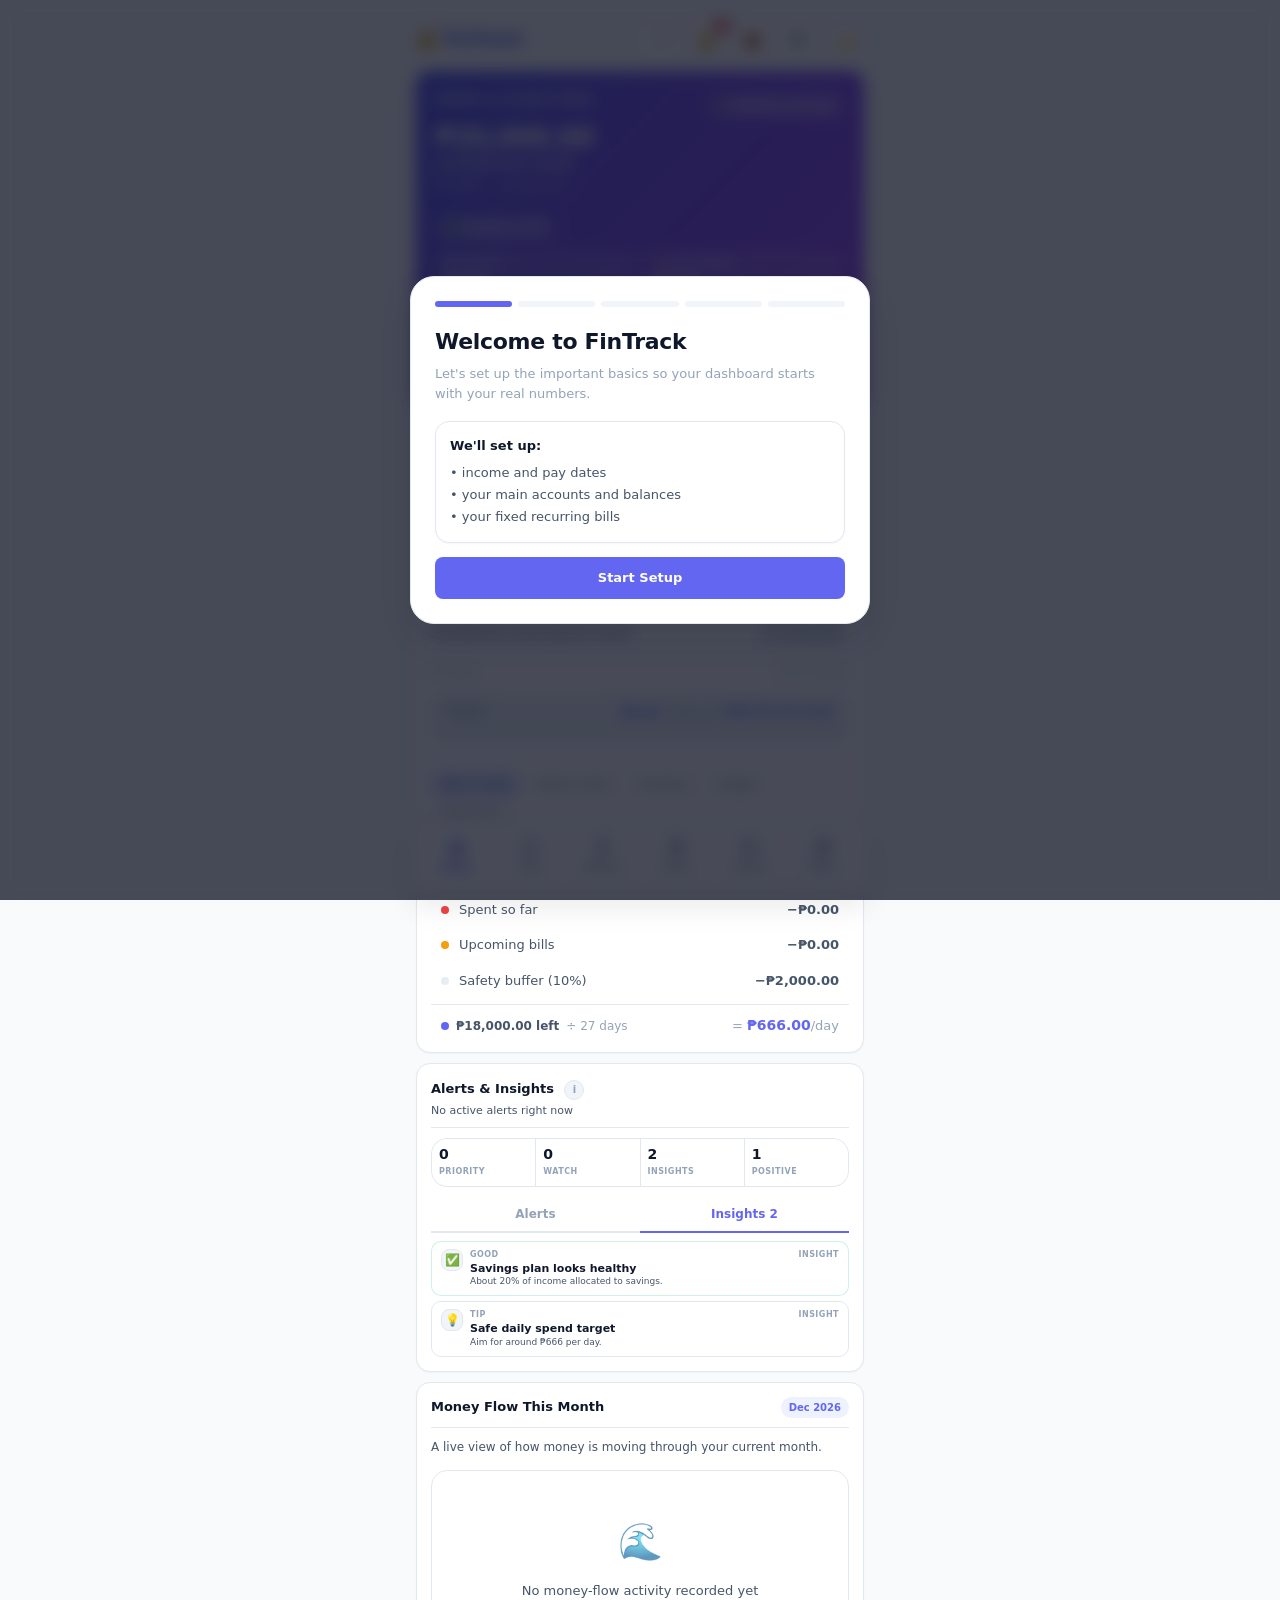
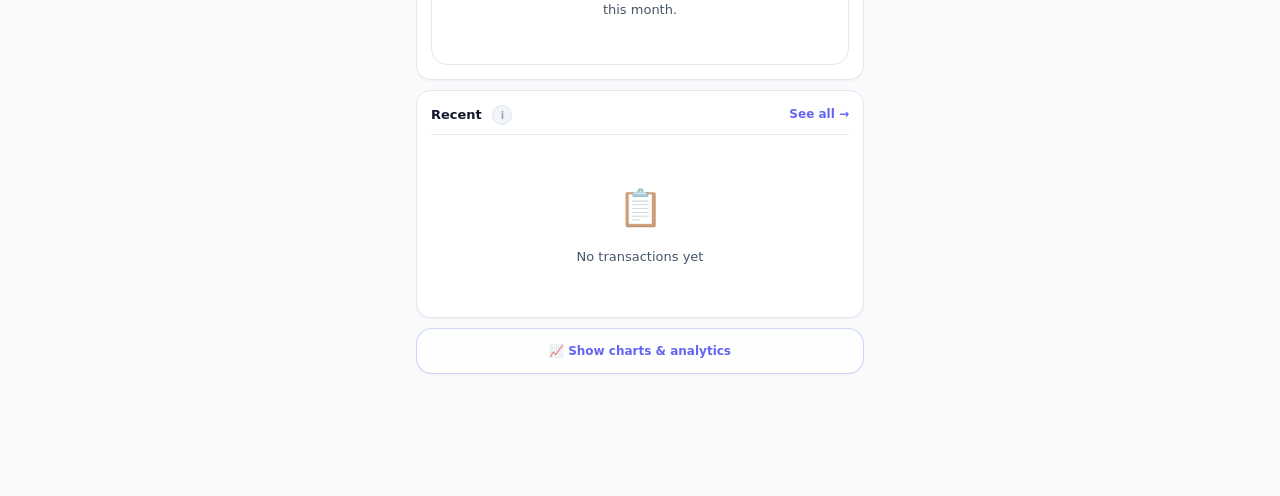
<file: index.html>
<!DOCTYPE html>
<html lang="en">
<head>
<meta charset="UTF-8">
<meta name="viewport" content="width=device-width, initial-scale=1.0">
<title>Finance Tracker</title>
<link rel="icon" href="data:,">

<link rel="stylesheet" href="css/base.css">
<link rel="stylesheet" href="css/layout.css">
<link rel="stylesheet" href="css/components.css">
<link rel="stylesheet" href="css/features.css">
<link rel="stylesheet" href="css/responsive.css">

</head>
<body>

<div class="app">
<div class="topbar">
  <h1>💰 FinTrack</h1>
  <div class="topbar-actions">
    <button class="icon-btn" id="help-toggle-btn" onclick="toggleHelpMode()" title="Help mode" aria-label="Help mode">❔</button>
    <div class="notif-wrap">
      <button class="icon-btn" id="tour-target-bell" onclick="toggleNotifications()" title="Notifications" aria-label="Notifications">🔔</button>
      <div class="notif-badge" id="notif-badge" style="display:none"></div>
      <div class="notif-panel" id="notif-panel">
        <div class="notif-head">
          <div class="notif-head-left">
            <span class="notif-head-icon">🔔</span>
            <span class="notif-head-title">Notifications</span>
            <span class="notif-head-count" id="notif-head-count"></span>
          </div>
          <button class="notif-close-btn" onclick="toggleNotifications()" aria-label="Close">✕</button>
        </div>
        <div id="notif-list"></div>
        <div class="notif-section" id="notif-due-section">
          <div class="notif-section-title">Due Soon</div>
          <div id="notif-due-soon"></div>
        </div>
        <div class="notif-section">
          <div class="notif-section-title">Cashflow Forecast</div>
          <div id="notif-cashflow"></div>
        </div>
      </div>
    </div>
    <button class="icon-btn" onclick="exportCSV()" title="Export CSV" aria-label="Export CSV">📥</button>
    <button class="icon-btn" id="layout-toggle-btn" onclick="openWidgetSettings()" title="Customize dashboard layout" aria-label="Customize dashboard layout">⚙</button>
    <button class="icon-btn" id="dark-toggle" onclick="toggleDark()" title="Toggle theme" aria-label="Toggle dark mode">🌙</button>
  </div>
</div>

<!-- Widget settings floating popup -->
<div id="widget-settings-panel" style="display:none"></div>

<!-- DASHBOARD -->
<div class="section active" id="sec-dashboard">
  <div class="card greeting" id="greeting-card"></div>

  <!-- Getting started prompt (shown once after skipping onboarding) -->
  <div id="gs-card"></div>

  <!-- Cashflow timeline -->

  <div class="card safe-spend-card" id="safe-spend-card">
    <div class="card-header">
    </div>
    <div id="safe-spend-content"></div>
  </div>

  <!-- Compact forecast + payday row -->
  <div id="compact-forecast" style="display:none"></div>

  <!-- Salary receive prompt -->
  <div id="salary-prompt-card"></div>

  <!-- Upcoming bills (only if any unpaid) -->
  <div id="upcoming-bills-card"></div>

  <!-- Combined Alerts & Insights (tabbed, hidden if empty) -->
  <div id="alerts-insights-card"></div>

  <!-- Money flow -->
  <div id="money-flow-card"></div>

  <!-- Debt focus -->
  <div id="debt-focus-card"></div>

  <!-- Installments mini (dashboard) -->
  <div id="installments-card-mini"></div>

  <!-- Budget: only problem categories -->
  <div id="budget-attention-card"></div>

  <!-- Recent transactions -->
  <div class="card" id="recent-tx-card"><div class="card-header"><span class="card-title">Recent <span class="tooltip-anchor"><button class="tooltip-dot" onclick="toggleTooltip(event,'tip-recent')">i</button><span class="tooltip-pop" id="tip-recent"><div class="tooltip-title"></div><div class="tooltip-body"></div></span></span></span><span style="font-size:12px;color:var(--accent);cursor:pointer;font-weight:600" onclick="showTab('history')">See all →</span></div><div id="recent-tx"></div></div>

  <!-- Show More analytics -->
  <button class="show-more-btn" id="show-more-toggle" onclick="toggleShowMore()">📈 Show charts & analytics</button>
  <div id="analytics-expanded" style="display:none">
    <div class="card">
      <div class="card-header">
        <span class="card-title">This Month Summary</span>
        <span class="card-badge">Review</span>
      </div>
      <div id="analytics-summary"></div>
    </div>

    <div class="card">
      <div class="card-header">
        <span class="card-title">Spending Calendar</span>
        <span class="card-badge">This month</span>
      </div>
      <div id="spending-calendar"></div>
    </div>

    <div class="card">
      <div class="card-header">
        <span class="card-title">Top Insights</span>
        <span class="card-badge">What to know</span>
      </div>
      <div id="analytics-insights"></div>
    </div>

    <div class="card">
      <div class="card-header">
        <span class="card-title">Spending Breakdown</span>
        <span class="card-badge" id="donut-month"></span>
      </div>
      <div id="donut-area"></div>
    </div>

    <div class="card">
      <div class="card-header">
        <span class="card-title">Budget Focus</span>
        <span class="card-badge">Attention areas</span>
      </div>
      <div id="budget-focus"></div>
    </div>

    <div class="card" id="budget-bars-card">
      <div class="card-header">
        <span class="card-title">All Budgets</span>
        <span class="card-badge">Full list</span>
      </div>
      <div id="budget-bars"></div>
    </div>

    <div class="card">
      <div class="card-header">
        <span class="card-title">6-Month Trend</span>
        <span class="card-badge">Pattern</span>
      </div>
      <div id="trend-summary" style="margin-bottom:12px"></div>
      <div id="month-chart"></div>
    </div>

    <!-- Hidden legacy hooks so existing render logic keeps working -->
    <div style="display:none">
      <div id="stats-grid"></div>
      <div id="health-mini"></div>
    </div>
  </div>
</div>

<!-- ADD -->
<div class="section" id="sec-add">
  <div class="add-page-hero">
    <div>
      <div class="add-page-eyebrow">Log money movement</div>
      <h2>Add Transaction</h2>
      <p>Capture expenses and income while keeping balances accurate.</p>
    </div>
    <button class="btn btn-ghost btn-sm add-sms-hero-btn" onclick="openSmsModal()">📱 SMS</button>
  </div>

  <div class="card add-form-card add-expense-card">
    <div class="card-header add-form-head">
      <div>
        <span class="card-title">New Expense <span class="tooltip-anchor"><button class="tooltip-dot" onclick="toggleTooltip(event,'tip-add-expense')">i</button><span class="tooltip-pop" id="tip-add-expense"><div class="tooltip-title"></div><div class="tooltip-body"></div></span></span></span>
        <div class="add-form-sub">Record spending from a wallet or bank account.</div>
      </div>
      <span class="add-form-badge expense">Spend</span>
    </div>
    <div class="input-row">
      <div class="input-group" id="tour-target-amount"><label class="input-label">Amount (₱)</label><input type="number" class="input" id="f-amount" placeholder="0.00" oninput="updateAddPreviews()"></div>
      <div class="input-group" id="tour-target-date"><label class="input-label">Date</label><input type="date" class="input" id="f-date"></div>
    </div>
    <div class="input-row">
      <div class="input-group" id="tour-target-category"><label class="input-label">Category</label><select class="input" id="f-cat" onchange="toggleCustom();updateAddPreviews();renderExpenseSuggestions()"></select></div>
      <div class="input-group" id="tour-target-account"><label class="input-label">Account</label><select class="input" id="f-account" onchange="updateAddPreviews()"></select></div>
    </div>
    <div class="input-group" id="custom-cat-wrap" style="display:none"><label class="input-label">Custom Category Name</label><input type="text" class="input" id="f-custom-cat" placeholder="e.g. Birthday Gift" oninput="onCustomCatInput()"></div>
    <div class="input-group" id="custom-cat-group-wrap" style="display:none"><label class="input-label">Tag as</label>
      <div class="cat-group-picker">
        <button type="button" class="cat-group-btn" id="cgb-needs" onclick="selectCatGroup('needs')">🟢 Need</button>
        <button type="button" class="cat-group-btn active-wants" id="cgb-wants" onclick="selectCatGroup('wants')">🔵 Want</button>
        <button type="button" class="cat-group-btn" id="cgb-savings" onclick="selectCatGroup('savings')">🟣 Savings</button>
      </div>
      <div id="cat-group-suggestion" style="font-size:11px;color:var(--text3);margin-top:5px;display:none"></div>
    </div>
    <div id="expense-balance-preview" class="add-balance-preview" style="display:none;margin-bottom:8px"></div>
    <div class="input-row add-last-row">
      <div class="input-group" id="tour-target-note"><label class="input-label">Note (optional)</label><input type="text" class="input" id="f-note" placeholder="e.g. SM Supermarket"></div>
      <button class="btn btn-primary" id="tour-target-submit-expense" onclick="addEntry()">Add Expense</button>
    </div>
    <div class="input-group" style="margin-top:4px">
      <label class="input-label">Tags <span style="color:var(--text3);font-weight:400">(optional, comma-separated)</span></label>
      <input type="text" class="input" id="f-tags" placeholder="e.g. work, reimbursable, travel" oninput="renderTagSuggestions()">
      <div id="tag-suggestions" class="quick-actions" style="margin-top:6px;flex-wrap:wrap"></div>
    </div>
  </div>
  <div class="card add-quick-card">
    <div class="card-header"><span class="card-title">Quick Add</span><span class="card-badge">Common</span></div>
    <div class="quick-actions" id="quick-buttons"></div>
  </div>
  <div class="card add-form-card add-income-card">
    <div class="card-header add-form-head">
      <div>
        <span class="card-title">Extra Income <span class="tooltip-anchor"><button class="tooltip-dot" onclick="toggleTooltip(event,'tip-add-income')">i</button><span class="tooltip-pop" id="tip-add-income"><div class="tooltip-title"></div><div class="tooltip-body"></div></span></span></span>
        <div class="add-form-sub">Add money received outside regular tracking.</div>
      </div>
      <span class="add-form-badge income">Income</span>
    </div>
    <div class="input-row">
      <div class="input-group"><label class="input-label">Amount (₱)</label><input type="number" class="input" id="inc-amount" placeholder="0.00" oninput="updateAddPreviews()"></div>
      <div class="input-group"><label class="input-label">Date</label><input type="date" class="input" id="inc-date"></div>
    </div>
    <div class="input-row">
      <div class="input-group"><label class="input-label">Source</label><select class="input" id="inc-source" onchange="renderIncomeSuggestions()"><option>Freelance</option><option>Bonus</option><option>13th Month Pay</option><option>Side Hustle</option><option>Gift/Reward</option><option>Salary</option><option>Refund</option><option>Borrowed Money</option><option>Loan Release</option><option>Cash Advance / Debt Proceeds</option><option>Other</option></select></div>
      <div class="input-group"><label class="input-label">Account</label><select class="input" id="inc-account" onchange="updateAddPreviews()"></select></div>
    </div>
    <div id="income-balance-preview" class="add-balance-preview" style="display:none;margin-bottom:8px"></div>
    <div class="input-row add-last-row">
      <div class="input-group"><label class="input-label">Note</label><input type="text" class="input" id="inc-note" placeholder="e.g. Logo design"></div>
      <button class="btn btn-success" onclick="addIncome()">Add Income</button>
    </div>
  </div>
  <div class="card">
    <div class="card-header">
      <span class="card-title">XM Trading</span>
      <span class="card-badge" style="background:var(--amber-soft,#fef9c3);color:var(--amber,#b45309)">📊 Risk</span>
    </div>
    <div style="font-size:13px;color:var(--text2);line-height:1.6;margin-bottom:10px">
      Deposit to XM via <strong>Transfer</strong>. When you're done trading, close the cycle here to record your profit or loss.
    </div>
    <div style="font-size:13px;color:var(--text3);margin-bottom:14px">
      XM Wallet capital at risk: <strong id="xm-balance-display">₱0.00</strong>
    </div>
    <button class="btn btn-primary" onclick="openTradeCycle()">Close Trade Cycle</button>
  </div>
</div>

<!-- HISTORY -->
<div class="section" id="sec-history">
  <div class="history-topbar">
    <div class="history-topbar-copy">
      <div class="card-title">History <span class="tooltip-anchor"><button class="tooltip-dot" onclick="toggleTooltip(event,'tip-history')">i</button><span class="tooltip-pop" id="tip-history"><div class="tooltip-title"></div><div class="tooltip-body"></div></span></span></div>
      <div class="history-topbar-sub" id="history-topbar-sub">Showing this month's activity. Open Search & Filters to refine the list.</div>
    </div>
    <div class="history-topbar-actions">
      <div class="history-view-toggle" role="tablist">
        <button class="hvt-btn hvt-active" id="hist-view-list" onclick="setHistoryViewMode('list')" title="List view">List</button>
        <button class="hvt-btn" id="hist-view-analytics" onclick="setHistoryViewMode('analytics')" title="Analytics view">Analytics</button>
      </div>
      <button class="btn btn-ghost btn-sm history-filter-toggle" id="history-filter-toggle" onclick="openHistoryDrawer()"><span>Filters</span><span class="history-filter-toggle-count" id="history-filter-count" style="display:none">0</span></button>
    </div>
  </div>
  <div id="history-active-filters"></div>
  <div class="history-drawer-scrim" id="history-drawer-scrim" onclick="if(event.target===this)closeHistoryDrawer()"></div>
  <div class="card history-drawer" id="history-drawer" aria-hidden="true">
    <div class="card-header history-drawer-head"><div><span class="card-title">Search & Filters</span><div class="history-drawer-sub">Refine History without pushing the stats off screen.</div></div><button class="btn-icon" type="button" onclick="closeHistoryDrawer()" aria-label="Close history filters">x</button></div>
    <div class="input-group" style="margin-bottom:12px"><label class="input-label">Search</label><input type="text" class="input" id="hist-search" placeholder="Search note, category, source, amount..." oninput="scheduleRender()"></div>
    <div class="input-row history-filter-top-row" style="margin-bottom:12px">
      <div class="input-group history-category-group" style="margin:0"><label class="input-label">Category</label><div id="hist-filter-wrap"></div></div>
      <div class="input-group" style="margin:0"><label class="input-label">Month</label><input type="month" class="input history-picker-input" id="hist-month" onchange="handleHistoryMonthChange()" onclick="openHistoryPicker(this)"></div>
    </div>
    <div class="input-row" style="margin-bottom:12px">
      <div class="input-group" style="margin:0"><label class="input-label">Specific Day</label><input type="date" class="input history-picker-input" id="hist-day" onchange="handleHistoryDayChange()" onclick="openHistoryPicker(this)"></div>
      <div class="input-group" style="margin:0"><label class="input-label">Week</label><input type="week" class="input history-picker-input" id="hist-week" onchange="handleHistoryWeekChange()" onclick="openHistoryPicker(this)"></div>
    </div>
    <div class="input-group" style="margin-bottom:12px">
      <label class="input-label">Quick Range</label>
      <div class="quick-actions history-quick-ranges" id="hist-quick-ranges"></div>
      <input type="hidden" id="hist-quick-preset">
    </div>
    <div class="input-row" style="margin-bottom:12px">
      <div class="input-group" style="margin:0"><label class="input-label">From</label><input type="date" class="input history-picker-input" id="hist-from" onchange="handleHistoryRangeChange()" onclick="openHistoryPicker(this)"></div>
      <div class="input-group" style="margin:0"><label class="input-label">To</label><input type="date" class="input history-picker-input" id="hist-to" onchange="handleHistoryRangeChange()" onclick="openHistoryPicker(this)"></div>
    </div>
    <div class="input-row" style="margin-bottom:12px">
      <div class="input-group" style="margin:0"><label class="input-label">Type</label><select class="input" id="hist-type" onchange="render()"><option value="all">All</option><option value="expense">Expenses</option><option value="income">Income</option></select></div>
      <div class="input-group" style="margin:0"><label class="input-label">Sort</label><select class="input" id="hist-sort" onchange="render()"><option value="newest">Newest</option><option value="oldest">Oldest</option><option value="highest">Highest Amount</option><option value="lowest">Lowest Amount</option></select></div>
    </div>
    <div class="input-row" style="margin-bottom:12px">
      <div class="input-group" style="margin:0"><label class="input-label">Group By</label><select class="input" id="hist-group" onchange="render()"><option value="none">Transactions</option><option value="day">Day</option><option value="category">Category</option><option value="account">Account</option></select></div>
      <div class="input-group" style="margin:0"><label class="input-label">Preset Name</label><input type="text" class="input" id="hist-preset-name" placeholder="Bills this month"></div>
    </div>
    <div class="input-group" style="margin-bottom:12px"><label class="input-label">Account</label><select class="input" id="hist-account" onchange="render()"></select></div>
    <div class="input-row" style="margin-bottom:12px">
      <div class="input-group" style="margin:0"><label class="input-label">Min Amount (₱)</label><input type="number" class="input" id="hist-min" placeholder="0" oninput="scheduleRender()"></div>
      <div class="input-group" style="margin:0"><label class="input-label">Max Amount (₱)</label><input type="number" class="input" id="hist-max" placeholder="Any" oninput="scheduleRender()"></div>
    </div>
    <div class="input-group" style="margin-bottom:12px" id="hist-tag-group">
      <label class="input-label">Filter by Tag <span id="hist-tag-active-label" style="color:var(--accent);font-weight:700"></span></label>
      <input type="hidden" id="hist-tag">
      <div id="hist-tag-chips" class="quick-actions" style="flex-wrap:wrap"></div>
    </div>
    <div style="display:flex;gap:8px;flex-wrap:wrap">
      <button class="btn btn-ghost btn-sm" onclick="saveHistoryPreset()">Save Preset</button>
      <button class="btn btn-ghost btn-sm" onclick="resetHistoryFilters()">Reset Filters</button>
      <button class="btn btn-ghost btn-sm" onclick="openCsvImportModal()">📤 Import</button>
      <button class="btn btn-ghost btn-sm" onclick="exportCSV()">📥 CSV</button>
    </div>
    <div id="hist-presets" class="history-drawer-presets"></div>
  </div>
  <div id="history-summary"></div>
  <div id="history-bulk"></div>
  <div id="history-content"></div>
  <div id="history-analytics" style="display:none"></div>
  <div class="card" style="margin-top:12px"><div class="card-header"><span class="card-title">Income History</span></div><div id="income-history"></div></div>
</div>

<!-- GOALS -->
<div class="section" id="sec-goals">
  <div class="card"><div class="card-header"><span class="card-title">Financial Health <span class="tooltip-anchor"><button class="tooltip-dot" onclick="toggleTooltip(event,'tip-goals')">i</button><span class="tooltip-pop" id="tip-goals"><div class="tooltip-title"></div><div class="tooltip-body"></div></span></span></span></div><div id="health-score"></div></div>
  <div id="goals-timeline-card"></div>
  <div class="card">
    <div class="card-header"><span class="card-title">Savings Goals</span><button class="btn btn-sm btn-ghost" onclick="openModal('modal-add-goal')">+ Add</button></div>
    <div id="goals-list"></div>
  </div>
  <div class="card">
    <div class="card-header"><span class="card-title">Wishlist</span><button class="btn btn-sm btn-ghost" onclick="openModal('modal-add-wish')">+ Add</button></div>
    <div id="wishlist"></div>
  </div>
  <div class="card"><div class="card-header"><span class="card-title">Emergency Fund Calculator</span></div><div id="ef-calc"></div></div>
  <div class="card">
    <div class="card-header"><span class="card-title">🤝 People Owe Me</span><button class="btn btn-sm btn-ghost" onclick="openAddSplitModal()">+ Add Split</button></div>
    <div id="splits-card"></div>
  </div>
</div>

<!-- DEBTS -->
<div class="section" id="sec-debts">
  <div id="installments-card"></div>
  <div class="card">
    <div class="card-header"><span class="card-title">Debt Tracker</span><button class="btn btn-sm btn-ghost" onclick="openModal('modal-add-debt')">+ Add</button></div>
    <div id="debt-summary"></div>
    <div id="debt-list"></div>
  </div>
</div>

<!-- MORE -->
<div class="section" id="sec-more"><div id="tour-target-more-root"></div>
  <div class="card" id="tour-target-networth-card"><div class="card-header"><span class="card-title">Net Worth <span class="tooltip-anchor"><button class="tooltip-dot" onclick="toggleTooltip(event,'tip-more')">i</button><span class="tooltip-pop" id="tip-more"><div class="tooltip-title"></div><div class="tooltip-body"></div></span></span></span><div style="display:flex;gap:6px;align-items:center"><button class="btn btn-sm btn-ghost nw-view-toggle" id="nw-view-toggle-btn" onclick="toggleNwView()" title="Toggle view"></button><button class="btn btn-sm btn-ghost" onclick="openTransferModal()">Transfer</button><button class="btn btn-sm btn-ghost" id="tour-target-networth-add" onclick="openNetWorthAdd()">+ Add</button></div></div>
    <div id="nw-overview"></div>
    <div id="nw-inputs"></div>
    <button class="btn btn-primary btn-sm nw-save-btn" id="tour-target-networth-save" onclick="saveNetWorth()">Save Balances</button>
    <div id="nw-total"></div>
  </div>
  <div class="card"><div class="card-header"><span class="card-title">Net Worth History</span></div><div id="nw-chart"></div></div>
  <div class="card"><div class="card-header"><span class="card-title">Transfer History</span><span class="card-badge">Account moves</span></div><div id="transfer-history"></div></div>
  <div class="card"><div class="card-header"><span class="card-title">Annual Report — <span id="year-label"></span></span><div style="display:flex;gap:4px"><button class="btn-icon" onclick="changeYear(-1)">◀</button><button class="btn-icon" onclick="changeYear(1)">▶</button></div></div>
    <div class="stats-grid" id="year-stats"></div>
    <div id="year-chart" style="margin-top:14px"></div>
    <div id="year-top" style="margin-top:14px"></div>
  </div>
  <div class="card"><div class="card-header"><span class="card-title">Monthly Report</span></div><div id="monthly-report-wrap"></div></div>
  <div class="card"><div class="card-header"><span class="card-title">Financial Journal</span><button class="btn btn-sm btn-ghost" onclick="openModal('modal-add-journal')">+ Add</button></div><div id="journal-list"></div></div>
  <section class="budget-hub" id="budgets-hub" aria-labelledby="budgets-hub-title">
    <header class="budget-hub-header">
      <div class="budget-hub-eyebrow">SECTION</div>
      <h2 class="budget-hub-title" id="budgets-hub-title">Budgets</h2>
      <p class="budget-hub-meta">Plan, review, and adjust your spending allocation in one place.</p>
    </header>
    <div class="card"><div class="card-header"><span class="card-title">50/30/20 Rule</span><span class="card-badge">Framework</span></div><div id="rule-content"></div></div>
    <div class="card">
      <div class="card-header">
        <span class="card-title">Budget Strategy</span>
        <span class="card-badge">Needs / Wants / Savings</span>
      </div>
      <div id="budget-strategy-card"></div>
    </div>
    <div class="card">
      <div class="card-header">
        <span class="card-title">Budget Review</span>
        <span class="card-badge">This month</span>
      </div>
      <div id="budget-review-card"></div>
    </div>
  </section>
  <div class="card">
    <div class="card-header">
      <span class="card-title">Month Close Wizard</span>
      <span class="card-badge">Preview</span>
    </div>
    <div id="month-close-card"></div>
  </div>
  <div class="card"><div class="card-header"><span class="card-title">Settings</span><div style="display:flex;gap:8px"><button class="btn btn-sm btn-ghost" id="tour-target-smart-setup" onclick="openModal('modal-smart-budget')">Smart Setup</button><button class="btn btn-sm btn-ghost" onclick="openSmartRefresh()">Smart Refresh</button><button class="btn btn-sm btn-ghost" id="tour-target-rebalance" onclick="openBudgetRebalance()">Rebalance</button></div></div>
    <div id="settings-content"></div>
  </div>
  <div class="card" id="tour-target-recurring-card"><div class="card-header"><span class="card-title">Recurring Bills & Income</span><div style="display:flex;gap:8px"><button class="btn btn-sm btn-ghost" onclick="openRecurringBatchAssistant()">Batch</button><button class="btn btn-sm btn-ghost" onclick="openModal('modal-add-recurring')">+ Add</button></div></div><div id="recurring-manager"></div></div>
  <div class="card"><div class="card-header"><span class="card-title">Smart Alert Settings</span></div><div id="alert-settings"></div></div>
  <div class="card"><div class="card-header"><span class="card-title">Custom Categories</span></div><div id="custom-cat-list"></div></div>
  <div class="card" id="tour-target-backup-card"><div class="card-header"><span class="card-title">Backup & Restore</span></div>
    <div style="display:flex;gap:8px;flex-wrap:wrap">
      <button class="btn btn-sm btn-ghost" onclick="backupData()">📥 Download Backup</button>
      <button class="btn btn-sm btn-ghost" onclick="document.getElementById('restore-file').click()">📤 Restore</button>
      <input type="file" id="restore-file" accept=".json" style="display:none" onchange="restoreData(event)">
    </div>
    <div id="backup-msg" style="font-size:12px;color:var(--text3);margin-top:8px"></div>
  </div>
</div>

<nav class="bottom-nav">
  <button class="nav-item active" data-tab="dashboard" onclick="showTab('dashboard')" aria-label="Home"><svg class="nav-icon" viewBox="0 0 24 24" fill="none" stroke="currentColor" stroke-width="1.8" stroke-linecap="round" stroke-linejoin="round" aria-hidden="true"><path d="M3 12l9-9 9 9"/><path d="M5 10v9a1 1 0 0 0 1 1h3v-7h6v7h3a1 1 0 0 0 1-1v-9"/></svg>Home</button>
  <button class="nav-item" id="tour-target-nav-add" data-tab="add" onclick="showTab('add')" aria-label="Add"><svg class="nav-icon" viewBox="0 0 24 24" fill="none" stroke="currentColor" stroke-width="1.8" stroke-linecap="round" stroke-linejoin="round" aria-hidden="true"><circle cx="12" cy="12" r="9"/><path d="M12 8v8M8 12h8"/></svg>Add</button>
  <button class="nav-item" data-tab="history" onclick="showTab('history')" aria-label="History"><svg class="nav-icon" viewBox="0 0 24 24" fill="none" stroke="currentColor" stroke-width="1.8" stroke-linecap="round" stroke-linejoin="round" aria-hidden="true"><path d="M9 5H7a2 2 0 0 0-2 2v12a2 2 0 0 0 2 2h10a2 2 0 0 0 2-2V7a2 2 0 0 0-2-2h-2"/><rect x="9" y="3" width="6" height="4" rx="1"/><path d="M9 12h6M9 16h4"/></svg>History</button>
  <button class="nav-item" data-tab="goals" onclick="showTab('goals')" aria-label="Goals"><svg class="nav-icon" viewBox="0 0 24 24" fill="none" stroke="currentColor" stroke-width="1.8" stroke-linecap="round" stroke-linejoin="round" aria-hidden="true"><circle cx="12" cy="12" r="9"/><circle cx="12" cy="12" r="5"/><circle cx="12" cy="12" r="1.4" fill="currentColor"/></svg>Goals</button>
  <button class="nav-item" data-tab="debts" onclick="showTab('debts')" aria-label="Debts"><svg class="nav-icon" viewBox="0 0 24 24" fill="none" stroke="currentColor" stroke-width="1.8" stroke-linecap="round" stroke-linejoin="round" aria-hidden="true"><rect x="2.5" y="5.5" width="19" height="13" rx="2"/><path d="M2.5 10h19M6 15h4"/></svg>Debts</button>
  <button class="nav-item" data-tab="more" onclick="showTab('more')" aria-label="More"><svg class="nav-icon" viewBox="0 0 24 24" fill="none" stroke="currentColor" stroke-width="1.8" stroke-linecap="round" stroke-linejoin="round" aria-hidden="true"><rect x="3.5" y="3.5" width="7" height="7" rx="1.4"/><rect x="13.5" y="3.5" width="7" height="7" rx="1.4"/><rect x="3.5" y="13.5" width="7" height="7" rx="1.4"/><rect x="13.5" y="13.5" width="7" height="7" rx="1.4"/></svg>More</button>
</nav>
</div>

<!-- ALL MODALS (same as before) -->
<div class="modal-overlay" id="modal-add-goal" onclick="if(event.target===this)closeModal(this.id)"><div class="modal"><div class="modal-handle"></div><h3>New Savings Goal</h3>
  <div class="input-group"><label class="input-label">Goal Name</label><input type="text" class="input" id="g-name" placeholder="e.g. Emergency Fund"></div>
  <div class="input-row"><div class="input-group"><label class="input-label">Target (₱)</label><input type="number" class="input" id="g-target" placeholder="270000"></div><div class="input-group"><label class="input-label">Current (₱)</label><input type="number" class="input" id="g-current" placeholder="0"></div></div>
  <div class="input-row"><div class="input-group"><label class="input-label">Monthly Contribution (₱)</label><input type="number" class="input" id="g-monthly" placeholder="15000"></div><div class="input-group"><label class="input-label">Target Date <span style="font-weight:400;color:var(--text3)">(optional)</span></label><input type="date" class="input" id="g-target-date"></div></div>
  <div class="modal-actions"><button class="btn btn-ghost" onclick="closeModal('modal-add-goal')">Cancel</button><button class="btn btn-primary" onclick="addGoal()">Add Goal</button></div>
</div></div>

<div class="modal-overlay" id="modal-edit-goal" onclick="if(event.target===this)closeModal(this.id)"><div class="modal"><div class="modal-handle"></div><h3>Edit Goal</h3>
  <div class="input-group"><label class="input-label">Name</label><input type="text" class="input" id="mg-name"></div>
  <div class="input-row"><div class="input-group"><label class="input-label">Target (₱)</label><input type="number" class="input" id="mg-target"></div><div class="input-group"><label class="input-label">Current (₱)</label><input type="number" class="input" id="mg-current"></div></div>
  <div class="input-row"><div class="input-group"><label class="input-label">Monthly (₱)</label><input type="number" class="input" id="mg-monthly"></div><div class="input-group"><label class="input-label">Target Date <span style="font-weight:400;color:var(--text3)">(optional)</span></label><input type="date" class="input" id="mg-target-date"></div></div>
  <div class="modal-actions"><button class="btn btn-ghost" onclick="closeModal('modal-edit-goal')">Cancel</button><button class="btn btn-danger btn-sm" onclick="deleteGoal()">Delete</button><button class="btn btn-primary" onclick="saveGoalEdit()">Save</button></div>
</div></div>

<div class="modal-overlay" id="modal-goal-contribution" onclick="if(event.target===this)closeModal(this.id)"><div class="modal goal-contribution-modal"><div class="modal-handle"></div><h3>Log Goal Contribution</h3>
  <div id="gc-impact"></div>
  <div class="input-group"><label class="input-label">Amount (₱)</label><input type="number" class="input" id="gc-amount" placeholder="0.00" oninput="updateGoalContributionPreview()"></div>
  <div class="goal-contribution-quick" id="gc-quick-amounts"></div>
  <div class="input-row"><div class="input-group"><label class="input-label">Date</label><input type="date" class="input" id="gc-date"></div><div class="input-group"><label class="input-label">Account</label><select class="input" id="gc-account" onchange="updateGoalContributionPreview()"></select></div></div>
  <div id="gc-balance-preview" class="add-balance-preview" style="margin-bottom:14px"></div>
  <div class="input-group"><label class="input-label">Note</label><input type="text" class="input" id="gc-note" placeholder="Optional note"></div>
  <div class="modal-actions"><button class="btn btn-ghost" onclick="closeModal('modal-goal-contribution')">Cancel</button><button class="btn btn-primary" id="gc-save-btn" onclick="saveGoalContribution()">Save</button></div>
</div></div>

<div class="modal-overlay" id="modal-goal-history" onclick="if(event.target===this)closeModal(this.id)"><div class="modal goal-history-modal"><div class="modal-handle"></div><h3 id="gh-title">Goal Contribution History</h3><div id="gh-list"></div><div class="modal-actions"><button class="btn btn-primary" onclick="closeModal('modal-goal-history')">Close</button></div></div></div>

<div class="modal-overlay" id="modal-add-wish" onclick="if(event.target===this)closeModal(this.id)"><div class="modal"><div class="modal-handle"></div><h3>Add to Wishlist</h3>
  <div class="input-group"><label class="input-label">Item</label><input type="text" class="input" id="w-name" placeholder="e.g. AirPods" oninput="updateWishPlanPreview()"></div>
  <div class="input-row"><div class="input-group"><label class="input-label">Price (₱)</label><input type="number" class="input" id="w-price" placeholder="0" oninput="updateWishPlanPreview()"></div><div class="input-group"><label class="input-label">Priority</label><select class="input" id="w-priority" onchange="updateWishPlanPreview()"><option>Low</option><option>Medium</option><option selected>Want</option><option>Need Soon</option></select></div></div>
  <div id="wish-plan-preview" class="wish-plan-preview" aria-live="polite"></div>
  <div class="modal-actions"><button class="btn btn-ghost" onclick="closeModal('modal-add-wish')">Cancel</button><button class="btn btn-primary" onclick="addWish()">Add</button></div>
</div></div>

<div class="modal-overlay" id="modal-wish-purchase" onclick="if(event.target===this)closeModal(this.id)"><div class="modal wish-purchase-modal"><div class="modal-handle"></div><h3>Buy Wishlist Item</h3>
  <div id="wish-purchase-impact"></div>
  <div class="input-row"><div class="input-group"><label class="input-label">Account</label><select class="input" id="wish-buy-account" onchange="updateWishPurchasePreview()"></select></div><div class="input-group"><label class="input-label">Date</label><input type="date" class="input" id="wish-buy-date"></div></div>
  <div id="wish-buy-balance-preview" class="add-balance-preview" style="margin-bottom:14px"></div>
  <div class="modal-actions"><button class="btn btn-ghost" onclick="closeModal('modal-wish-purchase')">Cancel</button><button class="btn btn-primary" id="wish-buy-save" onclick="confirmWishPurchase()">Buy & Log</button></div>
</div></div>

<div class="modal-overlay" id="modal-add-debt" onclick="if(event.target===this)closeModal(this.id)"><div class="modal"><div class="modal-handle"></div><h3>Add Debt</h3>
  <div class="input-row"><div class="input-group"><label class="input-label">Name</label><input type="text" class="input" id="d-name" placeholder="e.g. Credit Card"></div><div class="input-group"><label class="input-label">Debt Product</label><select class="input" id="d-type" onchange="toggleDebtTypeFields()"><option>Credit Card</option><option>Personal Loan</option><option>Friend/Family</option><option>BNPL</option><option>Other</option></select></div></div>
  <div class="input-row"><div class="input-group"><label class="input-label">Total Owed (₱)</label><input type="number" class="input" id="d-total" placeholder="0"></div><div class="input-group"><label class="input-label">Monthly Payment (₱)</label><input type="number" class="input" id="d-payment" placeholder="0"></div></div>
  <div class="input-row-3"><div class="input-group" id="d-lender-type-group" style="display:none"><label class="input-label">Lender Type</label><select class="input" id="d-lender-type"><option>Bank</option><option>Credit Card Issuer</option><option>Fintech / BNPL</option><option>Employer</option><option>Friend/Family</option><option>Other</option></select></div><div class="input-group"><label class="input-label">Minimum Due (₱)</label><input type="number" class="input" id="d-min-due" placeholder="0"></div><div class="input-group"><label class="input-label">Late Fee Risk</label><select class="input" id="d-late-fee-risk"><option>Low</option><option>Medium</option><option>High</option><option>Unknown</option></select></div></div>
  <div class="input-row"><div class="input-group"><label class="input-label">Interest (%/yr)</label><input type="number" class="input" id="d-interest" placeholder="0" step="0.1"></div><div class="input-group"><label class="input-label">Due Date</label><input type="text" class="input" id="d-due" placeholder="e.g. 15th or 2026-04-20"></div></div>
  <div class="input-group" id="d-deadline-group" style="display:none"><label class="input-label">Repayment Deadline</label><input type="date" class="input" id="d-deadline"><div style="font-size:11px;color:var(--text3);margin-top:4px">The date they expect you to fully repay</div></div>
  <div class="modal-actions"><button class="btn btn-ghost" onclick="closeModal('modal-add-debt')">Cancel</button><button class="btn btn-danger" onclick="addDebt()">Add Debt</button></div>
</div></div>


<div class="modal-overlay" id="modal-debt-payment" onclick="if(event.target===this)closeModal(this.id)"><div class="modal debt-payment-modal"><div class="modal-handle"></div><h3>Log Debt Payment</h3>
  <div style="font-size:13px;color:var(--text2);line-height:1.6;margin-bottom:14px" id="dp-debt-name">Debt payment</div>
  <div id="dp-impact"></div>
  <div class="input-row"><div class="input-group"><label class="input-label">Amount (₱)</label><input type="number" class="input" id="dp-amount" placeholder="0.00" oninput="updateDebtPaymentPreview()"></div><div class="input-group"><label class="input-label">Date</label><input type="date" class="input" id="dp-date"></div></div>
  <div class="debt-payment-quick" id="dp-quick-amounts"></div>
  <div class="input-row"><div class="input-group"><label class="input-label">Account</label><select class="input" id="dp-account" onchange="updateDebtPaymentPreview()"></select></div><div class="input-group"><label class="input-label">Mark monthly payment</label><select class="input" id="dp-mark-paid" onchange="updateDebtPaymentPreview()"><option value="yes" selected>Yes</option><option value="no">No</option></select></div></div>
  <div class="input-group"><label class="input-label">Bank Transfer Fee (optional)</label><input type="number" class="input" id="dp-fee" placeholder="0.00" oninput="updateDebtPaymentPreview()"></div>
  <div style="display:flex;gap:6px;flex-wrap:wrap;margin:-4px 0 14px"><button class="quick-chip" type="button" onclick="setDebtPaymentFee(0)">₱0</button><button class="quick-chip" type="button" onclick="setDebtPaymentFee(15)">₱15</button><button class="quick-chip" type="button" onclick="setDebtPaymentFee(25)">₱25</button></div>
  <div id="dp-balance-preview" class="add-balance-preview" style="margin-bottom:14px"></div>
  <div class="input-group"><label class="input-label">Note</label><input type="text" class="input" id="dp-note" placeholder="Optional note"></div>
  <div class="modal-actions"><button class="btn btn-ghost" onclick="closeModal('modal-debt-payment')">Cancel</button><button class="btn btn-primary" id="dp-save-btn" onclick="saveDebtPayment()">Save Payment</button></div>
</div></div>

<div class="modal-overlay" id="modal-debt-history" onclick="if(event.target===this)closeModal(this.id)"><div class="modal debt-history-modal"><div class="modal-handle"></div><h3 id="dh-title">Payment History</h3>
  <div id="dh-list"></div>
  <div class="modal-actions"><button class="btn btn-primary" onclick="closeModal('modal-debt-history')">Close</button></div>
</div></div>

<div class="modal-overlay" id="modal-edit-debt" onclick="if(event.target===this)closeModal(this.id)"><div class="modal"><div class="modal-handle"></div><h3>Edit Debt</h3>
  <div class="input-group"><label class="input-label">Name</label><input type="text" class="input" id="md-name"></div>
  <div class="input-group"><label class="input-label">Debt Product</label><select class="input" id="md-type" onchange="toggleDebtEditTypeFields()"><option>Credit Card</option><option>Personal Loan</option><option>Friend/Family</option><option>BNPL</option><option>Other</option></select></div>
  <div class="input-row"><div class="input-group"><label class="input-label">Remaining (₱)</label><input type="number" class="input" id="md-total"></div><div class="input-group"><label class="input-label">Payment (₱/mo)</label><input type="number" class="input" id="md-payment"></div></div>
  <div class="input-row-3"><div class="input-group" id="md-lender-type-group" style="display:none"><label class="input-label">Lender Type</label><select class="input" id="md-lender-type"><option>Bank</option><option>Credit Card Issuer</option><option>Fintech / BNPL</option><option>Employer</option><option>Friend/Family</option><option>Other</option></select></div><div class="input-group"><label class="input-label">Minimum Due (₱)</label><input type="number" class="input" id="md-min-due"></div><div class="input-group"><label class="input-label">Late Fee Risk</label><select class="input" id="md-late-fee-risk"><option>Low</option><option>Medium</option><option>High</option><option>Unknown</option></select></div></div>
  <div class="input-row"><div class="input-group"><label class="input-label">Interest (%/yr)</label><input type="number" class="input" id="md-interest" step="0.1"></div><div class="input-group"><label class="input-label">Due Date</label><input type="text" class="input" id="md-due" placeholder="e.g. 15th or 2026-04-20"></div></div>
  <div class="input-group" id="md-deadline-group" style="display:none"><label class="input-label">Repayment Deadline</label><input type="date" class="input" id="md-deadline"></div>
  <div class="modal-actions"><button class="btn btn-ghost" onclick="closeModal('modal-edit-debt')">Cancel</button><button class="btn btn-danger btn-sm" onclick="deleteDebt()">Delete</button><button class="btn btn-primary" onclick="saveDebtEdit()">Save</button></div>
</div></div>

<div class="modal-overlay" id="modal-edit-cat" onclick="if(event.target===this)closeModal(this.id)"><div class="modal"><div class="modal-handle"></div><h3>Edit Category</h3>
  <div class="input-group"><label class="input-label">Name</label><input type="text" class="input" id="modal-edit-name"></div>
  <div class="input-group"><label class="input-label">Tag as</label>
    <div class="cat-group-picker">
      <button type="button" class="cat-group-btn" id="ecgb-needs" onclick="selectEditCatGroup('needs')">🟢 Need</button>
      <button type="button" class="cat-group-btn" id="ecgb-wants" onclick="selectEditCatGroup('wants')">🔵 Want</button>
      <button type="button" class="cat-group-btn" id="ecgb-savings" onclick="selectEditCatGroup('savings')">🟣 Savings</button>
    </div>
  </div>
  <div class="modal-actions"><button class="btn btn-ghost" onclick="closeModal('modal-edit-cat')">Cancel</button><button class="btn btn-primary" onclick="confirmEdit()">Save</button></div>
</div></div>

<div class="modal-overlay" id="modal-delete-cat" onclick="if(event.target===this)closeModal(this.id)"><div class="modal"><div class="modal-handle"></div><h3>Delete Category</h3>
  <p id="modal-delete-msg" style="font-size:13px;margin-bottom:8px"></p>
  <p style="font-size:12px;color:var(--text3)">Transactions will move to Miscellaneous / Buffer.</p>
  <div class="modal-actions"><button class="btn btn-ghost" onclick="closeModal('modal-delete-cat')">Cancel</button><button class="btn btn-danger" onclick="confirmDelete()">Delete</button></div>
</div></div>

<div class="modal-overlay" id="modal-cat-sort" onclick="if(event.target===this)closeModal(this.id)"><div class="modal"><div class="modal-handle"></div><h3>Sort Categories</h3>
  <p style="font-size:13px;color:var(--text2);margin-bottom:4px;line-height:1.5">Tag each custom category so the app knows how to count it in your budget split and financial health score.</p>
  <div id="cat-sort-list" style="max-height:55vh;overflow-y:auto;margin-top:8px"></div>
  <div class="modal-actions"><button class="btn btn-ghost" onclick="closeModal('modal-cat-sort')">Cancel</button><button class="btn btn-primary" onclick="saveCatSort()">Save Tags</button></div>
</div></div>

<div class="modal-overlay" id="modal-add-journal" onclick="if(event.target===this)closeModal(this.id)"><div class="modal"><div class="modal-handle"></div><h3>New Journal Entry</h3>
  <div class="input-row"><div class="input-group"><label class="input-label">Month</label><input type="month" class="input" id="j-month"></div><div class="input-group"><label class="input-label">Title</label><input type="text" class="input" id="j-title" placeholder="e.g. Monthly reflection"></div></div>
  <div class="input-group"><label class="input-label">Note</label><textarea class="input" id="j-note" placeholder="Write your thoughts..."></textarea></div>
  <div class="modal-actions"><button class="btn btn-ghost" onclick="closeModal('modal-add-journal')">Cancel</button><button class="btn btn-primary" onclick="addJournal()">Save</button></div>
</div></div>

<div class="modal-overlay" id="modal-edit-entry" onclick="if(event.target===this)closeModal(this.id)"><div class="modal"><div class="modal-handle"></div><h3>Edit Expense</h3>
  <div class="input-row">
    <div class="input-group"><label class="input-label">Date</label><input type="date" class="input" id="me-date"></div>
    <div class="input-group"><label class="input-label">Amount (₱)</label><input type="number" class="input" id="me-amount" placeholder="0.00" oninput="updateEntryEditPreview()"></div>
  </div>
  <div class="input-group"><label class="input-label">Category</label><select class="input" id="me-cat" onchange="toggleEditCustom();updateEntryEditPreview()"></select></div>
  <div class="input-group" id="me-custom-cat-wrap" style="display:none"><label class="input-label">Custom Category Name</label><input type="text" class="input" id="me-custom-cat" placeholder="e.g. Birthday Gift"></div>
  <div class="input-row"><div class="input-group"><label class="input-label">Account</label><select class="input" id="me-account" onchange="updateEntryEditPreview()"></select></div><div class="input-group"><label class="input-label">Note</label><input type="text" class="input" id="me-note" placeholder="Optional note"></div></div>
  <div id="me-balance-preview" class="add-balance-preview" style="margin-bottom:14px"></div>
  <div class="modal-actions">
    <button class="btn btn-ghost" onclick="closeModal('modal-edit-entry')">Cancel</button>
    <button class="btn btn-danger btn-sm" onclick="deleteEditingEntry()">Delete</button>
    <button class="btn btn-ghost btn-sm" onclick="duplicateEditingEntry()">Duplicate</button>
    <button class="btn btn-primary" id="me-save-btn" onclick="saveEntryEdit()">Save</button>
  </div>
</div></div>

<div class="modal-overlay" id="modal-edit-income" onclick="if(event.target===this)closeModal(this.id)"><div class="modal"><div class="modal-handle"></div><h3>Edit Income</h3>
  <div class="input-row">
    <div class="input-group"><label class="input-label">Date</label><input type="date" class="input" id="mi-date"></div>
    <div class="input-group"><label class="input-label">Amount (₱)</label><input type="number" class="input" id="mi-amount" placeholder="0.00"></div>
  </div>
  <div class="input-row">
    <div class="input-group"><label class="input-label">Source</label><select class="input" id="mi-source"><option>Freelance</option><option>Bonus</option><option>13th Month Pay</option><option>Side Hustle</option><option>Gift/Reward</option><option>Salary</option><option>Refund</option><option>Borrowed Money</option><option>Loan Release</option><option>Cash Advance / Debt Proceeds</option><option>Other</option></select></div>
    <div class="input-group"><label class="input-label">Account</label><select class="input" id="mi-account"></select></div>
  </div>
  <div class="input-group"><label class="input-label">Note</label><input type="text" class="input" id="mi-note" placeholder="Optional note"></div>
  <div class="modal-actions">
    <button class="btn btn-ghost" onclick="closeModal('modal-edit-income')">Cancel</button>
    <button class="btn btn-danger btn-sm" onclick="deleteEditingIncome()">Delete</button>
    <button class="btn btn-ghost btn-sm" onclick="duplicateEditingIncome()">Duplicate</button>
    <button class="btn btn-primary" onclick="saveIncomeEdit()">Save</button>
  </div>
</div></div>

<div class="modal-overlay" id="modal-add-recurring" onclick="if(event.target===this)closeModal(this.id)"><div class="modal"><div class="modal-handle"></div><h3>Add Recurring Item</h3>
  <div class="input-row">
    <div class="input-group"><label class="input-label">Type</label><select class="input" id="r-type" onchange="toggleRecurringType()"><option value="bill">Bill</option><option value="income">Income</option><option value="transfer">Transfer</option></select></div>
    <div class="input-group"><label class="input-label">Day of Month</label><input type="number" class="input" id="r-day" min="1" max="31" placeholder="15"></div>
  </div>
  <div class="input-row">
    <div class="input-group"><label class="input-label">Name</label><input type="text" class="input" id="r-name" placeholder="e.g. Electric Bill"></div>
    <div class="input-group"><label class="input-label">Amount (₱)</label><input type="number" class="input" id="r-amount" placeholder="0.00"></div>
  </div>
  <div class="input-group" id="r-cat-wrap"><label class="input-label">Category</label><select class="input" id="r-cat"></select></div>
  <div id="r-transfer-fields" style="display:none">
    <div class="input-row">
      <div class="input-group" style="margin:0"><label class="input-label">From Account</label><select class="input" id="r-from"></select></div>
      <div class="input-group" style="margin:0"><label class="input-label">To Account</label><select class="input" id="r-to"></select></div>
    </div>
  </div>
  <div class="modal-actions"><button class="btn btn-ghost" onclick="closeModal('modal-add-recurring')">Cancel</button><button class="btn btn-primary" onclick="addRecurring()">Add Recurring</button></div>
</div></div>

<div class="modal-overlay" id="modal-salary-receive" onclick="if(event.target===this)closeModal(this.id)"><div class="modal"><div class="modal-handle"></div><h3>Receive Salary</h3>
  <div style="font-size:13px;color:var(--text2);line-height:1.7;margin-bottom:14px" id="salary-receive-subtext">Confirm today's salary deposit.</div>
  <div class="input-row" style="margin-bottom:14px">
    <div class="input-group"><label class="input-label">Amount (₱)</label><input type="number" class="input" id="sr-amount" placeholder="10000"></div>
    <div class="input-group"><label class="input-label">Date</label><input type="date" class="input" id="sr-date"></div>
  </div>
  <div class="input-group"><label class="input-label">Receive it in</label><select class="input" id="sr-account"></select></div>
  <div class="input-group"><label class="input-label">Note</label><input type="text" class="input" id="sr-note" placeholder="Optional note"></div>
  <div class="modal-actions"><button class="btn btn-ghost" onclick="closeModal('modal-salary-receive')">Cancel</button><button class="btn btn-primary" onclick="saveSalaryReceipt()">Confirm Deposit</button></div>
</div></div>

<div class="modal-overlay" id="modal-recurring-batch" onclick="if(event.target===this)closeModal(this.id)">
  <div class="modal recurring-batch-modal">
    <div class="modal-handle"></div>
    <h3>Review Recurring Items</h3>
    <div class="recurring-batch-copy">Select the bills, income, and transfers to post for this month. Nothing is saved until you confirm.</div>
    <div id="recurring-batch-summary"></div>
    <div id="recurring-batch-list"></div>
    <div class="modal-actions">
      <button class="btn btn-ghost" onclick="closeModal('modal-recurring-batch')">Cancel</button>
      <button class="btn btn-primary" id="recurring-batch-confirm" onclick="confirmRecurringBatch()">Confirm Selected</button>
    </div>
  </div>
</div>

<div class="modal-overlay" id="modal-info" onclick="if(event.target===this)closeModal(this.id)"><div class="modal"><div class="modal-handle"></div><h3 id="info-title">About</h3><div id="info-body" style="font-size:13px;color:var(--text2);line-height:1.7"></div><div class="modal-actions"><button class="btn btn-primary" onclick="closeModal('modal-info')">Got it</button></div></div></div>

<div class="modal-overlay" id="modal-app-alert" onclick="closeModal('modal-app-alert')"><div class="modal"><div class="modal-handle"></div><h3 id="app-alert-title">Notice</h3><p id="app-alert-body" style="font-size:13px;color:var(--text2);line-height:1.65;margin:0 0 4px"></p><div class="modal-actions"><button class="btn btn-primary" onclick="closeModal('modal-app-alert')">OK</button></div></div></div>

<div class="modal-overlay" id="modal-app-confirm"><div class="modal"><div class="modal-handle"></div><h3 id="app-confirm-title">Confirm</h3><p id="app-confirm-body" style="font-size:13px;color:var(--text2);line-height:1.65;margin:0 0 4px"></p><div class="modal-actions"><button class="btn btn-ghost" onclick="_appConfirmCancel()">Cancel</button><button class="btn btn-primary" id="app-confirm-ok" onclick="_appConfirmOk()">OK</button></div></div></div>

<div class="modal-overlay" id="modal-csv-import" onclick="if(event.target===this)closeModal(this.id)">
  <div class="modal csv-import-modal">
    <div class="modal-handle"></div>
    <h3>Import CSV</h3>
    <div class="csv-import-copy">Review transactions before saving. FinTrack will skip invalid rows and can avoid duplicates.</div>
    <div class="input-group"><label class="input-label">CSV file</label><input type="file" class="input" id="csv-import-file" accept=".csv,text/csv" onchange="handleCsvImportFile(event)"></div>
    <div class="input-row">
      <div class="input-group"><label class="input-label">Default Account</label><select class="input" id="csv-import-account" onchange="reparseCsvImportDraft()"></select></div>
      <div class="input-group"><label class="input-label">Missing Type</label><select class="input" id="csv-import-type" onchange="reparseCsvImportDraft()"><option value="expense">Expense</option><option value="income">Income</option></select></div>
    </div>
    <label class="csv-import-check"><input type="checkbox" id="csv-import-skip-dupes" checked onchange="renderCsvImportPreview()"> Skip likely duplicates</label>
    <div id="csv-import-summary"></div>
    <div id="csv-import-preview"></div>
    <div class="modal-actions">
      <button class="btn btn-ghost" onclick="closeModal('modal-csv-import')">Cancel</button>
      <button class="btn btn-primary" id="csv-import-save" onclick="confirmCsvImport()" disabled>Import</button>
    </div>
  </div>
</div>

<div class="modal-overlay" id="modal-nw-account" onclick="if(event.target===this)closeModal(this.id)"><div class="modal nw-modal-sheet"><div class="modal-handle"></div><div class="nw-modal-head"><div><div class="nw-modal-kicker" id="nw-modal-kicker">Net Worth</div><h3 id="nw-modal-title">Add Account</h3></div></div>
  <div id="nw-modal-preview"></div>
  <div id="nw-bank-presets" class="nw-preset-row"></div>
  <div class="nw-modal-form-card">
  <div class="input-group" style="margin-bottom:14px">
    <label class="input-label">Account Type</label>
    <div class="nw-type-toggle">
      <button type="button" class="nw-type-btn active" id="nw-type-asset" onclick="setNwAccountType('asset')">💰 Asset</button>
      <button type="button" class="nw-type-btn" id="nw-type-credit" onclick="setNwAccountType('credit_card')">💳 Credit Card</button>
    </div>
  </div>
  <div class="input-row">
    <div class="input-group"><label class="input-label">Icon</label><select class="input" id="nw-acc-icon" onchange="renderNwModalPreview()"><option>🏦</option><option>📱</option><option>💳</option><option>💵</option><option>📈</option><option>🏠</option><option>🚗</option><option>🪙</option><option>💼</option><option>🎯</option></select></div>
    <div class="input-group" id="nw-acc-balance-row"><label class="input-label">Opening Balance (₱)</label><input type="number" class="input" id="nw-acc-balance" placeholder="0.00" step="0.01" inputmode="decimal" oninput="renderNwModalPreview()"></div>
  </div>
  <div class="input-group"><label class="input-label">Account Name</label><input type="text" class="input" id="nw-acc-name" placeholder="e.g. Maya Savings" oninput="renderNwModalPreview()"></div>
  <div class="input-group" id="nw-cc-limit-row" style="display:none">
    <label class="input-label">Credit Limit (₱)</label>
    <input type="number" class="input" id="nw-cc-limit" placeholder="e.g. 15000.00" step="0.01" inputmode="decimal" oninput="renderNwModalPreview()">
  </div>
  <div class="input-group" id="nw-link-debt-row" style="display:none">
    <label class="input-label">Link to Debt</label>
    <select class="input" id="nw-linked-debt" onchange="syncNwAccountBalanceField()"><option value="">No debt linked</option></select>
    <div style="font-size:11px;color:var(--text3);margin-top:5px">Balance will auto-sync when payments are logged.</div>
  </div>
  </div>
  <div class="modal-actions nw-modal-actions"><button class="btn btn-ghost" onclick="closeModal('modal-nw-account')">Cancel</button><button class="btn btn-ghost btn-sm" id="nw-transfer-btn" style="display:none" onclick="openTransferFromEditingAccount()">Transfer</button><button class="btn btn-danger btn-sm" id="nw-delete-btn" style="display:none" onclick="deleteNetWorthAccount()">Delete</button><button class="btn btn-primary" onclick="saveNetWorthAccount()">Save</button></div>
</div></div>

<div class="modal-overlay" id="modal-transfer" onclick="if(event.target===this)closeModal(this.id)"><div class="modal"><div class="modal-handle"></div><h3>Transfer</h3>
  <div class="input-group"><label class="input-label">Transfer Type</label><select class="input" id="t-mode" onchange="updateTransferModeUI();updateTransferSummary()"><option value="internal">My account</option><option value="external">Other bank account</option></select></div>
  <div class="input-row">
    <div class="input-group"><label class="input-label">From</label><select class="input" id="t-from" onchange="updateTransferSummary()"></select></div>
    <div class="input-group" id="t-to-wrap"><label class="input-label">To</label><select class="input" id="t-to" onchange="updateTransferSummary()"></select></div>
    <div class="input-group" id="t-external-wrap" style="display:none"><label class="input-label">Recipient Bank / Account</label><input type="text" class="input" id="t-external-to" placeholder="e.g. BPI - Juan Dela Cruz" oninput="updateTransferSummary()"></div>
  </div>
  <div class="input-row">
    <div class="input-group"><label class="input-label">Amount (₱)</label><input type="number" class="input" id="t-amount" placeholder="0.00" oninput="updateTransferSummary()"></div>
    <div class="input-group"><label class="input-label">Date</label><input type="date" class="input" id="t-date"></div>
  </div>
  <div class="input-row">
    <div class="input-group"><label class="input-label">Transfer Fee (₱)</label><input type="number" class="input" id="t-fee" placeholder="0.00" oninput="updateTransferSummary()"></div>
    <div class="input-group"><label class="input-label">Quick Fee</label><div style="display:flex;gap:6px;flex-wrap:wrap"><button class="quick-chip" type="button" onclick="setTransferFee(0)">₱0</button><button class="quick-chip" type="button" onclick="setTransferFee(15)">₱15</button><button class="quick-chip" type="button" onclick="setTransferFee(25)">₱25</button></div></div>
  </div>
  <div id="transfer-summary" style="padding:12px 14px;border:1px solid var(--border);border-radius:14px;background:var(--surface2);font-size:12px;color:var(--text2);line-height:1.65;margin-bottom:14px"></div>
  <div class="input-group"><label class="input-label">Note</label><input type="text" class="input" id="t-note" placeholder="Optional note"></div>
  <div class="modal-actions"><button class="btn btn-ghost" onclick="closeModal('modal-transfer')">Cancel</button><button class="btn btn-primary" onclick="addTransfer()">Save Transfer</button></div>
</div></div>

<div class="modal-overlay" id="modal-trade-cycle" onclick="if(event.target===this)closeModal(this.id)"><div class="modal"><div class="modal-handle"></div><h3>Close Trade Cycle</h3>
  <div style="font-size:13px;color:var(--text2);line-height:1.6;margin-bottom:10px">Settle your XM trading cycle. The app will calculate your profit or loss automatically.</div>
  <div style="font-size:13px;color:var(--text3);margin-bottom:14px">XM capital at risk: <strong id="tc-xm-balance">₱0.00</strong></div>
  <div class="input-group"><label class="input-label">Withdrawal Amount (₱)</label><input type="number" class="input" id="tc-withdrawal" placeholder="0.00" oninput="updateTradeCyclePreview()"></div>
  <div id="tc-preview" style="display:none;padding:10px 12px;border-radius:8px;background:var(--surface2,var(--card));margin-bottom:12px;font-size:13px;line-height:1.6"></div>
  <div class="input-row">
    <div class="input-group"><label class="input-label">To Account</label><select class="input" id="tc-dest" onchange="updateTradeCyclePreview()"></select></div>
    <div class="input-group"><label class="input-label">Date</label><input type="date" class="input" id="tc-date"></div>
  </div>
  <div class="input-group"><label class="input-label">Note (optional)</label><input type="text" class="input" id="tc-note" placeholder="e.g. Closed after 3 trades"></div>
  <div class="modal-actions"><button class="btn btn-ghost" onclick="closeModal('modal-trade-cycle')">Cancel</button><button class="btn btn-primary" onclick="settleTradeCycle()">Settle Cycle</button></div>
</div></div>

<div class="modal-overlay" id="modal-budget-rebalance" onclick="if(event.target===this)closeModal(this.id)"><div class="modal"><div class="modal-handle"></div><h3>Budget Rebalance Tool</h3>
  <div style="font-size:13px;color:var(--text2);line-height:1.7;margin-bottom:14px">Preview a smarter budget before applying changes.</div>
  <div class="choice-grid" style="margin-bottom:14px">
    <button class="choice-card active" id="rebalance-mode-503020" onclick="selectRebalanceMode('503020')" type="button"><div style="font-weight:700;margin-bottom:4px">50/30/20</div><div style="font-size:12px;color:var(--text3)">Balanced default</div></button>
    <button class="choice-card" id="rebalance-mode-lastmonth" onclick="selectRebalanceMode('lastmonth')" type="button"><div style="font-weight:700;margin-bottom:4px">Last Month</div><div style="font-size:12px;color:var(--text3)">Based on real spending</div></button>
    <button class="choice-card" id="rebalance-mode-savemore" onclick="selectRebalanceMode('savemore')" type="button"><div style="font-weight:700;margin-bottom:4px">Save More</div><div style="font-size:12px;color:var(--text3)">Trim wants, boost savings</div></button>
  </div>
  <div class="input-group"><label class="input-label">Salary to use</label><input type="number" class="input" id="rebalance-salary" placeholder="30000" oninput="renderBudgetPreview()"></div>
  <div id="rebalance-summary" style="margin-bottom:12px"></div>
  <div id="rebalance-preview"></div>
  <div class="modal-actions"><button class="btn btn-ghost" onclick="closeModal('modal-budget-rebalance')">Cancel</button><button class="btn btn-primary" onclick="applyBudgetRebalance()">Apply Rebalance</button></div>

</div></div>

<div class="modal-overlay month-close-sheet" id="modal-month-close" onclick="if(event.target===this)closeModal(this.id)"><div class="modal month-close-modal"><div class="modal-handle"></div><div id="month-close-content"></div><div class="modal-actions month-close-actions"><button class="btn btn-ghost" onclick="closeModal('modal-month-close')">Close</button><button class="btn btn-primary" onclick="closeModal('modal-month-close');showTab('history')">Open History</button></div></div></div>

<div class="modal-overlay" id="modal-smart-refresh" onclick="if(event.target===this)closeModal(this.id)"><div class="modal"><div class="modal-handle"></div>
  <div class="smart-refresh-hero">
    <div class="smart-refresh-kicker">Adaptive budgets</div>
    <div class="smart-refresh-title">Smart Refresh</div>
    <div class="smart-refresh-copy">Review calmer, more realistic category budgets based on your last <strong>3 months</strong> of behavior. Savings stay unchanged and low-data categories keep their current default.</div>
  </div>
  <div class="input-group"><label class="input-label">Declared salary</label><input type="number" class="input" id="smart-refresh-salary" placeholder="30000" oninput="renderSmartRefreshPreview()"></div>
  <div id="smart-refresh-summary" style="margin-bottom:12px"></div>
  <div id="smart-refresh-preview"></div>
  <div class="modal-actions"><button class="btn btn-ghost" onclick="closeModal('modal-smart-refresh')">Close</button><button class="btn btn-primary" onclick="applySmartRefresh()">Apply Suggestions</button></div>
</div></div>

<div class="modal-overlay" id="modal-smart-budget" onclick="if(event.target===this)closeModal(this.id)"><div class="modal"><div class="modal-handle"></div><h3>Smart Budget Setup</h3>
  <div style="font-size:13px;color:var(--text2);line-height:1.7;margin-bottom:14px">Recommended: auto-calculate category budgets from your salary and recurring bills.</div>
  <div class="choice-grid" style="margin-bottom:14px">
    <button class="choice-card active" id="smart-mode-503020" onclick="selectSmartMode('503020')" type="button"><div style="font-weight:700;margin-bottom:4px">50/30/20</div><div style="font-size:12px;color:var(--text3)">Balanced default</div></button>
    <button class="choice-card" id="smart-mode-conservative" onclick="selectSmartMode('conservative')" type="button"><div style="font-weight:700;margin-bottom:4px">Conservative</div><div style="font-size:12px;color:var(--text3)">More buffer and savings</div></button>
  </div>
  <div class="input-group"><label class="input-label">Use current salary</label><input type="number" class="input" id="smart-salary" placeholder="30000"></div>
  <div class="input-group"><label class="input-label">How should fixed recurring bills be handled?</label>
    <select class="input" id="smart-bill-mode"><option value="exact">Use exact recurring amounts</option><option value="keep">Keep current fixed budgets if higher</option></select>
  </div>
  <div class="modal-actions"><button class="btn btn-ghost" onclick="closeModal('modal-smart-budget')">Cancel</button><button class="btn btn-primary" onclick="runSmartBudgetSetup()">Apply Smart Setup</button></div>
</div></div>


<div class="tour-overlay" id="tour-overlay"></div>
<div class="tour-highlight hidden" id="tour-highlight"></div>
<div class="tour-card" id="tour-card">
  <div class="tour-step">
    <span class="tour-step-badge" id="tour-step-badge">Step 1</span>
    <button class="tour-skip" onclick="moreTutorialActive?finishMoreTutorial():skipTutorial()">Skip</button>
  </div>
  <div class="tour-title" id="tour-title">Welcome</div>
  <div class="tour-body" id="tour-body">Let's learn the basics.</div>
  <div class="tour-actions">
    <div class="tour-progress" id="tour-progress"></div>
    <div class="tour-btn-row">
      <button class="tour-btn" id="tour-back-btn" onclick="prevTutorialStep()">Back</button>
      <button class="tour-btn primary" id="tour-next-btn" onclick="nextTutorialStep()">Next</button>
    </div>
  </div>
</div>
<div class="tour-toast" id="tour-toast">
  <div class="tour-toast-title">Nice — you're tracking now</div>
  <div class="tour-toast-body">Your dashboard updates automatically after every entry. Keep going to unlock better insights.</div>
</div>
<div class="action-toast" id="action-toast">
  <div class="action-toast-top">
    <div class="action-toast-icon" id="action-toast-icon">✓</div>
    <div style="min-width:0;flex:1">
      <div class="action-toast-title" id="action-toast-title">Saved</div>
      <div class="action-toast-body" id="action-toast-body">Your update was recorded.</div>
      <button class="btn btn-ghost btn-sm" id="action-toast-undo" style="display:none;margin-top:10px" onclick="undoLastTransfer()">Undo transfer</button>
    </div>
  </div>
</div>
<div class="modal-overlay milestone-sheet" id="modal-milestone" onclick="if(event.target===this)closeModal(this.id)"><div class="modal"><div class="modal-handle"></div><div class="milestone-hero" id="milestone-icon">🎉</div><div class="milestone-title" id="milestone-title">Milestone reached</div><div class="milestone-body" id="milestone-body">You just completed something important.</div><div class="milestone-stat"><div class="milestone-stat-label" id="milestone-stat-label">Completed amount</div><div class="milestone-stat-value" id="milestone-stat-value">₱0.00</div></div><div class="modal-actions"><button class="btn btn-primary" onclick="closeModal('modal-milestone')">Done</button></div></div></div>


<div class="modal-overlay" id="modal-strategy-advanced" onclick="if(event.target===this)closeModal(this.id)">
  <div class="modal">
    <div class="modal-handle"></div>
    <h3>Advanced Distribution</h3>
    <div style="font-size:13px;color:var(--text2);line-height:1.7;margin-bottom:14px">
      These weights control how remaining money is divided inside each group after fixed bills are covered.
    </div>
    <div id="strategy-advanced-content"></div>
    <div class="modal-actions">
      <button class="btn btn-ghost" onclick="closeModal('modal-strategy-advanced')">Close</button>
      <button class="btn btn-primary" onclick="saveStrategyAdvanced()">Save Weights</button>
    </div>
  </div>
</div>

<div class="modal-overlay money-flow-modal" id="modal-money-flow" onclick="if(event.target===this)closeMoneyFlowFullscreen()">
  <div class="modal money-flow-modal-shell modal-no-close" id="money-flow-fullscreen-shell">
    <div class="modal-handle"></div>
    <div id="money-flow-fullscreen-content"></div>
  </div>
</div>

<!-- Onboarding -->
<div class="onboard-overlay" id="onboard-overlay">
  <div class="onboard-card">
    <div class="onboard-progress" id="onboard-progress"></div>
    <div class="onboard-step active" data-step="0">
      <div class="onboard-title">Welcome to FinTrack</div>
      <div class="onboard-sub">Let's set up the important basics so your dashboard starts with your real numbers.</div>
      <div class="card" style="padding:14px;margin-bottom:14px"><div style="font-size:13px;font-weight:700;margin-bottom:6px">We'll set up:</div><div style="font-size:13px;color:var(--text2);line-height:1.7">• income and pay dates<br>• your main accounts and balances<br>• your fixed recurring bills</div></div>
      <div class="modal-actions"><button class="btn btn-primary" onclick="nextOnboardStep()">Start Setup</button></div>
    </div>
    <div class="onboard-step" data-step="1">
      <div class="onboard-title">Income & payday</div>
      <div class="onboard-sub">This helps the app calculate budget, payday countdown, and forecasts.</div>
      <div class="input-group"><label class="input-label">Monthly take-home salary</label><input type="number" class="input" id="ob-salary" placeholder="20000" oninput="syncOnboardSalarySplitAmounts()"></div>
      <div class="input-group"><label class="input-label">Pay schedule</label><select class="input" id="ob-pay-mode" onchange="toggleOnboardPayMode();syncOnboardSalarySplitAmounts()"><option value="twice">Twice a month</option><option value="monthly">Once a month</option></select></div>
      <div class="input-row" id="ob-pay-twice-row"><div class="input-group"><label class="input-label">First payday</label><input type="number" class="input" id="ob-pay-1" min="1" max="31" placeholder="5"></div><div class="input-group"><label class="input-label">Second payday</label><input type="number" class="input" id="ob-pay-2" min="1" max="31" placeholder="20"></div></div>
      <div id="ob-salary-splits-row" style="margin-top:4px">
        <div class="input-row" style="margin-bottom:10px"><div class="input-group"><label class="input-label">1st payday amount</label><input type="number" class="input" id="ob-pay-amt-1" placeholder="10000"></div><div class="input-group"><label class="input-label">Send it to</label><select class="input" id="ob-pay-account-1"></select></div></div>
        <div class="input-row" id="ob-salary-split-2"><div class="input-group"><label class="input-label">2nd payday amount</label><input type="number" class="input" id="ob-pay-amt-2" placeholder="10000"></div><div class="input-group"><label class="input-label">Send it to</label><select class="input" id="ob-pay-account-2"></select></div></div>
      </div>
      <div class="input-group" id="ob-pay-monthly-row" style="display:none"><label class="input-label">Payday</label><input type="number" class="input" id="ob-pay-single" min="1" max="31" placeholder="30"></div>
      <div class="help-inline">Choose which account should receive each salary deposit. You can still edit it later.</div>
      <div class="modal-actions"><button class="btn btn-ghost" onclick="prevOnboardStep()">Back</button><button class="btn btn-primary" onclick="nextOnboardStep()">Next</button></div>
    </div>
    <div class="onboard-step" data-step="2">
      <div class="onboard-title">Main accounts</div>
      <div class="onboard-sub">Choose the accounts you actually use.</div>
      <div class="mini-list" id="ob-account-list"></div>
      <div class="modal-actions"><button class="btn btn-ghost" onclick="prevOnboardStep()">Back</button><button class="btn btn-primary" onclick="nextOnboardStep()">Next</button></div>
    </div>
    <div class="onboard-step" data-step="3">
      <div class="onboard-title">Fixed monthly bills</div>
      <div class="onboard-sub">Select the bills you want preloaded as recurring items.</div>
      <div class="mini-list" id="ob-bills-list"></div>
      <div class="modal-actions"><button class="btn btn-ghost" onclick="prevOnboardStep()">Back</button><button class="btn btn-primary" onclick="nextOnboardStep()">Next</button></div>
    </div>
    <div class="onboard-step" data-step="4">
      <div class="onboard-title">You're ready</div>
      <div class="onboard-sub">We'll apply your setup now and open your dashboard.</div>
      <div class="modal-actions"><button class="btn btn-ghost" onclick="skipOnboarding()">Skip for now</button><button class="btn btn-primary" onclick="finishOnboarding()">Finish Setup</button></div>
    </div>
  </div>
</div>


<script src="js/data/defaults.js"></script>
<script src="js/state/store.js"></script>
<script src="js/state/persistence.js"></script>
<script src="js/features.js"></script>
<script src="js/app.js"></script>

<!-- SMS Auto-Fill Modal -->
<div class="modal-overlay" id="modal-sms" onclick="if(event.target===this)closeModal('modal-sms')">
  <div class="modal">
    <div class="modal-handle"></div>
    <h3>📱 Paste Bank SMS</h3>
    <p style="font-size:12px;color:var(--text3);margin:0 0 12px">Supports GCash, BDO, BPI, Maya. Paste the full SMS message below.</p>
    <div class="input-group"><label class="input-label">SMS Message</label>
      <textarea class="input" id="sms-text" rows="5" placeholder="e.g. You sent Php 150.00 to Jollibee SM North on 04/29/2026..."></textarea></div>
    <button class="btn btn-primary" onclick="parseSmsInput()" style="width:100%">Parse SMS</button>
    <div id="sms-result" style="margin-top:12px"></div>
    <div class="modal-actions" style="margin-top:8px">
      <button class="btn btn-ghost" onclick="closeModal('modal-sms')">Cancel</button>
      <button class="btn btn-success" id="sms-apply-btn" onclick="applySmsToForm()" style="display:none">Apply to Form</button>
    </div>
  </div>
</div>

<!-- Add Installment Modal -->
<div class="modal-overlay" id="modal-add-installment" onclick="if(event.target===this)closeModal('modal-add-installment')">
  <div class="modal">
    <div class="modal-handle"></div>
    <h3>💳 Add Installment</h3>
    <div class="input-group"><label class="input-label">Description</label>
      <input type="text" class="input" id="inst-name" placeholder="e.g. iPhone 16 — 0% CC 12 months"></div>
    <div class="input-row">
      <div class="input-group" style="margin:0"><label class="input-label">Total Amount (₱)</label>
        <input type="number" class="input" id="inst-total" placeholder="0" oninput="updateInstallmentPreview()"></div>
      <div class="input-group" style="margin:0"><label class="input-label">Months</label>
        <input type="number" class="input" id="inst-months" placeholder="12" min="2" oninput="updateInstallmentPreview()"></div>
    </div>
    <div id="inst-preview" style="font-size:13px;color:var(--accent);font-weight:700;margin:4px 0 8px"></div>
    <div class="input-row">
      <div class="input-group" style="margin:0"><label class="input-label">Start Month</label>
        <input type="month" class="input" id="inst-start"></div>
      <div class="input-group" style="margin:0"><label class="input-label">Account</label>
        <select class="input" id="inst-account"></select></div>
    </div>
    <div class="input-group"><label class="input-label">Category</label>
      <select class="input" id="inst-cat"></select></div>
    <div class="modal-actions">
      <button class="btn btn-ghost" onclick="closeModal('modal-add-installment')">Cancel</button>
      <button class="btn btn-primary" onclick="addInstallment()">Add Installment</button>
    </div>
  </div>
</div>

<!-- Add Bill Split Modal -->
<div class="modal-overlay" id="modal-add-split" onclick="if(event.target===this)closeModal('modal-add-split')">
  <div class="modal">
    <div class="modal-handle"></div>
    <h3>🤝 Split Expense</h3>
    <div class="input-group"><label class="input-label">Description</label>
      <input type="text" class="input" id="sp-desc" placeholder="e.g. Team dinner at Vikings"></div>
    <div class="input-row">
      <div class="input-group" style="margin:0"><label class="input-label">Total Bill (₱)</label>
        <input type="number" class="input" id="sp-total" placeholder="0" oninput="updateSplitPreview()"></div>
      <div class="input-group" style="margin:0"><label class="input-label">My Share (₱)</label>
        <input type="number" class="input" id="sp-my-share" placeholder="0" oninput="updateSplitPreview()"></div>
    </div>
    <div id="sp-preview" style="font-size:13px;font-weight:700;color:var(--green);margin:4px 0 8px"></div>
    <div class="input-row">
      <div class="input-group" style="margin:0"><label class="input-label">Split With</label>
        <input type="text" class="input" id="sp-with" placeholder="Name"></div>
      <div class="input-group" style="margin:0"><label class="input-label">Date</label>
        <input type="date" class="input" id="sp-date"></div>
    </div>
    <div style="display:flex;align-items:center;gap:10px;margin:10px 0">
      <input type="checkbox" id="sp-log-expense" checked onchange="toggleSplitAccountWrap()">
      <label for="sp-log-expense" style="font-size:13px;cursor:pointer">Also log my share as an expense</label>
    </div>
    <div class="input-group" id="sp-account-wrap"><label class="input-label">Account</label>
      <select class="input" id="sp-account"></select></div>
    <div class="modal-actions">
      <button class="btn btn-ghost" onclick="closeModal('modal-add-split')">Cancel</button>
      <button class="btn btn-primary" onclick="addSplit()">Save Split</button>
    </div>
  </div>
</div>

</body>
</html>
</file>
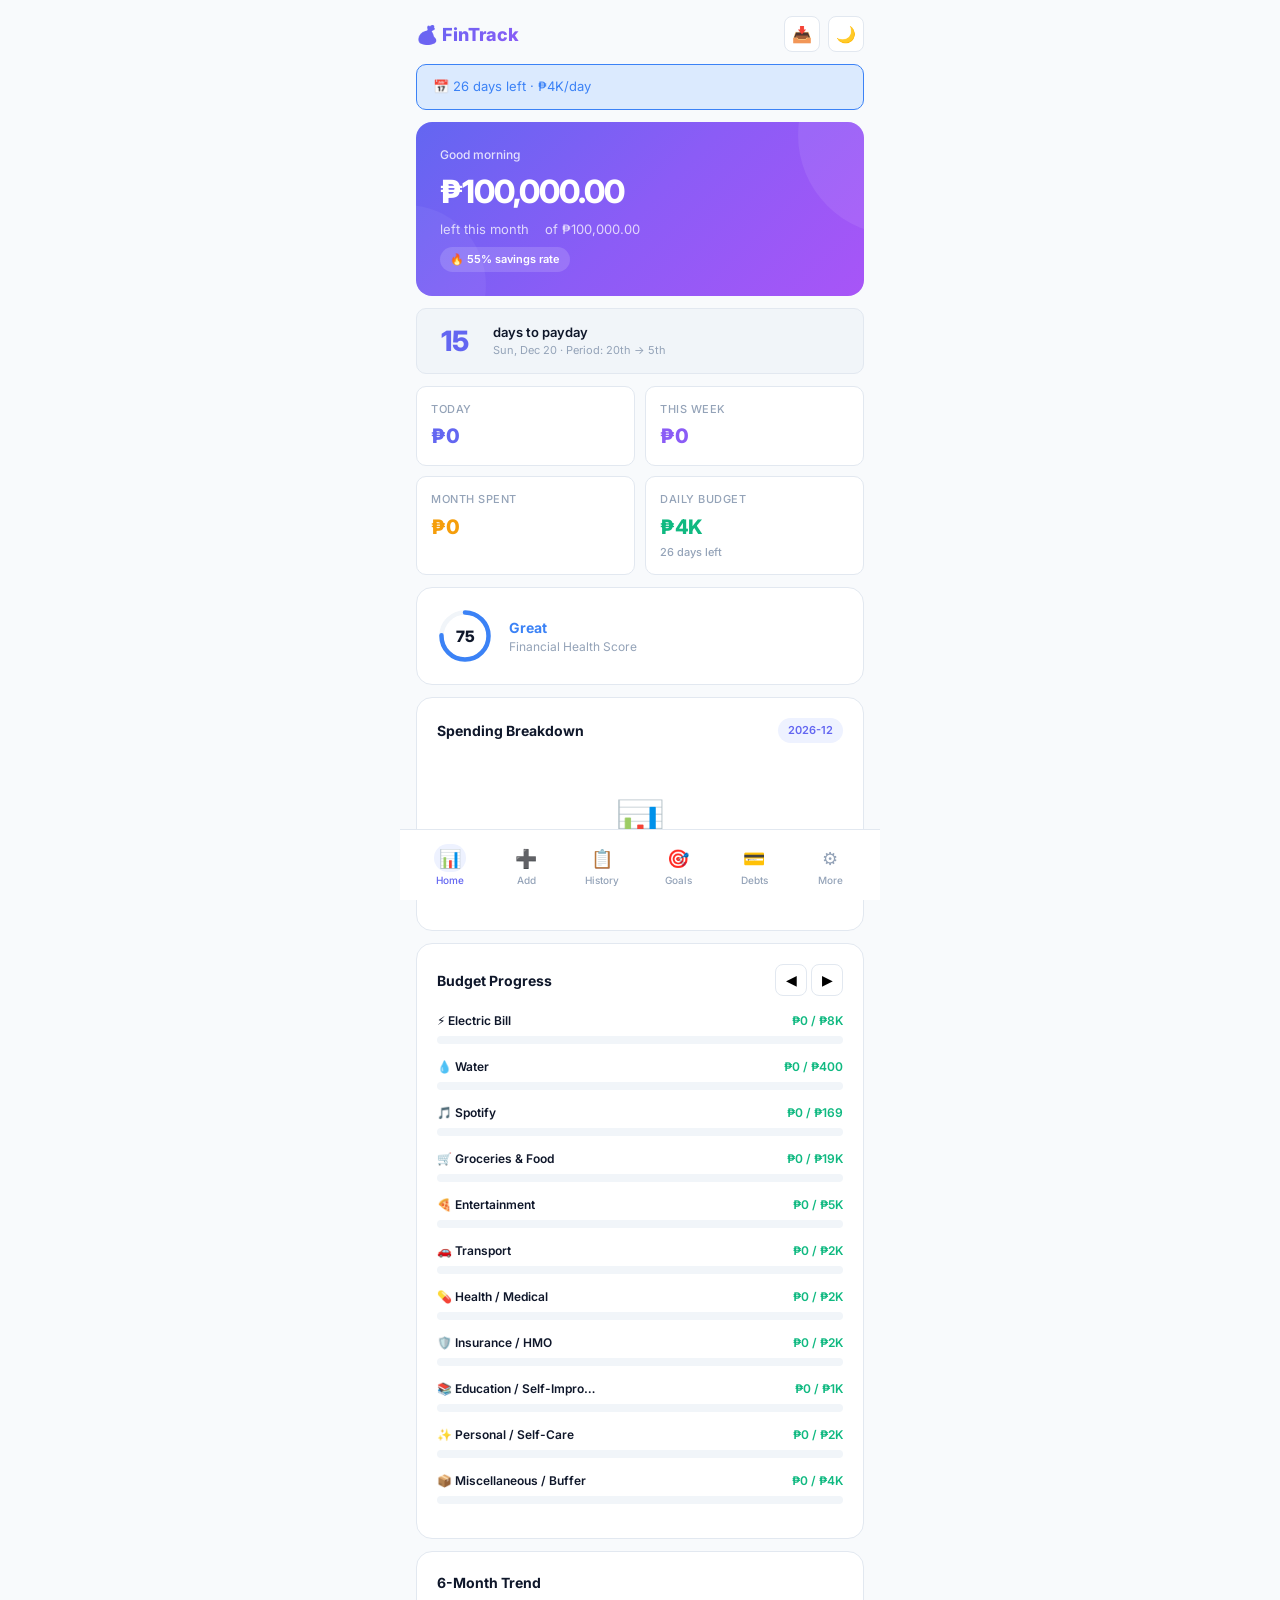
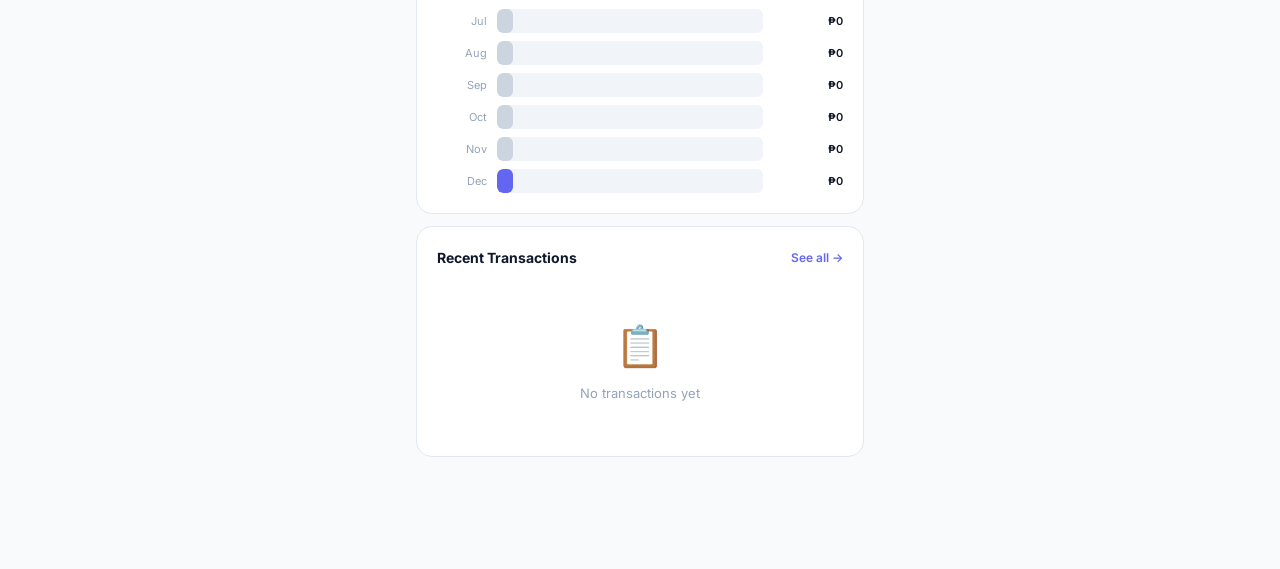
<file: finance-tracker-v4 (1).html>
<!DOCTYPE html>
<html lang="en">
<head>
<meta charset="UTF-8">
<meta name="viewport" content="width=device-width, initial-scale=1.0">
<title>Finance Tracker</title>
<style>
@import url('https://fonts.googleapis.com/css2?family=Inter:wght@400;500;600;700;800&display=swap');
:root{
  --bg:#f8fafc;--surface:#ffffff;--surface2:#f1f5f9;--text:#0f172a;--text2:#475569;--text3:#94a3b8;
  --border:#e2e8f0;--accent:#6366f1;--accent2:#818cf8;--accent-soft:#eef2ff;
  --green:#10b981;--green-soft:#d1fae5;--red:#ef4444;--red-soft:#fee2e2;
  --amber:#f59e0b;--amber-soft:#fef3c7;--blue:#3b82f6;--blue-soft:#dbeafe;
  --purple:#8b5cf6;--pink:#ec4899;--cyan:#06b6d4;
  --radius:16px;--radius-sm:10px;--radius-xs:8px;
  --shadow:0 1px 3px rgba(0,0,0,.04),0 1px 2px rgba(0,0,0,.06);
  --shadow-md:0 4px 6px -1px rgba(0,0,0,.05),0 2px 4px -2px rgba(0,0,0,.05);
  --shadow-lg:0 10px 15px -3px rgba(0,0,0,.06),0 4px 6px -4px rgba(0,0,0,.06);
  --transition:all .2s ease;
}
.dark{
  --bg:#0c0f1a;--surface:#161b2e;--surface2:#1e2540;--text:#e2e8f0;--text2:#94a3b8;--text3:#64748b;
  --border:#2a3150;--accent:#818cf8;--accent2:#a5b4fc;--accent-soft:#1e1b4b;
  --green-soft:#064e3b;--red-soft:#450a0a;--amber-soft:#451a03;--blue-soft:#172554;
  --shadow:0 1px 3px rgba(0,0,0,.2);--shadow-md:0 4px 6px rgba(0,0,0,.2);--shadow-lg:0 10px 15px rgba(0,0,0,.25);
}
*{box-sizing:border-box;margin:0;padding:0}
body{font-family:'Inter',system-ui,-apple-system,sans-serif;background:var(--bg);color:var(--text);font-size:14px;line-height:1.5;transition:background .3s,color .3s;-webkit-font-smoothing:antialiased}
::-webkit-scrollbar{width:6px;height:6px}::-webkit-scrollbar-track{background:transparent}::-webkit-scrollbar-thumb{background:var(--border);border-radius:3px}

.app{max-width:480px;margin:0 auto;padding:0 16px 100px;min-height:100vh}

/* Top Bar */
.topbar{display:flex;align-items:center;justify-content:space-between;padding:16px 0 12px;position:sticky;top:0;background:var(--bg);z-index:50}
.topbar h1{font-size:18px;font-weight:800;background:linear-gradient(135deg,var(--accent),var(--purple));-webkit-background-clip:text;-webkit-text-fill-color:transparent}
.topbar-actions{display:flex;gap:8px}
.icon-btn{width:36px;height:36px;border-radius:var(--radius-xs);border:1px solid var(--border);background:var(--surface);display:flex;align-items:center;justify-content:center;cursor:pointer;font-size:16px;transition:var(--transition);color:var(--text)}
.icon-btn:hover{background:var(--surface2);transform:scale(1.05)}

/* Cards */
.card{background:var(--surface);border:1px solid var(--border);border-radius:var(--radius);padding:20px;margin-bottom:12px;transition:var(--transition)}
.card:hover{box-shadow:var(--shadow-md)}
.card-header{display:flex;align-items:center;justify-content:space-between;margin-bottom:16px}
.card-title{font-size:14px;font-weight:700;color:var(--text)}
.card-subtitle{font-size:12px;color:var(--text3);margin-top:2px}
.card-badge{font-size:11px;font-weight:600;padding:4px 10px;border-radius:20px;background:var(--accent-soft);color:var(--accent)}

/* Greeting Card */
.greeting{background:linear-gradient(135deg,#6366f1,#8b5cf6,#a855f7);border:none;color:#fff;padding:24px;position:relative;overflow:hidden}
.greeting::after{content:'';position:absolute;top:-50%;right:-30%;width:200px;height:200px;background:rgba(255,255,255,.08);border-radius:50%}
.greeting::before{content:'';position:absolute;bottom:-40%;left:-20%;width:160px;height:160px;background:rgba(255,255,255,.05);border-radius:50%}
.greeting .g-label{font-size:12px;opacity:.8;font-weight:500}
.greeting .g-amount{font-size:32px;font-weight:800;margin:4px 0;letter-spacing:-1px}
.greeting .g-sub{font-size:13px;opacity:.75;display:flex;gap:16px;flex-wrap:wrap}
.greeting .g-tag{display:inline-flex;align-items:center;gap:4px;background:rgba(255,255,255,.15);padding:4px 10px;border-radius:20px;font-size:11px;font-weight:600;margin-top:8px}

/* Stats Grid */
.stats-grid{display:grid;grid-template-columns:1fr 1fr;gap:10px;margin-bottom:12px}
.stat-card{background:var(--surface);border:1px solid var(--border);border-radius:var(--radius-sm);padding:14px;transition:var(--transition)}
.stat-card:hover{box-shadow:var(--shadow)}
.stat-label{font-size:11px;font-weight:500;color:var(--text3);text-transform:uppercase;letter-spacing:.5px}
.stat-value{font-size:20px;font-weight:800;margin-top:4px;letter-spacing:-.5px}
.stat-change{font-size:11px;margin-top:2px;font-weight:500}

/* Progress Bars */
.progress{margin-bottom:14px}
.progress-header{display:flex;justify-content:space-between;margin-bottom:6px}
.progress-label{font-size:12px;font-weight:600;color:var(--text)}
.progress-value{font-size:12px;font-weight:600}
.progress-track{height:8px;background:var(--surface2);border-radius:4px;overflow:hidden}
.progress-fill{height:100%;border-radius:4px;transition:width .4s ease}

/* Bottom Nav */
.bottom-nav{position:fixed;bottom:0;left:50%;transform:translateX(-50%);width:100%;max-width:480px;background:var(--surface);border-top:1px solid var(--border);display:flex;padding:8px 12px;padding-bottom:max(8px,env(safe-area-inset-bottom));z-index:100;backdrop-filter:blur(20px)}
.nav-item{flex:1;display:flex;flex-direction:column;align-items:center;gap:2px;padding:6px 0;border-radius:var(--radius-xs);cursor:pointer;transition:var(--transition);border:none;background:none;color:var(--text3);font-size:10px;font-weight:500;font-family:inherit}
.nav-item.active{color:var(--accent)}
.nav-item.active .nav-icon{background:var(--accent-soft);color:var(--accent)}
.nav-icon{font-size:18px;width:32px;height:28px;display:flex;align-items:center;justify-content:center;border-radius:14px;transition:var(--transition)}
.nav-item:hover .nav-icon{background:var(--surface2)}

/* Sections */
.section{display:none;animation:fadeIn .25s ease}.section.active{display:block}
@keyframes fadeIn{from{opacity:0;transform:translateY(8px)}to{opacity:1;transform:translateY(0)}}

/* Forms */
.input-group{margin-bottom:14px}
.input-label{font-size:12px;font-weight:600;color:var(--text2);margin-bottom:6px;display:block}
.input{width:100%;padding:10px 14px;border:1.5px solid var(--border);border-radius:var(--radius-xs);font-size:14px;font-weight:500;background:var(--surface);color:var(--text);font-family:inherit;transition:var(--transition);outline:none}
.input:focus{border-color:var(--accent);box-shadow:0 0 0 3px rgba(99,102,241,.1)}
select.input{appearance:none;background-image:url("data:image/svg+xml,%3Csvg width='10' height='6' viewBox='0 0 10 6' fill='none' xmlns='http://www.w3.org/2000/svg'%3E%3Cpath d='M1 1L5 5L9 1' stroke='%2394a3b8' stroke-width='1.5' stroke-linecap='round' stroke-linejoin='round'/%3E%3C/svg%3E");background-repeat:no-repeat;background-position:right 12px center;padding-right:32px}
.input-row{display:grid;grid-template-columns:1fr 1fr;gap:10px}
.input-row-3{display:grid;grid-template-columns:1fr 1fr 1fr;gap:10px}
textarea.input{resize:vertical;min-height:80px}

/* Buttons */
.btn{padding:12px 20px;border:none;border-radius:var(--radius-xs);font-size:14px;font-weight:600;cursor:pointer;font-family:inherit;transition:var(--transition);display:inline-flex;align-items:center;justify-content:center;gap:6px;width:100%}
.btn:active{transform:scale(.98)}
.btn-primary{background:var(--accent);color:#fff;box-shadow:0 2px 8px rgba(99,102,241,.3)}
.btn-primary:hover{background:var(--accent2);box-shadow:0 4px 12px rgba(99,102,241,.35)}
.btn-success{background:var(--green);color:#fff}
.btn-danger{background:var(--red);color:#fff}
.btn-ghost{background:transparent;color:var(--text2);border:1.5px solid var(--border)}
.btn-ghost:hover{background:var(--surface2)}
.btn-sm{padding:8px 14px;font-size:12px;width:auto;border-radius:var(--radius-xs)}
.btn-icon{width:32px;height:32px;padding:0;border-radius:var(--radius-xs);border:1px solid var(--border);background:var(--surface);cursor:pointer;display:flex;align-items:center;justify-content:center;font-size:14px;transition:var(--transition)}
.btn-icon:hover{background:var(--surface2)}

/* Quick Actions */
.quick-actions{display:flex;gap:8px;overflow-x:auto;padding:2px 0;-webkit-overflow-scrolling:touch}
.quick-chip{padding:8px 14px;border:1.5px solid var(--border);border-radius:20px;background:var(--surface);font-size:12px;font-weight:600;color:var(--text);cursor:pointer;white-space:nowrap;transition:var(--transition);font-family:inherit}
.quick-chip:hover{border-color:var(--accent);color:var(--accent);background:var(--accent-soft)}

/* Transaction List */
.tx-list{display:flex;flex-direction:column;gap:2px}
.tx-item{display:flex;align-items:center;gap:12px;padding:12px 14px;border-radius:var(--radius-sm);transition:var(--transition);cursor:default}
.tx-item:hover{background:var(--surface2)}
.tx-icon{width:40px;height:40px;border-radius:12px;display:flex;align-items:center;justify-content:center;font-size:18px;flex-shrink:0}
.tx-info{flex:1;min-width:0}
.tx-name{font-size:13px;font-weight:600;white-space:nowrap;overflow:hidden;text-overflow:ellipsis}
.tx-meta{font-size:11px;color:var(--text3);margin-top:1px}
.tx-amount{font-size:14px;font-weight:700;text-align:right;white-space:nowrap}
.tx-delete{opacity:0;transition:var(--transition)}
.tx-item:hover .tx-delete{opacity:1}

/* Category colors */
.cat-groceries{background:#dcfce7;color:#16a34a}.cat-transport{background:#dbeafe;color:#2563eb}
.cat-entertainment{background:#fce7f3;color:#db2777}.cat-health{background:#fee2e2;color:#dc2626}
.cat-electric{background:#fef3c7;color:#d97706}.cat-water{background:#cffafe;color:#0891b2}
.cat-misc{background:#f1f5f9;color:#64748b}.cat-savings{background:#d1fae5;color:#059669}
.cat-insurance{background:#ede9fe;color:#7c3aed}.cat-education{background:#e0e7ff;color:#4f46e5}
.cat-personal{background:#fce7f3;color:#be185d}.cat-spotify{background:#d1fae5;color:#059669}
.cat-income{background:#d1fae5;color:#059669}.cat-debt{background:#fee2e2;color:#dc2626}
.cat-default{background:var(--surface2);color:var(--text2)}

/* Donut Chart */
.donut-container{display:flex;align-items:center;gap:20px;flex-wrap:wrap;justify-content:center}
.donut-svg{width:160px;height:160px;flex-shrink:0}
.donut-legend{display:flex;flex-direction:column;gap:6px;flex:1;min-width:140px}
.legend-item{display:flex;align-items:center;gap:8px;font-size:12px}
.legend-dot{width:8px;height:8px;border-radius:50%;flex-shrink:0}
.legend-label{flex:1;color:var(--text2)}
.legend-value{font-weight:700;font-size:12px}

/* Bar Chart */
.bar-chart{display:flex;flex-direction:column;gap:8px}
.bar-row{display:flex;align-items:center;gap:10px}
.bar-label{width:50px;font-size:11px;color:var(--text3);text-align:right;flex-shrink:0}
.bar-track{flex:1;height:24px;background:var(--surface2);border-radius:6px;overflow:hidden}
.bar-fill{height:100%;border-radius:6px;display:flex;align-items:center;padding:0 8px;font-size:10px;color:#fff;font-weight:600;transition:width .4s ease;min-width:fit-content}
.bar-amount{width:70px;font-size:11px;font-weight:600;text-align:right;flex-shrink:0}

/* Goal Cards */
.goal-card{padding:16px;background:var(--surface2);border:1px solid var(--border);border-radius:var(--radius-sm);margin-bottom:10px;cursor:pointer;transition:var(--transition)}
.goal-card:hover{border-color:var(--accent)}
.goal-top{display:flex;justify-content:space-between;align-items:center;margin-bottom:8px}
.goal-name{font-weight:700;font-size:14px}
.goal-pct{font-weight:800;font-size:14px}
.goal-bar{height:8px;background:var(--border);border-radius:4px;overflow:hidden;margin-bottom:6px}
.goal-fill{height:100%;border-radius:4px;transition:width .4s}
.goal-sub{font-size:11px;color:var(--text3)}

/* Debt Card */
.debt-card{padding:16px;background:var(--surface2);border:1px solid var(--border);border-radius:var(--radius-sm);margin-bottom:10px;cursor:pointer;transition:var(--transition)}
.debt-card:hover{border-color:var(--red)}

/* Wish Card */
.wish-card{display:flex;align-items:center;gap:12px;padding:14px;background:var(--surface2);border:1px solid var(--border);border-radius:var(--radius-sm);margin-bottom:8px;transition:var(--transition)}
.wish-card:hover{border-color:var(--amber)}

/* Score */
.score-circle{width:100px;height:100px;margin:0 auto 12px;position:relative}
.score-bg{fill:none;stroke:var(--surface2);stroke-width:8}
.score-fill{fill:none;stroke-width:8;stroke-linecap:round;transform:rotate(-90deg);transform-origin:50% 50%;transition:stroke-dashoffset .6s ease}
.score-text{font-size:28px;font-weight:800;text-anchor:middle;dominant-baseline:central;fill:var(--text)}

/* Payday Banner */
.payday{background:var(--surface2);border:1px solid var(--border);border-radius:var(--radius-sm);padding:14px;margin-bottom:12px;display:flex;align-items:center;gap:14px}
.payday-days{font-size:28px;font-weight:800;color:var(--accent);min-width:48px;text-align:center;line-height:1}
.payday-info{flex:1}
.payday-label{font-size:13px;font-weight:600;color:var(--text)}
.payday-sub{font-size:11px;color:var(--text3)}

/* Alerts */
.alert{padding:12px 16px;border-radius:var(--radius-sm);margin-bottom:12px;font-size:13px;display:none;border:1px solid}
.alert-warn{background:var(--red-soft);border-color:var(--red);color:var(--red)}
.alert-info{background:var(--blue-soft);border-color:var(--blue);color:var(--blue)}
.dark .alert-warn{color:#fca5a5}.dark .alert-info{color:#93c5fd}

/* Empty State */
.empty{text-align:center;padding:32px 16px;color:var(--text3)}
.empty-icon{font-size:40px;margin-bottom:8px}
.empty-text{font-size:13px}

/* Modal */
.modal-overlay{position:fixed;top:0;left:0;width:100%;height:100%;background:rgba(0,0,0,.4);display:none;align-items:flex-end;justify-content:center;z-index:200;backdrop-filter:blur(4px)}
.modal-overlay.show{display:flex}
.modal{background:var(--surface);border-radius:var(--radius) var(--radius) 0 0;padding:24px;width:100%;max-width:480px;max-height:85vh;overflow-y:auto;animation:slideUp .25s ease}
@keyframes slideUp{from{transform:translateY(100%)}to{transform:translateY(0)}}
.modal-handle{width:36px;height:4px;background:var(--border);border-radius:2px;margin:0 auto 16px}
.modal h3{font-size:16px;font-weight:700;margin-bottom:16px}
.modal-actions{display:flex;gap:8px;margin-top:16px}

/* Filter Pills */
.filter-row{display:flex;gap:6px;overflow-x:auto;padding:2px 0;margin-bottom:14px;-webkit-overflow-scrolling:touch}
.filter-pill{padding:6px 14px;border:1.5px solid var(--border);border-radius:20px;font-size:12px;font-weight:600;background:var(--surface);color:var(--text2);cursor:pointer;white-space:nowrap;transition:var(--transition);font-family:inherit}
.filter-pill.active{background:var(--accent);color:#fff;border-color:var(--accent)}
.filter-pill:hover:not(.active){border-color:var(--accent);color:var(--accent)}

/* Setting rows */
.setting-item{display:flex;align-items:center;justify-content:space-between;padding:14px 0;border-bottom:1px solid var(--border)}
.setting-item:last-child{border:none}
.setting-left{display:flex;align-items:center;gap:10px}
.setting-icon{width:36px;height:36px;border-radius:var(--radius-xs);display:flex;align-items:center;justify-content:center;font-size:16px;background:var(--surface2)}
.setting-name{font-size:13px;font-weight:600}
.setting-desc{font-size:11px;color:var(--text3)}
.setting-input{width:110px;text-align:right}

/* NW */
.nw-account{display:flex;align-items:center;justify-content:space-between;padding:12px 0;border-bottom:1px solid var(--border)}
.nw-account:last-child{border:none}
.nw-name{display:flex;align-items:center;gap:8px;font-size:13px;font-weight:600}

/* Journal */
.journal-card{padding:16px;background:var(--surface2);border:1px solid var(--border);border-radius:var(--radius-sm);margin-bottom:8px}
.journal-date{font-size:11px;color:var(--text3);margin-bottom:4px}
.journal-title{font-weight:700;font-size:14px;margin-bottom:4px}
.journal-text{font-size:13px;color:var(--text2);white-space:pre-wrap}

/* Custom scrollbar hide for nav */
.filter-row::-webkit-scrollbar,.quick-actions::-webkit-scrollbar{display:none}

@media(max-width:380px){
  .stats-grid{grid-template-columns:1fr 1fr}
  .input-row,.input-row-3{grid-template-columns:1fr}
  .stat-value{font-size:17px}
}
</style>
</head>
<body>
<div class="app">
<div class="topbar">
  <h1>💰 FinTrack</h1>
  <div class="topbar-actions">
    <button class="icon-btn" onclick="exportCSV()" title="Export CSV">📥</button>
    <button class="icon-btn" id="dark-toggle" onclick="toggleDark()" title="Toggle theme">🌙</button>
  </div>
</div>

<div class="alert alert-warn" id="alert"></div>
<div class="alert alert-info" id="tip-box"></div>

<!-- DASHBOARD -->
<div class="section active" id="sec-dashboard">
  <div class="card greeting" id="greeting-card"></div>
  <div class="payday" id="payday-card"></div>
  <div class="stats-grid" id="stats-grid"></div>
  <div id="health-mini"></div>
  <div class="card"><div class="card-header"><span class="card-title">Spending Breakdown</span><span class="card-badge" id="donut-month"></span></div><div id="donut-area"></div></div>
  <div class="card"><div class="card-header"><span class="card-title">Budget Progress</span><div style="display:flex;gap:4px"><button class="btn-icon" onclick="changeMonth(-1)">◀</button><button class="btn-icon" onclick="changeMonth(1)">▶</button></div></div><div id="budget-bars"></div></div>
  <div class="card"><div class="card-header"><span class="card-title">6-Month Trend</span></div><div id="month-chart"></div></div>
  <div class="card"><div class="card-header"><span class="card-title">Recent Transactions</span><span style="font-size:12px;color:var(--accent);cursor:pointer;font-weight:600" onclick="showTab('history')">See all →</span></div><div id="recent-tx"></div></div>
</div>

<!-- ADD -->
<div class="section" id="sec-add">
  <div class="card">
    <div class="card-header"><span class="card-title">New Expense</span></div>
    <div class="input-row" style="margin-bottom:14px">
      <div class="input-group"><label class="input-label">Date</label><input type="date" class="input" id="f-date"></div>
      <div class="input-group"><label class="input-label">Amount (₱)</label><input type="number" class="input" id="f-amount" placeholder="0.00"></div>
    </div>
    <div class="input-group"><label class="input-label">Category</label><select class="input" id="f-cat" onchange="toggleCustom()"></select></div>
    <div class="input-group" id="custom-cat-wrap" style="display:none"><label class="input-label">Custom Category Name</label><input type="text" class="input" id="f-custom-cat" placeholder="e.g. Birthday Gift"></div>
    <div class="input-group"><label class="input-label">Note (optional)</label><input type="text" class="input" id="f-note" placeholder="e.g. SM Supermarket"></div>
    <button class="btn btn-primary" onclick="addEntry()">Add Expense</button>
  </div>
  <div class="card">
    <div class="card-header"><span class="card-title">Quick Add</span></div>
    <div class="quick-actions" id="quick-buttons"></div>
  </div>
  <div class="card">
    <div class="card-header"><span class="card-title">Extra Income</span><span class="card-badge" style="background:var(--green-soft);color:var(--green)">+ Income</span></div>
    <div class="input-row" style="margin-bottom:14px">
      <div class="input-group"><label class="input-label">Date</label><input type="date" class="input" id="inc-date"></div>
      <div class="input-group"><label class="input-label">Amount (₱)</label><input type="number" class="input" id="inc-amount" placeholder="0.00"></div>
    </div>
    <div class="input-row" style="margin-bottom:14px">
      <div class="input-group"><label class="input-label">Source</label><select class="input" id="inc-source"><option>Freelance</option><option>Bonus</option><option>13th Month Pay</option><option>Side Hustle</option><option>Gift/Reward</option><option>Other</option></select></div>
      <div class="input-group"><label class="input-label">Note</label><input type="text" class="input" id="inc-note" placeholder="e.g. Logo design"></div>
    </div>
    <button class="btn btn-success" onclick="addIncome()">Add Income</button>
  </div>
</div>

<!-- HISTORY -->
<div class="section" id="sec-history">
  <div style="display:flex;gap:8px;margin-bottom:12px;align-items:end;flex-wrap:wrap">
    <div class="input-group" style="flex:1;min-width:120px;margin:0"><label class="input-label">Filter</label><select class="input" id="hist-filter" onchange="render()"></select></div>
    <div class="input-group" style="flex:1;min-width:120px;margin:0"><label class="input-label">Month</label><input type="month" class="input" id="hist-month" onchange="render()"></div>
    <button class="btn btn-ghost btn-sm" style="margin-bottom:1px" onclick="exportCSV()">📥 CSV</button>
  </div>
  <div id="history-content"></div>
  <div class="card" style="margin-top:12px"><div class="card-header"><span class="card-title">Income History</span></div><div id="income-history"></div></div>
</div>

<!-- GOALS -->
<div class="section" id="sec-goals">
  <div class="card"><div class="card-header"><span class="card-title">Financial Health</span></div><div id="health-score"></div></div>
  <div class="card">
    <div class="card-header"><span class="card-title">Savings Goals</span><button class="btn btn-sm btn-ghost" onclick="openModal('modal-add-goal')">+ Add</button></div>
    <div id="goals-list"></div>
  </div>
  <div class="card">
    <div class="card-header"><span class="card-title">Wishlist</span><button class="btn btn-sm btn-ghost" onclick="openModal('modal-add-wish')">+ Add</button></div>
    <div id="wishlist"></div>
  </div>
  <div class="card"><div class="card-header"><span class="card-title">Emergency Fund Calculator</span></div><div id="ef-calc"></div></div>
</div>

<!-- DEBTS -->
<div class="section" id="sec-debts">
  <div class="card">
    <div class="card-header"><span class="card-title">Debt Tracker</span><button class="btn btn-sm btn-ghost" onclick="openModal('modal-add-debt')">+ Add</button></div>
    <div id="debt-summary"></div>
    <div id="debt-list"></div>
  </div>
</div>

<!-- MORE -->
<div class="section" id="sec-more">
  <div class="card"><div class="card-header"><span class="card-title">Net Worth</span></div>
    <div id="nw-inputs"></div>
    <button class="btn btn-success" style="margin-top:14px" onclick="saveNetWorth()">Save Balances</button>
    <div id="nw-total"></div>
  </div>
  <div class="card"><div class="card-header"><span class="card-title">Net Worth History</span></div><div id="nw-chart"></div></div>
  <div class="card"><div class="card-header"><span class="card-title">Annual Report — <span id="year-label"></span></span><div style="display:flex;gap:4px"><button class="btn-icon" onclick="changeYear(-1)">◀</button><button class="btn-icon" onclick="changeYear(1)">▶</button></div></div>
    <div class="stats-grid" id="year-stats"></div>
    <div id="year-chart" style="margin-top:14px"></div>
    <div id="year-top" style="margin-top:14px"></div>
  </div>
  <div class="card"><div class="card-header"><span class="card-title">Financial Journal</span><button class="btn btn-sm btn-ghost" onclick="openModal('modal-add-journal')">+ Add</button></div><div id="journal-list"></div></div>
  <div class="card"><div class="card-header"><span class="card-title">50/30/20 Rule</span></div><div id="rule-content"></div></div>
  <div class="card"><div class="card-header"><span class="card-title">Settings</span></div>
    <div id="settings-content"></div>
  </div>
  <div class="card"><div class="card-header"><span class="card-title">Custom Categories</span></div><div id="custom-cat-list"></div></div>
  <div class="card"><div class="card-header"><span class="card-title">Backup & Restore</span></div>
    <div style="display:flex;gap:8px;flex-wrap:wrap">
      <button class="btn btn-sm btn-ghost" onclick="backupData()">📥 Download Backup</button>
      <button class="btn btn-sm btn-ghost" onclick="document.getElementById('restore-file').click()">📤 Restore</button>
      <input type="file" id="restore-file" accept=".json" style="display:none" onchange="restoreData(event)">
    </div>
    <div id="backup-msg" style="font-size:12px;color:var(--text3);margin-top:8px"></div>
  </div>
</div>

<!-- Bottom Nav -->
<nav class="bottom-nav">
  <button class="nav-item active" data-tab="dashboard" onclick="showTab('dashboard')"><span class="nav-icon">📊</span>Home</button>
  <button class="nav-item" data-tab="add" onclick="showTab('add')"><span class="nav-icon">➕</span>Add</button>
  <button class="nav-item" data-tab="history" onclick="showTab('history')"><span class="nav-icon">📋</span>History</button>
  <button class="nav-item" data-tab="goals" onclick="showTab('goals')"><span class="nav-icon">🎯</span>Goals</button>
  <button class="nav-item" data-tab="debts" onclick="showTab('debts')"><span class="nav-icon">💳</span>Debts</button>
  <button class="nav-item" data-tab="more" onclick="showTab('more')"><span class="nav-icon">⚙️</span>More</button>
</nav>
</div>

<!-- MODALS -->
<div class="modal-overlay" id="modal-add-goal" onclick="if(event.target===this)closeModal(this.id)"><div class="modal"><div class="modal-handle"></div><h3>New Savings Goal</h3>
  <div class="input-group"><label class="input-label">Goal Name</label><input type="text" class="input" id="g-name" placeholder="e.g. Emergency Fund"></div>
  <div class="input-row"><div class="input-group"><label class="input-label">Target (₱)</label><input type="number" class="input" id="g-target" placeholder="270000"></div><div class="input-group"><label class="input-label">Current (₱)</label><input type="number" class="input" id="g-current" placeholder="0"></div></div>
  <div class="input-group"><label class="input-label">Monthly Contribution (₱)</label><input type="number" class="input" id="g-monthly" placeholder="15000"></div>
  <div class="modal-actions"><button class="btn btn-ghost" onclick="closeModal('modal-add-goal')">Cancel</button><button class="btn btn-primary" onclick="addGoal()">Add Goal</button></div>
</div></div>

<div class="modal-overlay" id="modal-edit-goal" onclick="if(event.target===this)closeModal(this.id)"><div class="modal"><div class="modal-handle"></div><h3>Edit Goal</h3>
  <div class="input-group"><label class="input-label">Name</label><input type="text" class="input" id="mg-name"></div>
  <div class="input-row"><div class="input-group"><label class="input-label">Target (₱)</label><input type="number" class="input" id="mg-target"></div><div class="input-group"><label class="input-label">Current (₱)</label><input type="number" class="input" id="mg-current"></div></div>
  <div class="input-group"><label class="input-label">Monthly (₱)</label><input type="number" class="input" id="mg-monthly"></div>
  <div class="modal-actions"><button class="btn btn-ghost" onclick="closeModal('modal-edit-goal')">Cancel</button><button class="btn btn-danger btn-sm" onclick="deleteGoal()">Delete</button><button class="btn btn-primary" onclick="saveGoalEdit()">Save</button></div>
</div></div>

<div class="modal-overlay" id="modal-add-wish" onclick="if(event.target===this)closeModal(this.id)"><div class="modal"><div class="modal-handle"></div><h3>Add to Wishlist</h3>
  <div class="input-group"><label class="input-label">Item</label><input type="text" class="input" id="w-name" placeholder="e.g. AirPods"></div>
  <div class="input-row"><div class="input-group"><label class="input-label">Price (₱)</label><input type="number" class="input" id="w-price" placeholder="0"></div><div class="input-group"><label class="input-label">Priority</label><select class="input" id="w-priority"><option>Low</option><option>Medium</option><option selected>Want</option><option>Need Soon</option></select></div></div>
  <div class="modal-actions"><button class="btn btn-ghost" onclick="closeModal('modal-add-wish')">Cancel</button><button class="btn btn-primary" onclick="addWish()">Add</button></div>
</div></div>

<div class="modal-overlay" id="modal-add-debt" onclick="if(event.target===this)closeModal(this.id)"><div class="modal"><div class="modal-handle"></div><h3>Add Debt</h3>
  <div class="input-row"><div class="input-group"><label class="input-label">Name</label><input type="text" class="input" id="d-name" placeholder="e.g. Credit Card"></div><div class="input-group"><label class="input-label">Type</label><select class="input" id="d-type"><option>Credit Card</option><option>Personal Loan</option><option>Friend/Family</option><option>BNPL</option><option>Other</option></select></div></div>
  <div class="input-row"><div class="input-group"><label class="input-label">Total Owed (₱)</label><input type="number" class="input" id="d-total" placeholder="0"></div><div class="input-group"><label class="input-label">Monthly Payment (₱)</label><input type="number" class="input" id="d-payment" placeholder="0"></div></div>
  <div class="input-row"><div class="input-group"><label class="input-label">Interest (%/yr)</label><input type="number" class="input" id="d-interest" placeholder="0" step="0.1"></div><div class="input-group"><label class="input-label">Due Date</label><input type="text" class="input" id="d-due" placeholder="e.g. 15th"></div></div>
  <div class="modal-actions"><button class="btn btn-ghost" onclick="closeModal('modal-add-debt')">Cancel</button><button class="btn btn-danger" onclick="addDebt()">Add Debt</button></div>
</div></div>

<div class="modal-overlay" id="modal-edit-debt" onclick="if(event.target===this)closeModal(this.id)"><div class="modal"><div class="modal-handle"></div><h3>Edit Debt</h3>
  <div class="input-group"><label class="input-label">Name</label><input type="text" class="input" id="md-name"></div>
  <div class="input-row"><div class="input-group"><label class="input-label">Remaining (₱)</label><input type="number" class="input" id="md-total"></div><div class="input-group"><label class="input-label">Payment (₱/mo)</label><input type="number" class="input" id="md-payment"></div></div>
  <div class="input-group"><label class="input-label">Interest (%/yr)</label><input type="number" class="input" id="md-interest" step="0.1"></div>
  <div class="modal-actions"><button class="btn btn-ghost" onclick="closeModal('modal-edit-debt')">Cancel</button><button class="btn btn-danger btn-sm" onclick="deleteDebt()">Delete</button><button class="btn btn-primary" onclick="saveDebtEdit()">Save</button></div>
</div></div>

<div class="modal-overlay" id="modal-edit-cat" onclick="if(event.target===this)closeModal(this.id)"><div class="modal"><div class="modal-handle"></div><h3>Edit Category</h3>
  <div class="input-group"><label class="input-label">Name</label><input type="text" class="input" id="modal-edit-name"></div>
  <div class="modal-actions"><button class="btn btn-ghost" onclick="closeModal('modal-edit-cat')">Cancel</button><button class="btn btn-primary" onclick="confirmEdit()">Save</button></div>
</div></div>

<div class="modal-overlay" id="modal-delete-cat" onclick="if(event.target===this)closeModal(this.id)"><div class="modal"><div class="modal-handle"></div><h3>Delete Category</h3>
  <p id="modal-delete-msg" style="font-size:13px;margin-bottom:8px"></p>
  <p style="font-size:12px;color:var(--text3)">Transactions will move to Miscellaneous / Buffer.</p>
  <div class="modal-actions"><button class="btn btn-ghost" onclick="closeModal('modal-delete-cat')">Cancel</button><button class="btn btn-danger" onclick="confirmDelete()">Delete</button></div>
</div></div>

<div class="modal-overlay" id="modal-add-journal" onclick="if(event.target===this)closeModal(this.id)"><div class="modal"><div class="modal-handle"></div><h3>New Journal Entry</h3>
  <div class="input-row"><div class="input-group"><label class="input-label">Month</label><input type="month" class="input" id="j-month"></div><div class="input-group"><label class="input-label">Title</label><input type="text" class="input" id="j-title" placeholder="e.g. Monthly reflection"></div></div>
  <div class="input-group"><label class="input-label">Note</label><textarea class="input" id="j-note" placeholder="Write your thoughts..."></textarea></div>
  <div class="modal-actions"><button class="btn btn-ghost" onclick="closeModal('modal-add-journal')">Cancel</button><button class="btn btn-primary" onclick="addJournal()">Save</button></div>
</div></div>

<script>
const CATS=[
{name:"Electric Bill",budget:7500,type:"fixed",group:"needs",icon:"⚡",colorClass:"cat-electric"},
{name:"Water",budget:400,type:"fixed",group:"needs",icon:"💧",colorClass:"cat-water"},
{name:"Spotify",budget:169,type:"fixed",group:"wants",icon:"🎵",colorClass:"cat-spotify"},
{name:"Groceries & Food",budget:19431,type:"variable",group:"needs",icon:"🛒",colorClass:"cat-groceries"},
{name:"Entertainment",budget:5000,type:"variable",group:"wants",icon:"🍕",colorClass:"cat-entertainment"},
{name:"Transport",budget:2000,type:"variable",group:"needs",icon:"🚗",colorClass:"cat-transport"},
{name:"Health / Medical",budget:2000,type:"variable",group:"needs",icon:"💊",colorClass:"cat-health"},
{name:"Insurance / HMO",budget:1500,type:"fixed",group:"needs",icon:"🛡️",colorClass:"cat-insurance"},
{name:"Education / Self-Improvement",budget:1000,type:"variable",group:"needs",icon:"📚",colorClass:"cat-education"},
{name:"Personal / Self-Care",budget:2000,type:"variable",group:"wants",icon:"✨",colorClass:"cat-personal"},
{name:"Miscellaneous / Buffer",budget:4000,type:"variable",group:"needs",icon:"📦",colorClass:"cat-misc"},
{name:"Big Purchases / Goals",budget:10000,type:"savings",group:"savings",icon:"🎯",colorClass:"cat-savings"},
{name:"Savings (BDO)",budget:10000,type:"savings",group:"savings",icon:"🏦",colorClass:"cat-savings"},
{name:"Emergency Fund (Digital Bank)",budget:15000,type:"savings",group:"savings",icon:"🛟",colorClass:"cat-savings"},
{name:"Investments (MP2/UITF)",budget:20000,type:"savings",group:"savings",icon:"📈",colorClass:"cat-savings"},
];
const NW_ACCOUNTS=[{key:"bdo",name:"BDO Savings",icon:"🏦"},{key:"gcash",name:"GCash",icon:"📱"},{key:"mp2",name:"Pag-IBIG MP2/UITF",icon:"📈"}];
const CHART_COLORS=['#6366f1','#10b981','#f59e0b','#ef4444','#8b5cf6','#ec4899','#06b6d4','#f97316','#84cc16','#14b8a6','#a855f7','#eab308','#3b82f6','#e11d48','#0ea5e9'];

let customCats=[],salary=100000,budgets={},entries=[],nextId=1;
let incomes=[],nextIncId=1,goals=[],nextGoalId=1;
let nwBalances={bdo:0,gcash:0,mp2:0},nwHistory=[];
let darkMode=false,debts=[],nextDebtId=1;
let wishlist=[],nextWishId=1,journal=[],nextJournalId=1;
let editingCat=null,deletingCat=null,editingGoalId=null,editingDebtId=null;
let viewYear=new Date().getFullYear();
CATS.forEach(c=>budgets[c.name]=c.budget);

function saveData(){try{localStorage.setItem('ft_all',JSON.stringify({salary,budgets,entries,nextId,customCats,incomes,nextIncId,goals,nextGoalId,nwBalances,nwHistory,darkMode,debts,nextDebtId,wishlist,nextWishId,journal,nextJournalId}))}catch(e){}}
function loadData(){
  try{
    const raw=localStorage.getItem('ft_all');
    if(raw){const d=JSON.parse(raw);if(d.salary!==undefined)salary=d.salary;if(d.budgets)budgets=d.budgets;if(d.entries)entries=d.entries;if(d.nextId)nextId=d.nextId;if(d.customCats)customCats=d.customCats;if(d.incomes)incomes=d.incomes;if(d.nextIncId)nextIncId=d.nextIncId;if(d.goals)goals=d.goals;if(d.nextGoalId)nextGoalId=d.nextGoalId;if(d.nwBalances)nwBalances=d.nwBalances;if(d.nwHistory)nwHistory=d.nwHistory;if(d.darkMode!==undefined)darkMode=d.darkMode;if(d.debts)debts=d.debts;if(d.nextDebtId)nextDebtId=d.nextDebtId;if(d.wishlist)wishlist=d.wishlist;if(d.nextWishId)nextWishId=d.nextWishId;if(d.journal)journal=d.journal;if(d.nextJournalId)nextJournalId=d.nextJournalId}
  }catch(e){}
}
loadData();

const now=new Date();
const toLocal=d=>`${d.getFullYear()}-${String(d.getMonth()+1).padStart(2,'0')}-${String(d.getDate()).padStart(2,'0')}`;
const todayStr=toLocal(now);
let filterMonth=`${now.getFullYear()}-${String(now.getMonth()+1).padStart(2,'0')}`;
const fmt=n=>"₱"+Number(n||0).toLocaleString("en-PH",{minimumFractionDigits:2,maximumFractionDigits:2});
const fmtShort=n=>{n=Number(n||0);if(Math.abs(n)>=1e6)return"₱"+(n/1e6).toFixed(1)+"M";if(Math.abs(n)>=1e3)return"₱"+Math.round(n/1e3)+"K";return"₱"+n.toLocaleString()};
const esc=s=>{const d=document.createElement('div');d.textContent=s;return d.innerHTML};
function allCats(){return[...CATS,...customCats]}
function getCatInfo(name){return allCats().find(c=>c.name===name)||{icon:'📦',colorClass:'cat-default'}}
function getWeek(d){const s=new Date(d.getFullYear(),d.getMonth(),1);return Math.ceil(((d-s)/864e5+s.getDay()+1)/7)}

function applyDark(){document.body.classList.toggle('dark',darkMode);document.getElementById('dark-toggle').textContent=darkMode?'☀️':'🌙'}
function toggleDark(){darkMode=!darkMode;applyDark();saveData()}
applyDark();

function openModal(id){document.getElementById(id).classList.add('show')}
function closeModal(id){document.getElementById(id).classList.remove('show')}

function showTab(name){
  document.querySelectorAll('.section').forEach(s=>s.classList.remove('active'));
  document.querySelectorAll('.nav-item').forEach(t=>t.classList.remove('active'));
  document.getElementById('sec-'+name).classList.add('active');
  const n=document.querySelector(`.nav-item[data-tab="${name}"]`);if(n)n.classList.add('active');
  render();
}
function changeMonth(dir){const d=new Date(filterMonth+'-01');d.setMonth(d.getMonth()+dir);filterMonth=`${d.getFullYear()}-${String(d.getMonth()+1).padStart(2,'0')}`;render()}
function changeYear(dir){viewYear+=dir;render()}

function buildCatSelect(selId){
  const sel=document.getElementById(selId);if(!sel)return;const prev=sel.value;sel.innerHTML='';
  const groups={fixed:'Fixed Bills',variable:'Variable',savings:'Savings'};
  Object.keys(groups).forEach(g=>{const cats=allCats().filter(c=>c.type===g);if(!cats.length)return;const og=document.createElement('optgroup');og.label=groups[g];cats.forEach(c=>{const o=document.createElement('option');o.value=c.name;o.textContent=(c.icon||'')+ ' '+c.name;og.appendChild(o)});sel.appendChild(og)});
  const oc=customCats.filter(c=>c.type==='other');
  if(oc.length){const og=document.createElement('optgroup');og.label='Custom';oc.forEach(c=>{const o=document.createElement('option');o.value=c.name;o.textContent=c.name;og.appendChild(o)});sel.appendChild(og)}
  const og=document.createElement('optgroup');og.label='─────';const o=document.createElement('option');o.value='__other__';o.textContent='➕ Add Custom...';og.appendChild(o);sel.appendChild(og);
  if(prev&&sel.querySelector(`option[value="${CSS.escape(prev)}"]`))sel.value=prev;
}
function toggleCustom(){document.getElementById('custom-cat-wrap').style.display=document.getElementById('f-cat').value==='__other__'?'block':'none'}

// CRUD
function addEntry(){
  const date=document.getElementById('f-date').value;let cat=document.getElementById('f-cat').value;
  const amount=parseFloat(document.getElementById('f-amount').value);const note=document.getElementById('f-note').value;
  if(!date||!amount||amount<=0)return alert('Enter date and amount.');
  if(cat==='__other__'){const cn=document.getElementById('f-custom-cat').value.trim();if(!cn)return alert('Enter category name.');if(!allCats().find(c=>c.name===cn)){customCats.push({name:cn,budget:0,type:'other',group:'wants',icon:'🏷️',colorClass:'cat-default'});budgets[cn]=0}cat=cn;document.getElementById('f-custom-cat').value=''}
  entries.unshift({id:nextId++,date,category:cat,amount,note});
  document.getElementById('f-amount').value='';document.getElementById('f-note').value='';saveData();render();showTab('dashboard');
}
function quickAdd(c){document.getElementById('f-cat').value=c;toggleCustom();showTab('add');document.getElementById('f-amount').focus()}
function deleteEntry(id){entries=entries.filter(e=>e.id!==id);saveData();render()}

function addIncome(){
  const date=document.getElementById('inc-date').value;const source=document.getElementById('inc-source').value;
  const amount=parseFloat(document.getElementById('inc-amount').value);const note=document.getElementById('inc-note').value;
  if(!date||!amount||amount<=0)return alert('Enter date and amount.');
  incomes.unshift({id:nextIncId++,date,source,amount,note});document.getElementById('inc-amount').value='';document.getElementById('inc-note').value='';saveData();render();
}
function deleteIncome(id){incomes=incomes.filter(i=>i.id!==id);saveData();render()}

function addGoal(){
  const name=document.getElementById('g-name').value.trim();const target=parseFloat(document.getElementById('g-target').value)||0;
  const current=parseFloat(document.getElementById('g-current').value)||0;const monthly=parseFloat(document.getElementById('g-monthly').value)||0;
  if(!name||target<=0)return alert('Enter name and target.');
  goals.push({id:nextGoalId++,name,target,current,monthly});
  ['g-name','g-target','g-current','g-monthly'].forEach(id=>document.getElementById(id).value='');
  closeModal('modal-add-goal');saveData();render();
}
function openGoalEdit(id){
  const g=goals.find(x=>x.id===id);if(!g)return;editingGoalId=id;
  document.getElementById('mg-name').value=g.name;document.getElementById('mg-target').value=g.target;
  document.getElementById('mg-current').value=g.current;document.getElementById('mg-monthly').value=g.monthly;
  openModal('modal-edit-goal');
}
function saveGoalEdit(){const g=goals.find(x=>x.id===editingGoalId);if(!g)return;g.name=document.getElementById('mg-name').value.trim()||g.name;g.target=parseFloat(document.getElementById('mg-target').value)||g.target;g.current=parseFloat(document.getElementById('mg-current').value)||0;g.monthly=parseFloat(document.getElementById('mg-monthly').value)||0;closeModal('modal-edit-goal');saveData();render()}
function deleteGoal(){goals=goals.filter(g=>g.id!==editingGoalId);closeModal('modal-edit-goal');saveData();render()}

function addDebt(){
  const name=document.getElementById('d-name').value.trim();const type=document.getElementById('d-type').value;
  const total=parseFloat(document.getElementById('d-total').value)||0;const payment=parseFloat(document.getElementById('d-payment').value)||0;
  const interest=parseFloat(document.getElementById('d-interest').value)||0;const due=document.getElementById('d-due').value.trim();
  if(!name||total<=0)return alert('Enter name and amount.');
  debts.push({id:nextDebtId++,name,type,total,payment,interest,due});
  ['d-name','d-total','d-payment','d-interest','d-due'].forEach(id=>document.getElementById(id).value='');
  closeModal('modal-add-debt');saveData();render();
}
function openDebtEdit(id){
  const d=debts.find(x=>x.id===id);if(!d)return;editingDebtId=id;
  document.getElementById('md-name').value=d.name;document.getElementById('md-total').value=d.total;
  document.getElementById('md-payment').value=d.payment;document.getElementById('md-interest').value=d.interest;
  openModal('modal-edit-debt');
}
function saveDebtEdit(){const d=debts.find(x=>x.id===editingDebtId);if(!d)return;d.name=document.getElementById('md-name').value.trim()||d.name;d.total=parseFloat(document.getElementById('md-total').value)||0;d.payment=parseFloat(document.getElementById('md-payment').value)||0;d.interest=parseFloat(document.getElementById('md-interest').value)||0;closeModal('modal-edit-debt');saveData();render()}
function deleteDebt(){debts=debts.filter(d=>d.id!==editingDebtId);closeModal('modal-edit-debt');saveData();render()}

function addWish(){
  const name=document.getElementById('w-name').value.trim();const price=parseFloat(document.getElementById('w-price').value)||0;
  const priority=document.getElementById('w-priority').value;if(!name)return alert('Enter item name.');
  wishlist.push({id:nextWishId++,name,price,priority,addedDate:todayStr});
  document.getElementById('w-name').value='';document.getElementById('w-price').value='';closeModal('modal-add-wish');saveData();render();
}
function deleteWish(id){wishlist=wishlist.filter(w=>w.id!==id);saveData();render()}
function buyWish(id){const w=wishlist.find(x=>x.id===id);if(!w)return;if(confirm(`Buy "${w.name}" and log ${fmt(w.price)}?`)){entries.unshift({id:nextId++,date:todayStr,category:'Big Purchases / Goals',amount:w.price,note:'Wishlist: '+w.name});wishlist=wishlist.filter(x=>x.id!==id);saveData();render()}}

function addJournal(){
  const month=document.getElementById('j-month').value;const title=document.getElementById('j-title').value.trim();
  const note=document.getElementById('j-note').value.trim();if(!note)return alert('Write something!');
  journal.unshift({id:nextJournalId++,month:month||filterMonth,title,note,date:todayStr});
  document.getElementById('j-title').value='';document.getElementById('j-note').value='';closeModal('modal-add-journal');saveData();render();
}
function deleteJournal(id){journal=journal.filter(j=>j.id!==id);saveData();render()}

function saveNetWorth(){
  NW_ACCOUNTS.forEach(a=>{const el=document.getElementById('nw-'+a.key);if(el)nwBalances[a.key]=parseFloat(el.value)||0});
  const total=NW_ACCOUNTS.reduce((s,a)=>s+(nwBalances[a.key]||0),0);const totalDebt=debts.reduce((s,d)=>s+d.total,0);
  const mo=filterMonth;const existing=nwHistory.findIndex(h=>h.month===mo);
  const rec={month:mo,total,debt:totalDebt,net:total-totalDebt,balances:{...nwBalances}};
  if(existing>=0)nwHistory[existing]=rec;else nwHistory.push(rec);nwHistory.sort((a,b)=>a.month.localeCompare(b.month));saveData();render();
}

function openEditModal(n){editingCat=n;document.getElementById('modal-edit-name').value=n;openModal('modal-edit-cat')}
function openDeleteModal(n){deletingCat=n;const cnt=entries.filter(e=>e.category===n).length;document.getElementById('modal-delete-msg').innerHTML=`Delete <strong>"${esc(n)}"</strong>?`+(cnt?` (${cnt} transaction${cnt>1?'s':''} will move to Misc)`:' No transactions to move.');openModal('modal-delete-cat')}
function confirmEdit(){const nn=document.getElementById('modal-edit-name').value.trim();if(!nn)return;if(nn===editingCat){closeModal('modal-edit-cat');return}if(allCats().find(c=>c.name===nn))return alert('Name exists.');const idx=customCats.findIndex(c=>c.name===editingCat);if(idx===-1)return;entries.forEach(e=>{if(e.category===editingCat)e.category=nn});budgets[nn]=budgets[editingCat]||0;delete budgets[editingCat];customCats[idx].name=nn;closeModal('modal-edit-cat');saveData();render()}
function confirmDelete(){if(!deletingCat)return;entries.forEach(e=>{if(e.category===deletingCat)e.category='Miscellaneous / Buffer'});delete budgets[deletingCat];customCats=customCats.filter(c=>c.name!==deletingCat);closeModal('modal-delete-cat');saveData();render()}

function exportCSV(){
  const hm=document.getElementById('hist-month')?.value;const hf=document.getElementById('hist-filter')?.value;
  let data=[...entries];if(hm)data=data.filter(e=>e.date.startsWith(hm));if(hf&&hf!=='all')data=data.filter(e=>e.category===hf);
  if(!data.length)return alert('No data.');
  const rows=[['Date','Category','Amount','Note'],...data.map(e=>[e.date,`"${e.category}"`,e.amount,`"${e.note||''}"`])];
  let inc=[...incomes];if(hm)inc=inc.filter(i=>i.date.startsWith(hm));
  if(inc.length){rows.push([],['--- INCOME ---'],['Date','Source','Amount','Note'],...inc.map(i=>[i.date,`"${i.source}"`,i.amount,`"${i.note||''}"`]))}
  const a=document.createElement('a');a.href=URL.createObjectURL(new Blob([rows.map(r=>r.join(',')).join('\n')],{type:'text/csv'}));a.download=`finance-${hm||'all'}.csv`;a.click();
}
function backupData(){const data=localStorage.getItem('ft_all');if(!data)return alert('No data.');const a=document.createElement('a');a.href=URL.createObjectURL(new Blob([data],{type:'application/json'}));a.download=`finance-backup-${todayStr}.json`;a.click();document.getElementById('backup-msg').textContent='✅ Backup downloaded!'}
function restoreData(evt){const file=evt.target.files[0];if(!file)return;const r=new FileReader();r.onload=function(e){try{const d=JSON.parse(e.target.result);if(!d.salary&&!d.entries)return alert('Invalid file.');localStorage.setItem('ft_all',e.target.result);location.reload()}catch(err){alert('Error.')}};r.readAsText(file)}

function getPaydayInfo(){const d=now.getDate();let next;if(d<5)next=new Date(now.getFullYear(),now.getMonth(),5);else if(d<20)next=new Date(now.getFullYear(),now.getMonth(),20);else next=new Date(now.getFullYear(),now.getMonth()+1,5);return{daysUntil:Math.ceil((next-now)/864e5),nextDate:next,periodLabel:d>5&&d<=20?'5th → 20th':'20th → 5th'}}

function makeDonutSVG(data,size){
  const total=data.reduce((s,d)=>s+d.value,0);if(total===0)return'';
  let cum=0;const r=size/2-6,ir=r*0.62,cx=size/2,cy=size/2;
  const paths=data.map(d=>{const pct=d.value/total;const s=cum*2*Math.PI-Math.PI/2;cum+=pct;const e=cum*2*Math.PI-Math.PI/2;const lg=pct>0.5?1:0;return`<path d="M${cx+r*Math.cos(s)},${cy+r*Math.sin(s)} A${r},${r} 0 ${lg} 1 ${cx+r*Math.cos(e)},${cy+r*Math.sin(e)} L${cx+ir*Math.cos(e)},${cy+ir*Math.sin(e)} A${ir},${ir} 0 ${lg} 0 ${cx+ir*Math.cos(s)},${cy+ir*Math.sin(s)}Z" fill="${d.color}" opacity="0.9"/>`}).join('');
  return`<svg viewBox="0 0 ${size} ${size}" class="donut-svg">${paths}<text x="${cx}" y="${cy-6}" text-anchor="middle" fill="var(--text)" font-size="16" font-weight="800">${fmtShort(total)}</text><text x="${cx}" y="${cy+10}" text-anchor="middle" fill="var(--text3)" font-size="9" font-weight="500">Total Spent</text></svg>`;
}

function calcHealthScore(){
  const ac=allCats();
  const savsB=ac.filter(c=>c.group==='savings').reduce((s,c)=>s+(budgets[c.name]||0),0);
  const needsB=ac.filter(c=>c.group==='needs').reduce((s,c)=>s+(budgets[c.name]||0),0);
  const wantsB=ac.filter(c=>c.group==='wants').reduce((s,c)=>s+(budgets[c.name]||0),0);
  const monthlyExp=needsB+wantsB;const me=entries.filter(e=>e.date.startsWith(filterMonth));const totalDebt=debts.reduce((s,d)=>s+d.total,0);
  const efGoal=goals.find(g=>g.name.toLowerCase().includes('emergency'));const efCur=efGoal?efGoal.current:0;
  const factors=[];
  const sr=salary>0?savsB/salary:0;factors.push({name:'Savings Rate',score:Math.round(Math.min(sr/.55*25,25)),max:25,detail:`${Math.round(sr*100)}%`,color:'var(--green)'});
  const overCats=ac.filter(c=>{const sp=me.filter(e=>e.category===c.name).reduce((s,e)=>s+e.amount,0);return sp>(budgets[c.name]||0)&&(budgets[c.name]||0)>0}).length;
  const adherence=ac.length>0?Math.max(0,(ac.length-overCats)/ac.length):1;factors.push({name:'Budget Discipline',score:Math.round(adherence*25),max:25,detail:`${overCats} over`,color:'var(--blue)'});
  const efTarget=monthlyExp*3;const efPct=efTarget>0?Math.min(efCur/efTarget,1):0;factors.push({name:'Emergency Fund',score:Math.round(efPct*25),max:25,detail:efTarget>0?`${Math.round(efPct*100)}% of 3mo`:'Set goal',color:'var(--amber)'});
  const dti=salary>0?totalDebt/(salary*12):0;factors.push({name:'Debt Health',score:Math.round(totalDebt===0?25:Math.max(0,25*(1-dti))),max:25,detail:totalDebt===0?'Debt-free!':fmtShort(totalDebt),color:'var(--purple)'});
  const total=factors.reduce((s,f)=>s+f.score,0);
  let grade,color;if(total>=90){grade='Excellent';color='var(--green)'}else if(total>=75){grade='Great';color='var(--blue)'}else if(total>=60){grade='Good';color='var(--amber)'}else if(total>=40){grade='Fair';color='#f97316'}else{grade='Needs Work';color='var(--red)'}
  return{total,grade,color,factors};
}

function render(){
  const ac=allCats();
  const totalBudgeted=ac.reduce((s,c)=>s+(budgets[c.name]||0),0);
  const needsB=ac.filter(c=>c.group==='needs').reduce((s,c)=>s+(budgets[c.name]||0),0);
  const wantsB=ac.filter(c=>c.group==='wants').reduce((s,c)=>s+(budgets[c.name]||0),0);
  const savsB=ac.filter(c=>c.group==='savings').reduce((s,c)=>s+(budgets[c.name]||0),0);
  const monthlyExp=needsB+wantsB;const unalloc=salary-totalBudgeted;
  const monthInc=incomes.filter(i=>i.date.startsWith(filterMonth));const extraIncome=monthInc.reduce((s,i)=>s+i.amount,0);
  const totalIncome=salary+extraIncome;const totalDebt=debts.reduce((s,d)=>s+d.total,0);
  const me=entries.filter(e=>e.date.startsWith(filterMonth));
  const monthTotal=me.reduce((s,e)=>s+e.amount,0);
  const todayTotal=entries.filter(e=>e.date===todayStr).reduce((s,e)=>s+e.amount,0);
  const cw=getWeek(now);const weekTotal=entries.filter(e=>{const d=new Date(e.date);return d.getMonth()===now.getMonth()&&d.getFullYear()===now.getFullYear()&&getWeek(d)===cw}).reduce((s,e)=>s+e.amount,0);
  const remaining=totalIncome-monthTotal;const savRate=totalIncome>0?Math.round(savsB/totalIncome*100):0;
  const catTotals={};ac.forEach(c=>catTotals[c.name]=0);me.forEach(e=>{catTotals[e.category]=(catTotals[e.category]||0)+e.amount});

  // Greeting
  const hour=now.getHours();const greet=hour<12?'Good morning':hour<18?'Good afternoon':'Good evening';
  document.getElementById('greeting-card').innerHTML=`<div class="g-label">${greet}</div><div class="g-amount">${fmt(remaining)}</div><div class="g-sub"><span>left this month</span><span>of ${fmt(totalIncome)}</span></div>${savRate>=20?`<div class="g-tag">🔥 ${savRate}% savings rate</div>`:''}`;

  // Payday
  const pay=getPaydayInfo();
  document.getElementById('payday-card').innerHTML=`<div class="payday-days">${pay.daysUntil}</div><div class="payday-info"><div class="payday-label">days to payday</div><div class="payday-sub">${pay.nextDate.toLocaleDateString('en-PH',{weekday:'short',month:'short',day:'numeric'})} · Period: ${pay.periodLabel}</div></div>`;

  // Stats
  const daysInMonth=new Date(now.getFullYear(),now.getMonth()+1,0).getDate();const daysLeft=daysInMonth-now.getDate();
  const dailyLeft=daysLeft>0?remaining/daysLeft:0;
  document.getElementById('stats-grid').innerHTML=[
    {l:'Today',v:fmtShort(todayTotal),color:'var(--accent)'},{l:'This Week',v:fmtShort(weekTotal),color:'var(--purple)'},
    {l:'Month Spent',v:fmtShort(monthTotal),color:'var(--amber)'},{l:'Daily Budget',v:daysLeft>0?fmtShort(dailyLeft):'—',color:dailyLeft<0?'var(--red)':'var(--green)',sub:daysLeft>0?`${daysLeft} days left`:'Month over'},
  ].map(s=>`<div class="stat-card"><div class="stat-label">${s.l}</div><div class="stat-value" style="color:${s.color}">${s.v}</div>${s.sub?`<div class="stat-change" style="color:var(--text3)">${s.sub}</div>`:''}</div>`).join('');

  // Health mini
  const hs=calcHealthScore();
  const circ=2*Math.PI*42;const offset=circ-(hs.total/100)*circ;
  document.getElementById('health-mini').innerHTML=`<div class="card" style="cursor:pointer" onclick="showTab('goals')"><div style="display:flex;align-items:center;gap:16px"><svg width="56" height="56" viewBox="0 0 100 100"><circle cx="50" cy="50" r="42" class="score-bg" stroke-width="7"/><circle cx="50" cy="50" r="42" fill="none" stroke="${hs.color}" stroke-width="7" stroke-linecap="round" stroke-dasharray="${circ}" stroke-dashoffset="${offset}" class="score-fill"/><text x="50" y="50" class="score-text" font-size="22">${hs.total}</text></svg><div><div style="font-weight:700;font-size:14px;color:${hs.color}">${hs.grade}</div><div style="font-size:12px;color:var(--text3)">Financial Health Score</div></div></div></div>`;

  // Donut
  document.getElementById('donut-month').textContent=filterMonth;
  const donutData=ac.filter(c=>c.group!=='savings'&&(catTotals[c.name]||0)>0).map((c,i)=>({label:c.name,value:catTotals[c.name],color:CHART_COLORS[i%CHART_COLORS.length]}));
  if(donutData.length){const total=donutData.reduce((s,d)=>s+d.value,0);document.getElementById('donut-area').innerHTML=`<div class="donut-container">${makeDonutSVG(donutData,160)}<div class="donut-legend">${donutData.map(d=>`<div class="legend-item"><div class="legend-dot" style="background:${d.color}"></div><span class="legend-label">${esc(d.label.length>18?d.label.substring(0,18)+'…':d.label)}</span><span class="legend-value">${Math.round(d.value/total*100)}%</span></div>`).join('')}</div></div>`}else{document.getElementById('donut-area').innerHTML='<div class="empty"><div class="empty-icon">📊</div><div class="empty-text">No spending data this month</div></div>'}

  // Budget bars
  const overList=[];
  const nonSavings=ac.filter(c=>c.group!=='savings');
  document.getElementById('budget-bars').innerHTML=nonSavings.map(c=>{
    const spent=catTotals[c.name]||0,bgt=budgets[c.name]||0;const pct=bgt>0?Math.min((spent/bgt)*100,100):0;
    const over=spent>bgt&&bgt>0;const color=over?'var(--red)':pct>=80?'var(--amber)':'var(--green)';
    if(over)overList.push(c);
    return`<div class="progress"><div class="progress-header"><span class="progress-label">${c.icon||'📦'} ${esc(c.name.length>22?c.name.substring(0,22)+'…':c.name)} ${over?'<span style="color:var(--red);font-size:11px">⚠️</span>':''}</span><span class="progress-value" style="color:${color}">${fmtShort(spent)} / ${fmtShort(bgt)}</span></div><div class="progress-track"><div class="progress-fill" style="width:${pct}%;background:${color}"></div></div></div>`;
  }).join('');

  // Alerts
  const alertEl=document.getElementById('alert');
  if(overList.length){alertEl.style.display='block';alertEl.innerHTML='⚠️ Over budget: '+overList.map(c=>`<strong>${esc(c.name)}</strong>`).join(', ')}else alertEl.style.display='none';

  const tipEl=document.getElementById('tip-box'),tips=[];
  if(daysLeft>0&&remaining>0)tips.push(`📅 ${daysLeft} days left · ${fmtShort(dailyLeft)}/day`);
  if(remaining<0)tips.push('🚨 You\'ve exceeded your income this month.');
  if(unalloc>0)tips.push(`💡 ${fmtShort(unalloc)} unallocated in budget`);
  if(tips.length){tipEl.style.display='block';tipEl.innerHTML=tips.join(' · ')}else tipEl.style.display='none';

  // Month chart
  const months=[];for(let i=5;i>=0;i--){const dt=new Date(now.getFullYear(),now.getMonth()-i,1);const key=`${dt.getFullYear()}-${String(dt.getMonth()+1).padStart(2,'0')}`;months.push({label:dt.toLocaleDateString('en-PH',{month:'short'}),total:entries.filter(e=>e.date.startsWith(key)).reduce((s,e)=>s+e.amount,0)})}
  const maxM=Math.max(...months.map(m=>m.total),1);
  document.getElementById('month-chart').innerHTML=`<div class="bar-chart">${months.map((m,i)=>`<div class="bar-row"><div class="bar-label">${m.label}</div><div class="bar-track"><div class="bar-fill" style="width:${Math.max(m.total/maxM*100,2)}%;background:${i===5?'var(--accent)':'var(--text3)'};opacity:${i===5?1:.4}">${m.total/maxM>.15?fmtShort(m.total):''}</div></div><div class="bar-amount">${fmtShort(m.total)}</div></div>`).join('')}</div>`;

  // Recent tx
  const recent=entries.slice(0,5);
  document.getElementById('recent-tx').innerHTML=recent.length?`<div class="tx-list">${recent.map(e=>{const ci=getCatInfo(e.category);return`<div class="tx-item"><div class="tx-icon ${ci.colorClass}">${ci.icon||'📦'}</div><div class="tx-info"><div class="tx-name">${esc(e.category)}</div><div class="tx-meta">${e.date}${e.note?' · '+esc(e.note):''}</div></div><div class="tx-amount" style="color:var(--red)">-${fmtShort(e.amount)}</div></div>`}).join('')}</div>`:'<div class="empty"><div class="empty-icon">📋</div><div class="empty-text">No transactions yet</div></div>';

  // FORMS
  buildCatSelect('f-cat');
  document.getElementById('quick-buttons').innerHTML=[{cat:"Groceries & Food",icon:"🛒"},{cat:"Transport",icon:"🚗"},{cat:"Entertainment",icon:"🍕"},{cat:"Health / Medical",icon:"💊"},{cat:"Miscellaneous / Buffer",icon:"📦"}].filter(q=>allCats().find(c=>c.name===q.cat)).map(q=>`<button class="quick-chip" onclick="quickAdd('${q.cat}')">${q.icon} ${q.cat}</button>`).join('');

  // HISTORY
  const hf=document.getElementById('hist-filter');const curF=hf.value||'all';
  hf.innerHTML='<option value="all">All Categories</option>'+ac.map(c=>`<option value="${esc(c.name)}">${esc(c.name)}</option>`).join('');hf.value=curF;
  const hm=document.getElementById('hist-month').value;
  let filtEnt=curF==='all'?[...entries]:entries.filter(e=>e.category===curF);if(hm)filtEnt=filtEnt.filter(e=>e.date.startsWith(hm));
  const hcEl=document.getElementById('history-content');
  if(!filtEnt.length){hcEl.innerHTML='<div class="empty"><div class="empty-icon">📋</div><div class="empty-text">No transactions found</div></div>'}else{
    hcEl.innerHTML=`<div class="tx-list">${filtEnt.slice(0,50).map(e=>{const ci=getCatInfo(e.category);return`<div class="tx-item"><div class="tx-icon ${ci.colorClass}">${ci.icon||'📦'}</div><div class="tx-info"><div class="tx-name">${esc(e.category)}</div><div class="tx-meta">${e.date}${e.note?' · '+esc(e.note):''}</div></div><div class="tx-amount" style="color:var(--red)">-${fmt(e.amount)}</div><button class="btn-icon tx-delete" onclick="deleteEntry(${e.id})" style="border:none;color:var(--red);font-size:12px">✕</button></div>`}).join('')}</div>`;
  }
  const ihEl=document.getElementById('income-history');
  if(!incomes.length){ihEl.innerHTML='<div class="empty"><div class="empty-icon">💵</div><div class="empty-text">No extra income yet</div></div>'}else{
    ihEl.innerHTML=`<div class="tx-list">${incomes.slice(0,20).map(i=>`<div class="tx-item"><div class="tx-icon cat-income">💵</div><div class="tx-info"><div class="tx-name">${esc(i.source)}</div><div class="tx-meta">${i.date}${i.note?' · '+esc(i.note):''}</div></div><div class="tx-amount" style="color:var(--green)">+${fmt(i.amount)}</div><button class="btn-icon tx-delete" onclick="deleteIncome(${i.id})" style="border:none;color:var(--red);font-size:12px">✕</button></div>`).join('')}</div>`;
  }

  // GOALS & HEALTH
  const fullCirc=2*Math.PI*42;const scoreOff=fullCirc-(hs.total/100)*fullCirc;
  document.getElementById('health-score').innerHTML=`<div style="text-align:center;margin-bottom:16px"><svg width="100" height="100" viewBox="0 0 100 100"><circle cx="50" cy="50" r="42" class="score-bg" stroke-width="8"/><circle cx="50" cy="50" r="42" fill="none" stroke="${hs.color}" stroke-width="8" stroke-linecap="round" stroke-dasharray="${fullCirc}" stroke-dashoffset="${scoreOff}" class="score-fill"/><text x="50" y="50" class="score-text">${hs.total}</text></svg><div style="font-size:16px;font-weight:700;color:${hs.color};margin-top:4px">${hs.grade}</div></div>${hs.factors.map(f=>`<div style="display:flex;justify-content:space-between;align-items:center;padding:10px 0;border-bottom:1px solid var(--border)"><div><div style="font-size:13px;font-weight:600">${f.name}</div><div style="font-size:11px;color:var(--text3)">${f.detail}</div></div><div style="font-weight:800;color:${f.color}">${f.score}/${f.max}</div></div>`).join('')}`;

  document.getElementById('goals-list').innerHTML=goals.length?goals.map(g=>{const pct=g.target>0?Math.min(g.current/g.target*100,100):0;const left=g.target-g.current;const mo=g.monthly>0?Math.ceil(Math.max(left,0)/g.monthly):Infinity;const c=pct>=100?'var(--green)':pct>=50?'var(--accent)':'var(--amber)';return`<div class="goal-card" onclick="openGoalEdit(${g.id})"><div class="goal-top"><span class="goal-name">${esc(g.name)}</span><span class="goal-pct" style="color:${c}">${pct.toFixed(0)}%</span></div><div class="goal-bar"><div class="goal-fill" style="width:${pct}%;background:${c}"></div></div><div class="goal-sub">${fmt(g.current)} / ${fmt(g.target)} ${left>0?(g.monthly>0?`· ~${mo} months`:''):'· Done! 🎉'}</div></div>`}).join(''):'<div class="empty"><div class="empty-icon">🎯</div><div class="empty-text">No goals yet</div></div>';

  // Wishlist
  document.getElementById('wishlist').innerHTML=wishlist.length?wishlist.map(w=>{const days=Math.floor((new Date()-new Date(w.addedDate))/864e5);const pc={Low:'var(--text3)',Medium:'var(--amber)',Want:'var(--blue)','Need Soon':'var(--red)'};return`<div class="wish-card"><div style="flex:1"><div style="font-weight:700;font-size:13px">${esc(w.name)} <span style="font-size:11px;color:${pc[w.priority]||'var(--text3)'};font-weight:600">${w.priority}</span></div><div style="font-size:11px;color:var(--text3)">${days} day${days!==1?'s':''} ago${days>=30?' · 🔥 30+ days!':''}</div></div><div style="font-weight:700;color:var(--amber)">${fmtShort(w.price)}</div><button class="btn-sm btn-success" style="padding:6px 10px" onclick="buyWish(${w.id})">Buy</button><button class="btn-icon" onclick="deleteWish(${w.id})" style="border:none;color:var(--red);font-size:14px">✕</button></div>`}).join(''):'<div class="empty"><div class="empty-icon">🛒</div><div class="empty-text">Wishlist empty — impulse control champion! 🏆</div></div>';

  // EF Calc
  const efM=budgets['Emergency Fund (Digital Bank)']||0;const ef3=monthlyExp*3,ef6=monthlyExp*6;
  const efG=goals.find(g=>g.name.toLowerCase().includes('emergency'));const efC=efG?efG.current:0;
  const ef3l=Math.max(ef3-efC,0),ef6l=Math.max(ef6-efC,0);
  document.getElementById('ef-calc').innerHTML=`<div style="display:grid;gap:10px"><div style="padding:12px;background:var(--surface2);border-radius:var(--radius-xs)"><div style="font-size:12px;color:var(--text3)">Monthly Expenses</div><div style="font-size:18px;font-weight:700">${fmt(monthlyExp)}</div></div><div style="padding:12px;background:var(--surface2);border-radius:var(--radius-xs)"><div style="font-size:12px;color:var(--text3)">3-Month Target</div><div style="font-size:16px;font-weight:700">${fmt(ef3)} ${efC>=ef3?'<span style="color:var(--green)">✓</span>':`<span style="font-size:12px;color:var(--text3)">· ${efM>0?Math.ceil(ef3l/efM)+' mo left':'set monthly'}</span>`}</div></div><div style="padding:12px;background:var(--surface2);border-radius:var(--radius-xs)"><div style="font-size:12px;color:var(--text3)">6-Month Target</div><div style="font-size:16px;font-weight:700">${fmt(ef6)} ${efC>=ef6?'<span style="color:var(--green)">✓</span>':`<span style="font-size:12px;color:var(--text3)">· ${efM>0?Math.ceil(ef6l/efM)+' mo left':'set monthly'}</span>`}</div></div></div>`;

  // DEBTS
  document.getElementById('debt-summary').innerHTML=debts.length?`<div style="display:flex;gap:10px;margin-bottom:14px"><div style="flex:1;padding:12px;background:var(--red-soft);border-radius:var(--radius-xs);text-align:center"><div style="font-size:11px;color:var(--text3)">Total Owed</div><div style="font-size:18px;font-weight:800;color:var(--red)">${fmtShort(totalDebt)}</div></div><div style="flex:1;padding:12px;background:var(--surface2);border-radius:var(--radius-xs);text-align:center"><div style="font-size:11px;color:var(--text3)">Monthly Payments</div><div style="font-size:18px;font-weight:800">${fmtShort(debts.reduce((s,d)=>s+d.payment,0))}</div></div></div>`:'';
  document.getElementById('debt-list').innerHTML=debts.length?debts.map(d=>{const mo=d.payment>0?Math.ceil(d.total/d.payment):Infinity;return`<div class="debt-card" onclick="openDebtEdit(${d.id})"><div style="display:flex;justify-content:space-between;margin-bottom:4px"><div><span style="font-weight:700">${esc(d.name)}</span> <span style="font-size:11px;color:var(--text3)">${esc(d.type)}</span></div><div style="font-weight:700;color:var(--red)">${fmt(d.total)}</div></div><div style="font-size:12px;color:var(--text3)">${fmt(d.payment)}/mo ${d.interest?`· ${d.interest}% APR`:''} ${d.due?`· Due: ${esc(d.due)}`:''} · ${d.payment>0?`~${mo} mo`:'—'}</div></div>`}).join(''):'<div class="empty"><div class="empty-icon">🎉</div><div class="empty-text">No debts — keep it up!</div></div>';

  // MORE: Net Worth
  document.getElementById('nw-inputs').innerHTML=NW_ACCOUNTS.map(a=>`<div class="nw-account"><div class="nw-name">${a.icon} ${a.name}</div><div style="display:flex;align-items:center;gap:4px"><span style="color:var(--text3)">₱</span><input type="number" class="input" id="nw-${a.key}" value="${nwBalances[a.key]||0}" style="width:120px;text-align:right"></div></div>`).join('');
  const nwT=NW_ACCOUNTS.reduce((s,a)=>s+(nwBalances[a.key]||0),0);const netW=nwT-totalDebt;
  document.getElementById('nw-total').innerHTML=`<div style="text-align:center;margin-top:16px"><div style="font-size:11px;color:var(--text3)">Net Worth</div><div style="font-size:28px;font-weight:800;color:${netW>=0?'var(--green)':'var(--red)'}">${fmt(netW)}</div><div style="font-size:12px;color:var(--text3)">Assets ${fmtShort(nwT)} — Debts ${fmtShort(totalDebt)}</div></div>`;

  const nhEl=document.getElementById('nw-chart');
  if(!nwHistory.length){nhEl.innerHTML='<div class="empty"><div class="empty-text">Save balances to start tracking</div></div>'}else{const mx=Math.max(...nwHistory.map(h=>Math.abs(h.net||h.total)),1);nhEl.innerHTML=`<div class="bar-chart">${nwHistory.slice(-8).map((h,i,a)=>{const v=h.net!==undefined?h.net:h.total;const dt=new Date(h.month+'-01');return`<div class="bar-row"><div class="bar-label">${dt.toLocaleDateString('en-PH',{month:'short'})}</div><div class="bar-track"><div class="bar-fill" style="width:${Math.max(Math.abs(v)/mx*100,3)}%;background:${i===a.length-1?'var(--green)':'var(--text3)'};opacity:${i===a.length-1?1:.35}">${Math.abs(v)/mx>.15?fmtShort(v):''}</div></div><div class="bar-amount">${fmtShort(v)}</div></div>`}).join('')}</div>`}

  // Yearly
  document.getElementById('year-label').textContent=viewYear;
  const yE=entries.filter(e=>e.date.startsWith(viewYear+''));const yI=incomes.filter(i=>i.date.startsWith(viewYear+''));
  const ySpent=yE.reduce((s,e)=>s+e.amount,0);const yEarned=salary*12+yI.reduce((s,i)=>s+i.amount,0);
  const yMonths=[];for(let m=0;m<12;m++){const key=`${viewYear}-${String(m+1).padStart(2,'0')}`;yMonths.push({label:new Date(viewYear,m).toLocaleDateString('en-PH',{month:'short'}),total:entries.filter(e=>e.date.startsWith(key)).reduce((s,e)=>s+e.amount,0)})}
  const best=yMonths.reduce((a,b)=>a.total<b.total&&a.total>0?a:(b.total>0?b:a),yMonths[0]);
  const worst=yMonths.reduce((a,b)=>a.total>b.total?a:b,yMonths[0]);
  document.getElementById('year-stats').innerHTML=[{l:'Earned',v:fmtShort(yEarned),c:'var(--green)'},{l:'Spent',v:fmtShort(ySpent),c:'var(--red)'},{l:'Saved',v:fmtShort(yEarned-ySpent),c:'var(--blue)'},{l:'Best Mo.',v:best.label,c:'var(--green)'}].map(s=>`<div class="stat-card"><div class="stat-label">${s.l}</div><div class="stat-value" style="color:${s.c};font-size:16px">${s.v}</div></div>`).join('');
  const yMax=Math.max(...yMonths.map(m=>m.total),1);
  document.getElementById('year-chart').innerHTML=`<div style="font-size:13px;font-weight:700;margin-bottom:8px">Monthly Spending</div><div class="bar-chart">${yMonths.map((m,i)=>`<div class="bar-row"><div class="bar-label">${m.label}</div><div class="bar-track"><div class="bar-fill" style="width:${Math.max(m.total/yMax*100,1)}%;background:${m.total===worst.total&&m.total>0?'var(--red)':m.total===best.total&&m.total>0?'var(--green)':'var(--text3)'};opacity:${m.total>0?.7:.2}">${m.total/yMax>.15?fmtShort(m.total):''}</div></div><div class="bar-amount">${m.total?fmtShort(m.total):'-'}</div></div>`).join('')}</div>`;
  const yCT={};yE.forEach(e=>{yCT[e.category]=(yCT[e.category]||0)+e.amount});const topC=Object.entries(yCT).sort((a,b)=>b[1]-a[1]).slice(0,5);const tcM=topC.length?topC[0][1]:1;
  document.getElementById('year-top').innerHTML=topC.length?`<div style="font-size:13px;font-weight:700;margin-bottom:8px">Top Categories</div><div class="bar-chart">${topC.map((t,i)=>`<div class="bar-row"><div class="bar-label" style="width:60px;font-size:10px">${esc(t[0].substring(0,12))}</div><div class="bar-track"><div class="bar-fill" style="width:${Math.max(t[1]/tcM*100,5)}%;background:${CHART_COLORS[i]}">${t[1]/tcM>.2?fmtShort(t[1]):''}</div></div><div class="bar-amount">${fmtShort(t[1])}</div></div>`).join('')}</div>`:'';

  // Journal
  document.getElementById('journal-list').innerHTML=journal.length?journal.map(j=>`<div class="journal-card"><div class="journal-date">${esc(j.month||'')} · ${esc(j.date)}</div>${j.title?`<div class="journal-title">${esc(j.title)}</div>`:''}<div class="journal-text">${esc(j.note)}</div><button class="btn-icon" onclick="deleteJournal(${j.id})" style="border:none;color:var(--red);font-size:12px;margin-top:8px">✕ Delete</button></div>`).join(''):'<div class="empty"><div class="empty-icon">📝</div><div class="empty-text">Start journaling your financial journey</div></div>';

  // 50/30/20
  const np=salary>0?Math.round(needsB/salary*100):0,wp=salary>0?Math.round(wantsB/salary*100):0,sp=salary>0?Math.round(savsB/salary*100):0;
  document.getElementById('rule-content').innerHTML=`<div style="display:flex;height:10px;border-radius:5px;overflow:hidden;margin-bottom:16px"><div style="width:${np}%;background:var(--blue)"></div><div style="width:${wp}%;background:var(--amber)"></div><div style="width:${sp}%;background:var(--green)"></div></div>${[{label:'Needs',pct:np,ideal:50,color:'var(--blue)',amt:needsB},{label:'Wants',pct:wp,ideal:30,color:'var(--amber)',amt:wantsB},{label:'Savings',pct:sp,ideal:20,color:'var(--green)',amt:savsB}].map(r=>`<div style="display:flex;justify-content:space-between;align-items:center;padding:10px 0;border-bottom:1px solid var(--border)"><div><span style="font-weight:700;color:${r.color}">${r.label}</span> <span style="font-size:12px;color:var(--text3)">(${r.ideal}% ideal)</span></div><div style="text-align:right"><div style="font-weight:700">${r.pct}%</div><div style="font-size:11px;color:var(--text3)">${fmtShort(r.amt)}</div></div></div>`).join('')}`;

  // Settings
  document.getElementById('settings-content').innerHTML=`<div class="setting-item"><div class="setting-left"><div class="setting-icon">💵</div><div><div class="setting-name">Monthly Salary</div><div class="setting-desc">Take-home pay</div></div></div><div style="display:flex;align-items:center;gap:4px"><span style="color:var(--text3)">₱</span><input type="number" class="input setting-input" id="s-salary" value="${salary}" onchange="salary=parseFloat(this.value)||0;saveData();render()"></div></div>${ac.map(c=>{const key='b-'+c.name.replace(/[^a-zA-Z0-9]/g,'');return`<div class="setting-item"><div class="setting-left"><div class="setting-icon">${c.icon||'📦'}</div><div><div class="setting-name" style="font-size:12px">${esc(c.name)}</div></div></div><div style="display:flex;align-items:center;gap:4px"><span style="color:var(--text3)">₱</span><input type="number" class="input setting-input" id="${key}" value="${budgets[c.name]||0}" onchange="budgets['${c.name.replace(/'/g,"\\'")}']=parseFloat(this.value)||0;saveData();render()"></div></div>`}).join('')}<div style="padding:12px;background:var(--surface2);border-radius:var(--radius-xs);margin-top:10px;font-size:13px;text-align:center">Total: <strong>${fmt(totalBudgeted)}</strong> · Unallocated: <strong style="color:${unalloc>=0?'var(--accent)':'var(--red)'}">${fmt(unalloc)}</strong></div>`;

  // Custom cats
  document.getElementById('custom-cat-list').innerHTML=customCats.length?customCats.map(c=>{const cnt=entries.filter(e=>e.category===c.name).length;return`<div style="display:flex;align-items:center;gap:8px;padding:10px 0;border-bottom:1px solid var(--border)"><div style="flex:1"><div style="font-weight:600;font-size:13px">${esc(c.name)}</div><div style="font-size:11px;color:var(--text3)">${fmt(budgets[c.name]||0)} · ${cnt} entries</div></div><button class="btn-icon" onclick="openEditModal('${esc(c.name).replace(/'/g,"\\'")}')">✏️</button><button class="btn-icon" onclick="openDeleteModal('${esc(c.name).replace(/'/g,"\\'")}')">🗑️</button></div>`}).join(''):'<div style="font-size:13px;color:var(--text3);text-align:center;padding:16px">No custom categories</div>';
}

// Init
document.getElementById('f-date').value=todayStr;
document.getElementById('inc-date').value=todayStr;
document.getElementById('j-month').value=filterMonth;
render();
</script>
</body>
</html>
</file>
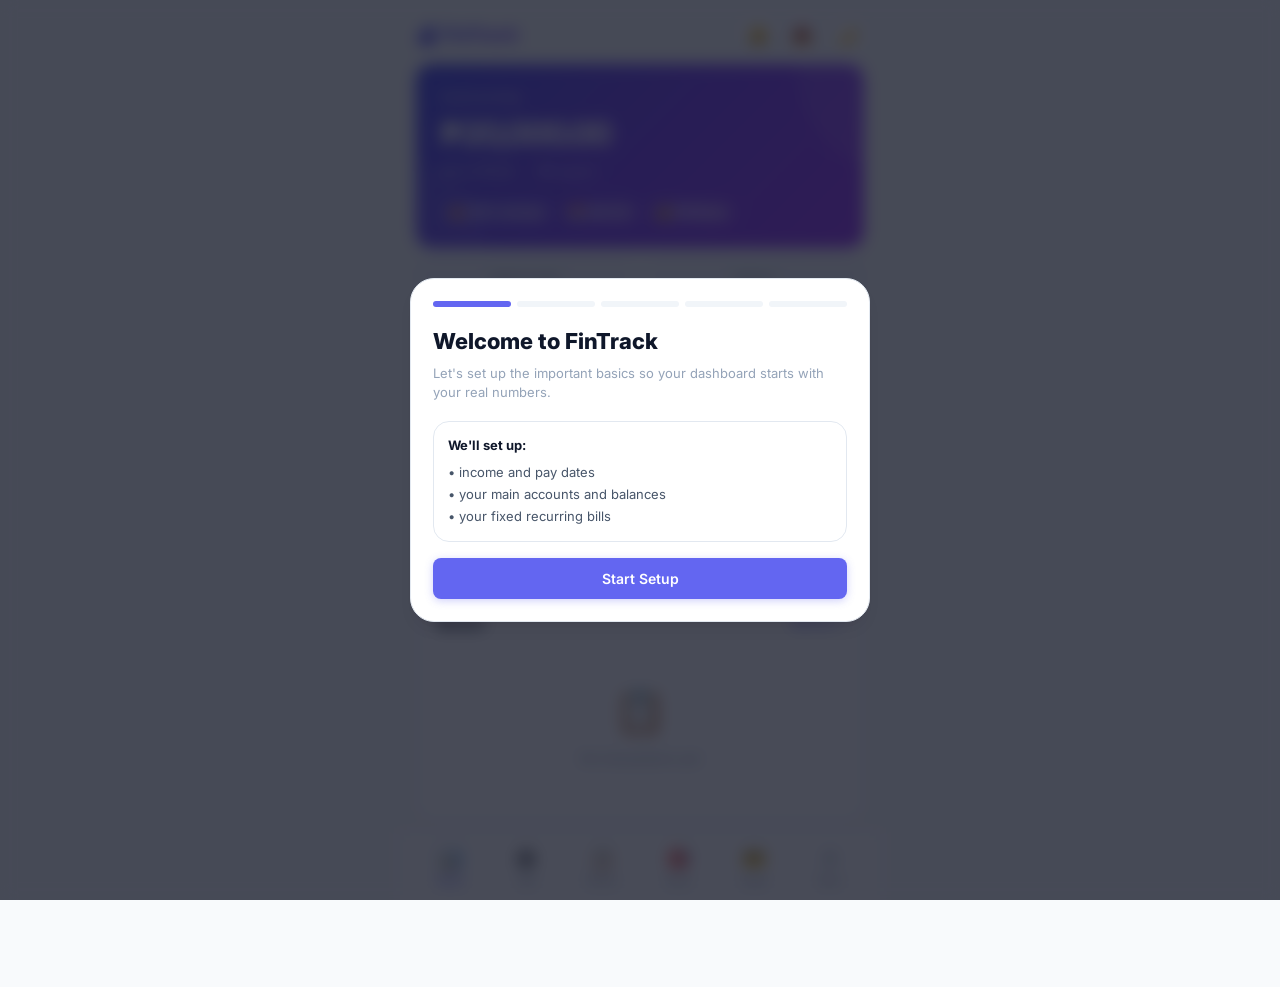
<file: index.html.html>
<!DOCTYPE html>
<html lang="en">
<head>
<meta charset="UTF-8">
<meta name="viewport" content="width=device-width, initial-scale=1.0">
<title>Finance Tracker</title>
<style>
@import url('https://fonts.googleapis.com/css2?family=Inter:wght@400;500;600;700;800&display=swap');
:root{
  --bg:#f8fafc;--surface:#ffffff;--surface2:#f1f5f9;--text:#0f172a;--text2:#475569;--text3:#94a3b8;
  --border:#e2e8f0;--accent:#6366f1;--accent2:#818cf8;--accent-soft:#eef2ff;
  --green:#10b981;--green-soft:#d1fae5;--red:#ef4444;--red-soft:#fee2e2;
  --amber:#f59e0b;--amber-soft:#fef3c7;--blue:#3b82f6;--blue-soft:#dbeafe;
  --purple:#8b5cf6;--pink:#ec4899;--cyan:#06b6d4;
  --radius:16px;--radius-sm:10px;--radius-xs:8px;
  --shadow:0 1px 3px rgba(0,0,0,.04),0 1px 2px rgba(0,0,0,.06);
  --shadow-md:0 4px 6px -1px rgba(0,0,0,.05),0 2px 4px -2px rgba(0,0,0,.05);
  --shadow-lg:0 10px 15px -3px rgba(0,0,0,.06),0 4px 6px -4px rgba(0,0,0,.06);
  --transition:all .2s ease;
}
.dark{
  --bg:#0c0f1a;--surface:#161b2e;--surface2:#1e2540;--text:#e2e8f0;--text2:#94a3b8;--text3:#64748b;
  --border:#2a3150;--accent:#818cf8;--accent2:#a5b4fc;--accent-soft:#1e1b4b;
  --green-soft:#064e3b;--red-soft:#450a0a;--amber-soft:#451a03;--blue-soft:#172554;
  --shadow:0 1px 3px rgba(0,0,0,.2);--shadow-md:0 4px 6px rgba(0,0,0,.2);--shadow-lg:0 10px 15px rgba(0,0,0,.25);
}
*{box-sizing:border-box;margin:0;padding:0}
body{font-family:'Inter',system-ui,-apple-system,sans-serif;background:var(--bg);color:var(--text);font-size:14px;line-height:1.5;transition:background .3s,color .3s;-webkit-font-smoothing:antialiased}
::-webkit-scrollbar{width:6px;height:6px}::-webkit-scrollbar-track{background:transparent}::-webkit-scrollbar-thumb{background:var(--border);border-radius:3px}

.app{max-width:480px;margin:0 auto;padding:0 16px 100px;min-height:100vh}

.topbar{display:flex;align-items:center;justify-content:space-between;padding:16px 0 12px;position:sticky;top:0;background:var(--bg);z-index:50}
.topbar h1{font-size:18px;font-weight:800;background:linear-gradient(135deg,var(--accent),var(--purple));-webkit-background-clip:text;-webkit-text-fill-color:transparent}
.topbar-actions{display:flex;gap:8px}
.icon-btn{width:36px;height:36px;border-radius:var(--radius-xs);border:1px solid var(--border);background:var(--surface);display:flex;align-items:center;justify-content:center;cursor:pointer;font-size:16px;transition:var(--transition);color:var(--text)}
.icon-btn:hover{background:var(--surface2);transform:scale(1.05)}

.card{background:var(--surface);border:1px solid var(--border);border-radius:var(--radius);padding:20px;margin-bottom:12px;transition:var(--transition)}
.card:hover{box-shadow:var(--shadow-md)}
.card-header{display:flex;align-items:center;justify-content:space-between;margin-bottom:16px}
.card-title{font-size:14px;font-weight:700;color:var(--text)}
.card-subtitle{font-size:12px;color:var(--text3);margin-top:2px}
.card-badge{font-size:11px;font-weight:600;padding:4px 10px;border-radius:20px;background:var(--accent-soft);color:var(--accent)}

.greeting{background:linear-gradient(135deg,#6366f1,#8b5cf6,#a855f7);border:none;color:#fff;padding:24px;position:relative;overflow:hidden}
.greeting::after{content:'';position:absolute;top:-50%;right:-30%;width:200px;height:200px;background:rgba(255,255,255,.08);border-radius:50%}
.greeting::before{content:'';position:absolute;bottom:-40%;left:-20%;width:160px;height:160px;background:rgba(255,255,255,.05);border-radius:50%}
.greeting .g-label{font-size:12px;opacity:.8;font-weight:500}
.greeting .g-amount{font-size:32px;font-weight:800;margin:4px 0;letter-spacing:-1px}
.greeting .g-sub{font-size:13px;opacity:.75;display:flex;gap:16px;flex-wrap:wrap}
.greeting .g-tag{display:inline-flex;align-items:center;gap:4px;background:rgba(255,255,255,.15);padding:4px 10px;border-radius:20px;font-size:11px;font-weight:600;margin-top:8px}

.stats-grid{display:grid;grid-template-columns:1fr 1fr;gap:10px;margin-bottom:12px}
.stat-card{background:var(--surface);border:1px solid var(--border);border-radius:var(--radius-sm);padding:14px;transition:var(--transition)}
.stat-card:hover{box-shadow:var(--shadow)}
.stat-label{font-size:11px;font-weight:500;color:var(--text3);text-transform:uppercase;letter-spacing:.5px}
.stat-value{font-size:20px;font-weight:800;margin-top:4px;letter-spacing:-.5px}
.stat-change{font-size:11px;margin-top:2px;font-weight:500}

.progress{margin-bottom:14px}
.progress-header{display:flex;justify-content:space-between;margin-bottom:6px}
.progress-label{font-size:12px;font-weight:600;color:var(--text)}
.progress-value{font-size:12px;font-weight:600}
.progress-track{height:8px;background:var(--surface2);border-radius:4px;overflow:hidden}
.progress-fill{height:100%;border-radius:4px;transition:width .4s ease}

.bottom-nav{position:fixed;bottom:0;left:50%;transform:translateX(-50%);width:100%;max-width:480px;background:var(--surface);border-top:1px solid var(--border);display:flex;padding:8px 12px;padding-bottom:max(8px,env(safe-area-inset-bottom));z-index:100;backdrop-filter:blur(20px)}
.nav-item{flex:1;display:flex;flex-direction:column;align-items:center;gap:2px;padding:6px 0;border-radius:var(--radius-xs);cursor:pointer;transition:var(--transition);border:none;background:none;color:var(--text3);font-size:10px;font-weight:500;font-family:inherit}
.nav-item.active{color:var(--accent)}
.nav-item.active .nav-icon{background:var(--accent-soft);color:var(--accent)}
.nav-icon{font-size:18px;width:32px;height:28px;display:flex;align-items:center;justify-content:center;border-radius:14px;transition:var(--transition)}
.nav-item:hover .nav-icon{background:var(--surface2)}

.section{display:none;animation:fadeIn .25s ease}.section.active{display:block}
@keyframes fadeIn{from{opacity:0;transform:translateY(8px)}to{opacity:1;transform:translateY(0)}}

.input-group{margin-bottom:14px}
.input-label{font-size:12px;font-weight:600;color:var(--text2);margin-bottom:6px;display:block}
.input{width:100%;padding:10px 14px;border:1.5px solid var(--border);border-radius:var(--radius-xs);font-size:14px;font-weight:500;background:var(--surface);color:var(--text);font-family:inherit;transition:var(--transition);outline:none}
.input:focus{border-color:var(--accent);box-shadow:0 0 0 3px rgba(99,102,241,.1)}
select.input{appearance:none;background-image:url("data:image/svg+xml,%3Csvg width='10' height='6' viewBox='0 0 10 6' fill='none' xmlns='http://www.w3.org/2000/svg'%3E%3Cpath d='M1 1L5 5L9 1' stroke='%2394a3b8' stroke-width='1.5' stroke-linecap='round' stroke-linejoin='round'/%3E%3C/svg%3E");background-repeat:no-repeat;background-position:right 12px center;padding-right:32px}
.input-row{display:grid;grid-template-columns:1fr 1fr;gap:10px}
.input-row-3{display:grid;grid-template-columns:1fr 1fr 1fr;gap:10px}
textarea.input{resize:vertical;min-height:80px}

.btn{padding:12px 20px;border:none;border-radius:var(--radius-xs);font-size:14px;font-weight:600;cursor:pointer;font-family:inherit;transition:var(--transition);display:inline-flex;align-items:center;justify-content:center;gap:6px;width:100%}
.btn:active{transform:scale(.98)}
.btn-primary{background:var(--accent);color:#fff;box-shadow:0 2px 8px rgba(99,102,241,.3)}
.btn-primary:hover{background:var(--accent2);box-shadow:0 4px 12px rgba(99,102,241,.35)}
.btn-success{background:var(--green);color:#fff}
.btn-danger{background:var(--red);color:#fff}
.btn-ghost{background:transparent;color:var(--text2);border:1.5px solid var(--border)}
.btn-ghost:hover{background:var(--surface2)}
.btn-sm{padding:8px 14px;font-size:12px;width:auto;border-radius:var(--radius-xs)}
.btn-icon{width:32px;height:32px;padding:0;border-radius:var(--radius-xs);border:1px solid var(--border);background:var(--surface);cursor:pointer;display:flex;align-items:center;justify-content:center;font-size:14px;transition:var(--transition)}
.btn-icon:hover{background:var(--surface2)}

.quick-actions{display:flex;gap:8px;overflow-x:auto;padding:2px 0;-webkit-overflow-scrolling:touch}
.quick-chip{padding:8px 14px;border:1.5px solid var(--border);border-radius:20px;background:var(--surface);font-size:12px;font-weight:600;color:var(--text);cursor:pointer;white-space:nowrap;transition:var(--transition);font-family:inherit}
.quick-chip:hover{border-color:var(--accent);color:var(--accent);background:var(--accent-soft)}

.tx-list{display:flex;flex-direction:column;gap:2px}
.tx-item{display:flex;align-items:center;gap:12px;padding:12px 14px;border-radius:var(--radius-sm);transition:var(--transition);cursor:default}
.tx-item:hover{background:var(--surface2)}
.tx-icon{width:40px;height:40px;border-radius:12px;display:flex;align-items:center;justify-content:center;font-size:18px;flex-shrink:0}
.tx-info{flex:1;min-width:0}
.tx-name{font-size:13px;font-weight:600;white-space:nowrap;overflow:hidden;text-overflow:ellipsis}
.tx-meta{font-size:11px;color:var(--text3);margin-top:1px}
.tx-amount{font-size:14px;font-weight:700;text-align:right;white-space:nowrap}
.tx-delete{opacity:0;transition:var(--transition)}
.tx-item:hover .tx-delete{opacity:1}

.cat-groceries{background:#dcfce7;color:#16a34a}.cat-transport{background:#dbeafe;color:#2563eb}
.cat-entertainment{background:#fce7f3;color:#db2777}.cat-health{background:#fee2e2;color:#dc2626}
.cat-electric{background:#fef3c7;color:#d97706}.cat-water{background:#cffafe;color:#0891b2}
.cat-misc{background:#f1f5f9;color:#64748b}.cat-savings{background:#d1fae5;color:#059669}
.cat-insurance{background:#ede9fe;color:#7c3aed}.cat-education{background:#e0e7ff;color:#4f46e5}
.cat-personal{background:#fce7f3;color:#be185d}.cat-spotify{background:#d1fae5;color:#059669}
.cat-income{background:#d1fae5;color:#059669}.cat-debt{background:#fee2e2;color:#dc2626}
.cat-default{background:var(--surface2);color:var(--text2)}

.donut-container{display:flex;align-items:center;gap:20px;flex-wrap:wrap;justify-content:center}
.donut-svg{width:160px;height:160px;flex-shrink:0}
.donut-legend{display:flex;flex-direction:column;gap:6px;flex:1;min-width:140px}
.legend-item{display:flex;align-items:center;gap:8px;font-size:12px}
.legend-dot{width:8px;height:8px;border-radius:50%;flex-shrink:0}
.legend-label{flex:1;color:var(--text2)}
.legend-value{font-weight:700;font-size:12px}

.bar-chart{display:flex;flex-direction:column;gap:8px}
.bar-row{display:flex;align-items:center;gap:10px}
.bar-label{width:50px;font-size:11px;color:var(--text3);text-align:right;flex-shrink:0}
.bar-track{flex:1;height:24px;background:var(--surface2);border-radius:6px;overflow:hidden}
.bar-fill{height:100%;border-radius:6px;display:flex;align-items:center;padding:0 8px;font-size:10px;color:#fff;font-weight:600;transition:width .4s ease;min-width:fit-content}
.bar-amount{width:70px;font-size:11px;font-weight:600;text-align:right;flex-shrink:0}

.goal-card{padding:16px;background:var(--surface2);border:1px solid var(--border);border-radius:var(--radius-sm);margin-bottom:10px;cursor:pointer;transition:var(--transition)}
.goal-card:hover{border-color:var(--accent)}
.goal-top{display:flex;justify-content:space-between;align-items:center;margin-bottom:8px}
.goal-name{font-weight:700;font-size:14px}
.goal-pct{font-weight:800;font-size:14px}
.goal-bar{height:8px;background:var(--border);border-radius:4px;overflow:hidden;margin-bottom:6px}
.goal-fill{height:100%;border-radius:4px;transition:width .4s}
.goal-sub{font-size:11px;color:var(--text3)}

.debt-card{padding:16px;background:var(--surface2);border:1px solid var(--border);border-radius:var(--radius-sm);margin-bottom:10px;cursor:pointer;transition:var(--transition)}
.debt-card:hover{border-color:var(--red)}

.wish-card{display:flex;align-items:center;gap:12px;padding:14px;background:var(--surface2);border:1px solid var(--border);border-radius:var(--radius-sm);margin-bottom:8px;transition:var(--transition)}
.wish-card:hover{border-color:var(--amber)}

.score-circle{width:100px;height:100px;margin:0 auto 12px;position:relative}
.score-bg{fill:none;stroke:var(--surface2);stroke-width:8}
.score-fill{fill:none;stroke-width:8;stroke-linecap:round;transform:rotate(-90deg);transform-origin:50% 50%;transition:stroke-dashoffset .6s ease}
.score-text{font-size:28px;font-weight:800;text-anchor:middle;dominant-baseline:central;fill:var(--text)}

.payday{background:var(--surface2);border:1px solid var(--border);border-radius:var(--radius-sm);padding:14px;margin-bottom:12px;display:flex;align-items:center;gap:14px}
.payday-days{font-size:28px;font-weight:800;color:var(--accent);min-width:48px;text-align:center;line-height:1}
.payday-info{flex:1}
.payday-label{font-size:13px;font-weight:600;color:var(--text)}
.payday-sub{font-size:11px;color:var(--text3)}

.alert{padding:12px 16px;border-radius:var(--radius-sm);margin-bottom:12px;font-size:13px;display:none;border:1px solid}
.alert-warn{background:var(--red-soft);border-color:var(--red);color:var(--red)}
.alert-info{background:var(--blue-soft);border-color:var(--blue);color:var(--blue)}
.dark .alert-warn{color:#fca5a5}.dark .alert-info{color:#93c5fd}

.empty{text-align:center;padding:32px 16px;color:var(--text3)}
.empty-icon{font-size:40px;margin-bottom:8px}
.empty-text{font-size:13px}

.modal-overlay{position:fixed;top:0;left:0;width:100%;height:100%;background:rgba(0,0,0,.4);display:none;align-items:flex-end;justify-content:center;z-index:200;backdrop-filter:blur(4px)}
.modal-overlay.show{display:flex}
.modal{background:var(--surface);border-radius:var(--radius) var(--radius) 0 0;padding:24px;width:100%;max-width:480px;max-height:85vh;overflow-y:auto;animation:slideUp .25s ease}
@keyframes slideUp{from{transform:translateY(100%)}to{transform:translateY(0)}}
.modal-handle{width:36px;height:4px;background:var(--border);border-radius:2px;margin:0 auto 16px}
.modal h3{font-size:16px;font-weight:700;margin-bottom:16px}
.modal-actions{display:flex;gap:8px;margin-top:16px}

.filter-row{display:flex;gap:6px;overflow-x:auto;padding:2px 0;margin-bottom:14px;-webkit-overflow-scrolling:touch}
.filter-pill{padding:6px 14px;border:1.5px solid var(--border);border-radius:20px;font-size:12px;font-weight:600;background:var(--surface);color:var(--text2);cursor:pointer;white-space:nowrap;transition:var(--transition);font-family:inherit}
.filter-pill.active{background:var(--accent);color:#fff;border-color:var(--accent)}
.filter-pill:hover:not(.active){border-color:var(--accent);color:var(--accent)}

.setting-item{display:flex;align-items:center;justify-content:space-between;padding:14px 0;border-bottom:1px solid var(--border)}
.setting-item:last-child{border:none}
.setting-left{display:flex;align-items:center;gap:10px}
.setting-icon{width:36px;height:36px;border-radius:var(--radius-xs);display:flex;align-items:center;justify-content:center;font-size:16px;background:var(--surface2)}
.setting-name{font-size:13px;font-weight:600}
.setting-desc{font-size:11px;color:var(--text3)}
.setting-input{width:110px;text-align:right}

.info-btn{width:22px;height:22px;border-radius:50%;border:1px solid var(--border);background:var(--surface2);color:var(--text3);display:inline-flex;align-items:center;justify-content:center;font-size:11px;font-weight:800;cursor:pointer;transition:var(--transition);margin-left:6px}
.info-btn:hover{color:var(--accent);border-color:var(--accent);background:var(--accent-soft)}
.inline-actions{display:flex;gap:6px;align-items:center}
.nw-row-actions{display:flex;gap:6px;align-items:center;justify-content:flex-end;flex-wrap:nowrap}

.notif-wrap{position:relative}
.notif-badge{position:absolute;top:-4px;right:-4px;min-width:16px;height:16px;padding:0 4px;border-radius:999px;background:var(--red);color:#fff;font-size:10px;font-weight:700;display:flex;align-items:center;justify-content:center}
.notif-panel{position:absolute;top:48px;right:0;width:min(360px,calc(100vw - 32px));background:var(--surface);border:1px solid var(--border);border-radius:16px;box-shadow:var(--shadow-lg);padding:12px;z-index:220;display:none}
.notif-panel.show{display:block}
.notif-head{display:flex;align-items:center;justify-content:space-between;margin-bottom:8px}
.notif-item{padding:10px 12px;border:1px solid var(--border);border-radius:12px;margin-bottom:8px}
.notif-item:last-child{margin-bottom:0}
.notif-item.danger{background:var(--red-soft)}
.notif-item.warning{background:var(--amber-soft)}
.notif-item.info{background:var(--surface2)}
.notif-item.good{background:var(--green-soft)}

.nw-account{display:grid;grid-template-columns:minmax(0,1fr) auto;align-items:center;gap:10px;padding:12px 0;border-bottom:1px solid var(--border)}
.nw-account:last-child{border:none}
.nw-name{display:flex;align-items:center;gap:8px;font-size:13px;font-weight:600;min-width:0}

.journal-card{padding:16px;background:var(--surface2);border:1px solid var(--border);border-radius:var(--radius-sm);margin-bottom:8px}
.journal-date{font-size:11px;color:var(--text3);margin-bottom:4px}
.journal-title{font-weight:700;font-size:14px;margin-bottom:4px}
.journal-text{font-size:13px;color:var(--text2);white-space:pre-wrap}

.filter-row::-webkit-scrollbar,.quick-actions::-webkit-scrollbar{display:none}

/* Tab switcher for combined cards */
.tab-row{display:flex;gap:0;border-bottom:2px solid var(--border);margin-bottom:14px}
.tab-btn{flex:1;padding:8px 0;font-size:12px;font-weight:700;color:var(--text3);background:none;border:none;border-bottom:2px solid transparent;margin-bottom:-2px;cursor:pointer;font-family:inherit;transition:var(--transition)}
.tab-btn.active{color:var(--accent);border-bottom-color:var(--accent)}
.tab-btn:hover:not(.active){color:var(--text2)}
.tab-pane{display:none}
.tab-pane.active{display:block}

/* Show more toggle */
.show-more-btn{width:100%;padding:12px;border:1.5px dashed var(--border);border-radius:var(--radius-sm);background:none;color:var(--text3);font-size:13px;font-weight:600;cursor:pointer;font-family:inherit;transition:var(--transition);margin-bottom:12px}
.show-more-btn:hover{border-color:var(--accent);color:var(--accent);background:var(--accent-soft)}

/* Compact forecast strip */
.forecast-strip{display:grid;grid-template-columns:1fr 1fr;gap:10px;margin-bottom:10px}
.forecast-strip .fs-box{padding:12px;background:var(--surface2);border-radius:var(--radius-sm);text-align:center}
.forecast-strip .fs-label{font-size:10px;font-weight:600;color:var(--text3);text-transform:uppercase;letter-spacing:.3px}
.forecast-strip .fs-value{font-size:18px;font-weight:800;margin-top:2px}

.onboard-overlay{position:fixed;inset:0;background:rgba(2,6,23,.72);display:none;align-items:center;justify-content:center;z-index:500;padding:16px;backdrop-filter:blur(8px)}
.onboard-overlay.show{display:flex}
.onboard-card{width:100%;max-width:460px;background:var(--surface);border:1px solid var(--border);border-radius:24px;padding:22px;box-shadow:var(--shadow-lg);max-height:90vh;overflow:auto}
.onboard-step{display:none}
.onboard-step.active{display:block}
.onboard-progress{display:flex;gap:6px;margin:0 0 18px}
.onboard-progress span{flex:1;height:6px;border-radius:999px;background:var(--surface2)}
.onboard-progress span.active{background:var(--accent)}
.onboard-title{font-size:22px;font-weight:800;margin-bottom:6px}
.onboard-sub{font-size:13px;color:var(--text3);margin-bottom:18px}
.choice-grid{display:grid;grid-template-columns:1fr 1fr;gap:10px}
.choice-card{border:1.5px solid var(--border);border-radius:14px;padding:14px;background:var(--surface);cursor:pointer;transition:var(--transition)}
.choice-card.active{border-color:var(--accent);background:var(--accent-soft)}
.mini-list{display:grid;gap:8px}
.mini-item{display:flex;align-items:center;justify-content:space-between;gap:8px;padding:10px 12px;border:1px solid var(--border);border-radius:12px;background:var(--surface2)}

@media(max-width:380px){
  .stats-grid{grid-template-columns:1fr 1fr}
  .input-row,.input-row-3{grid-template-columns:1fr}
  .stat-value{font-size:17px}
}
</style>
</head>
<body>

<div class="app">
<div class="topbar">
  <h1>💰 FinTrack</h1>
  <div class="topbar-actions">
    <div class="notif-wrap">
      <button class="icon-btn" onclick="toggleNotifications()" title="Notifications">🔔</button>
      <div class="notif-badge" id="notif-badge" style="display:none"></div>
      <div class="notif-panel" id="notif-panel">
        <div class="notif-head">
          <div style="font-size:14px;font-weight:700">Notifications</div>
          <button class="btn btn-sm btn-ghost" onclick="markNotificationsSeen()">Mark seen</button>
        </div>
        <div id="notif-list"></div>
      </div>
    </div>
    <button class="icon-btn" onclick="exportCSV()" title="Export CSV">📥</button>
    <button class="icon-btn" id="dark-toggle" onclick="toggleDark()" title="Toggle theme">🌙</button>
  </div>
</div>

<!-- DASHBOARD -->
<div class="section active" id="sec-dashboard">
  <div class="card greeting" id="greeting-card"></div>

  <!-- Compact forecast + payday row -->
  <div id="compact-forecast"></div>

  <!-- Upcoming bills (only if any unpaid) -->
  <div id="upcoming-bills-card"></div>

  <!-- Combined Alerts & Insights (tabbed, hidden if empty) -->
  <div id="alerts-insights-card"></div>

  <!-- Budget: only problem categories -->
  <div id="budget-attention-card"></div>

  <!-- Recent transactions -->
  <div class="card"><div class="card-header"><span class="card-title">Recent</span><span style="font-size:12px;color:var(--accent);cursor:pointer;font-weight:600" onclick="showTab('history')">See all →</span></div><div id="recent-tx"></div></div>

  <!-- Show More analytics -->
  <button class="show-more-btn" id="show-more-toggle" onclick="toggleShowMore()">📊 Show charts & analytics</button>
  <div id="analytics-expanded" style="display:none">
    <div class="stats-grid" id="stats-grid"></div>
    <div id="health-mini"></div>
    <div class="card"><div class="card-header"><span class="card-title">Spending Breakdown</span><span class="card-badge" id="donut-month"></span></div><div id="donut-area"></div></div>
    <div class="card"><div class="card-header"><span class="card-title">All Budget Progress</span><div style="display:flex;gap:4px"><button class="btn-icon" onclick="changeMonth(-1)">◀</button><button class="btn-icon" onclick="changeMonth(1)">▶</button></div></div><div id="budget-bars"></div></div>
    <div class="card"><div class="card-header"><span class="card-title">6-Month Trend</span></div><div id="month-chart"></div></div>
  </div>
</div>

<!-- ADD -->
<div class="section" id="sec-add">
  <div class="card">
    <div class="card-header"><span class="card-title">New Expense</span></div>
    <div class="input-row" style="margin-bottom:14px">
      <div class="input-group"><label class="input-label">Date</label><input type="date" class="input" id="f-date"></div>
      <div class="input-group"><label class="input-label">Amount (₱)</label><input type="number" class="input" id="f-amount" placeholder="0.00"></div>
    </div>
    <div class="input-group"><label class="input-label">Category</label><select class="input" id="f-cat" onchange="toggleCustom()"></select></div>
    <div class="input-group" id="custom-cat-wrap" style="display:none"><label class="input-label">Custom Category Name</label><input type="text" class="input" id="f-custom-cat" placeholder="e.g. Birthday Gift"></div>
    <div class="input-row"><div class="input-group"><label class="input-label">Account</label><select class="input" id="f-account"></select></div><div class="input-group"><label class="input-label">Note (optional)</label><input type="text" class="input" id="f-note" placeholder="e.g. SM Supermarket"></div></div>
    <button class="btn btn-primary" onclick="addEntry()">Add Expense</button>
  </div>
  <div class="card">
    <div class="card-header"><span class="card-title">Quick Add</span></div>
    <div class="quick-actions" id="quick-buttons"></div>
  </div>
  <div class="card">
    <div class="card-header"><span class="card-title">Extra Income</span><span class="card-badge" style="background:var(--green-soft);color:var(--green)">+ Income</span></div>
    <div class="input-row" style="margin-bottom:14px">
      <div class="input-group"><label class="input-label">Date</label><input type="date" class="input" id="inc-date"></div>
      <div class="input-group"><label class="input-label">Amount (₱)</label><input type="number" class="input" id="inc-amount" placeholder="0.00"></div>
    </div>
    <div class="input-row" style="margin-bottom:14px">
      <div class="input-group"><label class="input-label">Source</label><select class="input" id="inc-source"><option>Freelance</option><option>Bonus</option><option>13th Month Pay</option><option>Side Hustle</option><option>Gift/Reward</option><option>Other</option></select></div>
      <div class="input-group"><label class="input-label">Account</label><select class="input" id="inc-account"></select></div>
    </div>
    <div class="input-group"><label class="input-label">Note</label><input type="text" class="input" id="inc-note" placeholder="e.g. Logo design"></div>
    <button class="btn btn-success" onclick="addIncome()">Add Income</button>
  </div>
</div>

<!-- HISTORY -->
<div class="section" id="sec-history">
  <div class="card" style="margin-bottom:12px">
    <div class="card-header"><span class="card-title">Search & Filters</span><span class="card-badge">History</span></div>
    <div class="input-group" style="margin-bottom:12px"><label class="input-label">Search</label><input type="text" class="input" id="hist-search" placeholder="Search note, category, source, amount..." oninput="render()"></div>
    <div class="input-row" style="margin-bottom:12px">
      <div class="input-group" style="margin:0"><label class="input-label">Category</label><select class="input" id="hist-filter" onchange="render()"></select></div>
      <div class="input-group" style="margin:0"><label class="input-label">Month</label><input type="month" class="input" id="hist-month" onchange="render()"></div>
    </div>
    <div class="input-row" style="margin-bottom:12px">
      <div class="input-group" style="margin:0"><label class="input-label">Type</label><select class="input" id="hist-type" onchange="render()"><option value="all">All</option><option value="expense">Expenses</option><option value="income">Income</option></select></div>
      <div class="input-group" style="margin:0"><label class="input-label">Sort</label><select class="input" id="hist-sort" onchange="render()"><option value="newest">Newest</option><option value="oldest">Oldest</option><option value="highest">Highest Amount</option><option value="lowest">Lowest Amount</option></select></div>
    </div>
    <div class="input-group" style="margin-bottom:12px"><label class="input-label">Account</label><select class="input" id="hist-account" onchange="render()"></select></div>
    <div class="input-row" style="margin-bottom:12px">
      <div class="input-group" style="margin:0"><label class="input-label">Min Amount (₱)</label><input type="number" class="input" id="hist-min" placeholder="0" oninput="render()"></div>
      <div class="input-group" style="margin:0"><label class="input-label">Max Amount (₱)</label><input type="number" class="input" id="hist-max" placeholder="Any" oninput="render()"></div>
    </div>
    <div style="display:flex;gap:8px;flex-wrap:wrap">
      <button class="btn btn-ghost btn-sm" onclick="resetHistoryFilters()">Reset Filters</button>
      <button class="btn btn-ghost btn-sm" onclick="exportCSV()">📥 CSV</button>
    </div>
  </div>
  <div id="history-summary"></div>
  <div id="history-content"></div>
  <div class="card" style="margin-top:12px"><div class="card-header"><span class="card-title">Income History</span></div><div id="income-history"></div></div>
</div>

<!-- GOALS -->
<div class="section" id="sec-goals">
  <div class="card"><div class="card-header"><span class="card-title">Financial Health</span></div><div id="health-score"></div></div>
  <div class="card">
    <div class="card-header"><span class="card-title">Savings Goals</span><button class="btn btn-sm btn-ghost" onclick="openModal('modal-add-goal')">+ Add</button></div>
    <div id="goals-list"></div>
  </div>
  <div class="card">
    <div class="card-header"><span class="card-title">Wishlist</span><button class="btn btn-sm btn-ghost" onclick="openModal('modal-add-wish')">+ Add</button></div>
    <div id="wishlist"></div>
  </div>
  <div class="card"><div class="card-header"><span class="card-title">Emergency Fund Calculator</span></div><div id="ef-calc"></div></div>
</div>

<!-- DEBTS -->
<div class="section" id="sec-debts">
  <div class="card">
    <div class="card-header"><span class="card-title">Debt Tracker</span><button class="btn btn-sm btn-ghost" onclick="openModal('modal-add-debt')">+ Add</button></div>
    <div id="debt-summary"></div>
    <div id="debt-list"></div>
  </div>
</div>

<!-- MORE -->
<div class="section" id="sec-more">
  <div class="card"><div class="card-header"><span class="card-title">Net Worth</span><button class="btn btn-sm btn-ghost" onclick="openNetWorthAdd()">+ Add</button></div>
    <div id="nw-inputs"></div>
    <button class="btn btn-success" style="margin-top:14px" onclick="saveNetWorth()">Save Balances</button>
    <div id="nw-total"></div>
  </div>
  <div class="card"><div class="card-header"><span class="card-title">Net Worth History</span></div><div id="nw-chart"></div></div>
  <div class="card"><div class="card-header"><span class="card-title">Annual Report — <span id="year-label"></span></span><div style="display:flex;gap:4px"><button class="btn-icon" onclick="changeYear(-1)">◀</button><button class="btn-icon" onclick="changeYear(1)">▶</button></div></div>
    <div class="stats-grid" id="year-stats"></div>
    <div id="year-chart" style="margin-top:14px"></div>
    <div id="year-top" style="margin-top:14px"></div>
  </div>
  <div class="card"><div class="card-header"><span class="card-title">Financial Journal</span><button class="btn btn-sm btn-ghost" onclick="openModal('modal-add-journal')">+ Add</button></div><div id="journal-list"></div></div>
  <div class="card"><div class="card-header"><span class="card-title">50/30/20 Rule</span></div><div id="rule-content"></div></div>
  <div class="card"><div class="card-header"><span class="card-title">Settings</span><div style="display:flex;gap:8px"><button class="btn btn-sm btn-ghost" onclick="openModal('modal-smart-budget')">Smart Setup</button><button class="btn btn-sm btn-ghost" onclick="openBudgetRebalance()">Rebalance</button></div></div>
    <div id="settings-content"></div>
  </div>
  <div class="card"><div class="card-header"><span class="card-title">Recurring Bills & Income</span><button class="btn btn-sm btn-ghost" onclick="openModal('modal-add-recurring')">+ Add</button></div><div id="recurring-manager"></div></div>
  <div class="card"><div class="card-header"><span class="card-title">Smart Alert Settings</span></div><div id="alert-settings"></div></div>
  <div class="card"><div class="card-header"><span class="card-title">Custom Categories</span></div><div id="custom-cat-list"></div></div>
  <div class="card"><div class="card-header"><span class="card-title">Backup & Restore</span></div>
    <div style="display:flex;gap:8px;flex-wrap:wrap">
      <button class="btn btn-sm btn-ghost" onclick="backupData()">📥 Download Backup</button>
      <button class="btn btn-sm btn-ghost" onclick="document.getElementById('restore-file').click()">📤 Restore</button>
      <input type="file" id="restore-file" accept=".json" style="display:none" onchange="restoreData(event)">
    </div>
    <div id="backup-msg" style="font-size:12px;color:var(--text3);margin-top:8px"></div>
  </div>
</div>

<nav class="bottom-nav">
  <button class="nav-item active" data-tab="dashboard" onclick="showTab('dashboard')"><span class="nav-icon">📊</span>Home</button>
  <button class="nav-item" data-tab="add" onclick="showTab('add')"><span class="nav-icon">➕</span>Add</button>
  <button class="nav-item" data-tab="history" onclick="showTab('history')"><span class="nav-icon">📋</span>History</button>
  <button class="nav-item" data-tab="goals" onclick="showTab('goals')"><span class="nav-icon">🎯</span>Goals</button>
  <button class="nav-item" data-tab="debts" onclick="showTab('debts')"><span class="nav-icon">💳</span>Debts</button>
  <button class="nav-item" data-tab="more" onclick="showTab('more')"><span class="nav-icon">⚙️</span>More</button>
</nav>
</div>

<!-- ALL MODALS (same as before) -->
<div class="modal-overlay" id="modal-add-goal" onclick="if(event.target===this)closeModal(this.id)"><div class="modal"><div class="modal-handle"></div><h3>New Savings Goal</h3>
  <div class="input-group"><label class="input-label">Goal Name</label><input type="text" class="input" id="g-name" placeholder="e.g. Emergency Fund"></div>
  <div class="input-row"><div class="input-group"><label class="input-label">Target (₱)</label><input type="number" class="input" id="g-target" placeholder="270000"></div><div class="input-group"><label class="input-label">Current (₱)</label><input type="number" class="input" id="g-current" placeholder="0"></div></div>
  <div class="input-group"><label class="input-label">Monthly Contribution (₱)</label><input type="number" class="input" id="g-monthly" placeholder="15000"></div>
  <div class="modal-actions"><button class="btn btn-ghost" onclick="closeModal('modal-add-goal')">Cancel</button><button class="btn btn-primary" onclick="addGoal()">Add Goal</button></div>
</div></div>

<div class="modal-overlay" id="modal-edit-goal" onclick="if(event.target===this)closeModal(this.id)"><div class="modal"><div class="modal-handle"></div><h3>Edit Goal</h3>
  <div class="input-group"><label class="input-label">Name</label><input type="text" class="input" id="mg-name"></div>
  <div class="input-row"><div class="input-group"><label class="input-label">Target (₱)</label><input type="number" class="input" id="mg-target"></div><div class="input-group"><label class="input-label">Current (₱)</label><input type="number" class="input" id="mg-current"></div></div>
  <div class="input-group"><label class="input-label">Monthly (₱)</label><input type="number" class="input" id="mg-monthly"></div>
  <div class="modal-actions"><button class="btn btn-ghost" onclick="closeModal('modal-edit-goal')">Cancel</button><button class="btn btn-danger btn-sm" onclick="deleteGoal()">Delete</button><button class="btn btn-primary" onclick="saveGoalEdit()">Save</button></div>
</div></div>

<div class="modal-overlay" id="modal-add-wish" onclick="if(event.target===this)closeModal(this.id)"><div class="modal"><div class="modal-handle"></div><h3>Add to Wishlist</h3>
  <div class="input-group"><label class="input-label">Item</label><input type="text" class="input" id="w-name" placeholder="e.g. AirPods"></div>
  <div class="input-row"><div class="input-group"><label class="input-label">Price (₱)</label><input type="number" class="input" id="w-price" placeholder="0"></div><div class="input-group"><label class="input-label">Priority</label><select class="input" id="w-priority"><option>Low</option><option>Medium</option><option selected>Want</option><option>Need Soon</option></select></div></div>
  <div class="modal-actions"><button class="btn btn-ghost" onclick="closeModal('modal-add-wish')">Cancel</button><button class="btn btn-primary" onclick="addWish()">Add</button></div>
</div></div>

<div class="modal-overlay" id="modal-add-debt" onclick="if(event.target===this)closeModal(this.id)"><div class="modal"><div class="modal-handle"></div><h3>Add Debt</h3>
  <div class="input-row"><div class="input-group"><label class="input-label">Name</label><input type="text" class="input" id="d-name" placeholder="e.g. Credit Card"></div><div class="input-group"><label class="input-label">Type</label><select class="input" id="d-type"><option>Credit Card</option><option>Personal Loan</option><option>Friend/Family</option><option>BNPL</option><option>Other</option></select></div></div>
  <div class="input-row"><div class="input-group"><label class="input-label">Total Owed (₱)</label><input type="number" class="input" id="d-total" placeholder="0"></div><div class="input-group"><label class="input-label">Monthly Payment (₱)</label><input type="number" class="input" id="d-payment" placeholder="0"></div></div>
  <div class="input-row"><div class="input-group"><label class="input-label">Interest (%/yr)</label><input type="number" class="input" id="d-interest" placeholder="0" step="0.1"></div><div class="input-group"><label class="input-label">Due Date</label><input type="text" class="input" id="d-due" placeholder="e.g. 15th"></div></div>
  <div class="modal-actions"><button class="btn btn-ghost" onclick="closeModal('modal-add-debt')">Cancel</button><button class="btn btn-danger" onclick="addDebt()">Add Debt</button></div>
</div></div>

<div class="modal-overlay" id="modal-edit-debt" onclick="if(event.target===this)closeModal(this.id)"><div class="modal"><div class="modal-handle"></div><h3>Edit Debt</h3>
  <div class="input-group"><label class="input-label">Name</label><input type="text" class="input" id="md-name"></div>
  <div class="input-row"><div class="input-group"><label class="input-label">Remaining (₱)</label><input type="number" class="input" id="md-total"></div><div class="input-group"><label class="input-label">Payment (₱/mo)</label><input type="number" class="input" id="md-payment"></div></div>
  <div class="input-group"><label class="input-label">Interest (%/yr)</label><input type="number" class="input" id="md-interest" step="0.1"></div>
  <div class="modal-actions"><button class="btn btn-ghost" onclick="closeModal('modal-edit-debt')">Cancel</button><button class="btn btn-danger btn-sm" onclick="deleteDebt()">Delete</button><button class="btn btn-primary" onclick="saveDebtEdit()">Save</button></div>
</div></div>

<div class="modal-overlay" id="modal-edit-cat" onclick="if(event.target===this)closeModal(this.id)"><div class="modal"><div class="modal-handle"></div><h3>Edit Category</h3>
  <div class="input-group"><label class="input-label">Name</label><input type="text" class="input" id="modal-edit-name"></div>
  <div class="modal-actions"><button class="btn btn-ghost" onclick="closeModal('modal-edit-cat')">Cancel</button><button class="btn btn-primary" onclick="confirmEdit()">Save</button></div>
</div></div>

<div class="modal-overlay" id="modal-delete-cat" onclick="if(event.target===this)closeModal(this.id)"><div class="modal"><div class="modal-handle"></div><h3>Delete Category</h3>
  <p id="modal-delete-msg" style="font-size:13px;margin-bottom:8px"></p>
  <p style="font-size:12px;color:var(--text3)">Transactions will move to Miscellaneous / Buffer.</p>
  <div class="modal-actions"><button class="btn btn-ghost" onclick="closeModal('modal-delete-cat')">Cancel</button><button class="btn btn-danger" onclick="confirmDelete()">Delete</button></div>
</div></div>

<div class="modal-overlay" id="modal-add-journal" onclick="if(event.target===this)closeModal(this.id)"><div class="modal"><div class="modal-handle"></div><h3>New Journal Entry</h3>
  <div class="input-row"><div class="input-group"><label class="input-label">Month</label><input type="month" class="input" id="j-month"></div><div class="input-group"><label class="input-label">Title</label><input type="text" class="input" id="j-title" placeholder="e.g. Monthly reflection"></div></div>
  <div class="input-group"><label class="input-label">Note</label><textarea class="input" id="j-note" placeholder="Write your thoughts..."></textarea></div>
  <div class="modal-actions"><button class="btn btn-ghost" onclick="closeModal('modal-add-journal')">Cancel</button><button class="btn btn-primary" onclick="addJournal()">Save</button></div>
</div></div>

<div class="modal-overlay" id="modal-edit-entry" onclick="if(event.target===this)closeModal(this.id)"><div class="modal"><div class="modal-handle"></div><h3>Edit Expense</h3>
  <div class="input-row">
    <div class="input-group"><label class="input-label">Date</label><input type="date" class="input" id="me-date"></div>
    <div class="input-group"><label class="input-label">Amount (₱)</label><input type="number" class="input" id="me-amount" placeholder="0.00"></div>
  </div>
  <div class="input-group"><label class="input-label">Category</label><select class="input" id="me-cat"></select></div>
  <div class="input-group" id="me-custom-cat-wrap" style="display:none"><label class="input-label">Custom Category Name</label><input type="text" class="input" id="me-custom-cat" placeholder="e.g. Birthday Gift"></div>
  <div class="input-row"><div class="input-group"><label class="input-label">Account</label><select class="input" id="me-account"></select></div><div class="input-group"><label class="input-label">Note</label><input type="text" class="input" id="me-note" placeholder="Optional note"></div></div>
  <div class="modal-actions">
    <button class="btn btn-ghost" onclick="closeModal('modal-edit-entry')">Cancel</button>
    <button class="btn btn-danger btn-sm" onclick="deleteEditingEntry()">Delete</button>
    <button class="btn btn-ghost btn-sm" onclick="duplicateEditingEntry()">Duplicate</button>
    <button class="btn btn-primary" onclick="saveEntryEdit()">Save</button>
  </div>
</div></div>

<div class="modal-overlay" id="modal-edit-income" onclick="if(event.target===this)closeModal(this.id)"><div class="modal"><div class="modal-handle"></div><h3>Edit Income</h3>
  <div class="input-row">
    <div class="input-group"><label class="input-label">Date</label><input type="date" class="input" id="mi-date"></div>
    <div class="input-group"><label class="input-label">Amount (₱)</label><input type="number" class="input" id="mi-amount" placeholder="0.00"></div>
  </div>
  <div class="input-row">
    <div class="input-group"><label class="input-label">Source</label><select class="input" id="mi-source"><option>Freelance</option><option>Bonus</option><option>13th Month Pay</option><option>Side Hustle</option><option>Gift/Reward</option><option>Other</option></select></div>
    <div class="input-group"><label class="input-label">Account</label><select class="input" id="mi-account"></select></div>
  </div>
  <div class="input-group"><label class="input-label">Note</label><input type="text" class="input" id="mi-note" placeholder="Optional note"></div>
  <div class="modal-actions">
    <button class="btn btn-ghost" onclick="closeModal('modal-edit-income')">Cancel</button>
    <button class="btn btn-danger btn-sm" onclick="deleteEditingIncome()">Delete</button>
    <button class="btn btn-ghost btn-sm" onclick="duplicateEditingIncome()">Duplicate</button>
    <button class="btn btn-primary" onclick="saveIncomeEdit()">Save</button>
  </div>
</div></div>

<div class="modal-overlay" id="modal-add-recurring" onclick="if(event.target===this)closeModal(this.id)"><div class="modal"><div class="modal-handle"></div><h3>Add Recurring Item</h3>
  <div class="input-row">
    <div class="input-group"><label class="input-label">Type</label><select class="input" id="r-type" onchange="toggleRecurringType()"><option value="bill">Bill</option><option value="income">Income</option></select></div>
    <div class="input-group"><label class="input-label">Day of Month</label><input type="number" class="input" id="r-day" min="1" max="31" placeholder="15"></div>
  </div>
  <div class="input-row">
    <div class="input-group"><label class="input-label">Name</label><input type="text" class="input" id="r-name" placeholder="e.g. Electric Bill"></div>
    <div class="input-group"><label class="input-label">Amount (₱)</label><input type="number" class="input" id="r-amount" placeholder="0.00"></div>
  </div>
  <div class="input-group" id="r-cat-wrap"><label class="input-label">Category</label><select class="input" id="r-cat"></select></div>
  <div class="modal-actions"><button class="btn btn-ghost" onclick="closeModal('modal-add-recurring')">Cancel</button><button class="btn btn-primary" onclick="addRecurring()">Add Recurring</button></div>
</div></div>

<div class="modal-overlay" id="modal-info" onclick="if(event.target===this)closeModal(this.id)"><div class="modal"><div class="modal-handle"></div><h3 id="info-title">About</h3><div id="info-body" style="font-size:13px;color:var(--text2);line-height:1.7"></div><div class="modal-actions"><button class="btn btn-primary" onclick="closeModal('modal-info')">Got it</button></div></div></div>

<div class="modal-overlay" id="modal-nw-account" onclick="if(event.target===this)closeModal(this.id)"><div class="modal"><div class="modal-handle"></div><h3 id="nw-modal-title">Add Net Worth Account</h3>
  <div class="input-row">
    <div class="input-group"><label class="input-label">Icon</label><select class="input" id="nw-acc-icon"><option>🏦</option><option>📱</option><option>💳</option><option>💵</option><option>📈</option><option>🏠</option><option>🚗</option><option>🪙</option><option>💼</option><option>🎯</option></select></div>
    <div class="input-group"><label class="input-label">Opening Balance (₱)</label><input type="number" class="input" id="nw-acc-balance" placeholder="0"></div>
  </div>
  <div class="input-group"><label class="input-label">Account Name</label><input type="text" class="input" id="nw-acc-name" placeholder="e.g. Maya Savings"></div>
  <div class="modal-actions"><button class="btn btn-ghost" onclick="closeModal('modal-nw-account')">Cancel</button><button class="btn btn-danger btn-sm" id="nw-delete-btn" style="display:none" onclick="deleteNetWorthAccount()">Delete</button><button class="btn btn-primary" onclick="saveNetWorthAccount()">Save</button></div>
</div></div>

<div class="modal-overlay" id="modal-transfer" onclick="if(event.target===this)closeModal(this.id)"><div class="modal"><div class="modal-handle"></div><h3>Transfer Between Accounts</h3>
  <div class="input-row">
    <div class="input-group"><label class="input-label">From</label><select class="input" id="t-from"></select></div>
    <div class="input-group"><label class="input-label">To</label><select class="input" id="t-to"></select></div>
  </div>
  <div class="input-row">
    <div class="input-group"><label class="input-label">Amount (₱)</label><input type="number" class="input" id="t-amount" placeholder="0.00"></div>
    <div class="input-group"><label class="input-label">Date</label><input type="date" class="input" id="t-date"></div>
  </div>
  <div class="input-group"><label class="input-label">Note</label><input type="text" class="input" id="t-note" placeholder="Optional note"></div>
  <div class="modal-actions"><button class="btn btn-ghost" onclick="closeModal('modal-transfer')">Cancel</button><button class="btn btn-primary" onclick="addTransfer()">Save Transfer</button></div>
</div></div>

<div class="modal-overlay" id="modal-budget-rebalance" onclick="if(event.target===this)closeModal(this.id)"><div class="modal"><div class="modal-handle"></div><h3>Budget Rebalance Tool</h3>
  <div style="font-size:13px;color:var(--text2);line-height:1.7;margin-bottom:14px">Preview a smarter budget before applying changes.</div>
  <div class="choice-grid" style="margin-bottom:14px">
    <button class="choice-card active" id="rebalance-mode-503020" onclick="selectRebalanceMode('503020')" type="button"><div style="font-weight:700;margin-bottom:4px">50/30/20</div><div style="font-size:12px;color:var(--text3)">Balanced default</div></button>
    <button class="choice-card" id="rebalance-mode-lastmonth" onclick="selectRebalanceMode('lastmonth')" type="button"><div style="font-weight:700;margin-bottom:4px">Last Month</div><div style="font-size:12px;color:var(--text3)">Based on real spending</div></button>
    <button class="choice-card" id="rebalance-mode-savemore" onclick="selectRebalanceMode('savemore')" type="button"><div style="font-weight:700;margin-bottom:4px">Save More</div><div style="font-size:12px;color:var(--text3)">Trim wants, boost savings</div></button>
  </div>
  <div class="input-group"><label class="input-label">Salary to use</label><input type="number" class="input" id="rebalance-salary" placeholder="30000" oninput="renderBudgetPreview()"></div>
  <div id="rebalance-summary" style="margin-bottom:12px"></div>
  <div id="rebalance-preview"></div>
  <div class="modal-actions"><button class="btn btn-ghost" onclick="closeModal('modal-budget-rebalance')">Cancel</button><button class="btn btn-primary" onclick="applyBudgetRebalance()">Apply Rebalance</button></div>
</div></div>

<div class="modal-overlay" id="modal-smart-budget" onclick="if(event.target===this)closeModal(this.id)"><div class="modal"><div class="modal-handle"></div><h3>Smart Budget Setup</h3>
  <div style="font-size:13px;color:var(--text2);line-height:1.7;margin-bottom:14px">Recommended: auto-calculate category budgets from your salary and recurring bills.</div>
  <div class="choice-grid" style="margin-bottom:14px">
    <button class="choice-card active" id="smart-mode-503020" onclick="selectSmartMode('503020')" type="button"><div style="font-weight:700;margin-bottom:4px">50/30/20</div><div style="font-size:12px;color:var(--text3)">Balanced default</div></button>
    <button class="choice-card" id="smart-mode-conservative" onclick="selectSmartMode('conservative')" type="button"><div style="font-weight:700;margin-bottom:4px">Conservative</div><div style="font-size:12px;color:var(--text3)">More buffer and savings</div></button>
  </div>
  <div class="input-group"><label class="input-label">Use current salary</label><input type="number" class="input" id="smart-salary" placeholder="30000"></div>
  <div class="input-group"><label class="input-label">How should fixed recurring bills be handled?</label>
    <select class="input" id="smart-bill-mode"><option value="exact">Use exact recurring amounts</option><option value="keep">Keep current fixed budgets if higher</option></select>
  </div>
  <div class="modal-actions"><button class="btn btn-ghost" onclick="closeModal('modal-smart-budget')">Cancel</button><button class="btn btn-primary" onclick="runSmartBudgetSetup()">Apply Smart Setup</button></div>
</div></div>

<!-- Onboarding -->
<div class="onboard-overlay" id="onboard-overlay">
  <div class="onboard-card">
    <div class="onboard-progress" id="onboard-progress"></div>
    <div class="onboard-step active" data-step="0">
      <div class="onboard-title">Welcome to FinTrack</div>
      <div class="onboard-sub">Let's set up the important basics so your dashboard starts with your real numbers.</div>
      <div class="card" style="padding:14px;margin-bottom:14px"><div style="font-size:13px;font-weight:700;margin-bottom:6px">We'll set up:</div><div style="font-size:13px;color:var(--text2);line-height:1.7">• income and pay dates<br>• your main accounts and balances<br>• your fixed recurring bills</div></div>
      <div class="modal-actions"><button class="btn btn-primary" onclick="nextOnboardStep()">Start Setup</button></div>
    </div>
    <div class="onboard-step" data-step="1">
      <div class="onboard-title">Income & payday</div>
      <div class="onboard-sub">This helps the app calculate budget, payday countdown, and forecasts.</div>
      <div class="input-group"><label class="input-label">Monthly take-home salary</label><input type="number" class="input" id="ob-salary" placeholder="20000"></div>
      <div class="input-group"><label class="input-label">Pay schedule</label><select class="input" id="ob-pay-mode" onchange="toggleOnboardPayMode()"><option value="twice">Twice a month</option><option value="monthly">Once a month</option></select></div>
      <div class="input-row" id="ob-pay-twice-row"><div class="input-group"><label class="input-label">First payday</label><input type="number" class="input" id="ob-pay-1" min="1" max="31" placeholder="5"></div><div class="input-group"><label class="input-label">Second payday</label><input type="number" class="input" id="ob-pay-2" min="1" max="31" placeholder="20"></div></div>
      <div class="input-group" id="ob-pay-monthly-row" style="display:none"><label class="input-label">Payday</label><input type="number" class="input" id="ob-pay-single" min="1" max="31" placeholder="30"></div>
      <div class="modal-actions"><button class="btn btn-ghost" onclick="prevOnboardStep()">Back</button><button class="btn btn-primary" onclick="nextOnboardStep()">Next</button></div>
    </div>
    <div class="onboard-step" data-step="2">
      <div class="onboard-title">Main accounts</div>
      <div class="onboard-sub">Choose the accounts you actually use.</div>
      <div class="mini-list" id="ob-account-list"></div>
      <div class="modal-actions"><button class="btn btn-ghost" onclick="prevOnboardStep()">Back</button><button class="btn btn-primary" onclick="nextOnboardStep()">Next</button></div>
    </div>
    <div class="onboard-step" data-step="3">
      <div class="onboard-title">Fixed monthly bills</div>
      <div class="onboard-sub">Select the bills you want preloaded as recurring items.</div>
      <div class="mini-list" id="ob-bills-list"></div>
      <div class="modal-actions"><button class="btn btn-ghost" onclick="prevOnboardStep()">Back</button><button class="btn btn-primary" onclick="nextOnboardStep()">Next</button></div>
    </div>
    <div class="onboard-step" data-step="4">
      <div class="onboard-title">You're ready</div>
      <div class="onboard-sub">We'll apply your setup now and open your dashboard.</div>
      <div class="modal-actions"><button class="btn btn-ghost" onclick="skipOnboarding()">Skip for now</button><button class="btn btn-primary" onclick="finishOnboarding()">Finish Setup</button></div>
    </div>
  </div>
</div>

<script>
/* ============ DATA & CONFIG (unchanged from original) ============ */
const CATS=[
{name:"Electric Bill",budget:7500,type:"fixed",group:"needs",icon:"⚡",colorClass:"cat-electric"},
{name:"Water",budget:400,type:"fixed",group:"needs",icon:"💧",colorClass:"cat-water"},
{name:"Spotify",budget:169,type:"fixed",group:"wants",icon:"🎵",colorClass:"cat-spotify"},
{name:"Groceries & Food",budget:19431,type:"variable",group:"needs",icon:"🛒",colorClass:"cat-groceries"},
{name:"Entertainment",budget:5000,type:"variable",group:"wants",icon:"🍕",colorClass:"cat-entertainment"},
{name:"Transport",budget:2000,type:"variable",group:"needs",icon:"🚗",colorClass:"cat-transport"},
{name:"Health / Medical",budget:2000,type:"variable",group:"needs",icon:"💊",colorClass:"cat-health"},
{name:"Insurance / HMO",budget:1500,type:"fixed",group:"needs",icon:"🛡️",colorClass:"cat-insurance"},
{name:"Education / Self-Improvement",budget:1000,type:"variable",group:"needs",icon:"📚",colorClass:"cat-education"},
{name:"Personal / Self-Care",budget:2000,type:"variable",group:"wants",icon:"✨",colorClass:"cat-personal"},
{name:"Miscellaneous / Buffer",budget:4000,type:"variable",group:"needs",icon:"📦",colorClass:"cat-misc"},
{name:"Big Purchases / Goals",budget:10000,type:"savings",group:"savings",icon:"🎯",colorClass:"cat-savings"},
{name:"Savings (BDO)",budget:10000,type:"savings",group:"savings",icon:"🏦",colorClass:"cat-savings"},
{name:"Emergency Fund (Digital Bank)",budget:15000,type:"savings",group:"savings",icon:"🛟",colorClass:"cat-savings"},
{name:"Investments (MP2/UITF)",budget:20000,type:"savings",group:"savings",icon:"📈",colorClass:"cat-savings"},
];
const DEFAULT_NW_ACCOUNTS=[{key:"bdo",name:"BDO Savings",icon:"🏦"},{key:"gcash",name:"GCash",icon:"📱"},{key:"mp2",name:"Pag-IBIG MP2/UITF",icon:"📈"}];
const CHART_COLORS=['#6366f1','#10b981','#f59e0b','#ef4444','#8b5cf6','#ec4899','#06b6d4','#f97316','#84cc16','#14b8a6','#a855f7','#eab308','#3b82f6','#e11d48','#0ea5e9'];

let customCats=[],salary=20000,budgets={},entries=[],nextId=1,nwAccounts=[...DEFAULT_NW_ACCOUNTS];
let incomes=[],nextIncId=1,goals=[],nextGoalId=1,transfers=[],nextTransferId=1;
let nwBalances={bdo:0,gcash:0,mp2:0},nwHistory=[];
let darkMode=false,debts=[],nextDebtId=1;
let wishlist=[],nextWishId=1,journal=[],nextJournalId=1,recurring=[],nextRecurringId=1;
let editingCat=null,deletingCat=null,editingGoalId=null,editingDebtId=null,editingEntryId=null,editingIncomeId=null,editingNetWorthKey=null;
let viewYear=new Date().getFullYear();
let notificationsSeenAt=0;
let paySchedule={mode:'twice',days:[5,20]};
let onboardStep=0;
let alertSettings={budgetThreshold:80,overspendForecast:true,recurringDueSoon:true,spikeAlerts:true,lowBalanceAlerts:true};
let showMoreExpanded=false;
CATS.forEach(c=>budgets[c.name]=c.budget);

function saveData(){try{localStorage.setItem('ft_all',JSON.stringify({salary,budgets,entries,nextId,customCats,incomes,nextIncId,goals,nextGoalId,nwBalances,nwHistory,darkMode,debts,nextDebtId,wishlist,nextWishId,journal,nextJournalId,recurring,nextRecurringId,alertSettings,nwAccounts,transfers,nextTransferId,paySchedule,notificationsSeenAt}))}catch(e){}}
function loadData(){try{const raw=localStorage.getItem('ft_all');if(raw){const d=JSON.parse(raw);if(d.salary!==undefined)salary=d.salary;if(d.budgets)budgets=d.budgets;if(d.entries)entries=d.entries;if(d.nextId)nextId=d.nextId;if(d.customCats)customCats=d.customCats;if(d.incomes)incomes=d.incomes;if(d.nextIncId)nextIncId=d.nextIncId;if(d.goals)goals=d.goals;if(d.nextGoalId)nextGoalId=d.nextGoalId;if(d.nwBalances)nwBalances=d.nwBalances;if(d.nwHistory)nwHistory=d.nwHistory;if(d.darkMode!==undefined)darkMode=d.darkMode;if(d.debts)debts=d.debts;if(d.nextDebtId)nextDebtId=d.nextDebtId;if(d.wishlist)wishlist=d.wishlist;if(d.nextWishId)nextWishId=d.nextWishId;if(d.journal)journal=d.journal;if(d.nextJournalId)nextJournalId=d.nextJournalId;if(d.recurring)recurring=d.recurring;if(d.nextRecurringId)nextRecurringId=d.nextRecurringId;if(d.alertSettings)alertSettings={...alertSettings,...d.alertSettings};if(d.nwAccounts&&d.nwAccounts.length)nwAccounts=d.nwAccounts;if(d.transfers)transfers=d.transfers;if(d.nextTransferId)nextTransferId=d.nextTransferId;if(d.paySchedule)paySchedule=d.paySchedule;if(d.notificationsSeenAt)notificationsSeenAt=d.notificationsSeenAt}}catch(e){}}
loadData();

const now=new Date();
const toLocal=d=>`${d.getFullYear()}-${String(d.getMonth()+1).padStart(2,'0')}-${String(d.getDate()).padStart(2,'0')}`;
const todayStr=toLocal(now);
let filterMonth=`${now.getFullYear()}-${String(now.getMonth()+1).padStart(2,'0')}`;
const fmt=n=>"₱"+Number(n||0).toLocaleString("en-PH",{minimumFractionDigits:2,maximumFractionDigits:2});
const fmtShort=n=>{n=Number(n||0);if(Math.abs(n)>=1e6)return"₱"+(n/1e6).toFixed(1)+"M";if(Math.abs(n)>=1e3)return"₱"+Math.round(n/1e3)+"K";return"₱"+Math.round(n).toLocaleString()};
const esc=s=>{const d=document.createElement('div');d.textContent=s;return d.innerHTML};
function allCats(){return[...CATS,...customCats]}
function getCatInfo(name){return allCats().find(c=>c.name===name)||{icon:'📦',colorClass:'cat-default'}}
function getWeek(d){const s=new Date(d.getFullYear(),d.getMonth(),1);return Math.ceil(((d-s)/864e5+s.getDay()+1)/7)}

function applyDark(){document.body.classList.toggle('dark',darkMode);document.getElementById('dark-toggle').textContent=darkMode?'☀️':'🌙'}
function toggleDark(){darkMode=!darkMode;applyDark();saveData()}
applyDark();

function openModal(id){document.getElementById(id).classList.add('show')}
function closeModal(id){document.getElementById(id).classList.remove('show')}

function showTab(name){document.querySelectorAll('.section').forEach(s=>s.classList.remove('active'));document.querySelectorAll('.nav-item').forEach(t=>t.classList.remove('active'));document.getElementById('sec-'+name).classList.add('active');const n=document.querySelector(`.nav-item[data-tab="${name}"]`);if(n)n.classList.add('active');render()}
function changeMonth(dir){const d=new Date(filterMonth+'-01');d.setMonth(d.getMonth()+dir);filterMonth=`${d.getFullYear()}-${String(d.getMonth()+1).padStart(2,'0')}`;render()}
function changeYear(dir){viewYear+=dir;render()}

function toggleShowMore(){
  showMoreExpanded=!showMoreExpanded;
  document.getElementById('analytics-expanded').style.display=showMoreExpanded?'block':'none';
  document.getElementById('show-more-toggle').textContent=showMoreExpanded?'📊 Hide charts & analytics':'📊 Show charts & analytics';
}

function buildCatSelect(selId){const sel=document.getElementById(selId);if(!sel)return;const prev=sel.value;sel.innerHTML='';const groups={fixed:'Fixed Bills',variable:'Variable',savings:'Savings'};Object.keys(groups).forEach(g=>{const cats=allCats().filter(c=>c.type===g);if(!cats.length)return;const og=document.createElement('optgroup');og.label=groups[g];cats.forEach(c=>{const o=document.createElement('option');o.value=c.name;o.textContent=(c.icon||'')+' '+c.name;og.appendChild(o)});sel.appendChild(og)});const oc=customCats.filter(c=>c.type==='other');if(oc.length){const og=document.createElement('optgroup');og.label='Custom';oc.forEach(c=>{const o=document.createElement('option');o.value=c.name;o.textContent=c.name;og.appendChild(o)});sel.appendChild(og)}const og=document.createElement('optgroup');og.label='─────';const o=document.createElement('option');o.value='__other__';o.textContent='➕ Add Custom...';og.appendChild(o);sel.appendChild(og);if(prev&&sel.querySelector(`option[value="${CSS.escape(prev)}"]`))sel.value=prev}
function toggleCustom(){document.getElementById('custom-cat-wrap').style.display=document.getElementById('f-cat').value==='__other__'?'block':'none'}

function makeKeyFromName(name){let base=(name||'').toLowerCase().replace(/[^a-z0-9]+/g,'-').replace(/^-|-$/g,'')||('account-'+Date.now());let key=base,i=2;while(nwAccounts.find(a=>a.key===key)){key=base+'-'+i;i++}return key}
function openNetWorthAdd(){editingNetWorthKey=null;document.getElementById('nw-modal-title').textContent='Add Net Worth Account';document.getElementById('nw-acc-icon').value='🏦';document.getElementById('nw-acc-name').value='';document.getElementById('nw-acc-balance').value='';document.getElementById('nw-delete-btn').style.display='none';openModal('modal-nw-account')}
function openNetWorthEdit(key){const acc=nwAccounts.find(a=>a.key===key);if(!acc)return;editingNetWorthKey=key;document.getElementById('nw-modal-title').textContent='Edit Net Worth Account';document.getElementById('nw-acc-icon').value=acc.icon||'🏦';document.getElementById('nw-acc-name').value=acc.name||'';document.getElementById('nw-acc-balance').value=nwBalances[key]||0;document.getElementById('nw-delete-btn').style.display='inline-flex';openModal('modal-nw-account')}
function saveNetWorthAccount(){const icon=document.getElementById('nw-acc-icon').value||'🏦';const name=document.getElementById('nw-acc-name').value.trim();const balance=parseFloat(document.getElementById('nw-acc-balance').value)||0;if(!name)return alert('Enter an account name.');if(editingNetWorthKey){const acc=nwAccounts.find(a=>a.key===editingNetWorthKey);if(!acc)return;acc.icon=icon;acc.name=name;nwBalances[editingNetWorthKey]=balance}else{const key=makeKeyFromName(name);nwAccounts.push({key,name,icon});nwBalances[key]=balance}closeModal('modal-nw-account');saveData();render()}
function deleteNetWorthAccount(){if(!editingNetWorthKey)return;nwAccounts=nwAccounts.filter(a=>a.key!==editingNetWorthKey);delete nwBalances[editingNetWorthKey];closeModal('modal-nw-account');saveData();render()}
function buildAccountSelect(selId,includeBlank=false){const sel=document.getElementById(selId);if(!sel)return;const prev=sel.value;sel.innerHTML='';if(includeBlank){const blank=document.createElement('option');blank.value='';blank.textContent='Select account';sel.appendChild(blank)}nwAccounts.forEach(a=>{const o=document.createElement('option');o.value=a.key;o.textContent=`${a.icon} ${a.name}`;sel.appendChild(o)});if(prev&&[...sel.options].some(o=>o.value===prev))sel.value=prev;else if(!prev&&sel.options.length)sel.selectedIndex=includeBlank?0:0}
function getDefaultAccountKey(){return nwAccounts.length?nwAccounts[0].key:''}
function adjustAccountBalance(key,delta){if(!key)return;if(nwBalances[key]===undefined)nwBalances[key]=0;nwBalances[key]=Number(nwBalances[key]||0)+Number(delta||0)}
function syncLegacyTransactionAccounts(){entries.forEach(e=>{if(e.account===undefined)e.account=''});incomes.forEach(i=>{if(i.account===undefined)i.account=''})}
function getAccountInfo(key){return nwAccounts.find(a=>a.key===key)||{name:'No account',icon:'🏷️',key:''}}
function addTransfer(){const from=document.getElementById('t-from').value;const to=document.getElementById('t-to').value;const amount=parseFloat(document.getElementById('t-amount').value);const date=document.getElementById('t-date').value;const note=document.getElementById('t-note').value;if(!from||!to||from===to)return alert('Choose two different accounts.');if(!date||!amount||amount<=0)return alert('Enter date and amount.');adjustAccountBalance(from,-amount);adjustAccountBalance(to,amount);transfers.unshift({id:nextTransferId++,from,to,amount,date,note});document.getElementById('t-amount').value='';document.getElementById('t-note').value='';closeModal('modal-transfer');saveData();render()}
function deleteTransfer(id){const t=transfers.find(x=>x.id===id);if(!t)return;adjustAccountBalance(t.from,t.amount);adjustAccountBalance(t.to,-t.amount);transfers=transfers.filter(x=>x.id!==id);saveData();render()}

/* Onboarding */
const ONBOARD_DEFAULT_ACCOUNTS=[{key:'cash',name:'Cash',icon:'💵',selected:true,balance:0},{key:'gcash',name:'GCash',icon:'📱',selected:true,balance:0},{key:'maya',name:'Maya',icon:'📲',selected:false,balance:0},{key:'bdo',name:'BDO Savings',icon:'🏦',selected:true,balance:0},{key:'unionbank',name:'UnionBank',icon:'💳',selected:false,balance:0}];
const ONBOARD_DEFAULT_BILLS=[{name:'Electric Bill',amount:0,day:5,category:'Electric Bill',selected:true},{name:'Water',amount:0,day:10,category:'Water',selected:false},{name:'Spotify',amount:169,day:12,category:'Spotify',selected:false},{name:'Insurance / HMO',amount:0,day:15,category:'Insurance / HMO',selected:false}];
let onboardAccounts=JSON.parse(JSON.stringify(ONBOARD_DEFAULT_ACCOUNTS));
let onboardBills=JSON.parse(JSON.stringify(ONBOARD_DEFAULT_BILLS));

function renderOnboardingProgress(){const el=document.getElementById('onboard-progress');if(!el)return;el.innerHTML=[0,1,2,3,4].map(i=>`<span class="${i<=onboardStep?'active':''}"></span>`).join('');document.querySelectorAll('.onboard-step').forEach((s,idx)=>s.classList.toggle('active',idx===onboardStep))}
function nextOnboardStep(){if(onboardStep===1){const sal=parseFloat(document.getElementById('ob-salary').value)||0;if(sal<=0)return alert('Enter your monthly salary.')}if(onboardStep===2){if(!onboardAccounts.some(a=>a.selected))return alert('Select at least one account.')}onboardStep=Math.min(onboardStep+1,4);renderOnboardingProgress()}
function prevOnboardStep(){onboardStep=Math.max(onboardStep-1,0);renderOnboardingProgress()}
function toggleOnboardPayMode(){const mode=document.getElementById('ob-pay-mode').value;document.getElementById('ob-pay-twice-row').style.display=mode==='twice'?'grid':'none';document.getElementById('ob-pay-monthly-row').style.display=mode==='monthly'?'block':'none'}
function renderOnboardAccounts(){const wrap=document.getElementById('ob-account-list');if(!wrap)return;wrap.innerHTML=onboardAccounts.map((a,idx)=>`<div class="mini-item"><label style="display:flex;align-items:center;gap:10px;flex:1"><input type="checkbox" ${a.selected?'checked':''} onchange="onboardAccounts[${idx}].selected=this.checked"><span>${a.icon} ${a.name}</span></label><div style="display:flex;align-items:center;gap:6px"><span style="color:var(--text3)">₱</span><input type="number" class="input" value="${a.balance||0}" style="width:92px;text-align:right" onchange="onboardAccounts[${idx}].balance=parseFloat(this.value)||0"></div></div>`).join('')}
function renderOnboardBills(){const wrap=document.getElementById('ob-bills-list');if(!wrap)return;wrap.innerHTML=onboardBills.map((b,idx)=>`<div class="mini-item" style="align-items:flex-start"><label style="display:flex;align-items:center;gap:10px;flex:1;padding-top:8px"><input type="checkbox" ${b.selected?'checked':''} onchange="onboardBills[${idx}].selected=this.checked"><span>${b.name}</span></label><div style="display:grid;grid-template-columns:84px 72px;gap:6px"><input type="number" class="input" placeholder="Amount" value="${b.amount||0}" onchange="onboardBills[${idx}].amount=parseFloat(this.value)||0"><input type="number" class="input" placeholder="Day" min="1" max="31" value="${b.day||1}" onchange="onboardBills[${idx}].day=parseInt(this.value)||1"></div></div>`).join('')}
function maybeStartOnboarding(){const firstRun=!localStorage.getItem('ft_onboarded');if(firstRun){document.getElementById('ob-salary').value=salary||'';document.getElementById('ob-pay-mode').value=paySchedule?.mode||'twice';if((paySchedule?.days||[]).length){document.getElementById('ob-pay-1').value=paySchedule.days[0]||5;document.getElementById('ob-pay-2').value=paySchedule.days[1]||20;document.getElementById('ob-pay-single').value=paySchedule.days[0]||30}toggleOnboardPayMode();renderOnboardAccounts();renderOnboardBills();onboardStep=0;renderOnboardingProgress();document.getElementById('onboard-overlay').classList.add('show')}}
function skipOnboarding(){localStorage.setItem('ft_onboarded','1');document.getElementById('onboard-overlay').classList.remove('show')}
function finishOnboarding(){const sal=parseFloat(document.getElementById('ob-salary').value)||0;if(sal<=0)return alert('Enter your monthly salary.');salary=sal;const mode=document.getElementById('ob-pay-mode').value;let days=[];if(mode==='monthly'){days=[Math.min(31,Math.max(1,parseInt(document.getElementById('ob-pay-single').value)||30))]}else{const d1=Math.min(31,Math.max(1,parseInt(document.getElementById('ob-pay-1').value)||5));const d2=Math.min(31,Math.max(1,parseInt(document.getElementById('ob-pay-2').value)||20));days=[d1,d2].sort((a,b)=>a-b)}paySchedule={mode,days};nwAccounts=onboardAccounts.filter(a=>a.selected).map(a=>({key:a.key,name:a.name,icon:a.icon}));if(!nwAccounts.length)nwAccounts=[{key:'cash',name:'Cash',icon:'💵'}];nwBalances={};nwAccounts.forEach(a=>{const found=onboardAccounts.find(x=>x.key===a.key);nwBalances[a.key]=found?Number(found.balance||0):0});recurring=recurring.filter(r=>!ONBOARD_DEFAULT_BILLS.some(b=>b.name===r.name));onboardBills.filter(b=>b.selected&&Number(b.amount||0)>0).forEach(b=>{recurring.push({id:nextRecurringId++,type:'bill',name:b.name,amount:Number(b.amount||0),day:parseInt(b.day)||1,category:b.category,lastPaid:''})});const totalBills=onboardBills.filter(b=>b.selected).reduce((s,b)=>s+Number(b.amount||0),0);const baseNeeds=Math.max(salary*0.5-totalBills,0);const baseWants=Math.max(salary*0.3-169,0);budgets['Electric Bill']=Number(onboardBills.find(b=>b.name==='Electric Bill'&&b.selected)?.amount||budgets['Electric Bill']||0);budgets['Water']=Number(onboardBills.find(b=>b.name==='Water'&&b.selected)?.amount||budgets['Water']||0);budgets['Spotify']=Number(onboardBills.find(b=>b.name==='Spotify'&&b.selected)?.amount||budgets['Spotify']||0);budgets['Insurance / HMO']=Number(onboardBills.find(b=>b.name==='Insurance / HMO'&&b.selected)?.amount||budgets['Insurance / HMO']||0);budgets['Groceries & Food']=Math.round(baseNeeds*0.6);budgets['Transport']=Math.round(baseNeeds*0.15);budgets['Health / Medical']=Math.round(baseNeeds*0.1);budgets['Miscellaneous / Buffer']=Math.round(baseNeeds*0.15);budgets['Entertainment']=Math.round(baseWants*0.55);budgets['Personal / Self-Care']=Math.round(baseWants*0.25);budgets['Education / Self-Improvement']=Math.round(baseWants*0.2);budgets['Savings (BDO)']=Math.max(Math.round(salary*0.1),0);budgets['Emergency Fund (Digital Bank)']=Math.max(Math.round(salary*0.05),0);budgets['Investments (MP2/UITF)']=Math.max(Math.round(salary*0.05),0);budgets['Big Purchases / Goals']=0;localStorage.setItem('ft_onboarded','1');saveData();document.getElementById('onboard-overlay').classList.remove('show');render()}

/* Edit entries/income */
function toggleEditCustom(){const wrap=document.getElementById('me-custom-cat-wrap');if(!wrap)return;wrap.style.display=document.getElementById('me-cat').value==='__other__'?'block':'none'}
function openEntryEdit(id){const e=entries.find(x=>x.id===id);if(!e)return;editingEntryId=id;buildCatSelect('me-cat');document.getElementById('me-date').value=e.date;document.getElementById('me-amount').value=e.amount;document.getElementById('me-note').value=e.note||'';document.getElementById('me-cat').value=e.category;buildAccountSelect('me-account',true);document.getElementById('me-account').value=e.account||'';toggleEditCustom();openModal('modal-edit-entry')}
function saveEntryEdit(){const e=entries.find(x=>x.id===editingEntryId);if(!e)return;let cat=document.getElementById('me-cat').value;const date=document.getElementById('me-date').value;const amount=parseFloat(document.getElementById('me-amount').value);const note=document.getElementById('me-note').value;const account=document.getElementById('me-account').value;if(!date||!amount||amount<=0)return alert('Enter date and amount.');if(cat==='__other__'){const cn=document.getElementById('me-custom-cat').value.trim();if(!cn)return alert('Enter category name.');if(!allCats().find(c=>c.name===cn)){customCats.push({name:cn,budget:0,type:'other',group:'wants',icon:'🏷️',colorClass:'cat-default'});budgets[cn]=0}cat=cn;document.getElementById('me-custom-cat').value=''}adjustAccountBalance(e.account,e.amount);e.date=date;e.amount=amount;e.note=note;e.category=cat;e.account=account;adjustAccountBalance(account,-amount);closeModal('modal-edit-entry');saveData();render()}
function deleteEditingEntry(){if(editingEntryId===null)return;deleteEntry(editingEntryId);closeModal('modal-edit-entry')}
function duplicateEditingEntry(){const e=entries.find(x=>x.id===editingEntryId);if(!e)return;entries.unshift({...e,id:nextId++,date:todayStr,note:e.note?e.note+' (copy)':'Copy'});closeModal('modal-edit-entry');saveData();render()}
function openIncomeEdit(id){const i=incomes.find(x=>x.id===id);if(!i)return;editingIncomeId=id;document.getElementById('mi-date').value=i.date;document.getElementById('mi-amount').value=i.amount;document.getElementById('mi-source').value=i.source;buildAccountSelect('mi-account',true);document.getElementById('mi-account').value=i.account||'';document.getElementById('mi-note').value=i.note||'';openModal('modal-edit-income')}
function saveIncomeEdit(){const i=incomes.find(x=>x.id===editingIncomeId);if(!i)return;const date=document.getElementById('mi-date').value;const amount=parseFloat(document.getElementById('mi-amount').value);const source=document.getElementById('mi-source').value;const account=document.getElementById('mi-account').value;const note=document.getElementById('mi-note').value;if(!date||!amount||amount<=0)return alert('Enter date and amount.');adjustAccountBalance(i.account,-i.amount);i.date=date;i.amount=amount;i.source=source;i.account=account;i.note=note;adjustAccountBalance(account,amount);closeModal('modal-edit-income');saveData();render()}
function deleteEditingIncome(){if(editingIncomeId===null)return;deleteIncome(editingIncomeId);closeModal('modal-edit-income')}
function duplicateEditingIncome(){const i=incomes.find(x=>x.id===editingIncomeId);if(!i)return;incomes.unshift({...i,id:nextIncId++,date:todayStr,note:i.note?i.note+' (copy)':'Copy'});closeModal('modal-edit-income');saveData();render()}

/* Recurring */
function monthKeyFromDate(dateStr){return(dateStr||'').slice(0,7)}
function currentMonthKey(){return`${now.getFullYear()}-${String(now.getMonth()+1).padStart(2,'0')}`}
function recurringDueDate(item,baseMonth){const[y,m]=baseMonth.split('-').map(Number);const lastDay=new Date(y,m,0).getDate();const day=Math.min(Math.max(parseInt(item.day||1),1),lastDay);return new Date(y,m-1,day)}
function recurringStatus(item){const monthKey=currentMonthKey();const paid=item.lastPaid===monthKey;const due=recurringDueDate(item,monthKey);const today=new Date(todayStr+'T00:00:00');if(paid)return{state:'paid',label:'Paid',color:'var(--green)',days:0,due};const days=Math.ceil((due-today)/864e5);if(days<0)return{state:'overdue',label:`Overdue by ${Math.abs(days)}d`,color:'var(--red)',days,due};if(days===0)return{state:'due',label:'Due today',color:'var(--amber)',days,due};return{state:'upcoming',label:`Due in ${days}d`,color:'var(--blue)',days,due}}
function toggleRecurringType(){const type=document.getElementById('r-type')?.value||'bill';const wrap=document.getElementById('r-cat-wrap');if(wrap)wrap.style.display=type==='bill'?'block':'none'}
function addRecurring(){const type=document.getElementById('r-type').value;const name=document.getElementById('r-name').value.trim();const amount=parseFloat(document.getElementById('r-amount').value)||0;const day=parseInt(document.getElementById('r-day').value)||0;const category=document.getElementById('r-cat').value;if(!name||amount<=0||day<1||day>31)return alert('Enter a valid name, amount, and day.');if(type==='bill'&&!category)return alert('Choose a category.');recurring.unshift({id:nextRecurringId++,type,name,amount,day,category:type==='bill'?category:'',lastPaid:''});['r-name','r-amount','r-day'].forEach(id=>document.getElementById(id).value='');document.getElementById('r-type').value='bill';toggleRecurringType();closeModal('modal-add-recurring');saveData();render()}
function markRecurringPaid(id){const item=recurring.find(x=>x.id===id);if(!item)return;const monthKey=currentMonthKey();if(item.lastPaid===monthKey)return alert('Already marked as paid this month.');if(item.type==='bill'){entries.unshift({id:nextId++,date:todayStr,category:item.category||'Miscellaneous / Buffer',amount:item.amount,note:'Recurring: '+item.name,account:getDefaultAccountKey()});adjustAccountBalance(getDefaultAccountKey(),-item.amount)}else{incomes.unshift({id:nextIncId++,date:todayStr,source:item.name,amount:item.amount,note:'Recurring income',account:getDefaultAccountKey()});adjustAccountBalance(getDefaultAccountKey(),item.amount)}item.lastPaid=monthKey;saveData();render()}
function deleteRecurring(id){recurring=recurring.filter(r=>r.id!==id);saveData();render()}

/* Alert settings */
function setAlertToggle(key,val){alertSettings[key]=val;saveData();render()}
function setAlertThreshold(val){alertSettings.budgetThreshold=Math.min(100,Math.max(1,parseInt(val)||80));saveData();render()}

/* Smart alerts */
function getSmartAlerts(ac,catTotals,totalIncome,remaining,monthTotal,daysLeft){const alerts=[];const threshold=alertSettings.budgetThreshold||80;ac.filter(c=>c.group!=='savings'&&(budgets[c.name]||0)>0).forEach(c=>{const spent=catTotals[c.name]||0;const budget=budgets[c.name]||0;const pct=spent/budget*100;if(pct>=100)alerts.push({type:'critical',icon:'🚨',title:`${c.name} is over budget`,detail:`Spent ${fmtShort(spent)} of ${fmtShort(budget)} (${Math.round(pct)}%)`});else if(pct>=threshold)alerts.push({type:'warn',icon:'⚠️',title:`${c.name} is near limit`,detail:`Spent ${Math.round(pct)}% of budget · ${fmtShort(Math.max(budget-spent,0))} left`})});if(alertSettings.overspendForecast){const dayOfMonth=now.getDate();const daysInMonth=new Date(now.getFullYear(),now.getMonth()+1,0).getDate();if(dayOfMonth>=5&&dayOfMonth<daysInMonth){const projected=(monthTotal/dayOfMonth)*daysInMonth;if(projected>totalIncome)alerts.push({type:'critical',icon:'📉',title:'On track to overspend this month',detail:`Projected spend ${fmtShort(projected)} vs income ${fmtShort(totalIncome)}`});else if(projected>totalIncome*0.9)alerts.push({type:'warn',icon:'📅',title:'Month-end cash will be tight',detail:`Projected remaining ${fmtShort(totalIncome-projected)} if spending continues`})}}if(alertSettings.lowBalanceAlerts){if(remaining<0)alerts.push({type:'critical',icon:'🧯',title:'You are in the red',detail:`Current remaining balance is ${fmtShort(remaining)}`});else if(daysLeft>0&&remaining/Math.max(daysLeft,1)<200)alerts.push({type:'warn',icon:'💸',title:'Daily budget is very low',detail:`Only ${fmtShort(remaining/Math.max(daysLeft,1))} per day left this month`})}if(alertSettings.recurringDueSoon){recurring.forEach(r=>{const s=recurringStatus(r);if(s.state==='due')alerts.push({type:'warn',icon:r.type==='bill'?'🧾':'💵',title:`${r.name} is due today`,detail:`${r.type==='bill'?'Bill':'Income'} · ${fmtShort(r.amount)}`});else if(s.state==='upcoming'&&s.days<=3)alerts.push({type:'info',icon:r.type==='bill'?'🗓️':'💰',title:`${r.name} due soon`,detail:`In ${s.days} day${s.days!==1?'s':''} · ${fmtShort(r.amount)}`});else if(s.state==='overdue')alerts.push({type:'critical',icon:'⏰',title:`${r.name} is overdue`,detail:`Past due by ${Math.abs(s.days)} day${Math.abs(s.days)!==1?'s':''}`})})}if(alertSettings.spikeAlerts){const lastMonthDate=new Date(now.getFullYear(),now.getMonth()-1,1);const lastMonthKey=`${lastMonthDate.getFullYear()}-${String(lastMonthDate.getMonth()+1).padStart(2,'0')}`;const lastMonthTotals={};entries.filter(e=>e.date.startsWith(lastMonthKey)).forEach(e=>{lastMonthTotals[e.category]=(lastMonthTotals[e.category]||0)+e.amount});ac.filter(c=>c.group!=='savings').forEach(c=>{const current=catTotals[c.name]||0;const prev=lastMonthTotals[c.name]||0;if(prev>=500&&current>prev*1.5)alerts.push({type:'info',icon:'📈',title:`${c.name} spending spiked`,detail:`${fmtShort(current)} this month vs ${fmtShort(prev)} last month`})})}const seen=new Set();return alerts.filter(a=>{const key=a.title+'|'+a.detail;if(seen.has(key))return false;seen.add(key);return true}).slice(0,6)}

/* Forecast */
function getProjectedRecurringImpact(){const monthKey=currentMonthKey();const today=new Date(todayStr+'T00:00:00');let expenses=0,income=0;recurring.forEach(r=>{if(r.lastPaid===monthKey)return;const due=recurringDueDate(r,monthKey);if(due>=today){if(r.type==='bill')expenses+=Number(r.amount||0);else income+=Number(r.amount||0)}});return{expenses,income}}
function getForecastData(ac,catTotals,totalIncome,monthTotal,remaining,daysLeft){const daysInMonth=new Date(now.getFullYear(),now.getMonth()+1,0).getDate();const dayOfMonth=Math.max(now.getDate(),1);const safeDays=Math.max(dayOfMonth,7);function getProjectedCategoryValue(cat,spent,budget){spent=Number(spent||0);budget=Number(budget||0);if(cat.type==='fixed'){const recurringMatch=recurring.find(r=>r.type==='bill'&&r.category===cat.name&&r.lastPaid!==currentMonthKey());return recurringMatch?Math.max(spent,Number(recurringMatch.amount||0)):spent}if(cat.type==='variable'){if(spent<=0)return 0;const rawTrend=(spent/safeDays)*daysInMonth;let projected=dayOfMonth<7?Math.max(spent,spent+(rawTrend-spent)*0.35):Math.max(spent,rawTrend);if(dayOfMonth<7&&budget>0)projected=Math.min(projected,Math.max(spent,budget*1.5));return projected}return spent}const avgDailySpend=monthTotal/safeDays;const fixedSpent=ac.filter(c=>c.type==='fixed').reduce((sum,c)=>sum+getProjectedCategoryValue(c,catTotals[c.name]||0,budgets[c.name]||0),0);const variableProjectedSpend=ac.filter(c=>c.type==='variable').reduce((sum,c)=>sum+getProjectedCategoryValue(c,catTotals[c.name]||0,budgets[c.name]||0),0);const recurringImpact=getProjectedRecurringImpact();const projectedSpend=Math.max(fixedSpent+variableProjectedSpend+recurringImpact.expenses,monthTotal);const projectedIncome=totalIncome+recurringImpact.income;const projectedBalance=projectedIncome-projectedSpend;const safeDailySpend=daysLeft>0?Math.max((remaining-recurringImpact.expenses+recurringImpact.income)/daysLeft,0):0;let status='On Track',color='var(--green)',subtitle='Looking healthy.';if(projectedBalance<0){status='Overspending';color='var(--red)';subtitle='May finish the month negative.'}else if(projectedBalance<projectedIncome*0.1){status='Tight';color='var(--amber)';subtitle='Watch daily spending.'}else if(projectedBalance>projectedIncome*0.2){status='Strong';color='var(--blue)';subtitle='Strong month-end cushion.'}return{avgDailySpend,projectedSpend,projectedIncome,projectedBalance,safeDailySpend,recurringImpact,status,color,subtitle}}

/* Smart insights */
function getSmartInsights(ac,catTotals,totalIncome,monthTotal,remaining,daysLeft,forecast){const insights=[];const nonSavings=ac.filter(c=>c.group!=='savings');const overBudget=nonSavings.map(c=>{const spent=catTotals[c.name]||0;const budget=budgets[c.name]||0;const pct=budget>0?(spent/budget*100):0;return{...c,spent,budget,pct}}).filter(c=>c.budget>0&&c.spent>c.budget).sort((a,b)=>(b.spent-b.budget)-(a.spent-a.budget));if(overBudget.length){const c=overBudget[0];insights.push({type:'warning',icon:'⚠️',title:`${c.name} is over budget`,detail:`Over by ${fmtShort(c.spent-c.budget)} (${Math.round(c.pct)}% used).`})}const topSpend=Object.entries(catTotals).sort((a,b)=>b[1]-a[1])[0];if(topSpend&&topSpend[1]>0)insights.push({type:'info',icon:'📌',title:`Top spending: ${topSpend[0]}`,detail:`${fmtShort(topSpend[1])} this month.`});const savingsBudget=ac.filter(c=>c.group==='savings').reduce((s,c)=>s+Number(budgets[c.name]||0),0);const savingsRate=totalIncome>0?(savingsBudget/totalIncome*100):0;if(savingsRate>=15)insights.push({type:'good',icon:'✅',title:'Savings plan looks healthy',detail:`About ${Math.round(savingsRate)}% of income allocated to savings.`});else insights.push({type:'tip',icon:'💡',title:'Savings allocation is low',detail:'Try moving a little from wants into savings.'});if(forecast&&forecast.safeDailySpend>0)insights.push({type:'tip',icon:'💡',title:'Safe daily spend target',detail:`Aim for around ${fmtShort(forecast.safeDailySpend)} per day.`});const seen=new Set();return insights.filter(x=>{const key=x.title+'|'+x.detail;if(seen.has(key))return false;seen.add(key);return true}).slice(0,5)}

/* Notifications */
function toggleNotifications(){const panel=document.getElementById('notif-panel');if(!panel)return;panel.classList.toggle('show')}
function markNotificationsSeen(){notificationsSeenAt=Date.now();saveData();const badge=document.getElementById('notif-badge');if(badge)badge.style.display='none'}
function getNotificationItems(ac,catTotals,forecast){const items=[];const monthKey=`${now.getFullYear()}-${String(now.getMonth()+1).padStart(2,'0')}`;(recurring||[]).forEach(r=>{const paid=r.lastPaid===monthKey;const daysLeft=r.day-now.getDate();if(r.type==='bill'&&!paid&&daysLeft<0)items.push({type:'danger',icon:'🚨',title:`${r.name} is overdue`,detail:`Due on day ${r.day}.`,ts:5});else if(r.type==='bill'&&!paid&&daysLeft===0)items.push({type:'warning',icon:'🧾',title:`${r.name} is due today`,detail:`Amount ${fmtShort(r.amount)}.`,ts:4});else if(r.type==='bill'&&!paid&&daysLeft<=2&&daysLeft>=1)items.push({type:'info',icon:'📅',title:`${r.name} due soon`,detail:`Due in ${daysLeft} day${daysLeft!==1?'s':''}.`,ts:3})});if(forecast&&forecast.projectedBalance<0)items.push({type:'danger',icon:'📉',title:'Negative month-end forecast',detail:`Projected ${fmtShort(forecast.projectedBalance)} at month end.`,ts:5});ac.filter(c=>c.group!=='savings').forEach(c=>{const spent=catTotals[c.name]||0;const budget=budgets[c.name]||0;if(!budget)return;if(spent>budget)items.push({type:'warning',icon:'⚠️',title:`${c.name} over budget`,detail:`Over by ${fmtShort(spent-budget)}.`,ts:4})});const unique=[],seen=new Set();items.sort((a,b)=>b.ts-a.ts);for(const item of items){const key=item.title+'|'+item.detail;if(!seen.has(key)){seen.add(key);unique.push(item)}}return unique.slice(0,10)}

/* CRUD */
function addEntry(){const date=document.getElementById('f-date').value;let cat=document.getElementById('f-cat').value;const amount=parseFloat(document.getElementById('f-amount').value);const note=document.getElementById('f-note').value;const account=document.getElementById('f-account').value;if(!date||!amount||amount<=0)return alert('Enter date and amount.');if(cat==='__other__'){const cn=document.getElementById('f-custom-cat').value.trim();if(!cn)return alert('Enter category name.');if(!allCats().find(c=>c.name===cn)){customCats.push({name:cn,budget:0,type:'other',group:'wants',icon:'🏷️',colorClass:'cat-default'});budgets[cn]=0}cat=cn;document.getElementById('f-custom-cat').value=''}entries.unshift({id:nextId++,date,category:cat,amount,note,account});adjustAccountBalance(account,-amount);document.getElementById('f-amount').value='';document.getElementById('f-note').value='';saveData();render();showTab('dashboard')}
function quickAdd(c){document.getElementById('f-cat').value=c;toggleCustom();showTab('add');document.getElementById('f-amount').focus()}
function deleteEntry(id){const e=entries.find(x=>x.id===id);if(e)adjustAccountBalance(e.account,e.amount);entries=entries.filter(e=>e.id!==id);saveData();render()}
function addIncome(){const date=document.getElementById('inc-date').value;const source=document.getElementById('inc-source').value;const amount=parseFloat(document.getElementById('inc-amount').value);const note=document.getElementById('inc-note').value;const account=document.getElementById('inc-account').value;if(!date||!amount||amount<=0)return alert('Enter date and amount.');incomes.unshift({id:nextIncId++,date,source,amount,note,account});adjustAccountBalance(account,amount);document.getElementById('inc-amount').value='';document.getElementById('inc-note').value='';saveData();render()}
function deleteIncome(id){const i=incomes.find(x=>x.id===id);if(i)adjustAccountBalance(i.account,-i.amount);incomes=incomes.filter(i=>i.id!==id);saveData();render()}
function addGoal(){const name=document.getElementById('g-name').value.trim();const target=parseFloat(document.getElementById('g-target').value)||0;const current=parseFloat(document.getElementById('g-current').value)||0;const monthly=parseFloat(document.getElementById('g-monthly').value)||0;if(!name||target<=0)return alert('Enter name and target.');goals.push({id:nextGoalId++,name,target,current,monthly});['g-name','g-target','g-current','g-monthly'].forEach(id=>document.getElementById(id).value='');closeModal('modal-add-goal');saveData();render()}
function openGoalEdit(id){const g=goals.find(x=>x.id===id);if(!g)return;editingGoalId=id;document.getElementById('mg-name').value=g.name;document.getElementById('mg-target').value=g.target;document.getElementById('mg-current').value=g.current;document.getElementById('mg-monthly').value=g.monthly;openModal('modal-edit-goal')}
function saveGoalEdit(){const g=goals.find(x=>x.id===editingGoalId);if(!g)return;g.name=document.getElementById('mg-name').value.trim()||g.name;g.target=parseFloat(document.getElementById('mg-target').value)||g.target;g.current=parseFloat(document.getElementById('mg-current').value)||0;g.monthly=parseFloat(document.getElementById('mg-monthly').value)||0;closeModal('modal-edit-goal');saveData();render()}
function deleteGoal(){goals=goals.filter(g=>g.id!==editingGoalId);closeModal('modal-edit-goal');saveData();render()}
function addDebt(){const name=document.getElementById('d-name').value.trim();const type=document.getElementById('d-type').value;const total=parseFloat(document.getElementById('d-total').value)||0;const payment=parseFloat(document.getElementById('d-payment').value)||0;const interest=parseFloat(document.getElementById('d-interest').value)||0;const due=document.getElementById('d-due').value.trim();if(!name||total<=0)return alert('Enter name and amount.');debts.push({id:nextDebtId++,name,type,total,payment,interest,due});['d-name','d-total','d-payment','d-interest','d-due'].forEach(id=>document.getElementById(id).value='');closeModal('modal-add-debt');saveData();render()}
function openDebtEdit(id){const d=debts.find(x=>x.id===id);if(!d)return;editingDebtId=id;document.getElementById('md-name').value=d.name;document.getElementById('md-total').value=d.total;document.getElementById('md-payment').value=d.payment;document.getElementById('md-interest').value=d.interest;openModal('modal-edit-debt')}
function saveDebtEdit(){const d=debts.find(x=>x.id===editingDebtId);if(!d)return;d.name=document.getElementById('md-name').value.trim()||d.name;d.total=parseFloat(document.getElementById('md-total').value)||0;d.payment=parseFloat(document.getElementById('md-payment').value)||0;d.interest=parseFloat(document.getElementById('md-interest').value)||0;closeModal('modal-edit-debt');saveData();render()}
function deleteDebt(){debts=debts.filter(d=>d.id!==editingDebtId);closeModal('modal-edit-debt');saveData();render()}
function addWish(){const name=document.getElementById('w-name').value.trim();const price=parseFloat(document.getElementById('w-price').value)||0;const priority=document.getElementById('w-priority').value;if(!name)return alert('Enter item name.');wishlist.push({id:nextWishId++,name,price,priority,addedDate:todayStr});document.getElementById('w-name').value='';document.getElementById('w-price').value='';closeModal('modal-add-wish');saveData();render()}
function deleteWish(id){wishlist=wishlist.filter(w=>w.id!==id);saveData();render()}
function buyWish(id){const w=wishlist.find(x=>x.id===id);if(!w)return;if(confirm(`Buy "${w.name}" and log ${fmt(w.price)}?`)){entries.unshift({id:nextId++,date:todayStr,category:'Big Purchases / Goals',amount:w.price,note:'Wishlist: '+w.name,account:getDefaultAccountKey()});adjustAccountBalance(getDefaultAccountKey(),-w.price);wishlist=wishlist.filter(x=>x.id!==id);saveData();render()}}
function addJournal(){const month=document.getElementById('j-month').value;const title=document.getElementById('j-title').value.trim();const note=document.getElementById('j-note').value.trim();if(!note)return alert('Write something!');journal.unshift({id:nextJournalId++,month:month||filterMonth,title,note,date:todayStr});document.getElementById('j-title').value='';document.getElementById('j-note').value='';closeModal('modal-add-journal');saveData();render()}
function deleteJournal(id){journal=journal.filter(j=>j.id!==id);saveData();render()}
function saveNetWorth(){nwAccounts.forEach(a=>{const el=document.getElementById('nw-'+a.key);if(el)nwBalances[a.key]=parseFloat(el.value)||0});const total=nwAccounts.reduce((s,a)=>s+(nwBalances[a.key]||0),0);const totalDebt=debts.reduce((s,d)=>s+d.total,0);const mo=filterMonth;const existing=nwHistory.findIndex(h=>h.month===mo);const rec={month:mo,total,debt:totalDebt,net:total-totalDebt,balances:{...nwBalances}};if(existing>=0)nwHistory[existing]=rec;else nwHistory.push(rec);nwHistory.sort((a,b)=>a.month.localeCompare(b.month));saveData();render()}
function openEditModal(n){editingCat=n;document.getElementById('modal-edit-name').value=n;openModal('modal-edit-cat')}
function openDeleteModal(n){deletingCat=n;const cnt=entries.filter(e=>e.category===n).length;document.getElementById('modal-delete-msg').innerHTML=`Delete <strong>"${esc(n)}"</strong>?`+(cnt?` (${cnt} transaction${cnt>1?'s':''} will move to Misc)`:' No transactions to move.');openModal('modal-delete-cat')}
function confirmEdit(){const nn=document.getElementById('modal-edit-name').value.trim();if(!nn)return;if(nn===editingCat){closeModal('modal-edit-cat');return}if(allCats().find(c=>c.name===nn))return alert('Name exists.');const idx=customCats.findIndex(c=>c.name===editingCat);if(idx===-1)return;entries.forEach(e=>{if(e.category===editingCat)e.category=nn});budgets[nn]=budgets[editingCat]||0;delete budgets[editingCat];customCats[idx].name=nn;closeModal('modal-edit-cat');saveData();render()}
function confirmDelete(){if(!deletingCat)return;entries.forEach(e=>{if(e.category===deletingCat)e.category='Miscellaneous / Buffer'});delete budgets[deletingCat];customCats=customCats.filter(c=>c.name!==deletingCat);closeModal('modal-delete-cat');saveData();render()}

/* Rebalance & Smart Budget */
let rebalanceMode='503020',pendingBudgetPreview=null,smartBudgetMode='503020';
function selectRebalanceMode(mode){rebalanceMode=mode;['503020','lastmonth','savemore'].forEach(m=>{const el=document.getElementById('rebalance-mode-'+m);if(el)el.classList.toggle('active',m===mode)});renderBudgetPreview()}
function getLastMonthKey(){const d=new Date(now.getFullYear(),now.getMonth()-1,1);return`${d.getFullYear()}-${String(d.getMonth()+1).padStart(2,'0')}`}
function getFixedBudgetMap(useCurrentFallback=true){const fixedMap={};allCats().filter(c=>c.type==='fixed').forEach(c=>{const recurringAmt=recurring.filter(r=>r.type==='bill'&&r.category===c.name).reduce((s,r)=>s+Number(r.amount||0),0);const currentBudget=Number(budgets[c.name]||0);if(recurringAmt>0&&currentBudget>0)fixedMap[c.name]=Math.min(recurringAmt,currentBudget);else fixedMap[c.name]=recurringAmt||(useCurrentFallback?currentBudget:0)});return fixedMap}
function computeBudgetPreview(mode,salaryValue){const ac=allCats();const fixedMap=getFixedBudgetMap(true);const fixedTotal=Object.values(fixedMap).reduce((s,v)=>s+Number(v||0),0);const variableNeedsCats=ac.filter(c=>c.type==='variable'&&c.group==='needs');const variableWantsCats=ac.filter(c=>c.type==='variable'&&c.group==='wants');const savingsCats=ac.filter(c=>c.group==='savings');const result={};Object.keys(fixedMap).forEach(k=>result[k]=Math.round(fixedMap[k]||0));if(mode==='503020'||mode==='savemore'){const split=mode==='savemore'?{needs:50,wants:20,savings:30}:{needs:50,wants:30,savings:20};const targetNeeds=Math.max((salaryValue*split.needs/100)-fixedTotal,0);const targetWants=Math.max(salaryValue*split.wants/100,0);const targetSavings=Math.max(salaryValue*split.savings/100,0);const nw={'Groceries & Food':.55,Transport:.15,'Health / Medical':.10,'Education / Self-Improvement':.08,'Miscellaneous / Buffer':.12};const ww={Entertainment:.45,'Personal / Self-Care':.30,'Education / Self-Improvement':.10,'Miscellaneous / Buffer':.15};const sw={'Savings (BDO)':.40,'Emergency Fund (Digital Bank)':.30,'Investments (MP2/UITF)':.20,'Big Purchases / Goals':.10};variableNeedsCats.forEach(c=>{result[c.name]=Math.round(targetNeeds*(nw[c.name]??(1/Math.max(variableNeedsCats.length,1))))});variableWantsCats.forEach(c=>{result[c.name]=Math.round(targetWants*(ww[c.name]??(1/Math.max(variableWantsCats.length,1))))});savingsCats.forEach(c=>{result[c.name]=Math.round(targetSavings*(sw[c.name]??(1/Math.max(savingsCats.length,1))))})}else if(mode==='lastmonth'){const lastMonthKey=getLastMonthKey();const lastTotals={};entries.filter(e=>e.date.startsWith(lastMonthKey)).forEach(e=>{lastTotals[e.category]=(lastTotals[e.category]||0)+Number(e.amount||0)});variableNeedsCats.forEach(c=>{result[c.name]=Math.round(Number(lastTotals[c.name]||budgets[c.name]||0)*1.1)});variableWantsCats.forEach(c=>{result[c.name]=Math.round(Number(lastTotals[c.name]||budgets[c.name]||0)*1.05)});savingsCats.forEach(c=>{result[c.name]=Math.round(Number(budgets[c.name]||0))});const totalPlanned=Object.values(result).reduce((s,v)=>s+Number(v||0),0);if(totalPlanned>salaryValue){const trimTarget=totalPlanned-salaryValue;const reducible=variableWantsCats.reduce((s,c)=>s+Number(result[c.name]||0),0);if(reducible>0)variableWantsCats.forEach(c=>{const share=Number(result[c.name]||0)/reducible;result[c.name]=Math.max(0,Math.round(Number(result[c.name]||0)-trimTarget*share))})}}const total=Object.values(result).reduce((s,v)=>s+Number(v||0),0);return{budgets:result,total,fixedTotal}}
function renderBudgetPreview(){const salaryValue=parseFloat(document.getElementById('rebalance-salary')?.value)||0;if(salaryValue<=0){document.getElementById('rebalance-summary').innerHTML='';document.getElementById('rebalance-preview').innerHTML='<div class="empty"><div class="empty-text">Enter a salary to preview.</div></div>';pendingBudgetPreview=null;return}const preview=computeBudgetPreview(rebalanceMode,salaryValue);pendingBudgetPreview=preview;const changed=Object.keys(preview.budgets).map(name=>{const current=Number(budgets[name]||0);const next=Number(preview.budgets[name]||0);return{name,current,next,diff:next-current}}).filter(x=>x.current!==x.next).sort((a,b)=>Math.abs(b.diff)-Math.abs(a.diff));document.getElementById('rebalance-summary').innerHTML=`<div class="card" style="padding:14px;margin:0"><div style="display:flex;justify-content:space-between;gap:10px;flex-wrap:wrap"><div style="font-size:13px;font-weight:700">Planned: ${fmtShort(preview.total)}</div><div style="font-size:13px;font-weight:700;color:${preview.total>salaryValue?'var(--red)':'var(--green)'}">Salary: ${fmtShort(salaryValue)}</div></div></div>`;if(!changed.length){document.getElementById('rebalance-preview').innerHTML='<div class="empty"><div class="empty-text">No changes.</div></div>';return}document.getElementById('rebalance-preview').innerHTML=`<div style="display:grid;gap:8px;margin-top:10px">${changed.slice(0,12).map(item=>`<div style="padding:10px 12px;border:1px solid var(--border);border-radius:var(--radius-sm)"><div style="display:flex;justify-content:space-between;gap:8px"><div style="font-size:13px;font-weight:600">${esc(item.name)}</div><div style="font-size:12px;font-weight:700;color:${item.diff>0?'var(--green)':item.diff<0?'var(--red)':'var(--text3)'}">${item.diff>0?'+':''}${fmtShort(item.diff)}</div></div><div style="font-size:12px;color:var(--text3);margin-top:4px">${fmtShort(item.current)} → ${fmtShort(item.next)}</div></div>`).join('')}</div>`}
function openBudgetRebalance(){document.getElementById('rebalance-salary').value=salary||'';selectRebalanceMode(rebalanceMode);renderBudgetPreview();openModal('modal-budget-rebalance')}
function applyBudgetRebalance(){if(!pendingBudgetPreview)return alert('Preview first.');Object.keys(pendingBudgetPreview.budgets).forEach(name=>{budgets[name]=Math.round(Number(pendingBudgetPreview.budgets[name]||0))});saveData();closeModal('modal-budget-rebalance');render();showTab('more')}
function selectSmartMode(mode){smartBudgetMode=mode;const a=document.getElementById('smart-mode-503020');const b=document.getElementById('smart-mode-conservative');if(a)a.classList.toggle('active',mode==='503020');if(b)b.classList.toggle('active',mode==='conservative')}
function getRecurringBillAmount(categoryName){return recurring.filter(r=>r.type==='bill'&&r.category===categoryName).reduce((sum,r)=>sum+Number(r.amount||0),0)}
function runSmartBudgetSetup(){const newSalary=parseFloat(document.getElementById('smart-salary').value)||0;const billMode=document.getElementById('smart-bill-mode').value;if(newSalary<=0)return alert('Enter a valid salary.');salary=newSalary;const split=smartBudgetMode==='conservative'?{needs:45,wants:20,savings:35}:{needs:50,wants:30,savings:20};const fixedCats=allCats().filter(c=>c.type==='fixed');const variableNeedsCats=allCats().filter(c=>c.type==='variable'&&c.group==='needs');const variableWantsCats=allCats().filter(c=>c.type==='variable'&&c.group==='wants');const savingsCats=allCats().filter(c=>c.group==='savings');let fixedTotal=0;fixedCats.forEach(c=>{const recurringAmt=getRecurringBillAmount(c.name);let amount=0;if(billMode==='keep')amount=Math.max(Number(budgets[c.name]||0),recurringAmt);else amount=recurringAmt||Number(budgets[c.name]||0)||0;budgets[c.name]=Math.round(amount);fixedTotal+=budgets[c.name]});const targetNeeds=Math.max((salary*split.needs/100)-fixedTotal,0);const targetWants=Math.max(salary*split.wants/100,0);const targetSavings=Math.max(salary*split.savings/100,0);const nw={'Groceries & Food':.55,Transport:.15,'Health / Medical':.10,'Education / Self-Improvement':.08,'Miscellaneous / Buffer':.12};const ww={Entertainment:.45,'Personal / Self-Care':.30,'Education / Self-Improvement':.10,'Miscellaneous / Buffer':.15};const sw={'Savings (BDO)':.40,'Emergency Fund (Digital Bank)':.30,'Investments (MP2/UITF)':.20,'Big Purchases / Goals':.10};variableNeedsCats.forEach(c=>{budgets[c.name]=Math.round(targetNeeds*(nw[c.name]??(1/Math.max(variableNeedsCats.length,1))))});variableWantsCats.forEach(c=>{budgets[c.name]=Math.round(targetWants*(ww[c.name]??(1/Math.max(variableWantsCats.length,1))))});savingsCats.forEach(c=>{budgets[c.name]=Math.round(targetSavings*(sw[c.name]??(1/Math.max(savingsCats.length,1))))});saveData();closeModal('modal-smart-budget');render();showTab('more')}

/* Export & Backup */
function getHistoryState(){return{search:(document.getElementById('hist-search')?.value||'').trim().toLowerCase(),category:document.getElementById('hist-filter')?.value||'all',month:document.getElementById('hist-month')?.value||'',type:document.getElementById('hist-type')?.value||'all',account:document.getElementById('hist-account')?.value||'all',sort:document.getElementById('hist-sort')?.value||'newest',min:parseFloat(document.getElementById('hist-min')?.value),max:parseFloat(document.getElementById('hist-max')?.value)}}
function matchesHistorySearch(item,search){if(!search)return true;const haystack=[item.kind||'',item.category||'',item.source||'',getAccountInfo(item.account).name||'',item.note||'',item.date||'',String(item.amount||''),fmtShort(item.amount||0),fmt(item.amount||0)].join(' ').toLowerCase();return haystack.includes(search)}
function sortHistoryItems(items,mode){if(mode==='oldest')return items.sort((a,b)=>a.date.localeCompare(b.date));if(mode==='highest')return items.sort((a,b)=>b.amount-a.amount);if(mode==='lowest')return items.sort((a,b)=>a.amount-b.amount);return items.sort((a,b)=>b.date.localeCompare(a.date))}
function resetHistoryFilters(){['hist-search','hist-min','hist-max'].forEach(id=>{const el=document.getElementById(id);if(el)el.value=''});['hist-filter','hist-type'].forEach(id=>{const el=document.getElementById(id);if(el)el.value='all'});document.getElementById('hist-sort').value='newest';document.getElementById('hist-account').value='all';const monthEl=document.getElementById('hist-month');if(monthEl)monthEl.value=filterMonth;render()}
function exportCSV(){const hs=getHistoryState();let expenseData=[...entries];let incomeData=[...incomes];if(hs.month){expenseData=expenseData.filter(e=>e.date.startsWith(hs.month));incomeData=incomeData.filter(i=>i.date.startsWith(hs.month))}if(hs.category&&hs.category!=='all')expenseData=expenseData.filter(e=>e.category===hs.category);if(hs.type==='expense')incomeData=[];if(hs.type==='income')expenseData=[];if(!expenseData.length&&!incomeData.length)return alert('No data.');const rows=[];if(expenseData.length){rows.push(['--- EXPENSES ---']);rows.push(['Date','Category','Account','Amount','Note']);rows.push(...expenseData.map(e=>[e.date,`"${e.category}"`,`"${getAccountInfo(e.account).name}"`,e.amount,`"${e.note||''}"`]))}if(incomeData.length){rows.push(['--- INCOME ---']);rows.push(['Date','Source','Account','Amount','Note']);rows.push(...incomeData.map(i=>[i.date,`"${i.source}"`,`"${getAccountInfo(i.account).name}"`,i.amount,`"${i.note||''}"`]))}const a=document.createElement('a');a.href=URL.createObjectURL(new Blob([rows.map(r=>r.join(',')).join('\n')],{type:'text/csv'}));a.download=`finance-${hs.month||'all'}.csv`;a.click()}
function backupData(){const data=localStorage.getItem('ft_all');if(!data)return alert('No data.');const a=document.createElement('a');a.href=URL.createObjectURL(new Blob([data],{type:'application/json'}));a.download=`finance-backup-${todayStr}.json`;a.click();document.getElementById('backup-msg').textContent='✅ Backup downloaded!'}
function restoreData(evt){const file=evt.target.files[0];if(!file)return;const r=new FileReader();r.onload=function(e){try{const d=JSON.parse(e.target.result);if(!d.salary&&!d.entries)return alert('Invalid file.');localStorage.setItem('ft_all',e.target.result);location.reload()}catch(err){alert('Error.')}};r.readAsText(file)}

function getPaydayInfo(){const d=now.getDate();const days=[...(paySchedule?.days||[5,20])].map(x=>parseInt(x)).filter(x=>x>=1&&x<=31).sort((a,b)=>a-b);if(!days.length)return{daysUntil:0,nextDate:now,periodLabel:'No paydays set'};let next=null;for(const day of days){if(d<day){next=new Date(now.getFullYear(),now.getMonth(),day);break}}if(!next)next=new Date(now.getFullYear(),now.getMonth()+1,days[0]);let periodLabel='';if(paySchedule?.mode==='monthly')periodLabel=`Every month on the ${days[0]}${days[0]===1?'st':days[0]===2?'nd':days[0]===3?'rd':'th'}`;else periodLabel=days.map(day=>`${day}${day===1?'st':day===2?'nd':day===3?'rd':'th'}`).join(' & ');return{daysUntil:Math.ceil((next-now)/864e5),nextDate:next,periodLabel}}

function makeDonutSVG(data,size){const total=data.reduce((s,d)=>s+d.value,0);if(total===0)return'';let cum=0;const r=size/2-6,ir=r*0.62,cx=size/2,cy=size/2;const paths=data.map(d=>{const pct=d.value/total;const s=cum*2*Math.PI-Math.PI/2;cum+=pct;const e=cum*2*Math.PI-Math.PI/2;const lg=pct>0.5?1:0;return`<path d="M${cx+r*Math.cos(s)},${cy+r*Math.sin(s)} A${r},${r} 0 ${lg} 1 ${cx+r*Math.cos(e)},${cy+r*Math.sin(e)} L${cx+ir*Math.cos(e)},${cy+ir*Math.sin(e)} A${ir},${ir} 0 ${lg} 0 ${cx+ir*Math.cos(s)},${cy+ir*Math.sin(s)}Z" fill="${d.color}" opacity="0.9"/>`}).join('');return`<svg viewBox="0 0 ${size} ${size}" class="donut-svg">${paths}<text x="${cx}" y="${cy-6}" text-anchor="middle" fill="var(--text)" font-size="16" font-weight="800">${fmtShort(total)}</text><text x="${cx}" y="${cy+10}" text-anchor="middle" fill="var(--text3)" font-size="9" font-weight="500">Total Spent</text></svg>`}

function calcHealthScore(){const ac=allCats();const savsB=ac.filter(c=>c.group==='savings').reduce((s,c)=>s+(budgets[c.name]||0),0);const needsB=ac.filter(c=>c.group==='needs').reduce((s,c)=>s+(budgets[c.name]||0),0);const wantsB=ac.filter(c=>c.group==='wants').reduce((s,c)=>s+(budgets[c.name]||0),0);const monthlyExp=needsB+wantsB;const me=entries.filter(e=>e.date.startsWith(filterMonth));const totalDebt=debts.reduce((s,d)=>s+d.total,0);const efGoal=goals.find(g=>g.name.toLowerCase().includes('emergency'));const efCur=efGoal?efGoal.current:0;const factors=[];const sr=salary>0?savsB/salary:0;factors.push({name:'Savings Rate',score:Math.round(Math.min(sr/.55*25,25)),max:25,detail:`${Math.round(sr*100)}%`,color:'var(--green)'});const overCats=ac.filter(c=>{const sp=me.filter(e=>e.category===c.name).reduce((s,e)=>s+e.amount,0);return sp>(budgets[c.name]||0)&&(budgets[c.name]||0)>0}).length;const adherence=ac.length>0?Math.max(0,(ac.length-overCats)/ac.length):1;factors.push({name:'Budget Discipline',score:Math.round(adherence*25),max:25,detail:`${overCats} over`,color:'var(--blue)'});const efTarget=monthlyExp*3;const efPct=efTarget>0?Math.min(efCur/efTarget,1):0;factors.push({name:'Emergency Fund',score:Math.round(efPct*25),max:25,detail:efTarget>0?`${Math.round(efPct*100)}% of 3mo`:'Set goal',color:'var(--amber)'});const dti=salary>0?totalDebt/(salary*12):0;factors.push({name:'Debt Health',score:Math.round(totalDebt===0?25:Math.max(0,25*(1-dti))),max:25,detail:totalDebt===0?'Debt-free!':fmtShort(totalDebt),color:'var(--purple)'});const total=factors.reduce((s,f)=>s+f.score,0);let grade,color;if(total>=90){grade='Excellent';color='var(--green)'}else if(total>=75){grade='Great';color='var(--blue)'}else if(total>=60){grade='Good';color='var(--amber)'}else if(total>=40){grade='Fair';color='#f97316'}else{grade='Needs Work';color='var(--red)'}return{total,grade,color,factors}}

/* ============ MAIN RENDER ============ */
function render(){
  nwAccounts.forEach(a=>{if(nwBalances[a.key]===undefined)nwBalances[a.key]=0});
  syncLegacyTransactionAccounts();
  const ac=allCats();
  const totalBudgeted=ac.reduce((s,c)=>s+(budgets[c.name]||0),0);
  const needsB=ac.filter(c=>c.group==='needs').reduce((s,c)=>s+(budgets[c.name]||0),0);
  const wantsB=ac.filter(c=>c.group==='wants').reduce((s,c)=>s+(budgets[c.name]||0),0);
  const savsB=ac.filter(c=>c.group==='savings').reduce((s,c)=>s+(budgets[c.name]||0),0);
  const monthlyExp=needsB+wantsB;const unalloc=salary-totalBudgeted;
  const monthInc=incomes.filter(i=>i.date.startsWith(filterMonth));const extraIncome=monthInc.reduce((s,i)=>s+i.amount,0);
  const totalIncome=salary+extraIncome;const totalDebt=debts.reduce((s,d)=>s+d.total,0);
  const me=entries.filter(e=>e.date.startsWith(filterMonth));
  const monthTotal=me.reduce((s,e)=>s+e.amount,0);
  const todayTotal=entries.filter(e=>e.date===todayStr).reduce((s,e)=>s+e.amount,0);
  const cw=getWeek(now);const weekTotal=entries.filter(e=>{const d=new Date(e.date);return d.getMonth()===now.getMonth()&&d.getFullYear()===now.getFullYear()&&getWeek(d)===cw}).reduce((s,e)=>s+e.amount,0);
  const remaining=totalIncome-monthTotal;const savRate=totalIncome>0?Math.round(savsB/totalIncome*100):0;
  const catTotals={};ac.forEach(c=>catTotals[c.name]=0);me.forEach(e=>{catTotals[e.category]=(catTotals[e.category]||0)+e.amount});
  const daysInMonth=new Date(now.getFullYear(),now.getMonth()+1,0).getDate();
  const daysLeft=daysInMonth-now.getDate();
  const dailyLeft=daysLeft>0?remaining/daysLeft:0;

  // Greeting — now includes inline stats
  const hour=now.getHours();const greet=hour<12?'Good morning':hour<18?'Good afternoon':'Good evening';
  document.getElementById('greeting-card').innerHTML=`<div class="g-label">${greet}</div><div class="g-amount">${fmt(remaining)}</div><div class="g-sub"><span>left of ${fmtShort(totalIncome)}</span><span>· ${fmtShort(monthTotal)} spent</span></div><div style="display:flex;gap:8px;margin-top:10px;flex-wrap:wrap">${savRate>=20?`<div class="g-tag">🔥 ${savRate}% savings</div>`:''}<div class="g-tag">📅 ${daysLeft}d left</div><div class="g-tag">💰 ${fmtShort(dailyLeft)}/day</div></div>`;

  // Compact forecast + payday
  const forecast=getForecastData(ac,catTotals,totalIncome,monthTotal,remaining,daysLeft);
  const pay=getPaydayInfo();
  document.getElementById('compact-forecast').innerHTML=`<div class="forecast-strip"><div class="fs-box"><div class="fs-label">Month-End</div><div class="fs-value" style="color:${forecast.projectedBalance>=0?'var(--green)':'var(--red)'}">${fmtShort(forecast.projectedBalance)}</div><div style="font-size:11px;color:${forecast.color};font-weight:600;margin-top:2px">${forecast.status}</div></div><div class="fs-box"><div class="fs-label">Payday</div><div class="fs-value" style="color:var(--accent)">${pay.daysUntil}d</div><div style="font-size:11px;color:var(--text3);margin-top:2px">${pay.nextDate.toLocaleDateString('en-PH',{month:'short',day:'numeric'})}</div></div></div>`;

  // Upcoming bills (only unpaid ones)
  const unpaidRecurring=recurring.map(r=>({item:r,status:recurringStatus(r)})).filter(({status})=>status.state!=='paid').sort((a,b)=>a.status.days-b.status.days).slice(0,3);
  const ubCard=document.getElementById('upcoming-bills-card');
  if(unpaidRecurring.length){
    ubCard.innerHTML=`<div class="card"><div class="card-header"><span class="card-title">Due Soon</span><span style="font-size:12px;color:var(--accent);cursor:pointer;font-weight:600" onclick="showTab('more')">All →</span></div><div class="tx-list">${unpaidRecurring.map(({item,status})=>`<div class="tx-item"><div class="tx-icon ${item.type==='bill'?'cat-electric':'cat-income'}" style="width:36px;height:36px">${item.type==='bill'?'🧾':'💵'}</div><div class="tx-info"><div class="tx-name">${esc(item.name)}</div><div class="tx-meta" style="color:${status.color}">${status.label} · ${fmtShort(item.amount)}</div></div><button class="btn btn-sm btn-primary" style="padding:6px 10px" onclick="markRecurringPaid(${item.id})">Pay</button></div>`).join('')}</div></div>`;
  }else{
    ubCard.innerHTML='';
  }

  // Combined Alerts & Insights (tabbed)
  const smartAlerts=getSmartAlerts(ac,catTotals,totalIncome,remaining,monthTotal,daysLeft);
  const insights=getSmartInsights(ac,catTotals,totalIncome,monthTotal,remaining,daysLeft,forecast);
  const aiCard=document.getElementById('alerts-insights-card');
  const hasAlerts=smartAlerts.length>0;
  const hasInsights=insights.length>0;
  if(hasAlerts||hasInsights){
    const defaultTab=hasAlerts?'alerts':'insights';
    aiCard.innerHTML=`<div class="card"><div class="tab-row"><button class="tab-btn ${defaultTab==='alerts'?'active':''}" onclick="switchAITab('alerts')">⚠️ Alerts${hasAlerts?' ('+smartAlerts.length+')':''}</button><button class="tab-btn ${defaultTab==='insights'?'active':''}" onclick="switchAITab('insights')">💡 Insights</button></div><div class="tab-pane ${defaultTab==='alerts'?'active':''}" id="ai-pane-alerts"><div style="display:grid;gap:8px">${smartAlerts.map(a=>`<div style="padding:10px 12px;border:1px solid var(--border);border-radius:var(--radius-sm);background:${a.type==='critical'?'var(--red-soft)':'var(--surface2)'}"><div style="font-size:13px;font-weight:700;display:flex;align-items:center;gap:6px"><span>${a.icon}</span><span>${esc(a.title)}</span></div><div style="font-size:12px;color:var(--text2);margin-top:3px">${esc(a.detail)}</div></div>`).join('')}</div></div><div class="tab-pane ${defaultTab==='insights'?'active':''}" id="ai-pane-insights"><div style="display:grid;gap:8px">${insights.map(i=>`<div style="padding:10px 12px;border:1px solid var(--border);border-radius:var(--radius-sm);background:${i.type==='warning'?'var(--red-soft)':i.type==='good'?'var(--green-soft)':'var(--surface2)'}"><div style="font-size:13px;font-weight:700;display:flex;align-items:center;gap:6px"><span>${i.icon}</span><span>${esc(i.title)}</span></div><div style="font-size:12px;color:var(--text2);margin-top:3px">${esc(i.detail)}</div></div>`).join('')}</div></div></div>`;
  }else{
    aiCard.innerHTML='';
  }

  // Budget attention — only show categories near or over limit
  const nonSavings=ac.filter(c=>c.group!=='savings');
  const problemCats=nonSavings.map(c=>{const spent=catTotals[c.name]||0;const bgt=budgets[c.name]||0;const pct=bgt>0?(spent/bgt)*100:0;return{...c,spent,bgt,pct}}).filter(c=>c.bgt>0&&c.pct>=75).sort((a,b)=>b.pct-a.pct);
  const budgetAttCard=document.getElementById('budget-attention-card');
  if(problemCats.length){
    budgetAttCard.innerHTML=`<div class="card"><div class="card-header"><span class="card-title">Budget Attention</span><span style="font-size:12px;color:var(--text3);cursor:pointer;font-weight:600" onclick="toggleShowMore();if(!showMoreExpanded)toggleShowMore()">All budgets →</span></div>${problemCats.slice(0,4).map(c=>{const over=c.spent>c.bgt;const color=over?'var(--red)':c.pct>=90?'var(--amber)':'var(--amber)';return`<div class="progress"><div class="progress-header"><span class="progress-label">${c.icon||'📦'} ${esc(c.name.length>22?c.name.substring(0,22)+'…':c.name)} ${over?'<span style="color:var(--red);font-size:11px">⚠️ over</span>':''}</span><span class="progress-value" style="color:${color}">${fmtShort(c.spent)} / ${fmtShort(c.bgt)}</span></div><div class="progress-track"><div class="progress-fill" style="width:${Math.min(c.pct,100)}%;background:${color}"></div></div></div>`}).join('')}</div>`;
  }else{
    budgetAttCard.innerHTML='';
  }

  // Recent tx
  const recent=entries.slice(0,5);
  document.getElementById('recent-tx').innerHTML=recent.length?`<div class="tx-list">${recent.map(e=>{const ci=getCatInfo(e.category);const ai=getAccountInfo(e.account);return`<div class="tx-item" onclick="openEntryEdit(${e.id})"><div class="tx-icon ${ci.colorClass}">${ci.icon||'📦'}</div><div class="tx-info"><div class="tx-name">${esc(e.category)}</div><div class="tx-meta">${e.date}${e.note?' · '+esc(e.note):''}</div></div><div class="tx-amount" style="color:var(--red)">-${fmtShort(e.amount)}</div></div>`}).join('')}</div>`:'<div class="empty"><div class="empty-icon">📋</div><div class="empty-text">No transactions yet</div></div>';

  // Notifications
  const notificationItems=getNotificationItems(ac,catTotals,forecast);
  const notifList=document.getElementById('notif-list');
  if(notifList)notifList.innerHTML=notificationItems.length?notificationItems.map(n=>`<div class="notif-item ${n.type}"><div style="font-size:13px;font-weight:700;display:flex;gap:8px;align-items:center"><span>${n.icon}</span><span>${esc(n.title)}</span></div><div style="font-size:12px;color:var(--text2);margin-top:4px">${esc(n.detail)}</div></div>`).join(''):'<div class="empty"><div class="empty-icon">🔔</div><div class="empty-text">No notifications</div></div>';
  const notifBadge=document.getElementById('notif-badge');
  if(notifBadge){if(notificationItems.length){notifBadge.textContent=notificationItems.length>9?'9+':String(notificationItems.length);notifBadge.style.display='flex'}else notifBadge.style.display='none'}

  // === ANALYTICS (inside Show More) ===
  document.getElementById('stats-grid').innerHTML=[
    {l:'Today',v:fmtShort(todayTotal),color:'var(--accent)'},{l:'This Week',v:fmtShort(weekTotal),color:'var(--purple)'},
    {l:'Month Spent',v:fmtShort(monthTotal),color:'var(--amber)'},{l:'Daily Budget',v:daysLeft>0?fmtShort(dailyLeft):'—',color:dailyLeft<0?'var(--red)':'var(--green)',sub:daysLeft>0?`${daysLeft} days left`:'Month over'},
  ].map(s=>`<div class="stat-card"><div class="stat-label">${s.l}</div><div class="stat-value" style="color:${s.color}">${s.v}</div>${s.sub?`<div class="stat-change" style="color:var(--text3)">${s.sub}</div>`:''}</div>`).join('');

  // Health mini
  const hs=calcHealthScore();
  const circ=2*Math.PI*42;const offset=circ-(hs.total/100)*circ;
  document.getElementById('health-mini').innerHTML=`<div class="card" style="cursor:pointer" onclick="showTab('goals')"><div style="display:flex;align-items:center;gap:16px"><svg width="56" height="56" viewBox="0 0 100 100"><circle cx="50" cy="50" r="42" class="score-bg" stroke-width="7"/><circle cx="50" cy="50" r="42" fill="none" stroke="${hs.color}" stroke-width="7" stroke-linecap="round" stroke-dasharray="${circ}" stroke-dashoffset="${offset}" class="score-fill"/><text x="50" y="50" class="score-text" font-size="22">${hs.total}</text></svg><div><div style="font-weight:700;font-size:14px;color:${hs.color}">${hs.grade}</div><div style="font-size:12px;color:var(--text3)">Financial Health Score</div></div></div></div>`;

  // Donut
  document.getElementById('donut-month').textContent=filterMonth;
  const donutData=ac.filter(c=>c.group!=='savings'&&(catTotals[c.name]||0)>0).map((c,i)=>({label:c.name,value:catTotals[c.name],color:CHART_COLORS[i%CHART_COLORS.length]}));
  if(donutData.length){const total=donutData.reduce((s,d)=>s+d.value,0);document.getElementById('donut-area').innerHTML=`<div class="donut-container">${makeDonutSVG(donutData,160)}<div class="donut-legend">${donutData.map(d=>`<div class="legend-item"><div class="legend-dot" style="background:${d.color}"></div><span class="legend-label">${esc(d.label.length>18?d.label.substring(0,18)+'…':d.label)}</span><span class="legend-value">${Math.round(d.value/total*100)}%</span></div>`).join('')}</div></div>`}else document.getElementById('donut-area').innerHTML='<div class="empty"><div class="empty-icon">📊</div><div class="empty-text">No spending data this month</div></div>';

  // Budget bars (full)
  document.getElementById('budget-bars').innerHTML=nonSavings.map(c=>{const spent=catTotals[c.name]||0,bgt=budgets[c.name]||0;const pct=bgt>0?Math.min((spent/bgt)*100,100):0;const over=spent>bgt&&bgt>0;const color=over?'var(--red)':pct>=80?'var(--amber)':'var(--green)';return`<div class="progress"><div class="progress-header"><span class="progress-label">${c.icon||'📦'} ${esc(c.name.length>22?c.name.substring(0,22)+'…':c.name)}</span><span class="progress-value" style="color:${color}">${fmtShort(spent)} / ${fmtShort(bgt)}</span></div><div class="progress-track"><div class="progress-fill" style="width:${pct}%;background:${color}"></div></div></div>`}).join('');

  // Month chart
  const months=[];for(let i=5;i>=0;i--){const dt=new Date(now.getFullYear(),now.getMonth()-i,1);const key=`${dt.getFullYear()}-${String(dt.getMonth()+1).padStart(2,'0')}`;months.push({label:dt.toLocaleDateString('en-PH',{month:'short'}),total:entries.filter(e=>e.date.startsWith(key)).reduce((s,e)=>s+e.amount,0)})}const maxM=Math.max(...months.map(m=>m.total),1);
  document.getElementById('month-chart').innerHTML=`<div class="bar-chart">${months.map((m,i)=>`<div class="bar-row"><div class="bar-label">${m.label}</div><div class="bar-track"><div class="bar-fill" style="width:${Math.max(m.total/maxM*100,2)}%;background:${i===5?'var(--accent)':'var(--text3)'};opacity:${i===5?1:.4}">${m.total/maxM>.15?fmtShort(m.total):''}</div></div><div class="bar-amount">${fmtShort(m.total)}</div></div>`).join('')}</div>`;

  // === FORMS ===
  buildCatSelect('f-cat');buildCatSelect('me-cat');
  buildAccountSelect('f-account',true);if(!document.getElementById('f-account').value)document.getElementById('f-account').value=getDefaultAccountKey();
  buildAccountSelect('inc-account',true);if(!document.getElementById('inc-account').value)document.getElementById('inc-account').value=getDefaultAccountKey();
  buildAccountSelect('me-account',true);buildAccountSelect('mi-account',true);buildAccountSelect('t-from',true);buildAccountSelect('t-to',true);buildCatSelect('r-cat');
  const meCat=document.getElementById('me-cat');if(meCat)meCat.onchange=toggleEditCustom;
  document.getElementById('quick-buttons').innerHTML=[{cat:"Groceries & Food",icon:"🛒"},{cat:"Transport",icon:"🚗"},{cat:"Entertainment",icon:"🍕"},{cat:"Health / Medical",icon:"💊"},{cat:"Miscellaneous / Buffer",icon:"📦"}].filter(q=>allCats().find(c=>c.name===q.cat)).map(q=>`<button class="quick-chip" onclick="quickAdd('${q.cat}')">${q.icon} ${q.cat}</button>`).join('');

  // === HISTORY ===
  const hf=document.getElementById('hist-filter');const curF=hf.value||'all';
  hf.innerHTML='<option value="all">All Categories</option>'+ac.map(c=>`<option value="${esc(c.name)}">${esc(c.name)}</option>`).join('');hf.value=curF;
  const histAcc=document.getElementById('hist-account');const curAcc=histAcc?.value||'all';
  if(histAcc){histAcc.innerHTML='<option value="all">All Accounts</option>'+nwAccounts.map(a=>`<option value="${a.key}">${a.icon} ${esc(a.name)}</option>`).join('');histAcc.value=curAcc}
  const histState=getHistoryState();
  let filtEnt=[...entries];let filtInc=[...incomes];
  if(histState.category!=='all')filtEnt=filtEnt.filter(e=>e.category===histState.category);
  if(histState.month){filtEnt=filtEnt.filter(e=>e.date.startsWith(histState.month));filtInc=filtInc.filter(i=>i.date.startsWith(histState.month))}
  if(histState.account&&histState.account!=='all'){filtEnt=filtEnt.filter(e=>e.account===histState.account);filtInc=filtInc.filter(i=>i.account===histState.account)}
  if(!Number.isNaN(histState.min)){filtEnt=filtEnt.filter(e=>e.amount>=histState.min);filtInc=filtInc.filter(i=>i.amount>=histState.min)}
  if(!Number.isNaN(histState.max)){filtEnt=filtEnt.filter(e=>e.amount<=histState.max);filtInc=filtInc.filter(i=>i.amount<=histState.max)}
  if(histState.search){filtEnt=filtEnt.filter(e=>matchesHistorySearch({kind:'expense',...e},histState.search));filtInc=filtInc.filter(i=>matchesHistorySearch({kind:'income',...i},histState.search))}
  sortHistoryItems(filtEnt,histState.sort);sortHistoryItems(filtInc,histState.sort);
  const historyCards=[];
  if(histState.type!=='income')historyCards.push(...filtEnt.map(e=>({kind:'expense',...e})));
  if(histState.type!=='expense')historyCards.push(...filtInc.map(i=>({kind:'income',...i})));
  sortHistoryItems(historyCards,histState.sort);
  const expenseTotal=filtEnt.reduce((s,e)=>s+e.amount,0);const incomeTotal=filtInc.reduce((s,i)=>s+i.amount,0);
  document.getElementById('history-summary').innerHTML=`<div class="stats-grid" style="margin-bottom:12px"><div class="stat-card"><div class="stat-label">Results</div><div class="stat-value" style="font-size:18px">${historyCards.length}</div></div><div class="stat-card"><div class="stat-label">Totals</div><div class="stat-value" style="font-size:16px;color:var(--red)">-${fmtShort(expenseTotal)}</div><div class="stat-change" style="color:var(--green)">+${fmtShort(incomeTotal)}</div></div></div>`;
  const hcEl=document.getElementById('history-content');
  if(!historyCards.length)hcEl.innerHTML='<div class="empty"><div class="empty-icon">📋</div><div class="empty-text">No transactions match</div></div>';
  else hcEl.innerHTML=`<div class="tx-list">${historyCards.slice(0,75).map(item=>{if(item.kind==='income'){const ai=getAccountInfo(item.account);return`<div class="tx-item" onclick="openIncomeEdit(${item.id})"><div class="tx-icon cat-income">💵</div><div class="tx-info"><div class="tx-name">${esc(item.source)}</div><div class="tx-meta">${item.date}${item.note?' · '+esc(item.note):''}</div></div><div class="tx-amount" style="color:var(--green)">+${fmt(item.amount)}</div><button class="btn-icon tx-delete" onclick="event.stopPropagation();deleteIncome(${item.id})" style="border:none;color:var(--red);font-size:12px">✕</button></div>`}const ci=getCatInfo(item.category);return`<div class="tx-item" onclick="openEntryEdit(${item.id})"><div class="tx-icon ${ci.colorClass}">${ci.icon||'📦'}</div><div class="tx-info"><div class="tx-name">${esc(item.category)}</div><div class="tx-meta">${item.date}${item.note?' · '+esc(item.note):''}</div></div><div class="tx-amount" style="color:var(--red)">-${fmt(item.amount)}</div><button class="btn-icon tx-delete" onclick="event.stopPropagation();deleteEntry(${item.id})" style="border:none;color:var(--red);font-size:12px">✕</button></div>`}).join('')}</div>`;
  const ihEl=document.getElementById('income-history');
  if(!incomes.length)ihEl.innerHTML='<div class="empty"><div class="empty-icon">💵</div><div class="empty-text">No extra income yet</div></div>';
  else{const incomeOnly=[...incomes];sortHistoryItems(incomeOnly,'newest');ihEl.innerHTML=`<div class="tx-list">${incomeOnly.slice(0,20).map(i=>{return`<div class="tx-item" onclick="openIncomeEdit(${i.id})"><div class="tx-icon cat-income">💵</div><div class="tx-info"><div class="tx-name">${esc(i.source)}</div><div class="tx-meta">${i.date}${i.note?' · '+esc(i.note):''}</div></div><div class="tx-amount" style="color:var(--green)">+${fmt(i.amount)}</div><button class="btn-icon tx-delete" onclick="event.stopPropagation();deleteIncome(${i.id})" style="border:none;color:var(--red);font-size:12px">✕</button></div>`}).join('')}</div>`}

  // === GOALS ===
  const fullCirc2=2*Math.PI*42;const scoreOff2=fullCirc2-(hs.total/100)*fullCirc2;
  document.getElementById('health-score').innerHTML=`<div style="text-align:center;margin-bottom:16px"><svg width="100" height="100" viewBox="0 0 100 100"><circle cx="50" cy="50" r="42" class="score-bg" stroke-width="8"/><circle cx="50" cy="50" r="42" fill="none" stroke="${hs.color}" stroke-width="8" stroke-linecap="round" stroke-dasharray="${fullCirc2}" stroke-dashoffset="${scoreOff2}" class="score-fill"/><text x="50" y="50" class="score-text">${hs.total}</text></svg><div style="font-size:16px;font-weight:700;color:${hs.color};margin-top:4px">${hs.grade}</div></div>${hs.factors.map(f=>`<div style="display:flex;justify-content:space-between;align-items:center;padding:10px 0;border-bottom:1px solid var(--border)"><div><div style="font-size:13px;font-weight:600">${f.name}</div><div style="font-size:11px;color:var(--text3)">${f.detail}</div></div><div style="font-weight:800;color:${f.color}">${f.score}/${f.max}</div></div>`).join('')}`;
  document.getElementById('goals-list').innerHTML=goals.length?goals.map(g=>{const pct=g.target>0?Math.min(g.current/g.target*100,100):0;const left=g.target-g.current;const mo=g.monthly>0?Math.ceil(Math.max(left,0)/g.monthly):Infinity;const c=pct>=100?'var(--green)':pct>=50?'var(--accent)':'var(--amber)';return`<div class="goal-card" onclick="openGoalEdit(${g.id})"><div class="goal-top"><span class="goal-name">${esc(g.name)}</span><span class="goal-pct" style="color:${c}">${pct.toFixed(0)}%</span></div><div class="goal-bar"><div class="goal-fill" style="width:${pct}%;background:${c}"></div></div><div class="goal-sub">${fmt(g.current)} / ${fmt(g.target)} ${left>0?(g.monthly>0?`· ~${mo} months`:''):'· Done! 🎉'}</div></div>`}).join(''):'<div class="empty"><div class="empty-icon">🎯</div><div class="empty-text">No goals yet</div></div>';
  document.getElementById('wishlist').innerHTML=wishlist.length?wishlist.map(w=>{const days=Math.floor((new Date()-new Date(w.addedDate))/864e5);const pc={Low:'var(--text3)',Medium:'var(--amber)',Want:'var(--blue)','Need Soon':'var(--red)'};return`<div class="wish-card"><div style="flex:1"><div style="font-weight:700;font-size:13px">${esc(w.name)} <span style="font-size:11px;color:${pc[w.priority]||'var(--text3)'};font-weight:600">${w.priority}</span></div><div style="font-size:11px;color:var(--text3)">${days}d ago</div></div><div style="font-weight:700;color:var(--amber)">${fmtShort(w.price)}</div><button class="btn-sm btn-success" style="padding:6px 10px" onclick="buyWish(${w.id})">Buy</button><button class="btn-icon" onclick="deleteWish(${w.id})" style="border:none;color:var(--red);font-size:14px">✕</button></div>`}).join(''):'<div class="empty"><div class="empty-icon">🛒</div><div class="empty-text">Wishlist empty 🏆</div></div>';
  const efM=budgets['Emergency Fund (Digital Bank)']||0;const ef3=monthlyExp*3,ef6=monthlyExp*6;const efG=goals.find(g=>g.name.toLowerCase().includes('emergency'));const efC=efG?efG.current:0;
  document.getElementById('ef-calc').innerHTML=`<div style="display:grid;gap:10px"><div style="padding:12px;background:var(--surface2);border-radius:var(--radius-xs)"><div style="font-size:12px;color:var(--text3)">Monthly Expenses</div><div style="font-size:18px;font-weight:700">${fmt(monthlyExp)}</div></div><div style="padding:12px;background:var(--surface2);border-radius:var(--radius-xs)"><div style="font-size:12px;color:var(--text3)">3-Month Target</div><div style="font-size:16px;font-weight:700">${fmt(ef3)} ${efC>=ef3?'<span style="color:var(--green)">✓</span>':`<span style="font-size:12px;color:var(--text3)">· ${efM>0?Math.ceil(Math.max(ef3-efC,0)/efM)+' mo':'set monthly'}</span>`}</div></div><div style="padding:12px;background:var(--surface2);border-radius:var(--radius-xs)"><div style="font-size:12px;color:var(--text3)">6-Month Target</div><div style="font-size:16px;font-weight:700">${fmt(ef6)} ${efC>=ef6?'<span style="color:var(--green)">✓</span>':`<span style="font-size:12px;color:var(--text3)">· ${efM>0?Math.ceil(Math.max(ef6-efC,0)/efM)+' mo':'set monthly'}</span>`}</div></div></div>`;

  // === DEBTS ===
  document.getElementById('debt-summary').innerHTML=debts.length?`<div style="display:flex;gap:10px;margin-bottom:14px"><div style="flex:1;padding:12px;background:var(--red-soft);border-radius:var(--radius-xs);text-align:center"><div style="font-size:11px;color:var(--text3)">Total Owed</div><div style="font-size:18px;font-weight:800;color:var(--red)">${fmtShort(totalDebt)}</div></div><div style="flex:1;padding:12px;background:var(--surface2);border-radius:var(--radius-xs);text-align:center"><div style="font-size:11px;color:var(--text3)">Monthly Payments</div><div style="font-size:18px;font-weight:800">${fmtShort(debts.reduce((s,d)=>s+d.payment,0))}</div></div></div>`:'';
  document.getElementById('debt-list').innerHTML=debts.length?debts.map(d=>{const mo=d.payment>0?Math.ceil(d.total/d.payment):Infinity;return`<div class="debt-card" onclick="openDebtEdit(${d.id})"><div style="display:flex;justify-content:space-between;margin-bottom:4px"><div><span style="font-weight:700">${esc(d.name)}</span> <span style="font-size:11px;color:var(--text3)">${esc(d.type)}</span></div><div style="font-weight:700;color:var(--red)">${fmt(d.total)}</div></div><div style="font-size:12px;color:var(--text3)">${fmt(d.payment)}/mo ${d.interest?`· ${d.interest}% APR`:''} ${d.due?`· Due: ${esc(d.due)}`:''} · ${d.payment>0?`~${mo} mo`:'—'}</div></div>`}).join(''):'<div class="empty"><div class="empty-icon">🎉</div><div class="empty-text">No debts — keep it up!</div></div>';

  // === MORE ===
  document.getElementById('nw-inputs').innerHTML=nwAccounts.length?nwAccounts.map(a=>`<div class="nw-account"><div class="nw-name">${a.icon} ${a.name}</div><div class="nw-row-actions"><span style="color:var(--text3)">₱</span><input type="number" class="input" id="nw-${a.key}" value="${nwBalances[a.key]||0}" style="width:96px;text-align:right"><button class="btn-icon" onclick="openNetWorthEdit('${a.key}')" title="Edit">✏️</button></div></div>`).join(''):'<div class="empty"><div class="empty-icon">🏦</div><div class="empty-text">Add your first account</div></div>';
  const nwT=nwAccounts.reduce((s,a)=>s+(nwBalances[a.key]||0),0);const netW=nwT-totalDebt;
  document.getElementById('nw-total').innerHTML=`<div style="text-align:center;margin-top:16px"><div style="font-size:11px;color:var(--text3)">Net Worth</div><div style="font-size:28px;font-weight:800;color:${netW>=0?'var(--green)':'var(--red)'}">${fmt(netW)}</div><div style="font-size:12px;color:var(--text3)">Assets ${fmtShort(nwT)} — Debts ${fmtShort(totalDebt)}</div></div>`;
  const nhEl=document.getElementById('nw-chart');
  if(!nwHistory.length)nhEl.innerHTML='<div class="empty"><div class="empty-text">Save balances to start tracking</div></div>';
  else{const mx=Math.max(...nwHistory.map(h=>Math.abs(h.net||h.total)),1);nhEl.innerHTML=`<div class="bar-chart">${nwHistory.slice(-8).map((h,i,a)=>{const v=h.net!==undefined?h.net:h.total;const dt=new Date(h.month+'-01');return`<div class="bar-row"><div class="bar-label">${dt.toLocaleDateString('en-PH',{month:'short'})}</div><div class="bar-track"><div class="bar-fill" style="width:${Math.max(Math.abs(v)/mx*100,3)}%;background:${i===a.length-1?'var(--green)':'var(--text3)'};opacity:${i===a.length-1?1:.35}">${Math.abs(v)/mx>.15?fmtShort(v):''}</div></div><div class="bar-amount">${fmtShort(v)}</div></div>`}).join('')}</div>`}

  // Yearly
  document.getElementById('year-label').textContent=viewYear;
  const yE=entries.filter(e=>e.date.startsWith(viewYear+''));const yI=incomes.filter(i=>i.date.startsWith(viewYear+''));
  const ySpent=yE.reduce((s,e)=>s+e.amount,0);const yEarned=salary*12+yI.reduce((s,i)=>s+i.amount,0);
  const yMonths=[];for(let m=0;m<12;m++){const key=`${viewYear}-${String(m+1).padStart(2,'0')}`;yMonths.push({label:new Date(viewYear,m).toLocaleDateString('en-PH',{month:'short'}),total:entries.filter(e=>e.date.startsWith(key)).reduce((s,e)=>s+e.amount,0)})}
  const best=yMonths.reduce((a,b)=>a.total<b.total&&a.total>0?a:(b.total>0?b:a),yMonths[0]);
  const worst=yMonths.reduce((a,b)=>a.total>b.total?a:b,yMonths[0]);
  document.getElementById('year-stats').innerHTML=[{l:'Earned',v:fmtShort(yEarned),c:'var(--green)'},{l:'Spent',v:fmtShort(ySpent),c:'var(--red)'},{l:'Saved',v:fmtShort(yEarned-ySpent),c:'var(--blue)'},{l:'Best Mo.',v:best.label,c:'var(--green)'}].map(s=>`<div class="stat-card"><div class="stat-label">${s.l}</div><div class="stat-value" style="color:${s.c};font-size:16px">${s.v}</div></div>`).join('');
  const yMax=Math.max(...yMonths.map(m=>m.total),1);
  document.getElementById('year-chart').innerHTML=`<div style="font-size:13px;font-weight:700;margin-bottom:8px">Monthly Spending</div><div class="bar-chart">${yMonths.map((m,i)=>`<div class="bar-row"><div class="bar-label">${m.label}</div><div class="bar-track"><div class="bar-fill" style="width:${Math.max(m.total/yMax*100,1)}%;background:${m.total===worst.total&&m.total>0?'var(--red)':m.total===best.total&&m.total>0?'var(--green)':'var(--text3)'};opacity:${m.total>0?.7:.2}">${m.total/yMax>.15?fmtShort(m.total):''}</div></div><div class="bar-amount">${m.total?fmtShort(m.total):'-'}</div></div>`).join('')}</div>`;
  const yCT={};yE.forEach(e=>{yCT[e.category]=(yCT[e.category]||0)+e.amount});const topC=Object.entries(yCT).sort((a,b)=>b[1]-a[1]).slice(0,5);const tcM=topC.length?topC[0][1]:1;
  document.getElementById('year-top').innerHTML=topC.length?`<div style="font-size:13px;font-weight:700;margin-bottom:8px">Top Categories</div><div class="bar-chart">${topC.map((t,i)=>`<div class="bar-row"><div class="bar-label" style="width:60px;font-size:10px">${esc(t[0].substring(0,12))}</div><div class="bar-track"><div class="bar-fill" style="width:${Math.max(t[1]/tcM*100,5)}%;background:${CHART_COLORS[i]}">${t[1]/tcM>.2?fmtShort(t[1]):''}</div></div><div class="bar-amount">${fmtShort(t[1])}</div></div>`).join('')}</div>`:'';

  // Journal
  document.getElementById('journal-list').innerHTML=journal.length?journal.map(j=>`<div class="journal-card"><div class="journal-date">${esc(j.month||'')} · ${esc(j.date)}</div>${j.title?`<div class="journal-title">${esc(j.title)}</div>`:''}<div class="journal-text">${esc(j.note)}</div><button class="btn-icon" onclick="deleteJournal(${j.id})" style="border:none;color:var(--red);font-size:12px;margin-top:8px">✕ Delete</button></div>`).join(''):'<div class="empty"><div class="empty-icon">📝</div><div class="empty-text">Start journaling your financial journey</div></div>';

  // 50/30/20
  const np=salary>0?Math.round(needsB/salary*100):0,wp=salary>0?Math.round(wantsB/salary*100):0,sp=salary>0?Math.round(savsB/salary*100):0;
  document.getElementById('rule-content').innerHTML=`<div style="display:flex;height:10px;border-radius:5px;overflow:hidden;margin-bottom:16px"><div style="width:${np}%;background:var(--blue)"></div><div style="width:${wp}%;background:var(--amber)"></div><div style="width:${sp}%;background:var(--green)"></div></div>${[{label:'Needs',pct:np,ideal:50,color:'var(--blue)',amt:needsB},{label:'Wants',pct:wp,ideal:30,color:'var(--amber)',amt:wantsB},{label:'Savings',pct:sp,ideal:20,color:'var(--green)',amt:savsB}].map(r=>`<div style="display:flex;justify-content:space-between;align-items:center;padding:10px 0;border-bottom:1px solid var(--border)"><div><span style="font-weight:700;color:${r.color}">${r.label}</span> <span style="font-size:12px;color:var(--text3)">(${r.ideal}% ideal)</span></div><div style="text-align:right"><div style="font-weight:700">${r.pct}%</div><div style="font-size:11px;color:var(--text3)">${fmtShort(r.amt)}</div></div></div>`).join('')}`;

  // Settings
  const smartSalaryEl=document.getElementById('smart-salary');if(smartSalaryEl)smartSalaryEl.value=salary;
  document.getElementById('settings-content').innerHTML=`<div class="setting-item"><div class="setting-left"><div class="setting-icon">💵</div><div><div class="setting-name">Monthly Salary</div><div class="setting-desc">Take-home pay</div></div></div><div style="display:flex;align-items:center;gap:4px"><span style="color:var(--text3)">₱</span><input type="number" class="input setting-input" id="s-salary" value="${salary}" onchange="salary=parseFloat(this.value)||0;saveData();render()"></div></div>${ac.map(c=>{const key='b-'+c.name.replace(/[^a-zA-Z0-9]/g,'');return`<div class="setting-item"><div class="setting-left"><div class="setting-icon">${c.icon||'📦'}</div><div><div class="setting-name" style="font-size:12px">${esc(c.name)}</div></div></div><div style="display:flex;align-items:center;gap:4px"><span style="color:var(--text3)">₱</span><input type="number" class="input setting-input" id="${key}" value="${budgets[c.name]||0}" onchange="budgets['${c.name.replace(/'/g,"\\'")}']  =parseFloat(this.value)||0;saveData();render()"></div></div>`}).join('')}<div style="padding:12px;background:var(--surface2);border-radius:var(--radius-xs);margin-top:10px;font-size:13px;text-align:center">Total: <strong>${fmt(totalBudgeted)}</strong> · Unallocated: <strong style="color:${unalloc>=0?'var(--accent)':'var(--red)'}">${fmt(unalloc)}</strong></div>`;

  // Recurring manager
  const rm=document.getElementById('recurring-manager');
  if(rm){const monthKey=currentMonthKey();const recurringList=[...recurring].map(r=>({item:r,status:recurringStatus(r)})).sort((a,b)=>{if(a.status.state==='paid'&&b.status.state!=='paid')return 1;if(a.status.state!=='paid'&&b.status.state==='paid')return-1;return a.status.days-b.status.days});rm.innerHTML=recurringList.length?recurringList.map(({item,status})=>`<div style="display:flex;align-items:center;gap:10px;padding:12px 0;border-bottom:1px solid var(--border)"><div class="tx-icon ${item.type==='bill'?'cat-electric':'cat-income'}" style="width:36px;height:36px">${item.type==='bill'?'🧾':'💵'}</div><div style="flex:1"><div style="font-weight:700;font-size:13px">${esc(item.name)}</div><div style="font-size:11px;color:var(--text3)">${item.type==='bill'?(item.category||'Bill'):'Income'} · ${fmt(item.amount)} · day ${item.day}</div><div style="font-size:11px;color:${status.color};margin-top:2px">${status.label}</div></div>${status.state!=='paid'?`<button class="btn btn-sm btn-primary" onclick="markRecurringPaid(${item.id})">Pay</button>`:`<button class="btn btn-sm btn-ghost" onclick="recurring.find(r=>r.id===${item.id}).lastPaid='';saveData();render()">Reset</button>`}<button class="btn-icon" onclick="deleteRecurring(${item.id})" style="border:none;color:var(--red)">✕</button></div>`).join(''):'<div class="empty"><div class="empty-icon">🔁</div><div class="empty-text">Add monthly bills or income</div></div>'}

  // Alert settings
  const alertSettingsEl=document.getElementById('alert-settings');
  if(alertSettingsEl)alertSettingsEl.innerHTML=`<div class="setting-item"><div class="setting-left"><div class="setting-icon">📏</div><div><div class="setting-name">Budget warning threshold</div><div class="setting-desc">Alert when a category reaches this %</div></div></div><div style="display:flex;align-items:center;gap:8px"><input type="number" min="1" max="100" class="input setting-input" value="${alertSettings.budgetThreshold}" onchange="setAlertThreshold(this.value)"><span style="font-size:12px;color:var(--text3)">%</span></div></div>${[['overspendForecast','📉','Forecast overspending','Warn when month-end spend projected to exceed income'],['recurringDueSoon','🧾','Recurring due soon','Bills/income due today or within 3 days'],['spikeAlerts','📈','Spending spikes','Compare against last month'],['lowBalanceAlerts','💸','Low balance','Warn when daily budget gets small']].map(([key,icon,name,desc])=>`<div class="setting-item"><div class="setting-left"><div class="setting-icon">${icon}</div><div><div class="setting-name">${name}</div><div class="setting-desc">${desc}</div></div></div><input type="checkbox" ${alertSettings[key]?'checked':''} onchange="setAlertToggle('${key}',this.checked)"></div>`).join('')}`;

  // Custom cats
  document.getElementById('custom-cat-list').innerHTML=customCats.length?customCats.map(c=>{const cnt=entries.filter(e=>e.category===c.name).length;return`<div style="display:flex;align-items:center;gap:8px;padding:10px 0;border-bottom:1px solid var(--border)"><div style="flex:1"><div style="font-weight:600;font-size:13px">${esc(c.name)}</div><div style="font-size:11px;color:var(--text3)">${fmt(budgets[c.name]||0)} · ${cnt} entries</div></div><button class="btn-icon" onclick="openEditModal('${esc(c.name).replace(/'/g,"\\'")}')">✏️</button><button class="btn-icon" onclick="openDeleteModal('${esc(c.name).replace(/'/g,"\\'")}')">🗑️</button></div>`}).join(''):'<div style="font-size:13px;color:var(--text3);text-align:center;padding:16px">No custom categories</div>';
}

/* Tab switcher for alerts/insights */
function switchAITab(tab){
  document.querySelectorAll('#alerts-insights-card .tab-btn').forEach(b=>b.classList.toggle('active',b.textContent.toLowerCase().includes(tab==='alerts'?'alert':'insight')));
  const alertsPane=document.getElementById('ai-pane-alerts');
  const insightsPane=document.getElementById('ai-pane-insights');
  if(alertsPane)alertsPane.classList.toggle('active',tab==='alerts');
  if(insightsPane)insightsPane.classList.toggle('active',tab==='insights');
}

const INFO_CONTENT={
  'net-worth':{title:'Net Worth',body:'Net worth is your total assets minus total debts.'},
  'net-worth-history':{title:'Net Worth History',body:'Every time you save balances, the app stores a snapshot.'},
  'rule-503020':{title:'50/30/20 Rule',body:'50% for needs, 30% for wants, and 20% for savings.'},
  'financial-health':{title:'Financial Health',body:'A score based on savings rate, budget discipline, emergency fund, and debt load.'}
};
function showInfo(key){const info=INFO_CONTENT[key]||{title:'About',body:'No description.'};document.getElementById('info-title').textContent=info.title;document.getElementById('info-body').innerHTML=esc(info.body);openModal('modal-info')}

// Init
document.getElementById('f-date').value=todayStr;
document.getElementById('inc-date').value=todayStr;
document.getElementById('j-month').value=filterMonth;
document.getElementById('hist-month').value=filterMonth;
document.getElementById('t-date').value=todayStr;
toggleRecurringType();
render();
maybeStartOnboarding();
document.addEventListener('click',function(e){const wrap=e.target.closest('.notif-wrap');const panel=document.getElementById('notif-panel');if(!wrap&&panel)panel.classList.remove('show')});
</script>
</body>
</html>
</file>
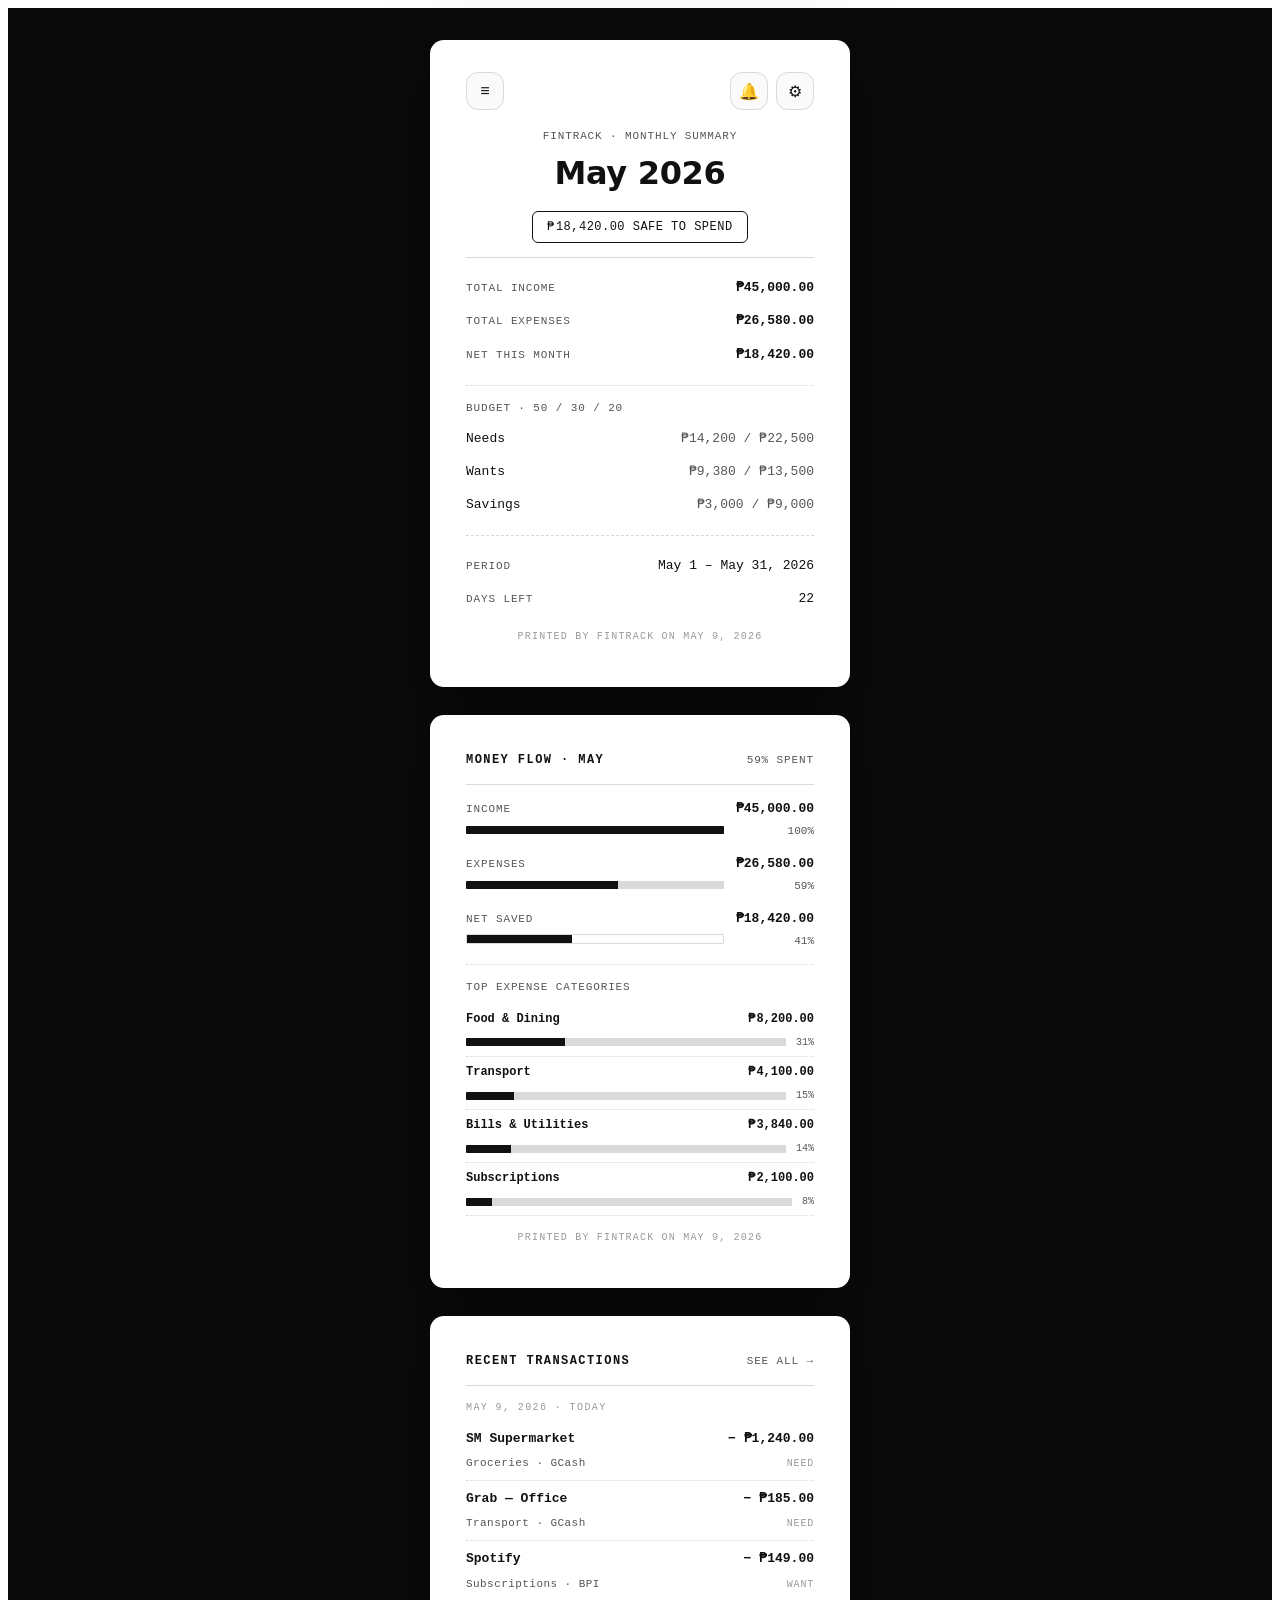
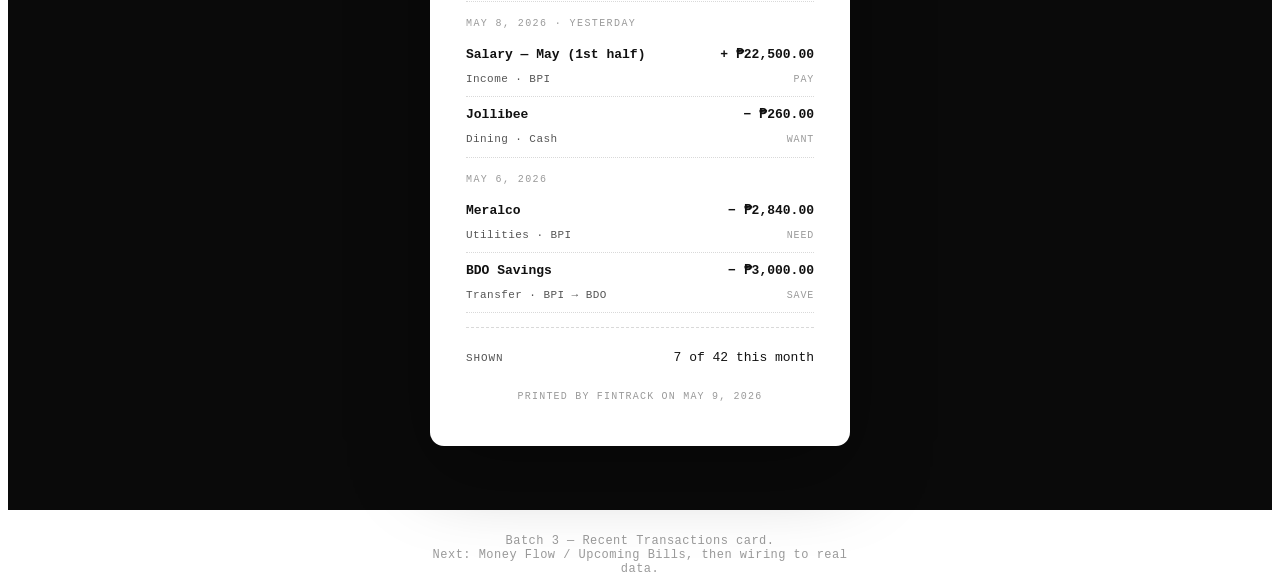
<file: receipt-demo.html>
<!DOCTYPE html>
<html lang="en">
<head>
<meta charset="UTF-8">
<meta name="viewport" content="width=device-width, initial-scale=1.0">
<title>FinTrack — Receipt Dashboard (Demo)</title>
<link rel="icon" href="data:,">
<link rel="stylesheet" href="css/receipt.css">
</head>
<body>

<main class="receipt-page">
  <div class="receipt-shell">
    <article class="receipt" aria-label="Monthly summary receipt">

      <!-- Top action row -->
      <div class="r-actions">
        <button class="r-iconbtn" aria-label="Menu">≡</button>
        <div class="r-actions-right">
          <button class="r-iconbtn" aria-label="Notifications">🔔</button>
          <button class="r-iconbtn" aria-label="Settings">⚙</button>
        </div>
      </div>

      <!-- Eyebrow -->
      <div class="r-label" style="text-align:center;">FinTrack · Monthly Summary</div>

      <!-- Title -->
      <h1 class="r-display">May 2026</h1>

      <!-- Headline pill -->
      <div style="text-align:center;">
        <span class="r-pill">₱18,420.00 SAFE TO SPEND</span>
      </div>

      <hr class="r-rule">

      <!-- Money summary rows -->
      <div class="r-row">
        <span class="r-label">Total Income</span>
        <span class="r-value r-bold">₱45,000.00</span>
      </div>
      <div class="r-row">
        <span class="r-label">Total Expenses</span>
        <span class="r-value r-bold">₱26,580.00</span>
      </div>
      <div class="r-row">
        <span class="r-label">Net This Month</span>
        <span class="r-value r-bold">₱18,420.00</span>
      </div>

      <hr class="r-rule r-rule--dotted">

      <!-- Budget snapshot -->
      <div class="r-label" style="margin-bottom:6px;">Budget · 50 / 30 / 20</div>

      <div class="r-row">
        <span class="r-value">Needs</span>
        <span class="r-value r-muted">₱14,200 / ₱22,500</span>
      </div>
      <div class="r-row">
        <span class="r-value">Wants</span>
        <span class="r-value r-muted">₱9,380 / ₱13,500</span>
      </div>
      <div class="r-row">
        <span class="r-value">Savings</span>
        <span class="r-value r-muted">₱3,000 / ₱9,000</span>
      </div>

      <hr class="r-rule r-rule--dashed">

      <!-- Period -->
      <div class="r-row">
        <span class="r-label">Period</span>
        <span class="r-value">May 1 – May 31, 2026</span>
      </div>
      <div class="r-row">
        <span class="r-label">Days Left</span>
        <span class="r-value">22</span>
      </div>

      <p class="r-footnote">Printed by FinTrack on May 9, 2026</p>

    </article>

    <!-- ============================================================
         Money Flow — Batch 4
         ============================================================ -->
    <article class="receipt" aria-label="Money flow" style="margin-top:28px;">

      <div class="r-section">
        <span class="r-section-title">Money Flow · May</span>
        <span class="r-section-link">59% spent</span>
      </div>

      <hr class="r-rule">

      <!-- Income -->
      <div class="r-flow">
        <span class="r-flow-label">Income</span>
        <span class="r-flow-amount">₱45,000.00</span>
        <div class="r-flow-bar-wrap">
          <div class="r-bar" style="--pct:100%;" aria-hidden="true"></div>
        </div>
        <span class="r-flow-pct">100%</span>
      </div>

      <!-- Expenses -->
      <div class="r-flow">
        <span class="r-flow-label">Expenses</span>
        <span class="r-flow-amount">₱26,580.00</span>
        <div class="r-flow-bar-wrap">
          <div class="r-bar" style="--pct:59%;" aria-hidden="true"></div>
        </div>
        <span class="r-flow-pct">59%</span>
      </div>

      <!-- Net -->
      <div class="r-flow">
        <span class="r-flow-label">Net Saved</span>
        <span class="r-flow-amount">₱18,420.00</span>
        <div class="r-flow-bar-wrap">
          <div class="r-bar r-bar--outline" style="--pct:41%;" aria-hidden="true"></div>
        </div>
        <span class="r-flow-pct">41%</span>
      </div>

      <hr class="r-rule r-rule--dotted">

      <div class="r-label" style="margin-bottom:8px;">Top Expense Categories</div>

      <div class="r-cat">
        <span class="r-cat-name">Food &amp; Dining</span>
        <span class="r-cat-amount">₱8,200.00</span>
        <div class="r-cat-bar">
          <div class="r-bar" style="--pct:31%;" aria-hidden="true"></div>
          <span class="r-cat-pct">31%</span>
        </div>
      </div>

      <div class="r-cat">
        <span class="r-cat-name">Transport</span>
        <span class="r-cat-amount">₱4,100.00</span>
        <div class="r-cat-bar">
          <div class="r-bar" style="--pct:15%;" aria-hidden="true"></div>
          <span class="r-cat-pct">15%</span>
        </div>
      </div>

      <div class="r-cat">
        <span class="r-cat-name">Bills &amp; Utilities</span>
        <span class="r-cat-amount">₱3,840.00</span>
        <div class="r-cat-bar">
          <div class="r-bar" style="--pct:14%;" aria-hidden="true"></div>
          <span class="r-cat-pct">14%</span>
        </div>
      </div>

      <div class="r-cat">
        <span class="r-cat-name">Subscriptions</span>
        <span class="r-cat-amount">₱2,100.00</span>
        <div class="r-cat-bar">
          <div class="r-bar" style="--pct:8%;" aria-hidden="true"></div>
          <span class="r-cat-pct">8%</span>
        </div>
      </div>

      <p class="r-footnote">Printed by FinTrack on May 9, 2026</p>

    </article>

    <!-- ============================================================
         Recent Transactions — Batch 3
         ============================================================ -->
    <article class="receipt" aria-label="Recent transactions" style="margin-top:28px;">

      <div class="r-section">
        <span class="r-section-title">Recent Transactions</span>
        <button class="r-section-link" type="button">See all →</button>
      </div>

      <hr class="r-rule">

      <!-- Day group: today -->
      <div class="r-dayhead">May 9, 2026 · Today</div>

      <div class="r-tx">
        <span class="r-tx-title">SM Supermarket</span>
        <span class="r-tx-amount" data-sign="-">₱1,240.00</span>
        <span class="r-tx-meta">Groceries · GCash</span>
        <span class="r-tx-tag">Need</span>
      </div>

      <div class="r-tx">
        <span class="r-tx-title">Grab — Office</span>
        <span class="r-tx-amount" data-sign="-">₱185.00</span>
        <span class="r-tx-meta">Transport · GCash</span>
        <span class="r-tx-tag">Need</span>
      </div>

      <div class="r-tx">
        <span class="r-tx-title">Spotify</span>
        <span class="r-tx-amount" data-sign="-">₱149.00</span>
        <span class="r-tx-meta">Subscriptions · BPI</span>
        <span class="r-tx-tag">Want</span>
      </div>

      <!-- Day group: yesterday -->
      <div class="r-dayhead">May 8, 2026 · Yesterday</div>

      <div class="r-tx">
        <span class="r-tx-title">Salary — May (1st half)</span>
        <span class="r-tx-amount" data-sign="+">₱22,500.00</span>
        <span class="r-tx-meta">Income · BPI</span>
        <span class="r-tx-tag">Pay</span>
      </div>

      <div class="r-tx">
        <span class="r-tx-title">Jollibee</span>
        <span class="r-tx-amount" data-sign="-">₱260.00</span>
        <span class="r-tx-meta">Dining · Cash</span>
        <span class="r-tx-tag">Want</span>
      </div>

      <!-- Day group: earlier -->
      <div class="r-dayhead">May 6, 2026</div>

      <div class="r-tx">
        <span class="r-tx-title">Meralco</span>
        <span class="r-tx-amount" data-sign="-">₱2,840.00</span>
        <span class="r-tx-meta">Utilities · BPI</span>
        <span class="r-tx-tag">Need</span>
      </div>

      <div class="r-tx">
        <span class="r-tx-title">BDO Savings</span>
        <span class="r-tx-amount" data-sign="-">₱3,000.00</span>
        <span class="r-tx-meta">Transfer · BPI → BDO</span>
        <span class="r-tx-tag">Save</span>
      </div>

      <hr class="r-rule r-rule--dashed">

      <div class="r-row">
        <span class="r-label">Shown</span>
        <span class="r-value">7 of 42 this month</span>
      </div>

      <p class="r-footnote">Printed by FinTrack on May 9, 2026</p>

    </article>

  </div>
</main>

<p class="r-demo-note">
  Batch 3 — Recent Transactions card.<br>
  Next: Money Flow / Upcoming Bills, then wiring to real data.
</p>

</body>
</html>
</file>
<file: css/base.css>
:root{
  --bg:#f8fafc;--surface:#ffffff;--surface2:#f1f5f9;--text:#0f172a;--text2:#475569;--text3:#94a3b8;
  --border:#e2e8f0;--accent:#6366f1;--accent2:#818cf8;--accent-soft:#eef2ff;
  --green:#10b981;--green-soft:#d1fae5;--red:#ef4444;--red-soft:#fee2e2;
  --amber:#f59e0b;--amber-soft:#fef3c7;--blue:#3b82f6;--blue-soft:#dbeafe;
  --purple:#8b5cf6;--pink:#ec4899;--cyan:#06b6d4;
  --radius:16px;--radius-sm:10px;--radius-xs:8px;
  --shadow:0 1px 3px rgba(0,0,0,.04),0 1px 2px rgba(0,0,0,.06);
  --shadow-md:0 4px 6px -1px rgba(0,0,0,.05),0 2px 4px -2px rgba(0,0,0,.05);
  --shadow-lg:0 10px 15px -3px rgba(0,0,0,.06),0 4px 6px -4px rgba(0,0,0,.06);
  --transition:all .2s ease;
}
.dark{
  --bg:#0c0f1a;--surface:#161b2e;--surface2:#1e2540;--text:#e2e8f0;--text2:#94a3b8;--text3:#64748b;
  --border:#2a3150;--accent:#818cf8;--accent2:#a5b4fc;--accent-soft:#1e1b4b;
  --green-soft:#064e3b;--red-soft:#450a0a;--amber-soft:#451a03;--blue-soft:#172554;
  --shadow:0 1px 3px rgba(0,0,0,.2);--shadow-md:0 4px 6px rgba(0,0,0,.2);--shadow-lg:0 10px 15px rgba(0,0,0,.25);
}
*{box-sizing:border-box;margin:0;padding:0}
html{scroll-behavior:smooth}
body{font-family:system-ui,-apple-system,'Segoe UI',sans-serif;background:var(--bg);color:var(--text);font-size:14px;line-height:1.5;transition:background .3s,color .3s;-webkit-font-smoothing:antialiased}
body.modal-open{overflow:hidden;touch-action:none}
::-webkit-scrollbar{width:6px;height:6px}::-webkit-scrollbar-track{background:transparent}::-webkit-scrollbar-thumb{background:var(--border);border-radius:3px}

.app{max-width:480px;margin:0 auto;padding:0 16px 100px;min-height:100vh}

.topbar{display:flex;align-items:center;justify-content:space-between;padding:12px 0 10px;position:sticky;top:0;background:var(--bg);z-index:50}
.topbar h1{font-size:17px;font-weight:800;background:linear-gradient(135deg,var(--accent),var(--purple));-webkit-background-clip:text;-webkit-text-fill-color:transparent;letter-spacing:-.02em}
.topbar-actions{display:flex;gap:6px}
.icon-btn{width:34px;height:34px;border-radius:var(--radius-xs);border:1px solid var(--border);background:var(--surface);display:flex;align-items:center;justify-content:center;cursor:pointer;font-size:15px;transition:var(--transition);color:var(--text)}
.icon-btn:hover{background:var(--surface2);transform:scale(1.05)}

.card{background:var(--surface);border:1px solid var(--border);border-radius:var(--radius);padding:16px;margin-bottom:10px;transition:var(--transition)}
.card:hover{box-shadow:var(--shadow-md)}
.card-header{display:flex;align-items:center;justify-content:space-between;margin-bottom:12px;gap:8px}
.card-title{font-size:13px;font-weight:700;color:var(--text);letter-spacing:.01em}
.card-subtitle{font-size:11px;color:var(--text3);margin-top:2px}
.card-badge{font-size:10px;font-weight:700;padding:3px 8px;border-radius:999px;background:var(--accent-soft);color:var(--accent);letter-spacing:.02em}

.greeting{background:linear-gradient(135deg,#6366f1,#8b5cf6,#a855f7);border:none;color:#fff;padding:16px 18px;position:relative;overflow:hidden}
.greeting::after{
  content:'';
  position:absolute;
  top:-50%;
  right:-30%;
  width:200px;
  height:200px;
  background:rgba(255,255,255,.08);
  border-radius:50%;
  animation:greetingBubbleFloatOne 9s ease-in-out infinite;
  transform-origin:center;
}
.greeting::before{
  content:'';
  position:absolute;
  bottom:-40%;
  left:-20%;
  width:160px;
  height:160px;
  background:rgba(255,255,255,.05);
  border-radius:50%;
  animation:greetingBubbleFloatTwo 11s ease-in-out infinite;
  transform-origin:center;
}
@keyframes greetingBubbleFloatOne{
  0%{transform:translate3d(0,0,0) scale(1)}
  50%{transform:translate3d(-8px,10px,0) scale(1.04)}
  100%{transform:translate3d(0,0,0) scale(1)}
}
@keyframes greetingBubbleFloatTwo{
  0%{transform:translate3d(0,0,0) scale(1)}
  50%{transform:translate3d(10px,-8px,0) scale(1.03)}
  100%{transform:translate3d(0,0,0) scale(1)}
}
.greeting .g-label{font-size:12px;opacity:.8;font-weight:500}
.greeting .g-amount{font-size:32px;font-weight:800;margin:4px 0;letter-spacing:-1px}
.greeting .g-sub{font-size:13px;opacity:.75;display:flex;gap:16px;flex-wrap:wrap}
.greeting .g-tag{display:inline-flex;align-items:center;gap:4px;background:rgba(255,255,255,.15);padding:4px 10px;border-radius:20px;font-size:11px;font-weight:600;margin-top:8px}
.greeting-carousel{position:relative}
.greeting-slides{position:relative;min-height:128px}
.greeting-slide{
  display:none;
  opacity:0;
  transform:translateX(12px) scale(.985);
}
.greeting-slide.active{
  display:block;
  opacity:1;
  transform:translateX(0) scale(1);
  animation:greetingSlideIn .55s cubic-bezier(.22,.8,.2,1);
}
@keyframes greetingSlideIn{
  0%{opacity:0;transform:translateX(16px) scale(.985)}
  100%{opacity:1;transform:translateX(0) scale(1)}
}
.greeting-top{display:flex;align-items:flex-start;justify-content:space-between;gap:12px}
.greeting-kicker{font-size:10px;opacity:.78;font-weight:700;letter-spacing:.12em;text-transform:uppercase}
.greeting-side-pill{display:inline-flex;align-items:center;gap:6px;padding:5px 9px;border-radius:999px;background:rgba(255,255,255,.14);font-size:10px;font-weight:700;white-space:nowrap}
.greeting-value{font-size:26px;font-weight:800;line-height:1.05;letter-spacing:-.022em;margin-top:6px;text-shadow:0 2px 18px rgba(255,255,255,.18)}
.greeting-label{font-size:12px;opacity:.85;font-weight:600;margin-top:3px}
.greeting-subline{font-size:11px;opacity:.7;display:flex;gap:8px;flex-wrap:wrap;margin-top:5px}
.greeting-chip-row{display:flex;gap:6px;flex-wrap:wrap;margin-top:9px}
.greeting-mini-stats{display:grid;grid-template-columns:repeat(2,minmax(0,1fr));gap:8px;margin-top:9px}
.greeting-mini-stat{padding:7px 10px 8px;border-radius:11px;background:rgba(255,255,255,.12);backdrop-filter:blur(4px);-webkit-backdrop-filter:blur(4px);min-width:0}
.greeting-mini-label{display:block;font-size:9px;font-weight:700;letter-spacing:.10em;text-transform:uppercase;opacity:.74;margin-bottom:2px}
.greeting-mini-stat strong{display:block;font-size:13px;font-weight:800;line-height:1.25;word-break:break-word;letter-spacing:-.012em}
.greeting-progress{margin-top:14px}
.greeting-progress-track{height:8px;border-radius:999px;background:rgba(255,255,255,.12);overflow:hidden}
.greeting-progress-fill{height:100%;border-radius:999px;background:rgba(255,255,255,.55)}
.greeting-progress-meta{display:flex;justify-content:space-between;gap:10px;font-size:11px;opacity:.78;margin-top:6px}
.greeting-progress-fill--warn{background:rgba(251,191,36,.82)}
.greeting-progress-fill--risk{background:rgba(248,113,113,.88)}
.greeting-nav{display:flex;align-items:center;justify-content:center;margin-top:14px}
.greeting-tabs{display:flex;gap:5px;width:100%}
.greeting-tab{flex:1;padding:6px 8px;border:none;border-radius:999px;background:rgba(255,255,255,.12);color:rgba(255,255,255,.65);font-size:10px;font-weight:700;letter-spacing:.04em;text-transform:uppercase;cursor:pointer;transition:background .24s ease,color .24s ease}
.greeting-tab.active{background:rgba(255,255,255,.9);color:#6366f1}
.greeting-tab:hover:not(.active){background:rgba(255,255,255,.22)}
.greeting-slide.active .greeting-kicker,
.greeting-slide.active .greeting-side-pill,
.greeting-slide.active .greeting-value,
.greeting-slide.active .greeting-label,
.greeting-slide.active .greeting-subline,
.greeting-slide.active .greeting-chip-row,
.greeting-slide.active .greeting-progress,
.greeting-slide.active .greeting-nav{
  animation:greetingContentRise .6s cubic-bezier(.22,.8,.2,1);
}
.greeting-slide.active .greeting-value{animation-delay:.03s}
.greeting-slide.active .greeting-label{animation-delay:.06s}
.greeting-slide.active .greeting-subline{animation-delay:.09s}
.greeting-slide.active .greeting-chip-row{animation-delay:.12s}
.greeting-slide.active .greeting-progress{animation-delay:.16s}
@keyframes greetingContentRise{
  0%{opacity:0;transform:translateY(8px)}
  100%{opacity:1;transform:translateY(0)}
}
.greeting-slide.active .greeting-kicker,
.greeting-slide.active .greeting-side-pill,
.greeting-slide.active .greeting-value,
.greeting-slide.active .greeting-label,
.greeting-slide.active .greeting-subline,
.greeting-slide.active .greeting-chip-row,
.greeting-slide.active .greeting-progress,
.greeting-slide.active .greeting-nav{
  animation-fill-mode:both;
}
.greeting-carousel{touch-action:pan-y;user-select:none;-webkit-user-select:none}
.greeting-slides{cursor:grab}
.greeting-slides.dragging{cursor:grabbing}
.greeting-mini-trend{display:block;font-size:9px;font-weight:700;margin-top:3px;opacity:.9}
.greeting-mini-trend--up{color:rgba(251,191,36,.95)}
.greeting-mini-trend--down{color:rgba(134,239,172,.95)}
.greeting .g-tag-payday-soon{background:rgba(245,158,11,.32);animation:paydayPulse 2s ease-in-out infinite}
.greeting .g-tag-payday-close{background:rgba(245,158,11,.18)}
@keyframes paydayPulse{0%,100%{opacity:1}50%{opacity:.58}}

@media (max-width: 360px){
  .greeting-mini-stats{grid-template-columns:1fr}
}

.stats-grid{display:grid;grid-template-columns:1fr 1fr;gap:1px;margin-bottom:10px;background:var(--border);border-radius:14px;overflow:hidden;border:1px solid var(--border)}
.stat-card{background:var(--surface);padding:11px 14px 12px;display:grid;gap:3px;min-width:0;transition:background .18s ease}
.stat-card:hover{background:var(--surface2)}
.stat-label{font-size:9px;font-weight:700;color:var(--text3);text-transform:uppercase;letter-spacing:.12em;line-height:1.2}
.stat-value{font-size:16px;font-weight:800;letter-spacing:-.018em;line-height:1.15}
.stat-change{font-size:10px;font-weight:600;line-height:1.3}

.progress{margin-bottom:9px}
.progress-header{display:flex;justify-content:space-between;align-items:center;margin-bottom:4px}
.progress-label{font-size:12px;font-weight:600;color:var(--text);overflow:hidden;text-overflow:ellipsis;white-space:nowrap}
.progress-value{font-size:11px;font-weight:700;flex-shrink:0;margin-left:8px}
.progress-track{height:5px;background:var(--surface2);border-radius:999px;overflow:hidden;border:1px solid var(--border)}
.progress-fill{height:100%;border-radius:999px;transition:width .4s ease}

.bottom-nav{position:fixed;bottom:0;left:50%;transform:translateX(-50%);width:100%;max-width:480px;background:var(--surface);border-top:1px solid var(--border);display:flex;padding:8px 12px;padding-bottom:max(8px,env(safe-area-inset-bottom));z-index:100;backdrop-filter:blur(20px)}
.nav-item{flex:1;display:flex;flex-direction:column;align-items:center;gap:4px;padding:6px 0;border-radius:var(--radius-xs);cursor:pointer;transition:color .18s ease;border:none;background:none;color:var(--text3);font-size:10px;font-weight:600;font-family:inherit;letter-spacing:.005em}
.nav-item.active{color:var(--accent)}
.nav-item.active .nav-icon{color:var(--accent);stroke-width:2}
.nav-icon{width:22px;height:22px;display:block;stroke:currentColor;color:var(--text3);transition:color .18s ease,stroke-width .18s ease;flex-shrink:0;background:none;border-radius:0}
.nav-item:hover{color:var(--text2)}
.nav-item:hover.active{color:var(--accent)}

.section{display:none;animation:fadeIn .25s ease}.section.active{display:block}
@keyframes fadeIn{from{opacity:0;transform:translateY(8px)}to{opacity:1;transform:translateY(0)}}

.input-group{margin-bottom:12px}
.input-label{font-size:11px;font-weight:600;color:var(--text2);margin-bottom:5px;display:block;letter-spacing:.01em}
.input{width:100%;padding:9px 12px;border:1.5px solid var(--border);border-radius:var(--radius-xs);font-size:14px;font-weight:500;background:var(--surface);color:var(--text);font-family:inherit;transition:var(--transition);outline:none}
.input:focus{border-color:var(--accent);box-shadow:0 0 0 3px rgba(99,102,241,.1)}
select.input{appearance:none;background-image:url("data:image/svg+xml,%3Csvg width='10' height='6' viewBox='0 0 10 6' fill='none' xmlns='http://www.w3.org/2000/svg'%3E%3Cpath d='M1 1L5 5L9 1' stroke='%2394a3b8' stroke-width='1.5' stroke-linecap='round' stroke-linejoin='round'/%3E%3C/svg%3E");background-repeat:no-repeat;background-position:right 12px center;padding-right:32px}
.input-row{display:grid;grid-template-columns:1fr 1fr;gap:10px}
.input-row-3{display:grid;grid-template-columns:1fr 1fr 1fr;gap:10px}
textarea.input{resize:vertical;min-height:80px}
.history-filter-top-row{grid-template-columns:1fr}
.history-category-group{position:relative;z-index:4}
.hist-multi{position:relative}
.hist-multi summary{list-style:none}
.hist-multi summary::-webkit-details-marker{display:none}
.hist-multi-summary{display:flex;align-items:center;justify-content:space-between;gap:10px;cursor:pointer;user-select:none}
.hist-multi-summary-text{min-width:0;overflow:hidden;text-overflow:ellipsis;white-space:nowrap}
.hist-multi-chevron{font-size:12px;color:var(--text3);flex-shrink:0;transition:transform .2s ease}
.hist-multi[open] .hist-multi-chevron{transform:rotate(180deg)}
.hist-multi-menu{position:absolute;top:calc(100% + 8px);left:0;right:0;z-index:40;width:100%;min-width:100%;padding:10px;background:var(--surface);border:1px solid var(--border);border-radius:14px;box-shadow:var(--shadow-lg)}
.hist-multi-actions{display:flex;justify-content:flex-end;margin-bottom:8px}
.hist-multi-action{padding:6px 10px}
.hist-multi-options{display:grid;gap:4px;max-height:220px;overflow:auto}
.hist-multi-option-row{display:flex;align-items:center;gap:8px}
.hist-multi-option{display:flex;align-items:center;gap:10px;flex:1;min-width:0;padding:9px 10px;border-radius:10px;font-size:13px;color:var(--text);cursor:pointer;transition:var(--transition)}
.hist-multi-option:hover{background:var(--surface2)}
.hist-multi-option input{margin:0;accent-color:var(--accent);flex-shrink:0}
.hist-multi-option span{min-width:0}
.hist-multi-only{width:auto;flex-shrink:0;padding:6px 10px}
.history-picker-input{cursor:pointer}
.history-quick-ranges{flex-wrap:wrap;overflow:visible}
.history-preset-wrap{padding:12px;border:1px solid var(--border);border-radius:14px;background:var(--surface2)}
.history-preset-title{font-size:11px;font-weight:800;letter-spacing:.05em;text-transform:uppercase;color:var(--text3);margin-bottom:8px}
.history-preset-list{display:flex;flex-wrap:wrap;gap:8px}
.history-preset-chip{display:inline-flex;align-items:center;gap:4px;padding:4px;border:1px solid var(--border);border-radius:999px;background:var(--surface)}
.history-preset-chip.active{border-color:var(--accent);background:var(--accent-soft)}
.history-preset-load{border:none;background:transparent;color:var(--text);font:inherit;font-size:12px;font-weight:700;padding:4px 8px;cursor:pointer}
.history-preset-chip.active .history-preset-load{color:var(--accent)}
.history-preset-delete{width:24px;height:24px;border:none;border-radius:999px;background:transparent;color:var(--text3);font-size:14px;cursor:pointer}
.history-preset-delete:hover{background:var(--surface2);color:var(--red)}
.history-bulk-card{padding:16px}
.history-bulk-row{display:flex;align-items:flex-start;justify-content:space-between;gap:10px}
.history-bulk-title{font-size:13px;font-weight:800}
.history-bulk-sub{font-size:12px;color:var(--text2);margin-top:4px;line-height:1.5}
.history-bulk-actions{display:flex;gap:8px;flex-wrap:wrap;margin-top:12px}
.history-bulk-grid{display:grid;grid-template-columns:minmax(0,1fr) auto;gap:10px;margin-top:12px;align-items:end}
.history-bulk-apply{align-self:end}
.history-bulk-help{font-size:11px;color:var(--text3);margin-top:6px}
.history-group{margin-bottom:12px;padding:12px;border:1px solid var(--border);border-radius:14px;background:var(--surface)}
.history-group-head{display:flex;align-items:flex-start;justify-content:space-between;gap:10px;padding:0 4px 10px}
.history-group-title{font-size:13px;font-weight:800}
.history-group-meta{font-size:11px;color:var(--text3);text-align:right}
.history-tx-item{position:relative}
.history-tx-item-selectable{cursor:pointer}
.history-tx-item-selected{background:var(--accent-soft)}
.history-select-box{display:flex;align-items:center;justify-content:center;flex-shrink:0}
.history-select-box input{width:16px;height:16px;accent-color:var(--accent);cursor:pointer}
.history-topbar{display:flex;align-items:flex-start;justify-content:space-between;gap:12px;margin-bottom:12px}
.history-topbar-copy{min-width:0}
.history-topbar-sub{font-size:12px;color:var(--text3);margin-top:4px;line-height:1.5}
.history-filter-toggle{width:auto;flex-shrink:0}
.history-filter-toggle-count{min-width:20px;height:20px;padding:0 6px;border-radius:999px;background:var(--accent-soft);color:var(--accent);font-size:11px;font-weight:800;display:inline-flex;align-items:center;justify-content:center}
#history-active-filters{display:flex;flex-wrap:wrap;gap:8px;margin-bottom:12px}
#history-active-filters:empty{display:none}
.history-active-chip{display:inline-flex;align-items:center;gap:6px;padding:6px 10px;border-radius:999px;background:var(--surface);border:1px solid var(--border);font-size:12px;font-weight:600;color:var(--text2);max-width:100%;overflow:hidden;text-overflow:ellipsis;white-space:nowrap}
.history-clear-chip{background:var(--accent-soft);color:var(--accent);border-color:transparent;cursor:pointer;font-family:inherit}
.history-clear-chip:hover,.history-clear-chip:focus-visible{border-color:var(--accent);outline:none}
.history-drawer-scrim{position:fixed;inset:0;background:rgba(15,23,42,.38);backdrop-filter:blur(4px);-webkit-backdrop-filter:blur(4px);opacity:0;pointer-events:none;transition:opacity .24s ease;z-index:120}
.history-drawer-scrim.show{opacity:1;pointer-events:auto}
.history-drawer{position:fixed;top:0;right:var(--drawer-offset,0px);bottom:0;width:min(420px,480px);max-width:480px;margin:0;border-radius:0;border:0;border-left:1px solid var(--border);box-shadow:-18px 0 40px rgba(15,23,42,.14);transform:translateX(calc(100% + var(--drawer-offset,0px)));transition:transform .28s ease;z-index:130;display:flex;flex-direction:column;padding:0;overflow-y:auto;overscroll-behavior:contain}
.history-drawer.show{transform:translateX(0)}
.history-drawer-head{display:flex;align-items:flex-start;justify-content:space-between;gap:12px;padding:18px 18px 14px;margin:0;border-bottom:1px solid var(--border);background:var(--surface)}
.history-drawer-sub{font-size:12px;color:var(--text3);margin-top:4px;line-height:1.5}
.history-drawer .input-group{margin-bottom:14px}
.history-drawer .history-category-group{z-index:2}
.history-drawer .hist-multi-menu{position:relative;top:8px}
.history-drawer .hist-multi[open]{margin-bottom:8px}
.history-drawer-presets{margin-top:12px}
.history-drawer > :not(.history-drawer-head){padding-left:16px;padding-right:16px}
.history-drawer > :nth-child(2){padding-top:16px}
.history-drawer > :last-child{padding-bottom:16px}
body.history-drawer-open{overflow:hidden}

.btn{padding:10px 16px;border:none;border-radius:var(--radius-xs);font-size:13px;font-weight:600;cursor:pointer;font-family:inherit;transition:var(--transition);display:inline-flex;align-items:center;justify-content:center;gap:6px;width:100%}
.btn:active{transform:scale(.98)}
.btn-primary{background:var(--accent);color:#fff;box-shadow:0 2px 8px rgba(99,102,241,.25)}
.btn-primary:hover{background:var(--accent2);box-shadow:0 4px 12px rgba(99,102,241,.3)}
.btn-success{background:var(--green);color:#fff}
.btn-danger{background:var(--red);color:#fff}
.btn-ghost{background:transparent;color:var(--text2);border:1.5px solid var(--border)}
.btn-ghost:hover{background:var(--surface2)}
.btn-sm{padding:7px 12px;font-size:12px;width:auto;border-radius:var(--radius-xs)}
.btn-icon{width:32px;height:32px;padding:0;border-radius:var(--radius-xs);border:1px solid var(--border);background:var(--surface);cursor:pointer;display:flex;align-items:center;justify-content:center;font-size:14px;transition:var(--transition)}
.btn-icon:hover{background:var(--surface2)}

.quick-actions{display:flex;gap:6px;overflow-x:auto;padding:2px 0;-webkit-overflow-scrolling:touch}
.quick-chip{padding:6px 12px;border:1.5px solid var(--border);border-radius:20px;background:var(--surface);font-size:12px;font-weight:600;color:var(--text);cursor:pointer;white-space:nowrap;transition:var(--transition);font-family:inherit}
.quick-chip:hover{border-color:var(--accent);color:var(--accent);background:var(--accent-soft)}
.quick-chip.active{border-color:var(--accent);color:var(--accent);background:var(--accent-soft)}

.tx-list{display:flex;flex-direction:column;gap:1px}
.tx-item{display:flex;align-items:center;gap:10px;padding:9px 10px;border-radius:var(--radius-sm);transition:var(--transition);cursor:default}
.tx-item[onclick]{cursor:pointer}
.tx-item:hover{background:var(--surface2)}
.tx-icon{width:36px;height:36px;border-radius:10px;display:flex;align-items:center;justify-content:center;font-size:16px;flex-shrink:0}
.tx-info{flex:1;min-width:0}
.tx-name{font-size:13px;font-weight:600;white-space:nowrap;overflow:hidden;text-overflow:ellipsis}
.tx-meta{font-size:10px;color:var(--text3);margin-top:1px;line-height:1.4;overflow-wrap:anywhere}
.tx-amount{font-size:13px;font-weight:700;text-align:right;white-space:nowrap;min-width:82px;max-width:42%;overflow:hidden;text-overflow:ellipsis}
.tx-delete{opacity:0;transition:var(--transition)}
.tx-item:hover .tx-delete{opacity:1}
.history-empty-filtered{border:1px solid var(--border);border-radius:16px;background:var(--surface);padding:18px 14px}
.history-empty-sub{font-size:12px;color:var(--text2);line-height:1.5;margin:6px auto 12px;max-width:280px}

@media(hover:none){
  .history-tx-item .tx-delete{opacity:1}
}

.csv-import-modal{max-height:92vh;overflow-y:auto}
.csv-import-copy{font-size:13px;color:var(--text2);line-height:1.6;margin:-4px 0 14px}
.csv-import-check{display:flex;align-items:center;gap:8px;margin:2px 0 12px;font-size:12px;font-weight:700;color:var(--text2)}
.csv-import-check input{width:16px;height:16px;accent-color:var(--accent)}
.csv-import-empty{padding:14px;border:1px dashed var(--border);border-radius:14px;background:var(--surface2);font-size:12px;color:var(--text2);line-height:1.5}
.csv-import-summary{display:grid;grid-template-columns:repeat(4,minmax(0,1fr));gap:1px;overflow:hidden;border:1px solid var(--border);border-radius:14px;background:var(--border);margin-bottom:12px}
.csv-import-summary>div{min-width:0;background:var(--surface);padding:10px 8px}
.csv-import-summary strong{display:block;font-size:14px;font-weight:800;color:var(--text);white-space:nowrap;overflow:hidden;text-overflow:ellipsis}
.csv-import-summary span{display:block;margin-top:2px;font-size:9px;font-weight:800;letter-spacing:.06em;text-transform:uppercase;color:var(--text3)}
.csv-import-list{display:flex;flex-direction:column;gap:6px;max-height:310px;overflow:auto;padding-right:2px}
.csv-import-row{display:flex;align-items:flex-start;justify-content:space-between;gap:10px;padding:10px;border:1px solid var(--border);border-radius:12px;background:var(--surface)}
.csv-import-row.income{border-left:3px solid var(--green)}
.csv-import-row.expense{border-left:3px solid var(--red)}
.csv-import-row.duplicate{border-left:3px solid var(--amber);background:var(--amber-soft)}
.csv-import-row.invalid{border-left:3px solid var(--text3);opacity:.72}
.csv-import-row-title{font-size:13px;font-weight:800;color:var(--text);line-height:1.25}
.csv-import-row-meta{font-size:11px;color:var(--text2);line-height:1.45;margin-top:3px;overflow-wrap:anywhere}
.csv-import-row-side{flex-shrink:0;text-align:right;max-width:34%}
.csv-import-row-side span{display:block;font-size:9px;font-weight:800;letter-spacing:.06em;text-transform:uppercase;color:var(--text3);margin-bottom:2px}
.csv-import-row-side strong{font-size:12px;font-weight:800;color:var(--text);white-space:nowrap}
.csv-import-more{font-size:11px;color:var(--text3);text-align:center;padding:8px 0 2px}

.recurring-batch-modal{max-height:92vh;overflow-y:auto}
.recurring-batch-copy{font-size:13px;color:var(--text2);line-height:1.6;margin:-4px 0 14px}
.recurring-batch-summary{display:grid;grid-template-columns:repeat(4,minmax(0,1fr));gap:1px;overflow:hidden;border:1px solid var(--border);border-radius:14px;background:var(--border);margin-bottom:10px}
.recurring-batch-summary>div{min-width:0;background:var(--surface);padding:10px 8px}
.recurring-batch-summary strong{display:block;font-size:14px;font-weight:800;color:var(--text);white-space:nowrap;overflow:hidden;text-overflow:ellipsis}
.recurring-batch-summary span{display:block;margin-top:2px;font-size:9px;font-weight:800;letter-spacing:.06em;text-transform:uppercase;color:var(--text3)}
.recurring-batch-impact{margin-bottom:12px;padding:10px 12px;border-radius:12px;background:var(--surface2);border:1px solid var(--border);font-size:12px;color:var(--text2);line-height:1.45}
.recurring-batch-impact strong{color:var(--text);font-weight:800}
.recurring-batch-list{display:flex;flex-direction:column;gap:8px;max-height:360px;overflow:auto;padding-right:2px}
.recurring-batch-row{display:grid;grid-template-columns:auto 38px minmax(0,1fr) auto;align-items:center;gap:10px;padding:11px 10px;border:1px solid var(--border);border-radius:14px;background:var(--surface);cursor:pointer;transition:var(--transition)}
.recurring-batch-row:hover{border-color:rgba(99,102,241,.35);background:var(--surface2)}
.recurring-batch-row.selected{border-color:var(--accent);background:var(--accent-soft);box-shadow:0 0 0 1px rgba(99,102,241,.08)}
.recurring-batch-row input{width:17px;height:17px;accent-color:var(--accent);cursor:pointer}
.recurring-batch-icon{width:38px;height:38px;border-radius:12px;display:flex;align-items:center;justify-content:center;background:var(--surface2);border:1px solid var(--border);font-size:17px;flex-shrink:0}
.recurring-batch-row.selected .recurring-batch-icon{background:var(--surface);border-color:rgba(99,102,241,.25)}
.recurring-batch-main{min-width:0;display:flex;flex-direction:column;gap:3px}
.recurring-batch-main strong{font-size:13px;font-weight:800;color:var(--text);white-space:nowrap;overflow:hidden;text-overflow:ellipsis}
.recurring-batch-main span{font-size:11px;color:var(--text2);line-height:1.4;overflow-wrap:anywhere}
.recurring-batch-amount{font-size:13px;font-weight:800;color:var(--text);white-space:nowrap;text-align:right;max-width:110px;overflow:hidden;text-overflow:ellipsis}

.debt-payment-modal{max-height:92vh;overflow-y:auto}
.debt-payment-impact{padding:12px;border:1px solid var(--border);border-radius:16px;background:linear-gradient(180deg,var(--surface),var(--surface2));margin-bottom:14px}
.debt-payment-impact-head{display:grid;grid-template-columns:1fr 1fr;gap:10px}
.debt-payment-impact-head>div{min-width:0}
.debt-payment-impact-head span{display:block;font-size:9px;font-weight:800;letter-spacing:.06em;text-transform:uppercase;color:var(--text3);margin-bottom:4px}
.debt-payment-impact-head strong{display:block;font-size:18px;font-weight:900;color:var(--text);white-space:nowrap;overflow:hidden;text-overflow:ellipsis}
.debt-payment-impact-head strong.good{color:var(--green)}
.debt-payment-progress{height:8px;border-radius:999px;background:var(--border);overflow:hidden;margin:12px 0 8px}
.debt-payment-progress>div{height:100%;border-radius:inherit;background:linear-gradient(90deg,var(--red),var(--green));transition:width .2s ease}
.debt-payment-impact-meta{display:flex;align-items:flex-start;justify-content:space-between;gap:10px;font-size:11px;color:var(--text2);line-height:1.45}
.debt-payment-impact-meta span:last-child{text-align:right}
.debt-payment-impact-tags{display:flex;gap:6px;flex-wrap:wrap;margin-top:10px}
.debt-payment-impact-tags span{display:inline-flex;align-items:center;padding:4px 8px;border-radius:999px;background:var(--surface);border:1px solid var(--border);font-size:10px;font-weight:800;color:var(--text2)}
.debt-payment-quick{display:flex;gap:6px;flex-wrap:wrap;margin:-6px 0 14px}

.debt-history-modal{max-height:92vh;overflow-y:auto}
.debt-history-summary{display:grid;grid-template-columns:repeat(4,minmax(0,1fr));gap:1px;overflow:hidden;border:1px solid var(--border);border-radius:14px;background:var(--border);margin-bottom:12px}
.debt-history-summary>div{min-width:0;background:var(--surface);padding:10px 8px}
.debt-history-summary strong{display:block;font-size:14px;font-weight:900;color:var(--text);white-space:nowrap;overflow:hidden;text-overflow:ellipsis}
.debt-history-summary span{display:block;margin-top:2px;font-size:9px;font-weight:800;letter-spacing:.06em;text-transform:uppercase;color:var(--text3)}
.debt-history-group{border:1px solid var(--border);border-radius:14px;background:var(--surface);overflow:hidden;margin-bottom:10px}
.debt-history-group-head{display:flex;align-items:flex-start;justify-content:space-between;gap:10px;padding:10px 12px;background:var(--surface2);border-bottom:1px solid var(--border)}
.debt-history-group-head strong{display:block;font-size:12px;font-weight:900;color:var(--text)}
.debt-history-group-head span{display:block;margin-top:2px;font-size:10px;color:var(--text3);font-weight:700}
.debt-history-group-head>div:last-child{text-align:right;font-size:12px;font-weight:900;color:var(--text);white-space:nowrap}
.debt-history-row{display:grid;grid-template-columns:34px minmax(0,1fr) 32px;align-items:center;gap:10px;padding:10px 12px;border-bottom:1px solid var(--border)}
.debt-history-row:last-child{border-bottom:0}
.debt-history-icon{width:34px;height:34px;border-radius:10px;background:var(--red-soft);color:var(--red);display:flex;align-items:center;justify-content:center;font-size:15px}
.debt-history-main{min-width:0}
.debt-history-title{display:flex;align-items:center;gap:6px;min-width:0}
.debt-history-title strong{font-size:13px;font-weight:900;color:var(--text);white-space:nowrap}
.debt-history-title span{padding:2px 6px;border-radius:999px;background:var(--green-soft);color:var(--green);font-size:9px;font-weight:900;text-transform:uppercase;letter-spacing:.04em}
.debt-history-meta{font-size:11px;color:var(--text2);line-height:1.45;margin-top:2px;overflow-wrap:anywhere}
.debt-history-delete{border:none;color:var(--red);font-size:12px}

.goal-history-modal{max-height:92vh;overflow-y:auto}
.goal-history-summary{display:grid;grid-template-columns:repeat(4,minmax(0,1fr));gap:1px;overflow:hidden;border:1px solid var(--border);border-radius:14px;background:var(--border);margin-bottom:10px}
.goal-history-summary>div{min-width:0;background:var(--surface);padding:10px 8px}
.goal-history-summary strong{display:block;font-size:14px;font-weight:900;color:var(--text);white-space:nowrap;overflow:hidden;text-overflow:ellipsis}
.goal-history-summary span{display:block;margin-top:2px;font-size:9px;font-weight:800;letter-spacing:.06em;text-transform:uppercase;color:var(--text3)}
.goal-history-progress{height:8px;border-radius:999px;background:var(--border);overflow:hidden;margin:0 0 12px}
.goal-history-progress>div{height:100%;border-radius:inherit;background:linear-gradient(90deg,var(--accent),var(--green));transition:width .2s ease}
.goal-history-group{border:1px solid var(--border);border-radius:14px;background:var(--surface);overflow:hidden;margin-bottom:10px}
.goal-history-group-head{display:flex;align-items:flex-start;justify-content:space-between;gap:10px;padding:10px 12px;background:var(--surface2);border-bottom:1px solid var(--border)}
.goal-history-group-head strong{display:block;font-size:12px;font-weight:900;color:var(--text)}
.goal-history-group-head span{display:block;margin-top:2px;font-size:10px;color:var(--text3);font-weight:700}
.goal-history-group-head>div:last-child{text-align:right;font-size:12px;font-weight:900;color:var(--text);white-space:nowrap}
.goal-history-row{display:grid;grid-template-columns:34px minmax(0,1fr) 32px;align-items:center;gap:10px;padding:10px 12px;border-bottom:1px solid var(--border)}
.goal-history-row:last-child{border-bottom:0}
.goal-history-icon{width:34px;height:34px;border-radius:10px;background:var(--green-soft);color:var(--green);display:flex;align-items:center;justify-content:center;font-size:15px}
.goal-history-main{min-width:0}
.goal-history-title strong{font-size:13px;font-weight:900;color:var(--text);white-space:nowrap}
.goal-history-meta{font-size:11px;color:var(--text2);line-height:1.45;margin-top:2px;overflow-wrap:anywhere}
.goal-history-delete{border:none;color:var(--red);font-size:12px}

.goal-contribution-modal{max-height:92vh;overflow-y:auto}
.goal-contribution-impact{padding:12px;border:1px solid var(--border);border-radius:16px;background:linear-gradient(180deg,var(--surface),var(--surface2));margin-bottom:14px}
.goal-contribution-impact-head{display:grid;grid-template-columns:1fr 1fr;gap:10px}
.goal-contribution-impact-head>div{min-width:0}
.goal-contribution-impact-head span{display:block;font-size:9px;font-weight:800;letter-spacing:.06em;text-transform:uppercase;color:var(--text3);margin-bottom:4px}
.goal-contribution-impact-head strong{display:block;font-size:18px;font-weight:900;color:var(--text);white-space:nowrap;overflow:hidden;text-overflow:ellipsis}
.goal-contribution-impact-head strong.good{color:var(--green)}
.goal-contribution-progress{height:8px;border-radius:999px;background:var(--border);overflow:hidden;margin:12px 0 8px}
.goal-contribution-progress>div{height:100%;border-radius:inherit;background:linear-gradient(90deg,var(--accent),var(--green));transition:width .2s ease}
.goal-contribution-impact-meta{display:flex;align-items:flex-start;justify-content:space-between;gap:10px;font-size:11px;color:var(--text2);line-height:1.45}
.goal-contribution-impact-meta span:last-child{text-align:right}
.goal-contribution-impact-tags{display:flex;gap:6px;flex-wrap:wrap;margin-top:10px}
.goal-contribution-impact-tags span{display:inline-flex;align-items:center;padding:4px 8px;border-radius:999px;background:var(--surface);border:1px solid var(--border);font-size:10px;font-weight:800;color:var(--text2)}
.goal-contribution-quick{display:flex;gap:6px;flex-wrap:wrap;margin:-6px 0 14px}

.wish-purchase-modal{max-height:92vh;overflow-y:auto}
.wish-purchase-impact{padding:12px;border:1px solid var(--border);border-radius:16px;background:linear-gradient(180deg,var(--surface),var(--surface2));margin-bottom:14px}
.wish-purchase-impact.wish-purchase-warn{border-color:rgba(245,158,11,.35);background:linear-gradient(180deg,var(--surface),var(--amber-soft))}
.wish-purchase-head{display:grid;grid-template-columns:minmax(0,1fr) auto;gap:10px;margin-bottom:10px}
.wish-purchase-head span{display:block;font-size:9px;font-weight:800;letter-spacing:.06em;text-transform:uppercase;color:var(--text3);margin-bottom:4px}
.wish-purchase-head strong{display:block;font-size:16px;font-weight:900;color:var(--text);white-space:nowrap;overflow:hidden;text-overflow:ellipsis}
.wish-purchase-head>div:first-child{min-width:0}
.wish-purchase-row{display:flex;align-items:center;justify-content:space-between;gap:10px;padding:9px 0;border-top:1px solid var(--border);font-size:12px;color:var(--text2)}
.wish-purchase-row strong{font-size:13px;color:var(--text)}
.wish-purchase-guidance{padding:9px 10px;border-radius:12px;background:var(--surface);border:1px solid var(--border);font-size:11px;font-weight:700;color:var(--text2);line-height:1.45}

.cashflow-list{display:flex;flex-direction:column;gap:3px}
.cashflow-item{display:flex;align-items:flex-start;gap:10px;padding:10px 12px;border-radius:var(--radius-sm);background:var(--surface2);border:1px solid var(--border);transition:var(--transition)}
.cashflow-item:hover{box-shadow:var(--shadow)}
.cashflow-icon{width:36px;height:36px;border-radius:10px;display:flex;align-items:center;justify-content:center;font-size:16px;flex-shrink:0}
.cashflow-icon.income{background:var(--green-soft);color:var(--green)}
.cashflow-icon.bill{background:var(--red-soft);color:var(--red)}
.cashflow-icon.projected{background:var(--amber-soft);color:var(--amber)}
.cashflow-main{flex:1;min-width:0}
.cashflow-name{font-size:13px;font-weight:700;line-height:1.35}
.cashflow-meta{font-size:11px;color:var(--text3);margin-top:2px}
.cashflow-balance{font-size:11px;font-weight:600;color:var(--text2);margin-top:6px}
.cashflow-amount{font-size:14px;font-weight:800;white-space:nowrap;text-align:right}
.cashflow-amount.income{color:var(--green)}
.cashflow-amount.bill{color:var(--red)}
.cashflow-amount.projected{color:var(--amber)}
.cashflow-summary{margin-top:12px;padding:12px 14px;border-radius:var(--radius-sm);background:var(--surface2);border:1px solid var(--border);display:flex;align-items:flex-start;gap:10px}
.cashflow-summary-icon{font-size:18px;line-height:1}
.cashflow-summary-title{font-size:12px;font-weight:800;margin-bottom:2px}
.cashflow-summary-body{font-size:12px;color:var(--text2);line-height:1.5}

/* existing */
.cat-groceries{background:#dcfce7;color:#16a34a}.cat-transport{background:#dbeafe;color:#2563eb}
.cat-entertainment{background:#fce7f3;color:#db2777}.cat-health{background:#fee2e2;color:#dc2626}
.cat-electric{background:#fef3c7;color:#d97706}.cat-water{background:#cffafe;color:#0891b2}
.cat-misc{background:#f1f5f9;color:#64748b}.cat-savings{background:#d1fae5;color:#059669}
.cat-insurance{background:#ede9fe;color:#7c3aed}.cat-education{background:#e0e7ff;color:#4f46e5}
.cat-personal{background:#fce7f3;color:#be185d}.cat-spotify{background:#d1fae5;color:#059669}
.cat-income{background:#d1fae5;color:#059669}.cat-debt{background:#fee2e2;color:#dc2626}
/* bills */
.cat-internet{background:#ccfbf1;color:#0f766e}.cat-mobile{background:#ddd6fe;color:#5b21b6}
/* subscriptions */
.cat-streaming{background:#f3e8ff;color:#7e22ce}
/* food */
.cat-dining{background:#ffedd5;color:#c2410c}.cat-delivery{background:#fed7aa;color:#ea580c}.cat-coffee{background:#fef3c7;color:#92400e}
/* transport */
.cat-ridehailing{background:#e0f2fe;color:#0369a1}.cat-fuel{background:#fef9c3;color:#a16207}
/* health */
.cat-doctor{background:#ffe4e6;color:#be123c}.cat-gym{background:#d1fae5;color:#047857}
/* personal */
.cat-clothing{background:#f5f3ff;color:#6d28d9}.cat-grooming{background:#fdf2f8;color:#9d174d}.cat-skincare{background:#fff1f2;color:#9f1239}
/* lifestyle */
.cat-movies{background:#fdf4ff;color:#a21caf}.cat-hobbies{background:#eef2ff;color:#3730a3}.cat-gifts{background:#fff1f2;color:#e11d48}
/* education */
.cat-books{background:#eef2ff;color:#4338ca}

@media(max-width:380px){
  .history-bulk-grid{grid-template-columns:1fr}
}
@media(max-width:540px){
  .history-topbar{flex-direction:column;align-items:stretch}
  .history-filter-toggle{width:100%;justify-content:space-between}
  .history-drawer{width:100vw;max-width:100vw}
  .history-drawer-head{padding-top:calc(16px + env(safe-area-inset-top))}
  .history-drawer > :not(.history-drawer-head){padding-left:14px;padding-right:14px}
  .history-drawer > :nth-child(2){padding-top:14px}
}
</file>
<file: css/layout.css>
.cat-default{background:var(--surface2);color:var(--text2)}

.donut-container{display:flex;align-items:center;gap:20px;flex-wrap:wrap;justify-content:center}
.donut-svg{width:160px;height:160px;flex-shrink:0}
.donut-legend{display:flex;flex-direction:column;gap:6px;flex:1;min-width:140px}
.legend-item{display:flex;align-items:center;gap:8px;font-size:12px}
.legend-dot{width:8px;height:8px;border-radius:50%;flex-shrink:0}
.legend-label{flex:1;color:var(--text2)}
.legend-value{font-weight:700;font-size:12px}

.bar-chart{display:flex;flex-direction:column;gap:7px}
.bar-row{display:flex;align-items:center;gap:10px}
.bar-label{width:30px;font-size:10px;font-weight:700;color:var(--text3);text-align:right;flex-shrink:0;letter-spacing:.02em}
.bar-track{flex:1;height:6px;background:var(--surface2);border-radius:999px;overflow:hidden;border:1px solid var(--border)}
.bar-fill{height:100%;border-radius:999px;transition:width .45s cubic-bezier(.4,0,.2,1)}
.bar-amount{width:52px;font-size:11px;font-weight:700;text-align:right;flex-shrink:0;color:var(--text2)}

.goal-card{padding:16px;background:var(--surface2);border:1px solid var(--border);border-radius:var(--radius-sm);margin-bottom:10px;cursor:pointer;transition:var(--transition)}
.goal-card:hover{border-color:var(--accent)}
.goal-top{display:flex;justify-content:space-between;align-items:center;margin-bottom:8px}
.goal-name{font-weight:700;font-size:14px}
.goal-pct{font-weight:800;font-size:14px}
.goal-bar{height:8px;background:var(--border);border-radius:4px;overflow:hidden;margin-bottom:6px}
.goal-fill{height:100%;border-radius:4px;transition:width .4s}
.goal-sub{font-size:11px;color:var(--text3)}

.debt-card{padding:16px;background:var(--surface2);border:1px solid var(--border);border-radius:var(--radius-sm);margin-bottom:10px;cursor:pointer;transition:var(--transition)}
.debt-card:hover{border-color:var(--red)}

.wish-card{padding:14px 14px 14px 12px;background:var(--surface2);border:1px solid var(--border);border-radius:var(--radius-sm);margin-bottom:8px;transition:var(--transition)}
.wish-card:hover{box-shadow:var(--shadow)}

.score-circle{width:100px;height:100px;margin:0 auto 12px;position:relative}
.score-bg{fill:none;stroke:var(--surface2);stroke-width:8}
.score-fill{fill:none;stroke-width:8;stroke-linecap:round;transform:rotate(-90deg);transform-origin:50% 50%;transition:stroke-dashoffset .6s ease}
.score-text{font-size:28px;font-weight:800;text-anchor:middle;dominant-baseline:central;fill:var(--text)}

.payday{background:var(--surface2);border:1px solid var(--border);border-radius:var(--radius-sm);padding:14px;margin-bottom:12px;display:flex;align-items:center;gap:14px}
.payday-days{font-size:28px;font-weight:800;color:var(--accent);min-width:48px;text-align:center;line-height:1}
.payday-info{flex:1}
.payday-label{font-size:13px;font-weight:600;color:var(--text)}
.payday-sub{font-size:11px;color:var(--text3)}

.alert{padding:12px 16px;border-radius:var(--radius-sm);margin-bottom:12px;font-size:13px;display:none;border:1px solid}
.alert-warn{background:var(--red-soft);border-color:var(--red);color:var(--red)}
.alert-info{background:var(--blue-soft);border-color:var(--blue);color:var(--blue)}
.dark .alert-warn{color:#fca5a5}.dark .alert-info{color:#93c5fd}

.empty{text-align:center;padding:32px 16px;color:var(--text3)}
.empty-icon{font-size:40px;margin-bottom:8px}
.empty-text{font-size:13px}

.modal-overlay{position:fixed;top:0;left:0;width:100%;height:100%;background:rgba(0,0,0,.4);display:none;align-items:flex-end;justify-content:center;z-index:200;backdrop-filter:blur(4px)}
.modal-overlay.show{display:flex}
.modal{background:var(--surface);border-radius:var(--radius) var(--radius) 0 0;padding:20px;padding-bottom:max(20px,env(safe-area-inset-bottom));width:100%;max-width:480px;max-height:90vh;overflow-y:auto;animation:slideUp .25s ease;position:relative}
.modal-close-btn{position:absolute;top:14px;right:14px;width:30px;height:30px;border:none;background:rgba(148,163,184,.10);color:var(--text2);border-radius:8px;display:inline-flex;align-items:center;justify-content:center;cursor:pointer;transition:background .15s ease,color .15s ease;padding:0;z-index:5}
.modal-close-btn:hover{background:rgba(239,68,68,.1);color:var(--red)}
.modal-close-btn:active{transform:scale(.94)}
.modal-close-btn svg{display:block}
.modal-no-close .modal-close-btn{display:none}
@keyframes slideUp{from{transform:translateY(100%)}to{transform:translateY(0)}}
.modal-handle{width:32px;height:3px;background:var(--border);border-radius:2px;margin:0 auto 14px}
.modal h3{font-size:15px;font-weight:700;margin-bottom:14px;letter-spacing:-.01em}
.modal-actions{display:flex;gap:8px;margin-top:14px}

.filter-row{display:flex;gap:5px;overflow-x:auto;padding:2px 0;margin-bottom:12px;-webkit-overflow-scrolling:touch}
.filter-pill{padding:5px 12px;border:1.5px solid var(--border);border-radius:20px;font-size:12px;font-weight:600;background:var(--surface);color:var(--text2);cursor:pointer;white-space:nowrap;transition:var(--transition);font-family:inherit}
.filter-pill.active{background:var(--accent);color:#fff;border-color:var(--accent)}
.filter-pill:hover:not(.active){border-color:var(--accent);color:var(--accent)}

.setting-item{display:flex;align-items:center;justify-content:space-between;padding:11px 0;border-bottom:1px solid var(--border)}
.setting-item:last-child{border:none}
.setting-left{display:flex;align-items:center;gap:10px}
.setting-icon{width:32px;height:32px;border-radius:var(--radius-xs);display:flex;align-items:center;justify-content:center;font-size:15px;background:var(--surface2)}
.setting-name{font-size:13px;font-weight:600}
.setting-desc{font-size:11px;color:var(--text3)}
.setting-input{width:110px;text-align:right}

.info-btn{width:22px;height:22px;border-radius:50%;border:1px solid var(--border);background:var(--surface2);color:var(--text3);display:inline-flex;align-items:center;justify-content:center;font-size:11px;font-weight:800;cursor:pointer;transition:var(--transition);margin-left:6px}
.info-btn:hover{color:var(--accent);border-color:var(--accent);background:var(--accent-soft)}
.inline-actions{display:flex;gap:6px;align-items:center}
.nw-row-actions{display:flex;gap:6px;align-items:center;justify-content:flex-end;flex-wrap:nowrap}

.notif-wrap{position:relative}
.notif-badge{position:absolute;top:-4px;right:-4px;min-width:16px;height:16px;padding:0 4px;border-radius:999px;background:var(--red);color:#fff;font-size:10px;font-weight:700;display:flex;align-items:center;justify-content:center}
.notif-panel{position:absolute;top:48px;right:0;width:min(370px,calc(100vw - 32px));max-width:calc(100vw - 32px);background:var(--surface);border:1px solid var(--border);border-radius:18px;box-shadow:0 12px 40px rgba(0,0,0,.14),0 2px 8px rgba(0,0,0,.08);padding:0;z-index:220;display:none;overflow:hidden}
.notif-panel.show{display:block}
.notif-head{display:flex;align-items:center;justify-content:space-between;padding:13px 14px 11px;border-bottom:1px solid var(--border);background:var(--surface)}
.notif-head-left{display:flex;align-items:center;gap:7px}
.notif-head-icon{font-size:15px;line-height:1}
.notif-head-title{font-size:13px;font-weight:800;color:var(--text1)}
.notif-head-count{min-width:18px;height:18px;padding:0 5px;border-radius:999px;background:var(--red);color:#fff;font-size:10px;font-weight:700;display:inline-flex;align-items:center;justify-content:center;line-height:1}
.notif-head-count:empty{display:none}
.notif-close-btn{border:none;background:var(--surface2);border-radius:999px;width:26px;height:26px;display:flex;align-items:center;justify-content:center;font-size:11px;font-weight:700;color:var(--text2);cursor:pointer;transition:background .15s}
.notif-close-btn:hover{background:var(--border)}
#notif-list{padding:8px 10px;display:flex;flex-direction:column;gap:5px;max-height:340px;overflow-y:auto}
.notif-item{display:flex;align-items:flex-start;gap:10px;padding:9px 11px;border-radius:12px;border-left:3px solid transparent}
.notif-item.danger{background:var(--red-soft);border-left-color:var(--red)}
.notif-item.warning{background:var(--amber-soft,rgba(245,158,11,.08));border-left-color:var(--amber,#f59e0b)}
.notif-item.info{background:var(--surface2);border-left-color:var(--border)}
.notif-item.good{background:var(--green-soft);border-left-color:var(--green)}
.notif-item-icon{font-size:16px;line-height:1;flex-shrink:0;padding-top:1px}
.notif-item-body{flex:1;min-width:0}
.notif-item-title{font-size:12px;font-weight:700;color:var(--text1);line-height:1.3}
.notif-item-detail{font-size:11px;color:var(--text2);margin-top:2px}
.notif-empty{padding:18px 14px;font-size:12px;color:var(--text3);text-align:center}
.notif-section{margin:0;padding:8px 10px 10px;border-top:1px solid var(--border)}
.notif-section-title{font-size:11px;font-weight:800;letter-spacing:.05em;text-transform:uppercase;color:var(--text3);margin-bottom:8px;padding:0 2px}
.notif-cf-item{display:flex;align-items:flex-start;gap:10px;padding:10px 12px;border:1px solid var(--border);border-radius:12px;background:var(--surface2);margin-bottom:8px}
.notif-cf-item:last-child{margin-bottom:0}
.notif-cf-icon{width:28px;height:28px;border-radius:10px;display:flex;align-items:center;justify-content:center;font-size:14px;flex-shrink:0;background:var(--surface)}
.notif-cf-main{flex:1;min-width:0}
.notif-cf-name{font-size:12px;font-weight:700;line-height:1.35}
.notif-cf-meta{font-size:11px;color:var(--text3);margin-top:2px}
.notif-cf-amount{font-size:12px;font-weight:800;white-space:nowrap}
.notif-cf-amount.income{color:var(--green)}
.notif-cf-amount.bill{color:var(--red)}
.notif-cf-amount.projected{color:var(--amber)}

.forecast-strip{display:flex;gap:8px;margin-bottom:10px}
.forecast-strip .fs-box{flex:1;background:transparent;border:1px solid var(--border);border-radius:999px;padding:7px 10px;text-align:left}
.forecast-strip .fs-label{font-size:9px;font-weight:700;letter-spacing:.5px;color:var(--text3);text-transform:uppercase}
.forecast-strip .fs-value{font-size:12px;font-weight:700;margin-top:1px;line-height:1.25}
.forecast-strip .fs-sub{display:none}




.tour-overlay{position:fixed;inset:0;background:rgba(15,23,42,.55);backdrop-filter:blur(3px);z-index:700;display:none;pointer-events:none}
.tour-overlay.show{display:block}
.tour-highlight{position:fixed;border-radius:14px;box-shadow:0 0 0 9999px rgba(15,23,42,.55),0 0 0 2px rgba(255,255,255,.92),0 10px 24px rgba(0,0,0,.16);z-index:701;pointer-events:none;transition:all .2s ease}
.tour-highlight.hidden{opacity:0}
.tour-card{position:fixed;z-index:20000;width:min(320px,calc(100vw - 24px));background:var(--surface);border:1px solid var(--border);border-radius:18px;box-shadow:0 20px 50px rgba(0,0,0,.32);padding:16px;display:none}
.tour-card.show{display:block}
.tour-step{display:flex;align-items:center;justify-content:space-between;gap:10px;margin-bottom:8px}
.tour-step-badge{font-size:11px;font-weight:800;color:var(--accent);background:var(--accent-soft);padding:4px 8px;border-radius:999px}
.tour-skip{border:none;background:none;color:var(--text3);font-size:12px;font-weight:700;cursor:pointer}
.tour-title{font-size:15px;font-weight:800;color:var(--text);margin-bottom:4px}
.tour-body{font-size:13px;line-height:1.6;color:var(--text2);margin-bottom:14px}
.tour-actions{display:flex;gap:8px;justify-content:space-between;align-items:center}
.tour-progress{display:flex;gap:6px;align-items:center}
.tour-progress span{width:7px;height:7px;border-radius:999px;background:var(--border)}
.tour-progress span.active{background:var(--accent)}
.tour-btn-row{display:flex;gap:8px}
.tour-btn{padding:10px 14px;border-radius:12px;border:1px solid var(--border);background:var(--surface2);color:var(--text);font-size:12px;font-weight:700;cursor:pointer}
.tour-btn.primary{background:var(--accent);border-color:var(--accent);color:#fff}
.tour-toast{position:fixed;left:50%;transform:translateX(-50%);bottom:90px;z-index:703;background:var(--surface);border:1px solid var(--border);border-radius:16px;box-shadow:var(--shadow-lg);padding:14px 16px;display:none;width:min(320px,calc(100vw - 24px))}
.tour-toast.show{display:block}
.tour-toast-title{font-size:14px;font-weight:800;margin-bottom:4px}
.tour-toast-body{font-size:12px;color:var(--text2);line-height:1.5}
.action-toast{position:fixed;left:50%;bottom:92px;transform:translateX(-50%) translateY(14px);width:min(340px,calc(100vw - 24px));background:rgba(15,23,42,.94);color:#fff;border:1px solid rgba(255,255,255,.09);border-radius:18px;padding:14px 16px;box-shadow:0 18px 40px rgba(0,0,0,.28);z-index:820;opacity:0;pointer-events:none;transition:opacity .24s ease,transform .24s ease;backdrop-filter:blur(10px)}
.action-toast.show{opacity:1;transform:translateX(-50%) translateY(0)}
.action-toast-top{display:flex;align-items:flex-start;gap:12px}
.action-toast-icon{width:34px;height:34px;border-radius:12px;background:rgba(129,140,248,.18);display:flex;align-items:center;justify-content:center;font-size:17px;flex-shrink:0}
.action-toast-title{font-size:13px;font-weight:800;line-height:1.3;color:#fff}
.action-toast-body{font-size:12px;line-height:1.5;color:rgba(255,255,255,.76);margin-top:2px}
.milestone-sheet .modal{border-radius:24px 24px 0 0;padding-top:26px}
.milestone-hero{width:56px;height:56px;border-radius:18px;background:linear-gradient(135deg,var(--accent),var(--purple));display:flex;align-items:center;justify-content:center;font-size:28px;color:#fff;margin-bottom:14px;box-shadow:0 12px 28px rgba(99,102,241,.28)}
.milestone-title{font-size:22px;font-weight:800;letter-spacing:-.02em;margin-bottom:6px}
.milestone-body{font-size:14px;line-height:1.7;color:var(--text2);margin-bottom:18px}
.milestone-stat{padding:14px 16px;border:1px solid var(--border);background:var(--surface2);border-radius:16px;margin-bottom:18px}
.milestone-stat-label{font-size:11px;font-weight:700;color:var(--text3);text-transform:uppercase;letter-spacing:.04em;margin-bottom:4px}
.milestone-stat-value{font-size:22px;font-weight:800}
@media(max-width:480px){
  .tour-card{width:calc(100vw - 20px);left:10px!important;right:10px!important}
  .tour-toast{bottom:84px}
  .action-toast{bottom:82px}
}
.tour-target-active{position:relative!important;z-index:705!important;pointer-events:auto!important}


.tooltip-anchor{position:relative;display:inline-flex;align-items:center}
.tooltip-dot{width:18px;height:18px;border-radius:50%;border:1px solid var(--border);background:var(--surface2);color:var(--text3);display:inline-flex;align-items:center;justify-content:center;font-size:10px;font-weight:800;cursor:pointer;transition:var(--transition);margin-left:6px;flex-shrink:0}
.tooltip-dot:hover{border-color:var(--accent);color:var(--accent);background:var(--accent-soft)}
.tooltip-pop{position:absolute;top:26px;right:0;width:min(260px,calc(100vw - 40px));background:var(--surface);border:1px solid var(--border);border-radius:14px;box-shadow:var(--shadow-lg);padding:12px;z-index:260;display:none}
.tooltip-pop.show{display:block}
.tooltip-title{font-size:12px;font-weight:800;color:var(--text);margin-bottom:4px}
.tooltip-body{font-size:12px;line-height:1.6;color:var(--text2)}
.help-inline{font-size:11px;color:var(--text3);margin-top:6px}
@media(max-width:480px){
  .tooltip-pop{right:auto;left:0;width:min(260px,calc(100vw - 32px))}
}

.nw-account{display:grid;grid-template-columns:minmax(0,1fr) auto;align-items:center;gap:10px;padding:12px 0;border-bottom:1px solid var(--border)}
.nw-account:last-child{border:none}
.nw-name{display:flex;align-items:center;gap:8px;font-size:13px;font-weight:600;min-width:0}

.journal-card{padding:16px;background:var(--surface2);border:1px solid var(--border);border-radius:var(--radius-sm);margin-bottom:8px}
.journal-date{font-size:11px;color:var(--text3);margin-bottom:4px}
.journal-title{font-weight:700;font-size:14px;margin-bottom:4px}
.journal-text{font-size:13px;color:var(--text2);white-space:pre-wrap}

.filter-row::-webkit-scrollbar,.quick-actions::-webkit-scrollbar{display:none}

/* Tab switcher for combined cards */
.tab-row{display:flex;gap:0;border-bottom:2px solid var(--border);margin-bottom:14px}
.tab-btn{flex:1;padding:8px 0;font-size:12px;font-weight:700;color:var(--text3);background:none;border:none;border-bottom:2px solid transparent;margin-bottom:-2px;cursor:pointer;font-family:inherit;transition:var(--transition)}
.tab-btn.active{color:var(--accent);border-bottom-color:var(--accent)}
.tab-btn:hover:not(.active){color:var(--text2)}
.tab-pane{display:none}
.tab-pane.active{display:block}

/* Show more toggle */
.show-more-btn{width:100%;padding:12px;border:1.5px dashed var(--border);border-radius:var(--radius-sm);background:none;color:var(--text3);font-size:13px;font-weight:600;cursor:pointer;font-family:inherit;transition:var(--transition);margin-bottom:12px}
.show-more-btn:hover{border-color:var(--accent);color:var(--accent);background:var(--accent-soft)}

/* Compact forecast strip */
.forecast-strip{display:grid;grid-template-columns:1fr 1fr;gap:10px;margin-bottom:10px}
.forecast-strip .fs-box{padding:12px;background:var(--surface2);border-radius:var(--radius-sm);text-align:center}
.forecast-strip .fs-label{font-size:10px;font-weight:600;color:var(--text3);text-transform:uppercase;letter-spacing:.3px}
.forecast-strip .fs-value{font-size:18px;font-weight:800;margin-top:2px}

.onboard-overlay{position:fixed;inset:0;background:rgba(2,6,23,.72);display:none;align-items:center;justify-content:center;z-index:500;padding:16px;backdrop-filter:blur(8px)}
.onboard-overlay.show{display:flex}
.onboard-card{width:100%;max-width:460px;background:var(--surface);border:1px solid var(--border);border-radius:24px;padding:22px;box-shadow:var(--shadow-lg);max-height:90vh;overflow:auto}
.onboard-step{display:none}
.onboard-step.active{display:block}
.onboard-progress{display:flex;gap:6px;margin:0 0 18px}
.onboard-progress span{flex:1;height:6px;border-radius:999px;background:var(--surface2)}
.onboard-progress span.active{background:var(--accent)}
.onboard-title{font-size:22px;font-weight:800;margin-bottom:6px}
.onboard-sub{font-size:13px;color:var(--text3);margin-bottom:18px}
.choice-grid{display:grid;grid-template-columns:1fr 1fr;gap:10px}
.choice-card{border:1.5px solid var(--border);border-radius:14px;padding:14px;background:var(--surface);cursor:pointer;transition:var(--transition)}
.choice-card.active{border-color:var(--accent);background:var(--accent-soft)}
.mini-list{display:grid;gap:8px}
.mini-item{display:flex;align-items:center;justify-content:space-between;gap:8px;padding:10px 12px;border:1px solid var(--border);border-radius:12px;background:var(--surface2)}


@media(max-width:640px){
  .notif-panel{
    position:fixed;
    top:64px;
    left:50%;
    right:auto;
    transform:translateX(-50%);
    width:calc(100vw - 32px);
    max-width:400px;
    max-height:min(70vh,520px);
    overflow-y:auto;
    z-index:300;
  }
  .notif-head{gap:6px}
}

@media(max-width:380px){
  .stats-grid{grid-template-columns:1fr}
  .input-row,.input-row-3{grid-template-columns:1fr}
  .stat-value{font-size:17px}
  .app{padding:0 12px 96px}
  .topbar{padding:12px 0 10px}
  .topbar h1{font-size:16px}
  .topbar-actions{gap:6px}
  .icon-btn{width:34px;height:34px;font-size:15px}
  .card{padding:16px}
  .greeting{padding:18px}
  .greeting .g-amount{font-size:28px}
  .forecast-strip{grid-template-columns:1fr 1fr;gap:8px}
  .tx-item{padding:10px 12px;gap:10px}
  .tx-icon{width:36px;height:36px;font-size:16px}
  .notif-item{padding:10px}
  .bottom-nav{padding-left:8px;padding-right:8px}
  .nav-item{font-size:9px}
  .nav-icon{width:20px;height:20px}
}

@media(max-width:320px){
  .app{padding:0 10px 94px}
  .topbar h1{font-size:15px}
  .topbar-actions{gap:4px}
  .icon-btn{width:32px;height:32px;font-size:14px}
  .card{padding:14px;margin-bottom:10px}
  .greeting{padding:16px}
  .greeting .g-amount{font-size:24px}
  .greeting .g-sub{font-size:12px;gap:8px}
  .greeting .g-tag{font-size:10px;padding:4px 8px}
  .forecast-strip{grid-template-columns:1fr;gap:8px}
  .fs-box{padding:10px}
  .payday{padding:12px;gap:10px}
  .payday-days{font-size:24px;min-width:40px}
  .tx-item{padding:9px 10px;gap:8px}
  .tx-name{font-size:12px}
  .tx-meta{font-size:10px}
  .tx-amount{font-size:12px}
  .card-header{margin-bottom:12px}
  .card-title{font-size:13px}
  .card-badge{font-size:10px;padding:3px 8px}
  .notif-panel{top:56px;border-radius:16px}
  .notif-item{padding:8px 10px}
  .show-more-btn{padding:10px;font-size:12px}
  .modal{padding:18px}
}



:root {
  --radius: 18px;
  --radius-sm: 12px;
  --radius-xs: 10px;
  --shadow-md: 0 4px 12px -2px rgba(0,0,0,.06), 0 2px 6px -2px rgba(0,0,0,.04);
  --shadow-lg: 0 12px 24px -4px rgba(0,0,0,.08), 0 4px 8px -4px rgba(0,0,0,.04);
  --transition: all .2s cubic-bezier(.4,0,.2,1);
}
</file>
<file: css/components.css>
.dark {
  --green-soft: #052e16;
  --red-soft: #350a0a;
  --amber-soft: #351a03;
  --blue-soft: #0f1d3d;
  --shadow-md: 0 4px 12px rgba(0,0,0,.25);
  --shadow-lg: 0 12px 24px rgba(0,0,0,.3);
}

/* ── Topbar polish ── */
.topbar { padding: 12px 0 10px; }
.topbar h1 { letter-spacing: -.3px; }
.topbar-actions { gap: 6px; }
.icon-btn { width: 34px; height: 34px; border-width: 1px; font-size:15px; }
.icon-btn:active { transform: scale(.94); }

/* ── Card refinements ── */
.card { border-radius: var(--radius); }
.card-header { gap: 8px; }
.card-title { letter-spacing: -.01em; font-size:13px; font-weight:700; }
.card-subtitle { margin-top: 2px; line-height: 1.4; }
.card-badge { padding: 3px 8px; font-size:10px; }

/* ── Greeting hero ── */
.greeting { padding: 26px 24px; }
.greeting .g-label { font-weight: 600; letter-spacing: .3px; text-transform: uppercase; }
.greeting .g-amount { font-size: 34px; margin: 6px 0 2px; letter-spacing: -1.2px; }
.greeting .g-sub { margin-top: 2px; }
.greeting .g-tag { padding: 5px 11px; margin-top: 10px; backdrop-filter: blur(4px); -webkit-backdrop-filter: blur(4px); }

/* ── Forecast strip cards ── */
.forecast-strip .fs-box {
  background: transparent;
  border: 1px solid var(--border);
  border-radius: 14px;
  padding: 10px 12px;
  transition: var(--transition);
}
.forecast-strip .fs-box:hover { background: var(--surface2); }
.forecast-strip .fs-label { font-size: 9px; letter-spacing: .5px; color: var(--text3); }
.forecast-strip .fs-value { font-size: 16px; margin-top: 2px; line-height: 1.15; }
.forecast-strip .fs-sub { font-size: 11px; color: var(--text3); margin-top: 4px; }

/* ── Salary prompt ── */
.salary-prompt-card{
  position:relative;
  padding:16px;
  border-radius:18px;
  overflow:hidden;
}
.salary-prompt-card::before{
  content:'';
  position:absolute;
  inset:0;
  background:radial-gradient(circle at top right, rgba(255,255,255,.28), transparent 44%);
  pointer-events:none;
}
.salary-prompt-ready{
  background:linear-gradient(135deg, rgba(16,185,129,.08) 0%, var(--surface) 60%);
}
.salary-prompt-upcoming{
  background:linear-gradient(135deg, rgba(99,102,241,.08) 0%, var(--surface) 60%);
}
.dark .salary-prompt-ready{
  background:linear-gradient(135deg, rgba(16,185,129,.14) 0%, var(--surface) 60%);
}
.dark .salary-prompt-upcoming{
  background:linear-gradient(135deg, rgba(99,102,241,.14) 0%, var(--surface) 60%);
}
.salary-prompt-main{
  position:relative;
  z-index:1;
  display:flex;
  align-items:flex-start;
  gap:12px;
}
.salary-prompt-icon{
  width:44px;
  height:44px;
  border-radius:14px;
  display:flex;
  align-items:center;
  justify-content:center;
  flex-shrink:0;
  font-size:20px;
  line-height:1;
  background:rgba(255,255,255,.72);
  border:1px solid rgba(255,255,255,.5);
  box-shadow:0 8px 20px rgba(0,0,0,.05);
}
.dark .salary-prompt-icon{
  background:rgba(255,255,255,.05);
  border-color:rgba(255,255,255,.08);
  box-shadow:none;
}
.salary-prompt-copy{
  min-width:0;
  flex:1;
}
.salary-prompt-kicker{
  font-size:10px;
  font-weight:800;
  letter-spacing:.08em;
  text-transform:uppercase;
  color:var(--text3);
  margin-bottom:6px;
}
.salary-prompt-ready .salary-prompt-kicker{color:var(--green)}
.salary-prompt-upcoming .salary-prompt-kicker{color:var(--accent)}
.salary-prompt-title-row{
  display:flex;
  justify-content:space-between;
  align-items:flex-start;
  gap:10px;
  flex-wrap:wrap;
}
.salary-prompt-title-block{
  min-width:0;
  flex:1;
}
.salary-prompt-title{
  font-size:16px;
  font-weight:800;
  letter-spacing:-.02em;
  line-height:1.2;
  color:var(--text1);
}
.salary-prompt-sub{
  font-size:12px;
  color:var(--text2);
  line-height:1.55;
  margin-top:4px;
  max-width:44ch;
}
.salary-prompt-amount{
  display:inline-flex;
  align-items:center;
  justify-content:center;
  padding:7px 11px;
  border-radius:999px;
  font-size:12px;
  font-weight:800;
  white-space:nowrap;
  flex-shrink:0;
}
.salary-prompt-ready .salary-prompt-amount{
  background:var(--green-soft);
  color:var(--green);
}
.salary-prompt-upcoming .salary-prompt-amount{
  background:var(--accent-soft);
  color:var(--accent);
}
.salary-prompt-meta{
  display:flex;
  align-items:center;
  gap:8px;
  flex-wrap:wrap;
  margin-top:12px;
}
.salary-prompt-pill{
  display:inline-flex;
  align-items:center;
  gap:6px;
  padding:7px 11px;
  border-radius:999px;
  border:1px solid var(--border);
  background:rgba(255,255,255,.58);
  color:var(--text2);
  font-size:11px;
  font-weight:700;
}
.salary-prompt-pill strong{color:var(--text1)}
.dark .salary-prompt-pill{background:rgba(255,255,255,.04)}
.salary-prompt-actions{
  display:flex;
  align-items:center;
  gap:8px;
  flex-wrap:wrap;
  margin-top:14px;
}
.salary-prompt-primary{
  border-radius:14px;
  box-shadow:0 12px 24px rgba(16,185,129,.12);
}
.salary-prompt-subtle-action{
  display:inline-flex;
  align-items:center;
  gap:6px;
  padding:8px 12px;
  border-radius:999px;
  border:1px solid var(--border);
  background:transparent;
  color:var(--text2);
  font-size:11px;
  font-weight:700;
  cursor:pointer;
  transition:var(--transition);
  -webkit-tap-highlight-color:transparent;
}
.salary-prompt-subtle-action:hover{
  border-color:var(--accent);
  background:var(--accent-soft);
  color:var(--accent);
}
.salary-prompt-ready .salary-prompt-subtle-action:hover{
  border-color:rgba(16,185,129,.35);
  background:rgba(16,185,129,.12);
  color:var(--green);
}

@media (max-width: 420px){
  .salary-prompt-card{padding:15px}
  .salary-prompt-icon{width:40px;height:40px;font-size:18px;border-radius:12px}
  .salary-prompt-title{font-size:15px}
  .salary-prompt-amount{font-size:11px;padding:6px 10px}
}

.safe-spend-card{padding-top:18px;padding-bottom:18px}
.safe-spend-guidance{
  display:flex;
  align-items:flex-start;
  justify-content:space-between;
  gap:14px;
  margin-bottom:10px;
}
.safe-spend-guidance-copy{
  min-width:0;
}
.safe-spend-guidance-title{
  color:var(--text);
  font-size:18px;
  font-weight:850;
  letter-spacing:-.02em;
  line-height:1.18;
  margin-bottom:5px;
}
.safe-spend-guidance-reason{
  color:var(--text2);
  font-size:12px;
  line-height:1.5;
}
.safe-spend-main{display:flex;flex-direction:column;align-items:flex-end;justify-content:flex-start;gap:3px;margin-bottom:0;flex-shrink:0;text-align:right}
.safe-spend-amount{font-size:30px;font-weight:800;letter-spacing:-1px;line-height:1;transition:color .2s}
.safe-spend-amount.warn{color:var(--amber)}
.safe-spend-amount.risk{color:var(--red)}
.safe-spend-amount-label{
  color:var(--text3);
  font-size:10px;
  font-weight:800;
  letter-spacing:.06em;
  text-transform:uppercase;
}
.safe-spend-action-hint{
  display:flex;
  align-items:center;
  gap:8px;
  min-width:0;
  margin:2px 0 10px;
  padding:9px 10px;
  border:1px solid var(--border);
  border-radius:13px;
  background:var(--surface2);
  color:var(--text2);
  font-size:11px;
  line-height:1.35;
}
.safe-spend-action-hint span{
  width:20px;
  height:20px;
  border-radius:999px;
  display:inline-flex;
  align-items:center;
  justify-content:center;
  flex-shrink:0;
  background:var(--accent-soft);
  color:var(--accent);
  font-size:11px;
  font-weight:900;
}
.safe-spend-action-hint.warn span{background:var(--amber-soft);color:var(--amber)}
.safe-spend-action-hint.risk span{background:var(--red-soft);color:var(--red)}
.safe-spend-action-hint strong{
  color:var(--text);
  font-weight:850;
  white-space:nowrap;
}
.safe-spend-action-hint em{
  min-width:0;
  margin-left:auto;
  color:var(--text3);
  font-style:normal;
  overflow:hidden;
  text-overflow:ellipsis;
  white-space:nowrap;
}
.safe-spend-meta-row{display:flex;align-items:center;justify-content:space-between;gap:8px;margin-bottom:10px}
.safe-spend-days-pill{font-size:11px;font-weight:700;color:var(--text3);background:var(--surface2);border:1px solid var(--border);border-radius:999px;padding:3px 9px;white-space:nowrap;flex-shrink:0}
.safe-spend-progress-track{height:5px;border-radius:999px;background:var(--surface2);overflow:hidden;margin-bottom:5px}
.safe-spend-progress-fill{height:100%;border-radius:999px;transition:width .4s ease;background:var(--accent)}
.safe-spend-progress-fill.warn{background:var(--amber)}
.safe-spend-progress-fill.risk{background:var(--red)}
.safe-spend-progress-label{display:flex;justify-content:space-between;font-size:11px;color:var(--text3);margin-bottom:0}
.safe-spend-today{margin:10px 0 0;padding:10px 12px;background:var(--surface2);border-radius:10px;border:1px solid var(--border)}
.safe-spend-today-header{display:flex;align-items:center;gap:6px;margin-bottom:7px}
.safe-spend-today-title{font-size:11px;font-weight:800;letter-spacing:.05em;text-transform:uppercase;color:var(--text3);flex:1}
.safe-spend-today-amounts{display:flex;align-items:baseline;gap:3px}
.safe-spend-today-spent{font-size:13px;font-weight:700}
.safe-spend-today-spent.good{color:var(--accent)}
.safe-spend-today-spent.warn{color:var(--amber)}
.safe-spend-today-spent.risk{color:var(--red)}
.safe-spend-today-of{font-size:11px;color:var(--text3)}
.safe-spend-today-left{font-size:11px;font-weight:600;white-space:nowrap}
.safe-spend-today-left.good{color:var(--accent)}
.safe-spend-today-left.warn{color:var(--amber)}
.safe-spend-today-left.risk{color:var(--red)}
.safe-spend-today-track{height:4px;border-radius:999px;background:var(--border);overflow:hidden}
.safe-spend-today-fill{height:100%;border-radius:999px;transition:width .4s ease}
.safe-spend-today-fill.good{background:var(--accent)}
.safe-spend-today-fill.warn{background:var(--amber)}
.safe-spend-today-fill.risk{background:var(--red)}
.safe-spend-explainer-header{font-size:10px;font-weight:800;letter-spacing:.05em;text-transform:uppercase;color:var(--text3);margin-bottom:8px}
.safe-spend-badge-wrap{
  display:flex;
  flex-direction:column;
  align-items:flex-end;
  gap:6px;
  flex-shrink:0;
  margin-top:2px;
}
.safe-spend-label-inline{
  font-size:10px;
  font-weight:800;
  letter-spacing:.08em;
  text-transform:uppercase;
  color:var(--text3);
  line-height:1;
  white-space:nowrap;
}
.safe-spend-status{
  font-size:11px;
  font-weight:700;
  padding:6px 10px;
  border-radius:999px;
  line-height:1;
  white-space:nowrap;
}
.safe-spend-status.good{background:var(--green-soft);color:var(--green)}
.safe-spend-status.warn{background:var(--amber-soft);color:var(--amber)}
.safe-spend-status.risk{background:var(--red-soft);color:var(--red)}
.safe-spend-meta{font-size:12px;color:var(--text2);line-height:1.55}
.safe-spend-explainer{
  margin-top:14px;
  padding-top:14px;
  border-top:1px solid var(--border);
}
.safe-spend-breakdown{
  display:flex;
  flex-wrap:wrap;
  gap:8px;
}
.safe-spend-break-chip{
  font-size:11px;
  font-weight:700;
  color:var(--text2);
  background:transparent;
  border:1px solid var(--border);
  border-radius:999px;
  padding:7px 12px;
  cursor:pointer;
  transition:var(--transition);
}
.safe-spend-break-chip strong{color:var(--text)}
.safe-spend-break-chip.base{
  border-color:rgba(129,140,248,.55);
  background:rgba(129,140,248,.08);
}
.safe-spend-break-chip.base strong,
.safe-spend-break-chip.deduct strong{
  font-weight:800;
}
.safe-spend-break-chip .minus{
  opacity:.72;
  margin-right:2px;
}
.safe-spend-break-chip:hover{
  border-color:var(--accent);
  color:var(--accent);
  background:var(--accent-soft);
}
.safe-spend-break-chip.active{
  border-color:var(--accent);
  background:var(--accent-soft);
  color:var(--accent);
}
.safe-spend-break-chip.active strong{color:var(--accent)}
.safe-spend-detail{
  margin-top:10px;
  padding:10px 12px;
  border-radius:12px;
  background:rgba(255,255,255,.03);
  border:1px solid var(--border);
  font-size:12px;
  color:var(--text2);
  line-height:1.65;
}
.safe-spend-detail-title{
  font-size:11px;
  font-weight:800;
  text-transform:uppercase;
  letter-spacing:.05em;
  color:var(--text3);
  margin-bottom:6px;
}
.safe-spend-detail-item{
  opacity:.94;
}

.safe-spend-note{margin-top:10px;font-size:12px;color:var(--text3)}
.safe-spend-footer{display:flex;gap:8px;flex-wrap:wrap;margin-top:12px;padding-top:10px;border-top:1px solid var(--border)}
.safe-spend-foot-pill{font-size:11px;font-weight:700;color:var(--text2);background:var(--surface2);border:1px solid var(--border);border-radius:999px;padding:7px 10px}
.safe-spend-foot-pill strong{color:var(--text)}

.safe-spend-explainer-title{font-size:11px;font-weight:800;letter-spacing:.04em;text-transform:uppercase;color:var(--text3);margin-bottom:8px}


.safe-spend-break-chip strong{color:var(--text)}
.safe-spend-break-chip{cursor:pointer;transition:var(--transition)}
.safe-spend-break-chip:hover{border-color:var(--accent);color:var(--accent)}
.safe-spend-break-chip.active{border-color:var(--accent);background:var(--accent-soft);color:var(--accent)}
.safe-spend-break-chip.active strong{color:var(--accent)}


/* Allocation breakdown bar + rows */
.alloc-bar{display:flex;height:6px;border-radius:999px;overflow:hidden;gap:2px;margin-bottom:14px}
.alloc-seg{height:100%;border-radius:999px;transition:width .4s ease;min-width:0}
.alloc-spent{background:var(--red)}
.alloc-carry{background:var(--red);opacity:.6}
.alloc-bills{background:var(--amber)}
.alloc-buffer{background:var(--border);opacity:.8}
.alloc-free{background:var(--accent)}

.alloc-rows{display:flex;flex-direction:column}
.alloc-row{display:flex;align-items:center;gap:10px;padding:8px 10px;border-radius:10px;cursor:pointer;transition:background .15s}
.alloc-row:hover{background:var(--surface2)}
.alloc-row.active{background:var(--accent-soft)}
.alloc-row.active .alloc-name{color:var(--accent)}
.alloc-row.active .alloc-val{color:var(--accent)}

.alloc-dot{width:8px;height:8px;border-radius:50%;flex-shrink:0}
.alloc-dot.alloc-income{background:var(--accent)}
.alloc-dot.alloc-spent{background:var(--red)}
.alloc-dot.alloc-bills{background:var(--amber)}
.alloc-dot.alloc-buffer{background:var(--border)}
.alloc-dot.alloc-carry{background:var(--red);opacity:.7}
.alloc-dot.alloc-free{background:var(--accent)}
.alloc-dot.alloc-extra-income{background:var(--green)}

.alloc-name{font-size:13px;color:var(--text2);flex:1;min-width:0}
.alloc-val{font-size:13px;font-weight:700;color:var(--text);white-space:nowrap}
.alloc-val.neg{color:var(--text2);font-weight:600}

.alloc-result{display:flex;align-items:center;justify-content:space-between;gap:8px;margin-top:6px;padding:10px 10px 2px;border-top:1px solid var(--border)}
.alloc-result-lhs{display:flex;align-items:center;gap:7px}
.alloc-result-rem{font-size:12px;font-weight:700;color:var(--text2)}
.alloc-result-op{font-size:12px;color:var(--text3)}
.alloc-result-rhs{font-size:13px;color:var(--text3);white-space:nowrap}
.alloc-result-rhs strong{color:var(--accent);font-weight:800;font-size:14px}

/* Style picker */
.ss-style-picker{display:flex;gap:5px;flex-wrap:wrap;margin-bottom:12px}
.ss-style-btn{font-size:11px;font-weight:700;padding:5px 10px;border-radius:999px;border:1px solid var(--border);background:transparent;color:var(--text3);cursor:pointer;transition:var(--transition);line-height:1}
.ss-style-btn.active{border-color:var(--accent);background:var(--accent-soft);color:var(--accent)}
.ss-style-btn:hover:not(.active){background:var(--surface2);color:var(--text2)}

/* Style 1 — Donut */
.ss-donut-wrap{display:flex;align-items:center;gap:16px;margin-bottom:4px}
.ss-donut{width:76px;height:76px;border-radius:50%;flex-shrink:0;-webkit-mask:radial-gradient(circle,transparent 42%,black 42%);mask:radial-gradient(circle,transparent 42%,black 42%)}
.ss-donut-legend{display:flex;flex-direction:column;gap:7px;flex:1}
.alloc-dl-item{display:flex;align-items:center;gap:8px;font-size:12px}
.alloc-dl-label{color:var(--text2);flex:1}
.alloc-dl-val{font-weight:700;color:var(--text)}

/* Style 2 — Formula */
.ss-formula{display:flex;align-items:center;gap:5px;flex-wrap:wrap;margin-bottom:10px}
.ss-fchip{display:flex;flex-direction:column;align-items:center;padding:8px 10px;border-radius:12px;border:1px solid var(--border);gap:3px}
.ss-famt{font-size:14px;font-weight:800;line-height:1}
.ss-flabel{font-size:10px;font-weight:600;color:var(--text3);text-transform:uppercase;letter-spacing:.04em}
.fchip-base{border-color:rgba(129,140,248,.4);background:rgba(129,140,248,.07)}.fchip-base .ss-famt{color:var(--accent)}
.fchip-spent .ss-famt{color:var(--red)}
.fchip-bills .ss-famt{color:var(--amber)}
.fchip-buffer .ss-famt{color:var(--text2)}
.ss-fop{font-size:18px;font-weight:300;color:var(--text3);flex-shrink:0;line-height:1}
.ss-formula-result{display:flex;align-items:center;gap:8px;flex-wrap:wrap;padding:10px 0 2px;border-top:1px solid var(--border)}
.ss-freq-eq{font-size:16px;color:var(--text3);font-weight:300}
.ss-freq-rem{font-size:14px;font-weight:800;color:var(--text)}
.ss-freq-op{font-size:12px;color:var(--text3)}
.ss-freq-daily{font-size:15px;font-weight:800;color:var(--accent)}
.ss-freq-unit{font-size:12px;font-weight:600;color:var(--text3);margin-left:1px}

/* Style 3 — Ledger */
.ss-ledger{display:flex;flex-direction:column}
.ss-ledger-row{display:flex;justify-content:space-between;align-items:center;padding:8px 8px;border-radius:8px;cursor:pointer;transition:background .15s;font-size:13px}
.ss-ledger-row:hover{background:var(--surface2)}
.ss-ledger-row.active{background:var(--accent-soft)}
.ss-ledger-row.active .ss-ledger-lbl{color:var(--accent)}
.ss-ledger-lbl{color:var(--text2)}
.ss-ledger-val{font-weight:700;white-space:nowrap}
.ll-pos{color:var(--text)}
.ll-neg{color:var(--text2);font-weight:600}
.ss-ledger-total{display:flex;justify-content:space-between;align-items:center;padding:9px 8px 6px;border-top:1px solid var(--border);font-size:14px;font-weight:800;color:var(--text);margin-top:2px}
.ss-ledger-daily{text-align:center;font-size:12px;color:var(--text3);padding:8px 10px;background:var(--surface2);border-radius:10px;margin-top:8px}
.ss-ledger-daily strong{color:var(--accent);font-weight:800}

/* Style 4 — Step bars */
.ss-steps{display:flex;flex-direction:column;gap:10px;margin-bottom:10px}
.ss-step-row{display:flex;flex-direction:column;gap:4px}
.ss-step-meta{display:flex;justify-content:space-between;font-size:11px}
.ss-step-lbl{color:var(--text2);font-weight:600}
.ss-step-sub{color:var(--text3)}
.ss-step-track{background:var(--surface2);border-radius:999px;height:8px;overflow:hidden}
.ss-step-bar{height:100%;border-radius:999px;transition:width .4s ease}
.step-full{background:var(--accent)}
.step-mid{background:var(--accent);opacity:.7}
.step-rem{background:var(--accent);opacity:.9}
.ss-steps-result{text-align:center;font-size:12px;color:var(--text3);padding:8px 10px;background:var(--surface2);border-radius:10px}
.ss-steps-result strong{color:var(--accent);font-weight:800}

.safe-spend-title-row{display:flex;align-items:flex-start;justify-content:space-between;gap:12px;margin-bottom:8px}
.safe-spend-title-left{display:flex;align-items:center;gap:6px;min-width:0}
.safe-spend-info-btn{width:18px;height:18px;border-radius:50%;border:1px solid var(--border);background:var(--surface2);color:var(--text3);display:inline-flex;align-items:center;justify-content:center;font-size:10px;font-weight:800;cursor:pointer;transition:var(--transition);flex-shrink:0}
.safe-spend-info-btn:hover{border-color:var(--accent);color:var(--accent);background:var(--accent-soft)}
.safe-spend-info-copy{display:none;position:absolute;top:28px;left:0;width:min(260px,calc(100vw - 48px));background:var(--surface);border:1px solid var(--border);border-radius:14px;box-shadow:var(--shadow-lg);padding:12px;z-index:260;font-size:12px;color:var(--text2);line-height:1.7}
.safe-spend-info-copy.show{display:block}
.safe-spend-info-wrap{position:relative;display:inline-flex;align-items:center}
.safe-spend-info-title{font-size:12px;font-weight:800;color:var(--text);margin-bottom:4px}

.due-soon-list{display:flex;flex-direction:column;gap:10px}
.due-soon-item{
  display:flex;
  align-items:center;
  gap:12px;
  padding:12px 14px;
  border:1px solid var(--border);
  border-radius:14px;
  background:var(--surface2);
}
.due-soon-icon{
  width:40px;
  height:40px;
  border-radius:12px;
  display:flex;
  align-items:center;
  justify-content:center;
  flex-shrink:0;
  background:#f6efc8;
  color:#5b4b00;
  font-size:20px;
}
.dark .due-soon-icon{
  background:#f6efc8;
  color:#5b4b00;
}
.due-soon-main{flex:1;min-width:0}
.due-soon-name{font-size:13px;font-weight:800;line-height:1.35}
.due-soon-meta{font-size:12px;color:var(--accent);margin-top:2px}
.due-soon-meta .amt{font-weight:700}
.due-soon-pay{
  width:auto;
  min-width:44px;
  padding:7px 12px;
  border:none;
  border-radius:12px;
  background:var(--accent2);
  color:#fff;
  font-size:12px;
  font-weight:800;
  cursor:pointer;
  transition:var(--transition);
}
.due-soon-pay:hover{filter:brightness(1.04)}
.due-soon-empty{
  padding:14px;
  border:1px solid var(--border);
  border-radius:14px;
  background:var(--surface2);
  font-size:12px;
  color:var(--text3);
  text-align:center;
}



.safe-spend-helper{margin-top:8px;font-size:11px;line-height:1.55;color:var(--text3)}


.ms-prog-wrap{margin-bottom:14px}
.ms-prog-labels{display:flex;justify-content:space-between;font-size:11px;font-weight:600;color:var(--text2);margin-bottom:6px}
.ms-prog-track{height:7px;border-radius:999px;background:var(--surface2);overflow:hidden;border:1px solid var(--border)}
.ms-prog-fill{height:100%;border-radius:999px;transition:width .45s ease}
.ms-prog-fill.good{background:linear-gradient(90deg,var(--accent),#818cf8)}
.ms-prog-fill.warn{background:linear-gradient(90deg,var(--amber),#fbbf24)}
.ms-prog-fill.risk{background:linear-gradient(90deg,var(--red),#f87171)}
.ms-hero-grid{display:grid;grid-template-columns:1fr 1fr;gap:8px;margin-bottom:8px}
.ms-hero-block{padding:12px 13px;border:1px solid var(--border);border-radius:16px;background:var(--surface2);display:flex;flex-direction:column}
.ms-hero-label{font-size:9px;font-weight:800;letter-spacing:.5px;text-transform:uppercase;color:var(--text3)}
.ms-hero-val{font-size:19px;font-weight:800;letter-spacing:-.5px;margin-top:5px;line-height:1.1}
.ms-hero-sub{font-size:10px;color:var(--text2);margin-top:4px;line-height:1.4}
.ms-bottom-row{display:flex;align-items:stretch;border:1px solid var(--border);border-radius:16px;background:var(--surface2);overflow:hidden}
.ms-bottom-item{flex:1;padding:10px 13px;display:flex;flex-direction:column;gap:3px}
.ms-bottom-divider{width:1px;background:var(--border);flex-shrink:0}
.ms-bottom-label{font-size:9px;font-weight:800;letter-spacing:.5px;text-transform:uppercase;color:var(--text3)}
.ms-bottom-val{font-size:15px;font-weight:800;letter-spacing:-.3px;color:var(--text1)}
.ms-bottom-sub{font-size:10px;color:var(--text2)}
.sum-val-warn{color:var(--amber)}
.sum-val-risk{color:var(--red)}
.sum-status-badge{display:inline-flex;align-items:center;padding:4px 10px;border-radius:999px;font-size:13px;font-weight:800;line-height:1;width:fit-content}
.sum-status-badge.good{background:var(--green-soft);color:var(--green)}
.sum-status-badge.warn{background:var(--amber-soft);color:var(--amber)}
.sum-status-badge.risk{background:var(--red-soft);color:var(--red)}

.insights-list{display:grid;gap:10px}
.insight-item{display:flex;gap:10px;align-items:flex-start;padding:12px 14px;border:1px solid var(--border);border-radius:14px;background:var(--surface2)}
.insight-item.insight-warn{border-color:var(--amber);background:var(--amber-soft,rgba(245,158,11,.08))}
.insight-item.insight-good{border-color:var(--green);background:var(--green-soft,rgba(34,197,94,.08))}
.insight-icon{font-size:15px;line-height:1;padding-top:2px}
.insight-title{font-size:13px;font-weight:700;margin-bottom:2px}
.insight-body{font-size:12px;color:var(--text2);line-height:1.5}

.empty-analytics{padding:28px 16px;text-align:center}
.empty-analytics-icon{font-size:30px;opacity:.75;margin-bottom:8px}
.empty-analytics-title{font-size:14px;font-weight:800;margin-bottom:4px}
.empty-analytics-body{font-size:12px;color:var(--text2);line-height:1.55;max-width:260px;margin:0 auto 12px}

.focus-list{display:grid;gap:10px}
.focus-item{padding:12px 14px;border:1px solid var(--border);border-radius:14px;background:var(--surface2)}
.focus-top{display:flex;justify-content:space-between;gap:10px;align-items:center;margin-bottom:8px}
.focus-name{font-size:13px;font-weight:700}
.focus-meta{font-size:11px;color:var(--text3)}
.focus-tag{font-size:11px;font-weight:700;padding:4px 9px;border-radius:999px}
.focus-tag.warn{background:var(--amber-soft);color:var(--amber)}
.focus-tag.risk{background:var(--red-soft);color:var(--red)}

.trend-note{display:flex;align-items:center;gap:10px;padding:9px 12px;border:1px solid var(--border);border-radius:12px;background:var(--surface2);font-size:11px;color:var(--text2);line-height:1.45;margin-bottom:12px}
.trend-note::before{content:'📊';font-size:14px;flex-shrink:0}


/* ── Progress bars ── */
.goal-bar { height: 6px; border-radius: 999px; }
.goal-fill { border-radius: 999px; transition: width .4s cubic-bezier(.4,0,.2,1); }

/* ── Transaction items — bigger touch targets ── */
.tx-icon { width: 42px; height: 42px; border-radius: 13px; }
.tx-meta { margin-top: 2px; line-height: 1.3; }
.tx-delete { min-width: 36px; min-height: 36px; }
@media (hover: none) { .tx-delete { opacity: .5; } }

/* ── Buttons — better press feedback ── */
.btn { transition: var(--transition); -webkit-tap-highlight-color: transparent; }
.btn:active { transform: scale(.97); }
.btn-primary { box-shadow: 0 2px 8px rgba(99,102,241,.25); }
.btn-primary:hover { box-shadow: 0 4px 16px rgba(99,102,241,.3); }
.btn-icon { width: 36px; height: 36px; -webkit-tap-highlight-color: transparent; }
.btn-icon:active { transform: scale(.92); }

/* ── Quick chips ── */
.quick-chip { padding: 6px 12px; border-radius: 999px; -webkit-tap-highlight-color: transparent; font-size:11px; }
.quick-chip:active { transform: scale(.96); }
.add-suggestion-row .quick-chip { padding: 5px 11px; font-size: 11px; }

/* ── Filter pills ── */
.filter-pill { padding: 7px 15px; border-radius: 22px; }

/* ── Bottom nav refinements ── */
.bottom-nav { padding: 6px 8px; padding-bottom: max(6px, env(safe-area-inset-bottom)); backdrop-filter: blur(20px); -webkit-backdrop-filter: blur(20px); }
.nav-item { font-weight: 600; -webkit-tap-highlight-color: transparent; }
.nav-icon { width: 22px; height: 22px; border-radius: 0; }
.nav-item:active { transform: scale(.95); }

/* ── Section fade-in — smoother ── */
.section { animation: fadeIn .3s cubic-bezier(.4,0,.2,1); }
@keyframes fadeIn { from { opacity: 0; transform: translateY(6px); } to { opacity: 1; transform: translateY(0); } }

/* ── Inputs — uppercase labels ── */
.input-label { font-size: 11px; font-weight: 700; text-transform: uppercase; letter-spacing: .3px; }
.input { padding: 11px 14px; }
.input:focus { box-shadow: 0 0 0 3px rgba(99,102,241,.12); }

/* ── Stat cards ── */
.stat-label { font-size: 9px; letter-spacing: .12em; }

/* ── Budget Hub (More tab) ── */
.budget-hub { display: grid; gap: 10px; padding: 18px 0 4px; margin-top: 6px; position: relative; scroll-margin-top: 84px; }
.budget-hub::before { content: ""; position: absolute; left: -16px; right: -16px; top: 0; height: 1px; background: var(--border); }
.budget-hub-header { padding: 4px 4px 6px; display: grid; gap: 4px; }
.budget-hub-eyebrow { font-size: 9px; font-weight: 800; letter-spacing: .14em; color: var(--text3); text-transform: uppercase; }
.budget-hub-title { font-size: 18px; font-weight: 800; letter-spacing: -.018em; margin: 0; color: var(--text); line-height: 1.15; }
.budget-hub-meta { font-size: 12px; color: var(--text2); margin: 0; line-height: 1.45; max-width: 60ch; }
.budget-hub .card { margin-bottom: 0; }
.budget-hub,
.budget-hub > *,
.budget-hub .card{
  width:100%;
  max-width:100%;
  min-width:0;
}
.budget-hub .card{
  overflow:hidden;
}
#rule-content{
  min-width:0;
  overflow:hidden;
}
#rule-content > div{
  min-width:0;
  max-width:100%;
}
#rule-content > div:not(:first-child){
  display:grid !important;
  grid-template-columns:minmax(0,1fr) minmax(96px,auto);
  gap:10px;
  align-items:center !important;
}
#rule-content > div:not(:first-child) > div{
  min-width:0;
}
#rule-content > div:not(:first-child) > div:first-child{
  overflow-wrap:anywhere;
}
#rule-content > div:not(:first-child) > div:last-child{
  justify-self:end;
  width:max-content;
  max-width:112px;
  line-height:1.25;
}
#rule-content > div:not(:first-child) > div:last-child > div:first-child{
  font-size:16px;
  line-height:1.1;
}
#rule-content > div:not(:first-child) > div:last-child > div:nth-child(2){
  max-width:92px;
  margin-left:auto;
  line-height:1.3;
}

/* ── Bar chart ── */
.year-section-label{font-size:10px;font-weight:700;text-transform:uppercase;letter-spacing:.6px;color:var(--text3);margin-bottom:10px}

.money-flow-meta { font-size: 12px; color: var(--text2); line-height: 1.6; margin-bottom: 14px; }
.money-flow-summary { display: flex; gap: 8px; flex-wrap: wrap; margin-bottom: 14px; }
.money-flow-card-shell { display: grid; gap: 12px; }
.money-flow-meta { font-size: 12px; line-height: 1.5; color: var(--text2); }
.money-flow-summary { margin: 0; }
.mf-stats-panel { width: 100%; border: 1px solid var(--border); border-radius: 14px; background: var(--surface); overflow: hidden; }
.mf-stats-hero { padding: 12px 14px 11px; }
.mf-stats-hero-row { display: flex; align-items: center; justify-content: space-between; gap: 10px; min-height: 14px; }
.mf-stats-hero-label { font-size: 9px; font-weight: 700; letter-spacing: .12em; text-transform: uppercase; color: var(--text3); }
.mf-stats-hero-delta { display: inline-flex; align-items: center; }
.mf-stats-hero-amount { font-size: 22px; font-weight: 800; letter-spacing: -.022em; line-height: 1.1; color: var(--text); margin: 4px 0 9px; }
.mf-stats-hero-amount.is-over { color: var(--red); }
.mf-stats-pace { display: grid; gap: 4px; }
.mf-stats-pace-bar { position: relative; height: 3px; border-radius: 999px; background: rgba(148,163,184,.16); overflow: hidden; display: flex; }
.mf-stats-pace-fill { height: 100%; border-radius: inherit; transition: width .4s ease; }
.mf-stats-pace-fill.is-safe { background: var(--green); }
.mf-stats-pace-fill.is-warn { background: var(--amber); }
.mf-stats-pace-fill.is-over { background: var(--red); }
.mf-stats-pace-over { height: 100%; background: repeating-linear-gradient(135deg, rgba(220,38,38,.7) 0 3px, rgba(220,38,38,.4) 3px 6px); }
.mf-stats-pace-text { font-size: 9px; font-weight: 600; color: var(--text3); letter-spacing: .005em; }
.mf-stats-row { display: grid; grid-template-columns: repeat(3, minmax(0, 1fr)); border-top: 1px solid var(--border); }
.mf-stats-cell { position: relative; padding: 9px 14px 10px; display: grid; gap: 2px; min-width: 0; }
.mf-stats-cell + .mf-stats-cell::before { content: ""; position: absolute; left: 0; top: 18%; bottom: 18%; width: 1px; background: var(--border); }
.mf-stats-cell-label { font-size: 9px; font-weight: 700; letter-spacing: .12em; text-transform: uppercase; color: var(--text3); }
.mf-stats-cell-val { font-size: 14px; font-weight: 800; letter-spacing: -.015em; color: var(--text); line-height: 1.15; }
.mf-stats-cell-val.is-income { color: var(--green); }
.mf-stats-cell-val.is-savings { color: var(--accent); }
.mf-stats-cell-val.is-deficit { color: var(--red); }
.mf-stats-cell-val.is-surplus { color: var(--green); }
.mf-stats-cell-val.is-zero { color: var(--text2); }
.money-flow-sub { display: inline-block; font-size: 10px; font-weight: 700; letter-spacing: 0; line-height: 1.3; }
.money-flow-sub-good { color: var(--green); }
.money-flow-sub-bad { color: var(--red); }
.money-flow-sub-muted { color: var(--text3); }
.dark .mf-stats-panel,
.money-flow-modal-shell.money-flow-theme-dark .mf-stats-panel { background: var(--surface); border-color: rgba(148,163,184,.14); }
.dark .mf-stats-row,
.dark .mf-stats-cell + .mf-stats-cell::before { border-color: rgba(148,163,184,.14); background-color: rgba(148,163,184,.14); }
.money-flow-head-actions { display: flex; align-items: center; justify-content: flex-end; gap: 8px; flex-wrap: wrap; }
.money-flow-expand-btn { white-space: nowrap; }
.money-flow-chart { border: 1px solid var(--border); border-radius: 16px; background: var(--surface); padding: 8px; }
.money-flow-chart-preview { cursor: zoom-in; transition: var(--transition); }
.money-flow-chart-preview:hover { border-color: var(--text3); }
.money-flow-svg { width: 100%; height: auto; display: block; }
.money-flow-stage { font-size: 10px; font-weight: 700; letter-spacing: .12em; text-transform: uppercase; fill: var(--text3); }
.money-flow-stage-line { display: none; }
.money-flow-node { fill: var(--surface); stroke: var(--border); stroke-width: 1; }
.money-flow-node-tint { display: none; }
.money-flow-node-accent { opacity: 1; }
.money-flow-node-label { font-size: 12px; font-weight: 700; fill: var(--text); }
.money-flow-node-sub { font-size: 10px; font-weight: 600; fill: var(--text3); }
.money-flow-node-net { font-size: 10px; font-weight: 800; letter-spacing: -.01em; }
.money-flow-node-net.is-pos { fill: var(--green); }
.money-flow-node-net.is-neg { fill: var(--red); }
.money-flow-link-pct rect { fill: var(--surface); stroke: var(--border); stroke-width: 1; }
.money-flow-link-pct text { font-size: 10px; font-weight: 800; fill: var(--text); letter-spacing: -.01em; }
.money-flow-transfer-arc { fill: none; stroke: rgba(100,116,139,.55); stroke-width: 1.4; stroke-dasharray: 5 4; stroke-linecap: round; opacity: .85; }
.money-flow-transfer-arc.is-muted { opacity: .25; }
.money-flow-transfer-label rect { fill: var(--surface); stroke: rgba(100,116,139,.4); stroke-width: 1; stroke-dasharray: 0; }
.money-flow-transfer-label text { font-size: 9px; font-weight: 700; fill: var(--text2); letter-spacing: -.005em; }
.money-flow-modal-shell.money-flow-theme-dark .money-flow-transfer-arc,
.dark .money-flow-modal-shell .money-flow-transfer-arc { stroke: rgba(148,163,184,.7); }
.money-flow-modal-shell.money-flow-theme-dark .money-flow-transfer-label rect,
.dark .money-flow-modal-shell .money-flow-transfer-label rect { fill: rgba(15,23,42,.92); stroke: rgba(148,163,184,.32); }
.money-flow-modal-shell.money-flow-theme-dark .money-flow-transfer-label text,
.dark .money-flow-modal-shell .money-flow-transfer-label text { fill: #cbd5e1; }
.money-flow-modal-shell.money-flow-theme-dark .money-flow-link-pct rect,
.dark .money-flow-modal-shell .money-flow-link-pct rect { fill: rgba(15,23,42,.92); stroke: rgba(148,163,184,.28); }
.money-flow-modal-shell.money-flow-theme-dark .money-flow-link-pct text,
.dark .money-flow-modal-shell .money-flow-link-pct text { fill: #f8fafc; }
.money-flow-link { fill: none; stroke-linecap: round; stroke-linejoin: round; shape-rendering: geometricPrecision; mix-blend-mode: multiply; }
.money-flow-caption { display: flex; align-items: center; justify-content: space-between; gap: 12px; font-size: 11px; color: var(--text3); line-height: 1.5; margin-top: 2px; }
.money-flow-inline-link { color: var(--accent); font-weight: 700; }
@media (max-width: 480px) {
  .mf-stats-hero { padding: 11px 12px 10px; }
  .mf-stats-hero-amount { font-size: 20px; margin: 3px 0 8px; }
  .mf-stats-cell { padding: 8px 11px 9px; }
  .mf-stats-cell-val { font-size: 13px; }
  .mf-stats-pace-text { font-size: 9px; }
}
.money-flow-modal { z-index: 340; align-items: center; justify-content: center; background: rgba(15,23,42,.2); backdrop-filter: blur(12px); -webkit-backdrop-filter: blur(12px); }
.dark .money-flow-modal { background: rgba(2,6,23,.76); }
.money-flow-modal-shell { --money-flow-shell-bg: rgba(255,255,255,.82); --money-flow-shell-border: rgba(148,163,184,.26); --money-flow-stage-bg: linear-gradient(180deg, rgba(255,255,255,.9), rgba(241,245,249,.92)); --money-flow-stage-border: rgba(148,163,184,.22); --money-flow-stage-shadow: inset 0 1px 0 rgba(255,255,255,.82); --money-flow-control-bg: rgba(255,255,255,.84); --money-flow-control-border: rgba(148,163,184,.3); --money-flow-control-text: #0f172a; --money-flow-control-active-bg: rgba(99,102,241,.12); --money-flow-control-active-border: rgba(99,102,241,.55); --money-flow-control-active-text: #4f46e5; position: relative; width: min(1600px, calc(100vw - 24px)); height: min(calc(100vh - 24px), 960px); max-width: none; max-height: none; border-radius: 24px; padding: 12px; display: flex; flex-direction: column; overflow: hidden; background: var(--money-flow-shell-bg); border: 1px solid var(--money-flow-shell-border); box-shadow: 0 24px 64px rgba(0,0,0,.24); }
.money-flow-modal-shell:fullscreen { width: 100vw; height: 100vh; border-radius: 0; padding: 12px; border: none; }
.dark .money-flow-modal-shell,
.money-flow-modal-shell.money-flow-theme-dark { --bg: #0c0f1a; --surface: #161b2e; --surface2: #1e2540; --text: #e2e8f0; --text2: #94a3b8; --text3: #64748b; --border: #2a3150; --accent: #818cf8; --accent-soft: #1e1b4b; --money-flow-shell-bg: rgba(8,15,31,.78); --money-flow-shell-border: rgba(148,163,184,.16); --money-flow-stage-bg: linear-gradient(180deg, rgba(22,27,46,.96), rgba(14,18,33,.96)); --money-flow-stage-border: rgba(148,163,184,.12); --money-flow-stage-shadow: inset 0 1px 0 rgba(255,255,255,.04); --money-flow-control-bg: rgba(15,23,42,.82); --money-flow-control-border: rgba(148,163,184,.18); --money-flow-control-text: #f8fafc; --money-flow-control-active-bg: rgba(129,140,248,.18); --money-flow-control-active-border: rgba(129,140,248,.58); --money-flow-control-active-text: #c7d2fe; }
.money-flow-modal-shell.money-flow-theme-light { --bg: #f8fafc; --surface: #ffffff; --surface2: #f1f5f9; --text: #0f172a; --text2: #475569; --text3: #94a3b8; --border: #dbe4ef; --accent: #6366f1; --accent-soft: #eef2ff; --money-flow-shell-bg: rgba(255,255,255,.82); --money-flow-shell-border: rgba(148,163,184,.26); --money-flow-stage-bg: linear-gradient(180deg, rgba(255,255,255,.94), rgba(241,245,249,.94)); --money-flow-stage-border: rgba(148,163,184,.22); --money-flow-stage-shadow: inset 0 1px 0 rgba(255,255,255,.82); --money-flow-control-bg: rgba(255,255,255,.84); --money-flow-control-border: rgba(148,163,184,.3); --money-flow-control-text: #0f172a; --money-flow-control-active-bg: rgba(99,102,241,.12); --money-flow-control-active-border: rgba(99,102,241,.55); --money-flow-control-active-text: #4f46e5; }
.money-flow-modal-shell .modal-handle { display: none; }
.money-flow-modal-shell.money-flow-force-rotate { position: fixed; top: 50%; left: 50%; width: 100vh; height: 100vw; max-width: none; max-height: none; padding: 10px; border-radius: 0; transform: translate(-50%, -50%) rotate(90deg); transform-origin: center center; }
.money-flow-modal-shell.money-flow-force-rotate:fullscreen { width: 100vh; height: 100vw; }
#money-flow-fullscreen-content { position: relative; display: flex; min-height: 0; flex: 1; }
.money-flow-fullscreen-viewer { --money-flow-safe-top: 0px; --money-flow-safe-bottom: 0px; position: relative; display: flex; align-items: center; justify-content: center; flex: 1; min-height: 0; padding: var(--money-flow-safe-top) 0 var(--money-flow-safe-bottom); box-sizing: border-box; }
.money-flow-fullscreen-overlay { position: absolute; inset: 0; z-index: 3; pointer-events: none; }
.money-flow-fullscreen-topbar { position: absolute; top: 10px; left: 10px; right: 10px; display: flex; align-items: flex-start; justify-content: space-between; gap: 12px; pointer-events: none; }
.money-flow-fullscreen-topbar.money-flow-fullscreen-topbar-controls { justify-content: flex-end; }
.money-flow-fullscreen-controls { display: flex; gap: 8px; flex-wrap: wrap; justify-content: flex-end; pointer-events: auto; }
.money-flow-fullscreen-close { pointer-events: auto; }
.money-flow-filter-bar { display: flex; flex-wrap: wrap; gap: 8px; pointer-events: auto; max-width: min(70%, 920px); }
.money-flow-filter-chip { height: 42px; padding: 0 14px; border-radius: 999px; border: 1px solid var(--money-flow-control-border); background: var(--money-flow-control-bg); color: var(--money-flow-control-text); font-size: 12px; font-weight: 800; letter-spacing: .01em; cursor: pointer; box-shadow: 0 10px 28px rgba(0,0,0,.12); backdrop-filter: blur(10px); -webkit-backdrop-filter: blur(10px); transition: var(--transition); }
.money-flow-filter-chip.active { background: var(--money-flow-control-active-bg); border-color: var(--money-flow-control-active-border); color: var(--money-flow-control-active-text); }
.money-flow-filter-chip:hover { transform: translateY(-1px); }
.money-flow-overlay-btn { width: 42px; height: 42px; border: 1px solid var(--money-flow-control-border); border-radius: 14px; background: var(--money-flow-control-bg); color: var(--money-flow-control-text); display: inline-flex; align-items: center; justify-content: center; font-size: 18px; font-weight: 800; cursor: pointer; box-shadow: 0 10px 28px rgba(0,0,0,.16); backdrop-filter: blur(10px); -webkit-backdrop-filter: blur(10px); transition: var(--transition); }
.money-flow-overlay-btn:hover:not(:disabled) { transform: translateY(-1px); }
.money-flow-overlay-btn:disabled { opacity: .38; cursor: default; box-shadow: none; }
.money-flow-overlay-btn.active { background: var(--money-flow-control-active-bg); border-color: var(--money-flow-control-active-border); color: var(--money-flow-control-active-text); }
.money-flow-theme-btn { font-size: 16px; }
.money-flow-fullscreen-stage { flex: none; overflow: auto; border: 1px solid var(--money-flow-stage-border); border-radius: 24px; background: var(--money-flow-stage-bg); touch-action: none; -webkit-overflow-scrolling: touch; scrollbar-width: thin; box-shadow: var(--money-flow-stage-shadow); overscroll-behavior: contain; cursor: grab; }
.money-flow-fullscreen-stage.is-dragging { cursor: grabbing; }
.money-flow-fullscreen-stage-empty { display: flex; align-items: center; justify-content: center; }
.money-flow-fullscreen-canvas { width: max-content; min-width: 100%; min-height: 100%; padding: 16px; display: flex; align-items: center; justify-content: center; }
.money-flow-fullscreen-stage.money-flow-stage-force-rotate { overflow: auto; }
.money-flow-fullscreen-stage.money-flow-stage-force-rotate .money-flow-fullscreen-canvas { position: relative; width: var(--money-flow-rotated-box-width); min-width: var(--money-flow-rotated-box-width); height: var(--money-flow-rotated-box-height); min-height: var(--money-flow-rotated-box-height); padding: 0; }
.money-flow-fullscreen-stage.money-flow-stage-force-rotate .money-flow-fullscreen-svg { position: absolute; top: 50%; left: 50%; transform: translate(-50%, -50%) rotate(90deg); transform-origin: center center; }
.money-flow-fullscreen-svg { display: block; width: 1600px; max-width: none; height: auto; }
.money-flow-fullscreen-stage .money-flow-link,
.money-flow-fullscreen-stage .money-flow-node-group { transition: opacity .18s ease, filter .18s ease; }
.money-flow-fullscreen-stage .money-flow-link { mix-blend-mode: normal; opacity: .92; }
.money-flow-fullscreen-stage .money-flow-link.is-muted { opacity: .1; }
.money-flow-fullscreen-stage .money-flow-link.is-active { opacity: .82; }
.money-flow-fullscreen-stage .money-flow-link.is-selected { opacity: 1; filter: saturate(1.2) brightness(1.04); }
.money-flow-node-group.is-interactive,
.money-flow-link.is-interactive { cursor: pointer; }
.money-flow-node-group.is-muted { opacity: .24; }
.money-flow-node-group.is-active .money-flow-node { stroke: var(--accent); stroke-width: 1.6; }
.money-flow-node-group.is-selected { opacity: 1; filter: drop-shadow(0 10px 18px rgba(15,23,42,.16)); }
.money-flow-node-group.is-selected .money-flow-node { stroke: var(--accent); stroke-width: 2.2; }
.money-flow-node-group.is-active .money-flow-node-accent,
.money-flow-node-group.is-selected .money-flow-node-accent { opacity: 1; }
.money-flow-detail-tray { position: absolute; display: grid; gap: 14px; padding: 16px 18px; border-radius: 18px; border: 1px solid var(--money-flow-control-border); background: var(--money-flow-control-bg); color: var(--money-flow-control-text); box-shadow: 0 12px 32px rgba(0,0,0,.10); backdrop-filter: blur(14px); -webkit-backdrop-filter: blur(14px); pointer-events: auto; }
.money-flow-side-drawer { top: 50%; right: 14px; left: auto; bottom: auto; transform: translateY(-50%); }
.money-flow-side-drawer-open { width: min(340px, calc(100% - 48px)); max-width: calc(100% - 48px); max-height: min(72vh, 580px); padding: 18px 16px 16px 20px; overflow: auto; overscroll-behavior: contain; box-shadow: 0 12px 32px rgba(0,0,0,.10); }
.money-flow-side-drawer-peek { width: auto; padding: 0; border: none; background: transparent; box-shadow: none; }
.money-flow-side-drawer-panel { display: grid; gap: 12px; }
.money-flow-side-drawer-tab { border: 1px solid var(--money-flow-control-border); background: var(--money-flow-control-bg); color: var(--money-flow-control-text); border-radius: 18px; box-shadow: 0 12px 28px rgba(0,0,0,.12); display: grid; justify-items: center; align-content: center; gap: 10px; cursor: pointer; transition: var(--transition); backdrop-filter: blur(10px); -webkit-backdrop-filter: blur(10px); }
.money-flow-side-drawer-tab:hover { transform: translateX(-2px); }
.money-flow-side-drawer-tab.is-peek { width: 54px; min-height: 168px; padding: 12px 8px; }
.money-flow-side-drawer-tab.is-open { position: absolute; top: 18px; left: -26px; width: 32px; min-height: 88px; padding: 10px 6px; border-radius: 16px 0 0 16px; }
.money-flow-side-drawer-arrow { font-size: 22px; font-weight: 800; line-height: 1; }
.money-flow-side-drawer-label { font-size: 10px; font-weight: 800; letter-spacing: .08em; text-transform: uppercase; writing-mode: vertical-rl; text-orientation: mixed; transform: rotate(180deg); }
.money-flow-side-drawer-meta { font-size: 10px; font-weight: 700; color: var(--text2); writing-mode: vertical-rl; text-orientation: mixed; transform: rotate(180deg); }
.money-flow-detail-tray-compact { gap: 8px; padding: 10px 14px; border-radius: 18px; box-shadow: 0 12px 30px rgba(0,0,0,.12); }
.money-flow-detail-head { display: flex; align-items: flex-start; justify-content: space-between; gap: 12px; }
.money-flow-detail-kicker { font-size: 10px; font-weight: 700; letter-spacing: .12em; text-transform: uppercase; color: var(--text3); }
.money-flow-detail-title { font-size: 18px; font-weight: 800; color: var(--money-flow-control-text); letter-spacing: -.01em; margin-top: 2px; }
.money-flow-detail-sub { font-size: 12px; color: var(--text2); line-height: 1.5; margin-top: 6px; max-width: 68ch; }
.money-flow-detail-sub strong { color: var(--money-flow-control-text); font-weight: 700; }
.money-flow-detail-pill { display: inline-flex; align-items: center; justify-content: center; min-height: 26px; padding: 0 10px; border-radius: 999px; background: transparent; border: 1px solid var(--money-flow-control-border); color: var(--text2); font-size: 10px; font-weight: 700; letter-spacing: .04em; white-space: nowrap; text-transform: uppercase; }
.money-flow-detail-stats { display: grid; grid-template-columns: repeat(3, minmax(0, 1fr)); gap: 10px; }
.money-flow-detail-stat { padding: 12px 14px; border-radius: 16px; border: 1px solid var(--money-flow-control-border); background: rgba(255,255,255,.18); display: grid; gap: 4px; }
.money-flow-side-drawer-open .money-flow-detail-head { display: grid; gap: 8px; }
.money-flow-side-drawer-open .money-flow-detail-pill { justify-self: start; }
.money-flow-side-drawer-open .money-flow-detail-stats,
.money-flow-side-drawer-open .money-flow-detail-stats-compact { grid-template-columns: 1fr; }
.money-flow-detail-tray-compact .money-flow-detail-title { font-size: 13px; }
.money-flow-detail-tray-compact .money-flow-detail-pill { min-height: 28px; padding: 0 10px; font-size: 10px; }
.money-flow-detail-stats-compact { grid-template-columns: repeat(auto-fit, minmax(150px, 1fr)); gap: 8px; }
.money-flow-detail-tray-compact .money-flow-detail-stat { padding: 8px 10px; border-radius: 14px; gap: 3px; }
.money-flow-detail-tray-compact .money-flow-detail-label { font-size: 10px; letter-spacing: .05em; }
.money-flow-detail-tray-compact .money-flow-detail-stat strong { font-size: 12px; }
.money-flow-detail-tray-compact .money-flow-detail-hint { font-size: 10px; line-height: 1.45; }
.money-flow-modal-shell.money-flow-theme-dark .money-flow-detail-stat,
.dark .money-flow-modal-shell .money-flow-detail-stat { background: rgba(15,23,42,.22); }
.money-flow-detail-label { font-size: 11px; font-weight: 700; letter-spacing: .06em; text-transform: uppercase; color: var(--text3); }
.money-flow-detail-stat strong { font-size: 13px; color: var(--money-flow-control-text); }
.money-flow-detail-hint { font-size: 11px; color: var(--text2); line-height: 1.55; }
.money-flow-breakdown-list { display: grid; gap: 2px; max-height: 48vh; overflow-y: auto; overscroll-behavior: contain; padding-right: 4px; margin: 0; }
.money-flow-breakdown-list::-webkit-scrollbar { width: 4px; }
.money-flow-breakdown-list::-webkit-scrollbar-thumb { background: var(--money-flow-control-border); border-radius: 999px; }
.money-flow-breakdown-row { display: grid; grid-template-columns: 3px 1fr auto; align-items: center; gap: 12px; padding: 10px 4px; border-radius: 0; border: none; background: transparent; color: var(--money-flow-control-text); cursor: pointer; text-align: left; transition: background .15s ease, transform .15s ease; width: 100%; border-bottom: 1px solid var(--money-flow-control-border); }
.money-flow-breakdown-row:last-child { border-bottom: none; }
.money-flow-breakdown-row:hover { background: rgba(148,163,184,.06); }
.money-flow-breakdown-row.is-selected { background: var(--money-flow-control-active-bg); }
.money-flow-breakdown-accent { width: 3px; height: 100%; min-height: 32px; border-radius: 2px; align-self: stretch; opacity: .9; }
.money-flow-breakdown-main { display: grid; gap: 5px; min-width: 0; }
.money-flow-breakdown-label { font-size: 13px; font-weight: 700; color: var(--money-flow-control-text); white-space: nowrap; overflow: hidden; text-overflow: ellipsis; letter-spacing: -.005em; }
.money-flow-breakdown-track { position: relative; height: 3px; border-radius: 999px; background: rgba(148,163,184,.18); overflow: hidden; }
.money-flow-breakdown-track-fill { display: block; height: 100%; border-radius: inherit; opacity: .8; }
.money-flow-breakdown-sub { font-size: 11px; font-weight: 600; color: var(--text3); letter-spacing: 0; white-space: nowrap; overflow: hidden; text-overflow: ellipsis; }
.money-flow-breakdown-amount { font-size: 14px; font-weight: 700; color: var(--money-flow-control-text); white-space: nowrap; letter-spacing: -.01em; }
.money-flow-tx-list { display: grid; gap: 4px; padding-top: 4px; border-top: 1px dashed var(--money-flow-control-border); margin-top: 4px; }
.money-flow-tx-head { font-size: 10px; font-weight: 800; letter-spacing: .08em; text-transform: uppercase; color: var(--text3); margin-bottom: 2px; }
.money-flow-tx-row { display: grid; grid-template-columns: 1fr auto; gap: 10px; align-items: center; padding: 6px 0; border-bottom: 1px solid var(--money-flow-control-border); }
.money-flow-tx-row:last-child { border-bottom: none; }
.money-flow-tx-meta { display: grid; gap: 2px; min-width: 0; }
.money-flow-tx-note { font-size: 12px; font-weight: 700; color: var(--money-flow-control-text); white-space: nowrap; overflow: hidden; text-overflow: ellipsis; }
.money-flow-tx-date { font-size: 10px; font-weight: 600; color: var(--text3); white-space: nowrap; overflow: hidden; text-overflow: ellipsis; }
.money-flow-tx-amount { font-size: 13px; font-weight: 800; color: var(--money-flow-control-text); white-space: nowrap; letter-spacing: -.01em; }
.money-flow-history-btn { width: 100%; padding: 10px 12px; border-radius: 12px; border: 1px solid var(--money-flow-control-active-border); background: var(--money-flow-control-active-bg); color: var(--money-flow-control-active-text); font-size: 12px; font-weight: 800; cursor: pointer; transition: var(--transition); margin-top: 4px; }
.money-flow-history-btn:hover { transform: translateY(-1px); }
.money-flow-modal-shell.money-flow-theme-dark .money-flow-fullscreen-stage .money-flow-link,
.dark .money-flow-modal-shell .money-flow-fullscreen-stage .money-flow-link { filter: saturate(1.32) brightness(1.16); }

/* === Fullscreen Money Flow — modern subtle revamp === */
.money-flow-modal-shell { box-shadow: 0 32px 80px rgba(15,23,42,.18); }
.mf-fs-viewer { padding: 0; }
.mf-fs-overlay { padding: 0; }
.mf-fs-topbar { position: absolute; top: 0; left: 0; right: 0; height: 52px; padding: 0 16px; display: grid; grid-template-columns: minmax(0,1fr) auto minmax(0,1fr); align-items: center; gap: 12px; background: linear-gradient(180deg, rgba(255,255,255,.92), rgba(255,255,255,.62)); border-bottom: 1px solid rgba(148,163,184,.18); backdrop-filter: blur(18px); -webkit-backdrop-filter: blur(18px); pointer-events: auto; z-index: 4; }
.dark .mf-fs-topbar,
.money-flow-modal-shell.money-flow-theme-dark .mf-fs-topbar { background: linear-gradient(180deg, rgba(15,23,42,.85), rgba(15,23,42,.55)); border-bottom-color: rgba(148,163,184,.12); }
.mf-fs-topbar-left { display: flex; align-items: baseline; gap: 10px; min-width: 0; }
.mf-fs-month { font-size: 14px; font-weight: 800; letter-spacing: -.01em; color: var(--money-flow-control-text); white-space: nowrap; }
.mf-fs-meta { display: inline-flex; align-items: center; gap: 6px; font-size: 12px; font-weight: 600; color: var(--text3); white-space: nowrap; overflow: hidden; text-overflow: ellipsis; }
.mf-fs-meta-dot { width: 5px; height: 5px; border-radius: 999px; background: var(--text3); display: inline-block; }
.mf-fs-topbar-center { display: flex; align-items: center; justify-content: center; pointer-events: auto; }
.mf-fs-topbar-right { display: flex; align-items: center; gap: 6px; justify-content: flex-end; pointer-events: auto; }
.mf-fs-segmented { display: inline-flex; padding: 3px; background: rgba(148,163,184,.12); border-radius: 12px; gap: 1px; }
.dark .mf-fs-segmented,
.money-flow-modal-shell.money-flow-theme-dark .mf-fs-segmented { background: rgba(148,163,184,.10); }
.mf-fs-segment { height: 28px; padding: 0 12px; border: none; background: transparent; color: var(--text2); font-size: 12px; font-weight: 700; letter-spacing: -.005em; border-radius: 9px; cursor: pointer; transition: color .15s ease, background .15s ease; white-space: nowrap; }
.mf-fs-segment:hover { color: var(--money-flow-control-text); }
.mf-fs-segment.is-active { background: var(--surface); color: var(--money-flow-control-text); box-shadow: 0 1px 2px rgba(15,23,42,.06), 0 0 0 0.5px rgba(148,163,184,.18); }
.dark .mf-fs-segment.is-active,
.money-flow-modal-shell.money-flow-theme-dark .mf-fs-segment.is-active { background: rgba(15,23,42,.7); box-shadow: 0 1px 2px rgba(0,0,0,.3), 0 0 0 0.5px rgba(148,163,184,.16); }
.mf-fs-zoom-cluster { display: inline-flex; align-items: center; padding: 2px; background: rgba(148,163,184,.10); border-radius: 10px; gap: 0; }
.dark .mf-fs-zoom-cluster,
.money-flow-modal-shell.money-flow-theme-dark .mf-fs-zoom-cluster { background: rgba(148,163,184,.08); }
.mf-fs-icon-btn { width: 30px; height: 30px; border: none; background: transparent; color: var(--text2); display: inline-flex; align-items: center; justify-content: center; font-size: 14px; font-weight: 700; cursor: pointer; border-radius: 8px; transition: color .15s ease, background .15s ease; padding: 0; }
.mf-fs-icon-btn:hover:not(:disabled) { background: rgba(148,163,184,.12); color: var(--money-flow-control-text); }
.mf-fs-icon-btn:disabled { opacity: .35; cursor: default; }
.mf-fs-icon-btn.active { background: var(--surface); color: var(--money-flow-control-text); box-shadow: 0 1px 2px rgba(15,23,42,.06); }
.mf-fs-icon-btn svg { display: block; }
.mf-fs-zoom-reset { width: auto; min-width: 44px; padding: 0 10px; font-size: 11px; letter-spacing: -.01em; }
.mf-fs-divider { display: inline-block; width: 1px; height: 18px; background: rgba(148,163,184,.25); margin: 0 4px; }
.mf-fs-theme-cluster { display: inline-flex; align-items: center; gap: 0; }
.mf-fs-close { color: var(--text2); }
.mf-fs-close:hover { background: rgba(239,68,68,.08); color: var(--red); }
.mf-fs-stage { border: none; border-radius: 0; background: var(--surface); box-shadow: none; }
.dark .mf-fs-stage,
.money-flow-modal-shell.money-flow-theme-dark .mf-fs-stage { background: var(--surface); }
.mf-fs-canvas { padding: 16px 20px; }
.mf-fs-stage .money-flow-stage { font-size: 9px; font-weight: 800; letter-spacing: .14em; fill: var(--text3); text-transform: uppercase; }
.mf-fs-stage .money-flow-stage-line { display: none; }
.mf-fs-stage .money-flow-node { stroke: rgba(148,163,184,.22); stroke-width: 1; }
.mf-fs-stage .money-flow-node-tint { display: none; }
.mf-fs-stage .money-flow-node-accent { rx: 2; }
.mf-fs-stage .money-flow-node-label { font-size: 12px; font-weight: 700; letter-spacing: -.005em; }
.mf-fs-stage .money-flow-node-sub { font-size: 10px; font-weight: 600; }
.mf-fs-stage .money-flow-node-net { font-size: 9px; font-weight: 700; letter-spacing: -.005em; }
.mf-fs-stage .money-flow-link-pct rect { fill: var(--surface); stroke: rgba(148,163,184,.2); stroke-width: 1; }
.mf-fs-stage .money-flow-link-pct text { font-size: 9px; font-weight: 700; }

/* Refined side drawer — lighter, modern */
.money-flow-modal-shell .money-flow-detail-tray { border: 1px solid rgba(148,163,184,.18); background: rgba(255,255,255,.78); box-shadow: 0 8px 32px rgba(15,23,42,.08); border-radius: 16px; }
.dark .money-flow-modal-shell .money-flow-detail-tray,
.money-flow-modal-shell.money-flow-theme-dark .money-flow-detail-tray { border-color: rgba(148,163,184,.12); background: rgba(15,23,42,.78); box-shadow: 0 8px 32px rgba(0,0,0,.32); }
.money-flow-modal-shell .money-flow-side-drawer { top: 64px; right: 16px; bottom: 16px; transform: none; max-height: calc(100% - 80px); }
.money-flow-modal-shell .money-flow-side-drawer-open { width: min(340px, calc(100% - 32px)); padding: 18px 18px 16px 20px; max-height: 100%; }
.money-flow-modal-shell .money-flow-side-drawer-tab.is-open { top: 18px; left: -28px; width: 30px; min-height: 80px; padding: 10px 6px; border-radius: 14px 0 0 14px; border: 1px solid rgba(148,163,184,.18); background: rgba(255,255,255,.78); box-shadow: 0 6px 20px rgba(15,23,42,.06); }
.dark .money-flow-modal-shell .money-flow-side-drawer-tab.is-open,
.money-flow-modal-shell.money-flow-theme-dark .money-flow-side-drawer-tab.is-open { background: rgba(15,23,42,.78); border-color: rgba(148,163,184,.12); }
.money-flow-modal-shell .money-flow-side-drawer-tab.is-peek { background: rgba(255,255,255,.78); border: 1px solid rgba(148,163,184,.18); box-shadow: 0 6px 20px rgba(15,23,42,.06); border-radius: 14px; }
.dark .money-flow-modal-shell .money-flow-side-drawer-tab.is-peek,
.money-flow-modal-shell.money-flow-theme-dark .money-flow-side-drawer-tab.is-peek { background: rgba(15,23,42,.78); border-color: rgba(148,163,184,.12); }
.money-flow-modal-shell .money-flow-detail-kicker { font-size: 9px; font-weight: 800; letter-spacing: .12em; color: var(--text3); }
.money-flow-modal-shell .money-flow-detail-title { font-size: 17px; font-weight: 800; letter-spacing: -.015em; margin-top: 4px; }
.money-flow-modal-shell .money-flow-detail-pill { min-height: 22px; padding: 0 8px; font-size: 9px; letter-spacing: .08em; border: 1px solid rgba(148,163,184,.22); background: transparent; color: var(--text3); }
.money-flow-modal-shell .money-flow-breakdown-row { padding: 9px 4px; gap: 10px; border-bottom: 1px solid rgba(148,163,184,.10); }
.money-flow-modal-shell .money-flow-breakdown-row:hover { background: rgba(148,163,184,.05); }
.money-flow-modal-shell .money-flow-breakdown-label { font-size: 12px; font-weight: 700; }
.money-flow-modal-shell .money-flow-breakdown-amount { font-size: 13px; font-weight: 800; }
.money-flow-modal-shell .money-flow-breakdown-sub { font-size: 10px; }
.money-flow-modal-shell .money-flow-breakdown-track { height: 2px; background: rgba(148,163,184,.14); }
.money-flow-modal-shell .money-flow-detail-hint { font-size: 10px; color: var(--text3); }
.money-flow-modal-shell .money-flow-tx-list { border-top-style: solid; border-top-color: rgba(148,163,184,.12); }
.money-flow-modal-shell .money-flow-tx-row { padding: 7px 0; border-bottom: 1px solid rgba(148,163,184,.10); }
.money-flow-modal-shell .money-flow-tx-note { font-size: 12px; }
.money-flow-modal-shell .money-flow-tx-amount { font-size: 12px; font-weight: 800; }
.money-flow-modal-shell .money-flow-history-btn { padding: 9px 12px; border-radius: 10px; font-size: 11px; letter-spacing: -.005em; border: 1px solid rgba(99,102,241,.35); background: rgba(99,102,241,.08); color: var(--accent); }
.money-flow-modal-shell .money-flow-history-btn:hover { background: rgba(99,102,241,.14); transform: none; }
/* Selection-mode: back button + 3-col compact stats */
.money-flow-modal-shell .money-flow-detail-tray.is-selection .money-flow-detail-head { grid-template-columns: 1fr auto; align-items: flex-start; gap: 10px; }
.money-flow-detail-head-titles { display: flex; align-items: flex-start; gap: 10px; min-width: 0; }
.money-flow-detail-head-text { min-width: 0; display: grid; gap: 2px; }
.money-flow-detail-back { width: 28px; height: 28px; flex-shrink: 0; border-radius: 8px; border: 1px solid rgba(148,163,184,.22); background: transparent; color: var(--text2); display: inline-flex; align-items: center; justify-content: center; cursor: pointer; transition: background .15s ease, color .15s ease; padding: 0; margin-top: 2px; }
.money-flow-detail-back:hover { background: rgba(148,163,184,.12); color: var(--money-flow-control-text); }
.money-flow-detail-back:active { transform: scale(.96); }
.money-flow-modal-shell .money-flow-detail-tray.is-selection .money-flow-detail-stats-row { grid-template-columns: repeat(3, minmax(0, 1fr)) !important; gap: 0; border-top: 1px solid rgba(148,163,184,.14); border-bottom: 1px solid rgba(148,163,184,.14); padding: 0; margin: 2px -2px; }
.money-flow-modal-shell .money-flow-detail-tray.is-selection .money-flow-detail-stat { position: relative; padding: 7px 10px 8px; gap: 1px; border-radius: 0; background: transparent; border: none; min-width: 0; }
.money-flow-modal-shell .money-flow-detail-tray.is-selection .money-flow-detail-stat + .money-flow-detail-stat::before { content: ""; position: absolute; left: 0; top: 22%; bottom: 22%; width: 1px; background: rgba(148,163,184,.18); }
.money-flow-modal-shell .money-flow-detail-tray.is-selection .money-flow-detail-label { font-size: 8px; font-weight: 700; letter-spacing: .12em; color: var(--text3); }
.money-flow-modal-shell .money-flow-detail-tray.is-selection .money-flow-detail-stat strong { font-size: 12px; font-weight: 800; letter-spacing: -.012em; white-space: nowrap; overflow: hidden; text-overflow: ellipsis; display: block; line-height: 1.2; }
.dark .money-flow-modal-shell .money-flow-detail-tray.is-selection .money-flow-detail-stats-row,
.money-flow-modal-shell.money-flow-theme-dark .money-flow-detail-tray.is-selection .money-flow-detail-stats-row { border-top-color: rgba(148,163,184,.12); border-bottom-color: rgba(148,163,184,.12); }
.dark .money-flow-modal-shell .money-flow-detail-tray.is-selection .money-flow-detail-stat + .money-flow-detail-stat::before,
.money-flow-modal-shell.money-flow-theme-dark .money-flow-detail-tray.is-selection .money-flow-detail-stat + .money-flow-detail-stat::before { background: rgba(148,163,184,.14); }

@media (max-width: 480px) {
  .money-flow-head-actions { width: 100%; justify-content: space-between; }
  .money-flow-chart { padding: 10px; }
  .money-flow-node-label { font-size: 11px; }
  .money-flow-node-sub { font-size: 9px; }
  .money-flow-fullscreen-canvas { padding: 12px; }
  .mf-fs-topbar { height: 48px; padding: 0 12px; gap: 8px; grid-template-columns: auto 1fr auto; }
  .mf-fs-topbar-left .mf-fs-meta { display: none; }
  .mf-fs-segment { height: 26px; padding: 0 10px; font-size: 11px; }
  .mf-fs-icon-btn { width: 28px; height: 28px; }
  .mf-fs-zoom-reset { min-width: 38px; font-size: 10px; padding: 0 8px; }
  /* mobile stage spacing handled by viewer safe-top */
  .money-flow-modal-shell .money-flow-side-drawer { top: 56px; right: 10px; bottom: 10px; max-height: calc(100% - 70px); }
  .money-flow-modal-shell .money-flow-side-drawer-open { width: min(280px, calc(100% - 32px)); padding: 14px; }
}

@media (max-width: 900px) {
  .money-flow-modal-shell { width: 100vw; height: 100vh; border-radius: 0; padding: 0; border: none; }
  .mf-fs-topbar { grid-template-columns: auto 1fr auto; }
  .mf-fs-topbar-center { overflow-x: auto; scrollbar-width: none; justify-content: flex-start; }
  .mf-fs-topbar-center::-webkit-scrollbar { display: none; }
}

/* ── Goal & debt cards ── */
.goal-card{padding:18px 18px 16px;border-radius:22px;border:1px solid var(--border);position:relative;overflow:hidden;background:var(--surface);box-shadow:0 2px 14px rgba(0,0,0,.07);transition:box-shadow .22s,transform .22s}
.goal-card::before{content:'';position:absolute;top:0;left:0;right:0;height:3px;background:var(--goal-color,var(--accent));border-radius:22px 22px 0 0;opacity:.85}
.goal-card:hover{box-shadow:0 8px 32px rgba(0,0,0,.12);transform:translateY(-1px)}
.goal-bg-icon{display:none}
.goal-top{display:flex;justify-content:space-between;align-items:flex-start;gap:10px;margin-bottom:10px;position:relative;z-index:1}
.goal-top-left{flex:1;min-width:0;display:flex;flex-direction:column;gap:0}
.goal-name-row{display:flex;align-items:flex-start;gap:10px}
.goal-icon-sq{width:44px;height:44px;border-radius:12px;background:var(--surface2);display:flex;align-items:center;justify-content:center;font-size:24px;flex-shrink:0;line-height:1}
.goal-name-col{flex:1;min-width:0}
.goal-name{font-size:15px;font-weight:900;letter-spacing:.01em;text-transform:uppercase;color:var(--text1);line-height:1.25;margin-bottom:5px}
.goal-ring-wrap{position:relative;width:60px;height:60px;flex-shrink:0;display:flex;align-items:center;justify-content:center}
.goal-ring-wrap svg{position:absolute;inset:0}
.goal-ring-pct{font-size:13px;font-weight:900;letter-spacing:-.01em;line-height:1}
.goal-target-date{font-size:10px;color:var(--text3);font-weight:600;margin-bottom:5px;letter-spacing:.01em}
.goal-badge-row{display:flex;align-items:center;gap:5px;flex-wrap:wrap;margin-top:1px}
.goal-status-badge{display:inline-flex;align-items:center;font-size:10px;font-weight:700;padding:3px 9px;border-radius:999px;text-transform:uppercase;letter-spacing:.04em;white-space:nowrap;border:1px solid var(--border)}
.goal-velocity-chip{display:inline-flex;align-items:center;font-size:10px;font-weight:700;padding:3px 8px;border-radius:999px;text-transform:uppercase;letter-spacing:.04em;white-space:nowrap;border:1px solid var(--border)}
.goal-bar-wrap{position:relative;z-index:1}
.goal-bar-track{position:relative;height:5px;background:var(--border);border-radius:999px;overflow:hidden;margin-bottom:10px}
.goal-bar-fill{height:100%;border-radius:999px;transition:width .5s ease}
.goal-bar-tick{position:absolute;top:0;width:1.5px;height:100%;background:rgba(0,0,0,.1);pointer-events:none}
.dark .goal-bar-tick{background:rgba(255,255,255,.35)}
.goal-bar-labels{display:flex;justify-content:space-between;font-size:10px;color:var(--text3);font-weight:600;margin-bottom:14px}
.goal-stats{display:grid;grid-template-columns:repeat(3,1fr);gap:8px;margin-bottom:12px;position:relative;z-index:1}
.goal-stat{padding:11px 8px;background:var(--surface2);border-radius:14px;text-align:center}
.goal-stat-saved{background:var(--green-soft);border:1px solid rgba(0,0,0,.04)}
.goal-stat-saved .goal-stat-label{color:var(--green)}
.goal-stat-togo{background:var(--surface2);border:1px solid var(--border)}
.goal-stat-monthly{background:var(--accent-soft);border:1px solid rgba(0,0,0,.04)}
.goal-stat-monthly .goal-stat-label{color:var(--accent)}
.goal-stat-label{font-size:9px;font-weight:800;text-transform:uppercase;letter-spacing:.06em;color:var(--text3);margin-bottom:5px}
.goal-stat-val{font-size:16px;font-weight:900;line-height:1}
.goal-eta-line{font-size:11px;color:var(--text3);margin-bottom:8px;position:relative;z-index:1}
.goal-eta-line strong{color:var(--text2);font-weight:700}
.goal-eta-late{color:var(--red);font-weight:700}
.goal-last-line{font-size:11px;color:var(--text3);margin-bottom:10px;position:relative;z-index:1}
.goal-last-line strong{color:var(--text2);font-weight:700}
.goal-actions{display:flex;gap:6px;position:relative;z-index:1}
.goal-actions .btn-primary{flex:1.5}
/* ── Spending calendar ── */
.spend-cal{padding:2px 0}
.spend-cal-grid{display:grid;grid-template-columns:repeat(7,1fr);gap:3px}
.spend-cal-header-row{margin-bottom:4px}
.spend-cal-header-cell{text-align:center;font-size:10px;font-weight:700;color:var(--text3);padding:2px 0}
.spend-cal-day{aspect-ratio:1;border-radius:6px;display:flex;align-items:center;justify-content:center;font-size:11px;font-weight:600;cursor:pointer;transition:opacity .15s;background:var(--surface2);color:var(--text3)}
.spend-cal-day:hover:not(.spend-cal-future){opacity:.75}
.spend-cal-today{outline:2px solid var(--accent);outline-offset:1px;font-weight:800}
.spend-cal-future{opacity:.25;cursor:default;pointer-events:none}
.spend-cal-zero{background:var(--surface2);color:var(--text3)}
.spend-cal-low{background:var(--green-soft);color:var(--green)}
.spend-cal-mid{background:var(--accent-soft);color:var(--accent)}
.spend-cal-high{background:var(--amber-soft);color:var(--amber)}
.spend-cal-over{background:var(--red-soft);color:var(--red)}
.spend-cal-legend{display:flex;gap:6px;flex-wrap:wrap;margin:10px 0 4px;align-items:center}
.spend-cal-leg{font-size:10px;font-weight:700;padding:3px 8px;border-radius:999px}
.spend-cal-detail{min-height:0;margin-top:10px}
.spend-cal-detail:not(:empty){border-top:1px solid var(--border);padding-top:10px}
.spend-cal-detail-head{display:flex;justify-content:space-between;align-items:center;font-size:13px;font-weight:700;margin-bottom:8px}
.spend-cal-detail-row{display:flex;justify-content:space-between;align-items:center;padding:5px 0;border-bottom:1px solid var(--border);font-size:12px}
.spend-cal-detail-row:last-child{border-bottom:none}
.spend-cal-detail-cat{color:var(--text2)}
.spend-cal-detail-amt{font-weight:700}

/* ── Budget inline edit ── */
.budget-val-row{display:flex;align-items:center;gap:6px}
.budget-edit-btn{background:none;border:none;font-size:12px;color:var(--text3);cursor:pointer;padding:2px 4px;border-radius:4px;line-height:1;opacity:0;transition:opacity .15s}
.progress:hover .budget-edit-btn{opacity:1}
.budget-inline-input{width:80px;font-size:12px;font-weight:700;padding:2px 6px;border:1px solid var(--accent);border-radius:6px;background:var(--surface);color:var(--text1);text-align:right}

.goal-sub { font-size: 11px; }
.debt-card { padding: 14px; }
.debt-card:hover { box-shadow: var(--shadow); }
.wish-card:hover { box-shadow: var(--shadow); }
.debt-card-redesign{background:var(--surface);border-radius:16px;box-shadow:none}
.debt-card-active{background:var(--surface)}
.debt-card-paid-month{background:var(--surface)}
.debt-card-cleared{background:var(--surface)}
.dark .debt-card-active,.dark .debt-card-paid-month,.dark .debt-card-cleared{background:var(--surface)}
.debt-card-icon-col{width:38px;height:38px;border-radius:10px;background:var(--surface2);display:flex;align-items:center;justify-content:center;flex-shrink:0;font-size:19px;line-height:1}
.debt-card-meta-row{display:flex;align-items:center;gap:5px;flex-wrap:wrap;margin-top:3px}
.debt-card-mini-bar{height:2px;border-radius:999px;background:var(--border);overflow:hidden;margin-top:10px}
.debt-card-mini-fill{height:100%;border-radius:999px;background:var(--green);opacity:.6;transition:width .4s ease}
.debt-card-toggle{display:flex;align-items:center;gap:10px;cursor:pointer;-webkit-tap-highlight-color:transparent;user-select:none}
.debt-card-toggle:active{opacity:.75}
.debt-card-toggle-right{display:flex;align-items:center;gap:8px;flex-shrink:0}
.debt-card-title{min-width:0;flex:1;display:flex;flex-direction:column}
.debt-card-chevron{width:16px;height:16px;flex-shrink:0;display:flex;align-items:center;justify-content:center;opacity:.3}
.debt-card-chevron::after{content:'';display:block;width:6px;height:6px;border-right:1.5px solid var(--text1);border-bottom:1.5px solid var(--text1);transform:rotate(-45deg);transition:transform .2s ease;margin-bottom:-3px}
.debt-card.open .debt-card-chevron::after{transform:rotate(45deg);margin-bottom:2px}
.debt-card-body{display:grid;grid-template-rows:0fr;transition:grid-template-rows .26s cubic-bezier(.4,0,.2,1)}
.debt-card.open .debt-card-body{grid-template-rows:1fr}
.debt-card-body-inner{overflow:hidden;min-height:0;padding-top:10px;border-top:1px solid var(--border);margin-top:10px}
.debt-card-name-row{display:flex;align-items:center;gap:5px}
.debt-card-name{font-size:14px;font-weight:700;letter-spacing:-.01em;color:var(--text1);line-height:1.2}
.debt-card-type{font-size:9px;font-weight:600;text-transform:uppercase;letter-spacing:.05em;color:var(--text3);padding:2px 6px;border-radius:999px;border:1px solid var(--border)}
.debt-card-balance{text-align:right;flex-shrink:0}
.debt-card-amount{font-size:16px;font-weight:700;line-height:1;letter-spacing:-.02em}
.debt-card-subamount{font-size:10px;font-weight:500;color:var(--text3);margin-top:3px}
.debt-card-badges{display:flex;flex-wrap:wrap;gap:4px}
.debt-badge{display:inline-flex;align-items:center;padding:2px 7px;border-radius:999px;font-size:9px;font-weight:600;letter-spacing:.03em;text-transform:uppercase}
.debt-badge-accent{color:var(--accent);border:1px solid currentColor;background:transparent}
.debt-badge-green{color:var(--green);border:1px solid currentColor;background:transparent}
.debt-group{margin-bottom:4px}
.debt-group-header{display:flex;align-items:center;gap:6px;padding:12px 2px 6px}
.debt-group-icon{font-size:12px;line-height:1;opacity:.6}
.debt-group-label{font-size:10px;font-weight:700;text-transform:uppercase;letter-spacing:.06em;color:var(--text3);flex:1}
.debt-group-count{font-size:9px;font-weight:600;color:var(--text3);opacity:.7}
.debt-group-total{font-size:11px;font-weight:600;color:var(--text3)}
.debt-group-body{display:grid;gap:8px}
.debt-progress{margin:2px 0 10px}
.debt-progress-paid{margin-top:0}
.debt-progress-head{display:flex;justify-content:space-between;align-items:center;margin-bottom:4px;font-size:10px;font-weight:700;letter-spacing:.04em;text-transform:uppercase;color:var(--text3)}
.debt-progress-track{height:5px;background:var(--border);border-radius:999px;overflow:hidden}
.debt-progress-fill{height:100%;background:linear-gradient(90deg,var(--green) 0%,#34d399 100%);border-radius:999px;transition:width .4s ease}
.debt-deadline{display:flex;justify-content:space-between;align-items:center;gap:8px;padding:8px 10px;border-radius:10px;margin-bottom:10px}
.debt-deadline-label{font-size:11px;font-weight:700}
.debt-deadline-chip{padding:3px 8px;border-radius:999px;border:1px solid currentColor;font-size:10px;font-weight:700;text-transform:uppercase;letter-spacing:.04em;white-space:nowrap}
/* ── Debt card legacy rows (kept for fallback) ── */
.debt-metrics-list{border:1px solid var(--border);border-radius:10px;overflow:hidden;margin-bottom:10px}
.debt-metric-row{display:flex;justify-content:space-between;align-items:center;padding:7px 11px;border-bottom:1px solid var(--border);gap:12px}
.debt-metric-row:last-child{border-bottom:none}
.debt-metric-label{font-size:11px;font-weight:600;color:var(--text3);flex-shrink:0}
.debt-metric-value{font-size:12px;font-weight:700;color:var(--text1);text-align:right;word-break:break-word}
.debt-metric-empty{opacity:.45}
.debt-metric-warn .debt-metric-value{color:var(--amber)}
.debt-metric-danger .debt-metric-value{color:var(--red)}

/* ── Debt card redesign ── */
.debt-progress-v2{margin:0 0 8px}
.debt-progress-labels{display:flex;justify-content:space-between;align-items:baseline;margin-bottom:4px}
.debt-pl-remaining{font-size:13px;font-weight:800;color:var(--text1);letter-spacing:-.01em}
.debt-pl-paid{font-size:10px;font-weight:600;color:var(--green)}
.debt-pl-subtext{font-size:10px;color:var(--text3);margin-top:3px}
.debt-progress-track-v2{height:5px;background:var(--border);border-radius:999px;overflow:hidden}
.debt-progress-fill-v2{height:100%;border-radius:999px;background:linear-gradient(90deg,var(--green),#34d399);transition:width .5s ease}

.debt-kpi-grid{display:grid;grid-template-columns:repeat(3,1fr);gap:4px;margin-bottom:5px}
.debt-kpi{background:var(--surface2);border-radius:8px;padding:7px 4px 6px;border:1px solid var(--border);text-align:center;display:flex;flex-direction:column;align-items:center;gap:1px}
.debt-kpi-icon{width:20px;height:20px;border-radius:6px;display:flex;align-items:center;justify-content:center;font-size:11px;margin-bottom:1px;flex-shrink:0}
.debt-kpi-value{font-size:11px;font-weight:800;color:var(--text1);letter-spacing:-.01em;line-height:1.15}
.debt-kpi-value.warn{color:var(--amber)}
.debt-kpi-value.danger{color:var(--red)}
.debt-kpi-value.good{color:var(--green)}
.debt-kpi-value.muted{color:var(--text3)}
.debt-kpi-label{font-size:8px;font-weight:700;text-transform:uppercase;letter-spacing:.04em;color:var(--text3);line-height:1.1}

.debt-detail-card{background:var(--surface2);border:1px solid var(--border);border-radius:9px;margin-bottom:6px;overflow:hidden}
.debt-detail-item{display:flex;align-items:center;gap:6px;padding:5px 8px}
.debt-detail-icon{width:18px;height:18px;border-radius:50%;display:flex;align-items:center;justify-content:center;font-size:10px;flex-shrink:0}
.debt-detail-text{font-size:11px;font-weight:600;color:var(--text2);line-height:1.3}
.debt-detail-sep{height:1px;background:var(--border);margin:0 8px}
.debt-detail-row{display:flex;flex-wrap:wrap;gap:6px;margin-bottom:10px}
.debt-detail-chip{font-size:10px;font-weight:600;color:var(--text2);background:var(--surface2);border:1px solid var(--border);border-radius:999px;padding:3px 9px;white-space:nowrap}
.debt-detail-chip.warn{color:var(--amber);border-color:var(--amber);background:var(--amber-soft)}
.debt-detail-chip.danger{color:var(--red);border-color:var(--red);background:var(--red-soft)}

.debt-actions-v2{display:flex;flex-direction:row;gap:5px;margin-top:6px}
.debt-actions-v2 .btn{flex:1;justify-content:center;padding:9px 6px;font-size:11px;font-weight:700;gap:3px;min-width:0;white-space:nowrap}
.debt-logpay-btn{font-size:11px;font-weight:800;letter-spacing:.01em}
.debt-logpay-icon{display:none}
.debt-actions-secondary{display:contents}
.debt-actions-secondary .btn{flex:1;justify-content:center}

.debt-pay-card{background:var(--surface2);border:1px solid var(--border);border-radius:9px;margin-top:6px;overflow:hidden}
.debt-pay-card-head{display:flex;align-items:center;gap:6px;padding:7px 9px 5px}
.debt-pay-card-icon{width:20px;height:20px;border-radius:50%;background:rgba(16,185,129,.14);display:flex;align-items:center;justify-content:center;font-size:11px;flex-shrink:0}
.debt-pay-label{flex:1;font-size:11px;font-weight:800;color:var(--text1)}
.debt-pay-badge{font-size:9px;font-weight:700;color:var(--green);background:var(--green-soft);border-radius:999px;padding:2px 7px;white-space:nowrap}
.debt-pay-card-body{display:flex;align-items:center;justify-content:space-between;padding:5px 9px 7px;gap:8px;border-top:1px solid var(--border)}
.debt-pay-val{font-size:11px;color:var(--text2);min-width:0;flex:1}
.debt-pay-chevron{font-size:20px;color:var(--text3);font-weight:300;flex-shrink:0;line-height:1}
.debt-card-amount-label{font-size:10px;font-weight:600;color:var(--text3);text-align:right;margin-top:1px}

.debt-payment-footer{margin-top:10px;padding-top:8px;border-top:1px solid var(--border);display:flex;justify-content:space-between;align-items:flex-start;gap:8px}
.debt-pf-last{flex:1;min-width:0}
.debt-pf-label{font-size:9px;font-weight:700;text-transform:uppercase;letter-spacing:.05em;color:var(--text3);display:block;margin-bottom:1px}
.debt-pf-val{font-size:11px;font-weight:600;color:var(--text2);word-break:break-word;line-height:1.4}
.debt-pf-count{font-size:11px;font-weight:700;color:var(--text3);white-space:nowrap;flex-shrink:0;margin-top:1px}
.debt-no-payments{font-size:11px;color:var(--text3);padding:6px 0}

.debt-actions{display:flex;gap:6px;margin-top:6px}
.debt-action-log{flex:1.5;font-size:12px;font-weight:700}
.debt-summary{margin-top:12px;padding-top:10px;border-top:1px solid var(--border)}
.debt-summary-title{font-size:10px;font-weight:700;color:var(--text3);text-transform:uppercase;letter-spacing:.07em;margin-bottom:6px}
.debt-summary-body{display:grid;gap:5px}
.debt-summary-row{display:flex;justify-content:space-between;align-items:flex-start;gap:12px;font-size:11px;color:var(--text2)}
.debt-summary-row span{color:var(--text3)}
.debt-summary-row strong{text-align:right;color:var(--text1);font-weight:700}
.debt-summary-empty{font-size:11px;color:var(--text3)}
.debt-timeline{margin:8px 0 10px;padding:10px 11px;background:var(--surface2);border-radius:10px;border:1px solid var(--border)}
.debt-tl-header{display:flex;justify-content:space-between;align-items:center;margin-bottom:6px}
.debt-tl-title{font-size:10px;font-weight:700;letter-spacing:.04em;text-transform:uppercase;color:var(--text3)}
.debt-tl-eta{font-size:12px;font-weight:800;color:var(--accent)}
.debt-tl-bar-track{height:4px;border-radius:999px;background:var(--border);overflow:hidden;margin-bottom:4px}
.debt-tl-bar-fill{height:100%;border-radius:999px;background:linear-gradient(90deg,var(--green),#34d399);transition:width .4s ease}
.debt-tl-bar-labels{display:flex;justify-content:space-between;font-size:10px;color:var(--text3);margin-bottom:5px}
.debt-tl-meta{display:flex;justify-content:space-between;align-items:center;font-size:11px;color:var(--text2);font-weight:600}
.debt-tl-interest{font-size:11px;color:var(--amber);font-weight:600}
.debt-tl-interest-free{color:var(--green)}
.wish-afford-hint{display:flex;align-items:center;gap:7px;padding:8px 10px;background:var(--surface2);border-radius:8px;border:1px solid var(--border);margin-bottom:4px}
.wish-afford-hint-warn{background:var(--amber-soft);border-color:var(--amber)}
.wish-afford-icon{font-size:13px;flex-shrink:0}
.wish-afford-text{font-size:12px;color:var(--text2);line-height:1.4}
.wish-afford-hint-warn .wish-afford-text{color:var(--amber)}

.month-close-preview{display:grid;gap:12px}
.month-close-preview-head{display:flex;justify-content:space-between;align-items:flex-start;gap:12px}
.month-close-kicker{font-size:10px;font-weight:800;letter-spacing:.08em;text-transform:uppercase;color:var(--text3)}
.month-close-preview-title{font-size:18px;font-weight:800;letter-spacing:-.03em;line-height:1.1;margin-top:4px}
.month-close-preview-sub{font-size:12px;color:var(--text2);line-height:1.5;margin-top:5px}
.month-close-preview-score{min-width:68px;padding:10px 12px;border-radius:16px;font-size:18px;font-weight:800;letter-spacing:-.04em;text-align:center;border:1px solid var(--border);background:var(--surface2);display:flex;flex-direction:column;align-items:center;gap:2px}
.month-close-preview-score-label{font-size:9px;font-weight:700;letter-spacing:.04em;text-transform:uppercase;opacity:.75}
.month-close-preview-score.good,.month-close-status-pill.good{background:var(--green-soft);color:var(--green);border-color:rgba(16,185,129,.2)}
.month-close-preview-score.warn,.month-close-status-pill.warn{background:var(--amber-soft);color:var(--amber);border-color:rgba(245,158,11,.2)}
.month-close-preview-score.risk,.month-close-status-pill.risk{background:var(--red-soft);color:var(--red);border-color:rgba(239,68,68,.2)}
.month-close-preview-stats,.month-close-hero-stats,.month-close-insight-grid{display:grid;grid-template-columns:repeat(2,minmax(0,1fr));gap:8px}
.month-close-preview-stat,.month-close-hero-stat,.month-close-insight-card{padding:11px 12px;border:1px solid var(--border);border-radius:14px;background:var(--surface2);min-width:0}
.month-close-preview-stat span,.month-close-hero-stat span,.month-close-insight-card span{display:block;font-size:10px;font-weight:800;letter-spacing:.06em;text-transform:uppercase;color:var(--text3);margin-bottom:4px}
.month-close-preview-stat strong,.month-close-hero-stat strong,.month-close-insight-card strong{display:block;font-size:14px;font-weight:800;line-height:1.25;word-break:break-word}
.month-close-preview-stat strong{font-size:13px}
.month-close-hero-stat div,.month-close-insight-card div{font-size:11px;color:var(--text2);line-height:1.45;margin-top:4px}
.month-close-step-strip{display:flex;flex-wrap:wrap;gap:6px}
.month-close-step-pill{display:inline-flex;align-items:center;gap:7px;padding:7px 10px;border-radius:999px;border:1px solid var(--border);background:var(--surface2);font-size:11px;font-weight:700;color:var(--text2)}
.month-close-step-pill span{display:inline-flex;align-items:center;justify-content:center;width:18px;height:18px;border-radius:999px;background:var(--surface);color:var(--text3);font-size:10px;font-weight:800}
.month-close-step-pill.done{background:var(--green-soft);color:var(--green);border-color:rgba(16,185,129,.2)}
.month-close-step-pill.done span{background:rgba(255,255,255,.65);color:var(--green)}
.month-close-modal{padding:18px 18px 10px;max-height:min(92vh,880px);overflow:auto}
.month-close-actions{padding-top:12px}
.month-close-shell{display:grid;gap:16px}
.month-close-hero{padding:18px;border:1px solid var(--border);border-radius:20px;background:linear-gradient(180deg,var(--surface2) 0%,var(--surface) 100%);box-shadow:var(--shadow)}
.month-close-hero-stats{margin-top:12px}
.month-close-title-row{display:flex;align-items:flex-start;justify-content:space-between;gap:12px}
.month-close-subtitle{font-size:13px;color:var(--text2);line-height:1.6;margin-top:6px}
.month-close-status-pill{display:inline-flex;align-items:center;justify-content:center;padding:8px 12px;border-radius:999px;border:1px solid var(--border);font-size:11px;font-weight:800;letter-spacing:.04em;text-transform:uppercase;white-space:nowrap}
.month-close-progress{height:8px;border-radius:999px;background:var(--border);overflow:hidden;margin-top:14px}
.month-close-progress-fill{height:100%;border-radius:999px;transition:width .3s ease}
.month-close-progress-fill.good{background:linear-gradient(90deg,var(--green),#34d399)}
.month-close-progress-fill.warn{background:linear-gradient(90deg,var(--amber),#fbbf24)}
.month-close-progress-fill.risk{background:linear-gradient(90deg,var(--red),#f87171)}
.month-close-progress-meta{display:flex;justify-content:space-between;gap:10px;font-size:11px;color:var(--text3);margin-top:10px}
.month-close-section{display:grid;gap:10px}
.month-close-section-title{font-size:11px;font-weight:800;letter-spacing:.08em;text-transform:uppercase;color:var(--text3)}
.month-close-step-grid{display:grid;gap:10px}
.month-close-step-card{padding:14px;border:1px solid var(--border);border-radius:16px;background:var(--surface);box-shadow:var(--shadow)}
.month-close-step-card.done{background:linear-gradient(180deg,var(--green-soft) 0%,var(--surface) 100%);border-color:rgba(16,185,129,.18)}
.month-close-step-card.open{background:linear-gradient(180deg,var(--surface2) 0%,var(--surface) 100%)}
.month-close-step-top{display:flex;justify-content:space-between;align-items:center;gap:10px;margin-bottom:10px}
.month-close-step-num{display:inline-flex;align-items:center;justify-content:center;min-width:32px;height:28px;padding:0 8px;border-radius:999px;background:var(--surface2);font-size:11px;font-weight:800;color:var(--text3)}
.month-close-step-state{display:inline-flex;align-items:center;justify-content:center;padding:5px 9px;border-radius:999px;font-size:10px;font-weight:800;letter-spacing:.05em;text-transform:uppercase;border:1px solid var(--border)}
.month-close-step-state.done{background:var(--green-soft);color:var(--green);border-color:rgba(16,185,129,.2)}
.month-close-step-state.open{background:var(--amber-soft);color:var(--amber);border-color:rgba(245,158,11,.2)}
.month-close-step-label{font-size:10px;font-weight:800;letter-spacing:.06em;text-transform:uppercase;color:var(--text3);margin-bottom:4px}
.month-close-step-title{font-size:15px;font-weight:800;letter-spacing:-.02em;line-height:1.25}
.month-close-step-detail{font-size:12px;color:var(--text2);line-height:1.55;margin-top:6px}
.month-close-step-meta{font-size:11px;color:var(--text3);line-height:1.45;margin-top:8px}
.month-close-recommendation{display:grid;gap:8px}
.month-close-recommendation-row{display:grid;grid-template-columns:28px minmax(0,1fr);gap:10px;align-items:flex-start;padding:10px 12px;border:1px solid var(--border);border-radius:14px;background:var(--surface2)}
.month-close-recommendation-row span{display:inline-flex;align-items:center;justify-content:center;width:28px;height:28px;border-radius:999px;background:var(--surface);font-size:11px;font-weight:800;color:var(--text3)}
.month-close-recommendation-row strong{display:block;font-size:13px}
.month-close-recommendation-row div div{font-size:11px;color:var(--text2);margin-top:3px;line-height:1.45}
.month-close-all-clear{padding:12px 14px;border-radius:14px;background:var(--green-soft);color:var(--green);font-size:12px;font-weight:700;line-height:1.55}
.month-close-positive{color:var(--green)}
.month-close-negative{color:var(--red)}
.month-close-step-num.done{background:var(--green-soft);color:var(--green)}
.month-close-step-num.open{background:var(--amber-soft);color:var(--amber)}
.month-close-insight-card.good strong{color:var(--green)}
.month-close-insight-card.warn strong{color:var(--amber)}
.month-close-insight-card.risk strong{color:var(--red)}
.month-close-net-highlight{display:flex;align-items:center;justify-content:space-between;padding:12px 14px;border-radius:14px;margin-top:14px;border:1px solid transparent}
.month-close-net-highlight.good{background:var(--green-soft);border-color:rgba(16,185,129,.2)}
.month-close-net-highlight.risk{background:var(--red-soft);border-color:rgba(239,68,68,.2)}
.month-close-net-highlight span{font-size:10px;font-weight:800;letter-spacing:.06em;text-transform:uppercase}
.month-close-net-highlight.good span{color:var(--green)}
.month-close-net-highlight.risk span{color:var(--red)}
.month-close-net-highlight strong{font-size:20px;font-weight:800;letter-spacing:-.04em}
.month-close-net-highlight.good strong{color:var(--green)}
.month-close-net-highlight.risk strong{color:var(--red)}
.month-close-step-dots{display:flex;gap:6px;margin-top:14px}
.month-close-step-dot{flex:1;height:5px;border-radius:999px;background:var(--border);transition:background .2s}
.month-close-step-dot.done{background:linear-gradient(90deg,var(--green),#34d399)}

@media (max-width: 520px){
  .debt-summary-row{flex-direction:column;gap:1px}
  .debt-summary-row strong{text-align:left}
  .debt-deadline{flex-direction:column;align-items:flex-start;gap:4px}
  .month-close-preview-head,.month-close-title-row,.month-close-progress-meta{flex-direction:column;align-items:flex-start}
  .month-close-preview-score{min-width:0}
}

@media (max-width: 380px){
  .month-close-preview-stats,.month-close-hero-stats,.month-close-insight-grid{grid-template-columns:1fr}
}

/* ── Notification panel ── */
.notif-badge { box-shadow: 0 2px 6px rgba(239,68,68,.3); }
.notif-panel { border-radius: var(--radius); padding: 14px; }
.notif-item { padding: 12px 14px; border-radius: var(--radius-sm); }
.notif-item.danger { border-color: rgba(239,68,68,.2); }
.notif-item.warning { border-color: rgba(245,158,11,.2); }
.notif-item.good { border-color: rgba(16,185,129,.2); }

/* ── Modal slide-up — springy ── */
@keyframes slideUp { from { transform: translateY(100%); } to { transform: translateY(0); } }
.modal { animation: slideUp .3s cubic-bezier(.32,.72,0,1); border-radius: var(--radius) var(--radius) 0 0; }
.modal-overlay { backdrop-filter: blur(6px); -webkit-backdrop-filter: blur(6px); background: rgba(0,0,0,.45); }
.modal h3 { font-size: 17px; letter-spacing: -.2px; }

/* ── Action toast — polished ── */
.action-toast {
  border-radius: var(--radius);
  padding: 16px 18px;
  box-shadow: 0 20px 48px rgba(0,0,0,.32);
  transition: opacity .28s cubic-bezier(.4,0,.2,1), transform .28s cubic-bezier(.32,.72,0,1);
  backdrop-filter: blur(12px);
  -webkit-backdrop-filter: blur(12px);
  background: rgba(15,23,42,.95);
}
.action-toast-icon { width: 36px; height: 36px; }
.action-toast-body { margin-top: 3px; }

/* ── Milestone sheet ── */
.milestone-sheet .modal { padding-top: 28px; border-radius: 24px 24px 0 0; }
.milestone-hero { width: 60px; height: 60px; margin-bottom: 16px; box-shadow: 0 12px 32px rgba(99,102,241,.25); }
.milestone-title { letter-spacing: -.03em; }
.milestone-body { margin-bottom: 20px; }
.milestone-stat { padding: 16px; margin-bottom: 20px; }
.milestone-stat-label { font-size: 10px; letter-spacing: .05em; }
.milestone-stat-value { font-size: 24px; }

/* ── Tour progress dots — active pill shape ── */
.tour-progress span { transition: var(--transition); }
.tour-progress span.active { background: var(--accent); width: 18px; }

/* ── Tour card ── */
.tour-card { border-radius: var(--radius); padding: 18px; }
.tour-toast { border-radius: var(--radius); }

/* ── Tooltip dot ── */
.tooltip-dot { width: 20px; height: 20px; border-width: 1.5px; }
.tooltip-pop { padding: 14px; }

/* ── Settings ── */
.setting-item { gap: 12px; padding: 11px 0; }
.setting-icon { width: 32px; height: 32px; font-size: 15px; }
.setting-left { min-width: 0; }
.setting-desc { line-height: 1.3; }
.budget-review-shell{display:grid;gap:12px}
.budget-review-head{display:flex;justify-content:space-between;align-items:flex-start;gap:12px}
.budget-review-kicker,.budget-split-kicker{font-size:10px;font-weight:800;letter-spacing:.08em;text-transform:uppercase;color:var(--text3)}
.budget-review-title,.budget-split-title{font-size:18px;font-weight:800;letter-spacing:-.03em;line-height:1.1;margin-top:4px}
.budget-review-sub,.budget-split-sub{font-size:12px;color:var(--text2);line-height:1.55;margin-top:5px}
.budget-review-highlight{display:flex;align-items:center;justify-content:space-between;gap:12px;padding:12px 14px;border-radius:16px;border:1px solid var(--border);background:var(--surface)}
.budget-review-highlight span{font-size:11px;font-weight:700;color:var(--text2)}
.budget-review-highlight strong{font-size:20px;font-weight:800;letter-spacing:-.04em}
.budget-review-highlight.good{background:var(--surface);border-color:rgba(16,185,129,.16)}
.budget-review-highlight.good strong{color:var(--green)}
.budget-review-highlight.warn{background:var(--surface);border-color:rgba(245,158,11,.16)}
.budget-review-highlight.warn strong{color:var(--amber)}
.budget-review-highlight.risk{background:var(--surface);border-color:rgba(239,68,68,.16)}
.budget-review-highlight.risk strong{color:var(--red)}
.budget-review-body{display:grid;gap:12px}
.budget-review-grid{display:grid;grid-template-columns:repeat(3,minmax(0,1fr));gap:8px}
.budget-review-stat{padding:12px;border-radius:16px;border:1px solid var(--border);background:var(--surface)}
.budget-review-stat span{display:block;font-size:10px;font-weight:800;letter-spacing:.06em;text-transform:uppercase;color:var(--text3);margin-bottom:4px}
.budget-review-stat strong{display:block;font-size:16px;font-weight:800;line-height:1.2}
.budget-review-stat div{font-size:11px;color:var(--text2);line-height:1.45;margin-top:4px}
.budget-review-progress{padding:12px 14px;border-radius:16px;background:var(--surface);border:1px solid var(--border)}
.budget-review-progress-meta{display:flex;justify-content:space-between;gap:10px;font-size:11px;color:var(--text3);margin-bottom:8px}
.budget-review-progress-track{height:8px;border-radius:999px;background:var(--border);overflow:hidden}
.budget-review-progress-fill{height:100%;border-radius:999px;transition:width .3s ease}
.budget-review-progress-fill.good{background:linear-gradient(90deg,var(--green),#34d399)}
.budget-review-progress-fill.warn{background:linear-gradient(90deg,var(--amber),#fbbf24)}
.budget-review-progress-fill.risk{background:linear-gradient(90deg,var(--red),#f87171)}
.budget-review-foot{font-size:11px;color:var(--text3)}
.budget-settings-shell{display:grid;gap:12px}
.budget-split-panel{padding:14px 16px;border-radius:18px;border:1px solid var(--border);background:var(--surface)}
.budget-split-head{display:flex;justify-content:space-between;align-items:flex-start;gap:12px;margin-bottom:12px}
.budget-split-total-text{font-size:13px;font-weight:700;color:var(--text2)}
.budget-split-bar{display:flex;height:6px;border-radius:999px;background:var(--surface2);margin:0 0 12px;gap:2px;overflow:hidden}
.budget-split-segment{height:100%;min-width:4px;transition:width .4s ease;opacity:.75}
.budget-split-legend{display:flex;flex-direction:column;gap:0}
.budget-split-row{display:flex;align-items:center;gap:8px;padding:9px 0;border-bottom:1px solid var(--border)}
.budget-split-row:last-child{border-bottom:none}
.budget-split-row-left{display:flex;align-items:center;gap:7px;flex:1;min-width:0}
.budget-split-row-label{font-size:12px;font-weight:600;color:var(--text2)}
.budget-split-row-mid{display:flex;align-items:baseline;gap:6px;flex-shrink:0}
.budget-split-row-pct{font-size:14px;font-weight:800;letter-spacing:-.02em}
.budget-split-row-amt{font-size:11px;color:var(--text3);font-weight:500}
.budget-split-row-status{font-size:10px;font-weight:600;flex-shrink:0}
.budget-split-dot{width:7px;height:7px;border-radius:999px;flex-shrink:0}
.budget-split-footer{margin-top:10px;font-size:10px;color:var(--text3);font-weight:500;text-align:center;letter-spacing:.03em}
.budget-guidance{padding:12px 14px;border-radius:16px;border:1px solid var(--border);background:var(--surface);box-shadow:none}
.budget-guidance strong{display:block;font-size:13px;font-weight:800}
.budget-guidance div{font-size:12px;line-height:1.5;margin-top:4px;color:var(--text2)}
.budget-guidance.good{border-color:rgba(16,185,129,.16)}
.budget-guidance.warn{border-color:rgba(245,158,11,.16)}
.budget-guidance.risk{border-color:rgba(239,68,68,.16)}
.budget-category-list{display:grid;gap:0;border:1px solid var(--border);border-radius:18px;overflow:hidden;background:var(--surface)}
/* ── collapsible sections ── */
.budget-section{border-bottom:1px solid var(--border)}
.budget-section:last-child{border-bottom:none}
.budget-section-header{width:100%;display:flex;justify-content:space-between;align-items:center;padding:13px 16px;background:transparent;border:none;cursor:pointer;gap:10px;-webkit-tap-highlight-color:transparent}
.budget-section-header:active{background:var(--surface2)}
.budget-section-left{display:flex;align-items:center;gap:8px;min-width:0}
.budget-section-icon{font-size:16px;line-height:1;flex-shrink:0}
.budget-section-name{font-size:13px;font-weight:700;color:var(--text1);white-space:nowrap}
.budget-section-count{font-size:10px;font-weight:700;color:var(--text3);background:var(--surface2);border-radius:999px;padding:2px 7px}
.budget-section-right{display:flex;align-items:center;gap:7px;flex-shrink:0}
.budget-section-total{font-size:12px;font-weight:700;color:var(--text2)}
.budget-section-over-dot{width:7px;height:7px;border-radius:50%;background:var(--red);flex-shrink:0}
.budget-section-chevron{font-size:12px;color:var(--text3);transition:transform .2s ease;display:inline-block}
.budget-section.bsec-collapsed .budget-section-chevron{transform:rotate(-90deg)}
.budget-section-body{display:grid}
.budget-section.bsec-collapsed .budget-section-body{display:none}
/* ── rows ── */
.budget-category-row{display:flex;justify-content:space-between;gap:14px;padding:14px 16px;border-top:1px solid var(--border);background:transparent}
.budget-section-body .budget-category-row:last-child{border-bottom:none}
.budget-category-main{display:flex;gap:12px;min-width:0;flex:1}
.budget-category-copy{min-width:0;flex:1}
.budget-category-top{display:flex;align-items:center;gap:6px;flex-wrap:wrap}
.budget-settings-shell>.setting-item{padding:10px 2px}
.budget-category-row .cat-group-pill{font-size:8px;padding:2px 6px;letter-spacing:.35px;opacity:.92}
.budget-category-row .cat-group-needs{background:rgba(16,185,129,.08)}
.budget-category-row .cat-group-wants{background:rgba(99,102,241,.08)}
.budget-category-row .cat-group-savings{background:rgba(168,85,247,.08)}
.budget-category-main .setting-icon{width:34px;height:34px;background:var(--surface2);font-size:15px}
.budget-category-meta{display:flex;gap:8px;flex-wrap:wrap;font-size:10px;color:var(--text3);margin-top:4px}
.budget-category-progress{height:3px;border-radius:999px;background:var(--border);overflow:hidden;margin-top:8px;max-width:180px}
.budget-category-progress-fill{height:100%;border-radius:999px;transition:width .3s ease}
.budget-category-actions{display:flex;flex-direction:column;align-items:flex-end;gap:6px;min-width:110px}
.budget-stepper{display:flex;gap:4px;padding:2px;border-radius:999px;background:var(--surface2)}
.budget-stepper-btn{border:none;background:transparent;color:var(--text3);border-radius:999px;padding:4px 9px;font-size:10px;font-weight:700;cursor:pointer;transition:var(--transition)}
.budget-stepper-btn:hover{color:var(--accent);background:rgba(99,102,241,.08)}
.budget-input-row{display:flex;align-items:center;gap:6px}
.budget-input-row span{font-size:11px;color:var(--text3)}
.budget-input-row .input{padding:8px 12px;border-radius:14px}
.budget-remaining-chip{display:inline-flex;align-items:center;justify-content:center;padding:4px 9px;border-radius:999px;font-size:10px;font-weight:700;white-space:nowrap;border:1px solid transparent;background:transparent;color:var(--text3)}
.budget-remaining-chip.good{background:rgba(16,185,129,.08);color:var(--green);border-color:rgba(16,185,129,.12)}
.budget-remaining-chip.warn{background:rgba(245,158,11,.08);color:var(--amber);border-color:rgba(245,158,11,.12)}
.budget-remaining-chip.risk{background:rgba(239,68,68,.08);color:var(--red);border-color:rgba(239,68,68,.12)}
.budget-remaining-chip.neutral{background:var(--surface2);color:var(--text3)}
.budget-over-badge{display:inline-flex;align-items:center;padding:2px 7px;border-radius:999px;font-size:9px;font-weight:800;letter-spacing:.5px;text-transform:uppercase;color:var(--red);background:rgba(239,68,68,.12);border:1px solid rgba(239,68,68,.2);margin-left:5px;vertical-align:middle}
.budget-rollover-notice{font-size:12px;color:var(--amber);background:rgba(245,158,11,.08);border:1px solid rgba(245,158,11,.18);border-radius:10px;padding:8px 12px;margin-bottom:8px}
.budget-settings-footer{display:flex;justify-content:space-between;gap:12px;flex-wrap:wrap;padding:12px 14px;border-radius:16px;background:var(--surface);border:1px solid var(--border);font-size:13px;color:var(--text2)}
.budget-settings-footer strong{font-weight:800;color:var(--text1)}
@media (max-width: 520px){
  .budget-review-head,.budget-split-head{flex-direction:column;align-items:flex-start}
  .budget-review-grid{grid-template-columns:1fr}
  .budget-category-row,.budget-category-actions{flex-direction:column;align-items:stretch}
  .budget-category-actions{min-width:0}
  .budget-stepper{justify-content:flex-end}
}

/* ── Budget swimlanes (Revamp 14) ── */
.budget-swimlanes{display:grid;gap:10px}
.budget-swimlane{border:1px solid var(--border);border-radius:18px;overflow:hidden;background:var(--surface)}
.budget-swim-head{width:100%;display:flex;justify-content:space-between;align-items:center;padding:13px 16px;background:transparent;border:none;cursor:pointer;gap:10px;-webkit-tap-highlight-color:transparent;text-align:left}
.budget-swim-head:active{background:var(--surface2)}
.budget-swim-head-left{display:flex;align-items:center;gap:8px}
.budget-swim-name{font-size:14px;font-weight:800;color:var(--text1)}
.budget-swim-count{font-size:10px;font-weight:700;color:var(--text3);background:var(--surface2);border-radius:999px;padding:2px 7px}
.budget-swim-head-right{display:flex;align-items:center;gap:10px;flex-shrink:0}
.budget-swim-amounts{display:flex;align-items:baseline}
.budget-swim-group-bar-wrap{height:3px;background:var(--border)}
.budget-swim-group-bar{height:100%;border-radius:0;transition:width .4s ease}
.budget-swim-body{border-top:1px solid var(--border)}
/* rows */
.budget-swim-row{display:flex;align-items:center;gap:12px;padding:12px 16px;border-bottom:1px solid var(--border)}
.budget-swim-row:last-child{border-bottom:none}
.budget-swim-row-left{display:flex;align-items:center;gap:10px;flex:1;min-width:0}
.budget-swim-icon{width:34px;height:34px;border-radius:10px;background:var(--surface2);display:flex;align-items:center;justify-content:center;font-size:17px;flex-shrink:0}
.budget-swim-row-info{flex:1;min-width:0}
.budget-swim-row-name{font-size:12px;font-weight:700;color:var(--text1);white-space:nowrap;overflow:hidden;text-overflow:ellipsis;margin-bottom:5px;display:flex;align-items:center;gap:0}
.budget-swim-bar-wrap{height:4px;border-radius:999px;background:var(--border);overflow:hidden;margin-bottom:5px}
.budget-swim-bar{height:100%;border-radius:999px;transition:width .3s ease;min-width:3px}
.budget-swim-row-meta{display:flex;align-items:center;gap:6px;font-size:10px;color:var(--text3)}
.budget-swim-chip{padding:2px 7px;border-radius:999px;font-size:9px;font-weight:700;border:1px solid transparent}
.budget-swim-chip.good{background:rgba(16,185,129,.08);color:var(--green);border-color:rgba(16,185,129,.14)}
.budget-swim-chip.risk{background:rgba(239,68,68,.08);color:var(--red);border-color:rgba(239,68,68,.14)}
/* stepper */
.budget-swim-stepper{display:flex;align-items:center;background:var(--surface2);border-radius:999px;padding:3px;flex-shrink:0;gap:0}
.bstepper-btn{width:32px;height:32px;border:none;background:transparent;color:var(--accent);font-size:18px;font-weight:700;cursor:pointer;border-radius:999px;display:flex;align-items:center;justify-content:center;transition:var(--transition);line-height:1;padding:0}
.bstepper-btn:active{background:var(--accent-soft)}
.bstepper-val{font-size:11px;font-weight:800;color:var(--text1);min-width:68px;text-align:center;cursor:pointer;padding:0 2px}
.bstepper-val:hover{color:var(--accent)}
.bstepper-edit{width:76px;text-align:center;font-size:12px;font-weight:800;border:1.5px solid var(--accent);border-radius:8px;padding:4px 6px;background:var(--surface);color:var(--text);outline:none;font-family:inherit}
@media(max-width:400px){
  .budget-swim-row{padding:10px 12px;gap:8px}
  .budget-swim-icon{width:30px;height:30px;font-size:15px}
  .bstepper-val{min-width:58px;font-size:10px}
  .bstepper-btn{width:28px;height:28px;font-size:16px}
}

/* ── Recurring manager (Revamp 15) ── */
.rec-manager{display:grid;gap:10px}
.rec-summary-strip{
  display:grid;
  grid-template-columns:repeat(4,minmax(0,1fr));
  gap:1px;
  overflow:hidden;
  border:1px solid var(--border);
  border-radius:16px;
  background:var(--border);
}
.rec-summary-strip>div{
  min-width:0;
  padding:10px 7px;
  background:linear-gradient(180deg,var(--surface),var(--surface2));
}
.rec-summary-strip strong{
  display:block;
  color:var(--text);
  font-size:14px;
  font-weight:900;
  line-height:1.15;
  white-space:nowrap;
  overflow:hidden;
  text-overflow:ellipsis;
}
.rec-summary-strip span{
  display:block;
  margin-top:3px;
  color:var(--text3);
  font-size:8px;
  font-weight:900;
  letter-spacing:.06em;
  text-transform:uppercase;
  white-space:nowrap;
}
.rec-transfer-note{
  margin-top:-2px;
  padding:9px 11px;
  border:1px solid var(--border);
  border-radius:14px;
  background:var(--surface2);
  color:var(--text2);
  font-size:12px;
  line-height:1.4;
}
.rec-transfer-note strong{
  color:var(--text);
}
.rec-group{
  display:grid;
  gap:8px;
}
.rec-group-head{
  display:flex;
  align-items:center;
  justify-content:space-between;
  padding:2px 2px 0;
}
.rec-group-head span{
  color:var(--text3);
  font-size:10px;
  font-weight:900;
  letter-spacing:.08em;
  text-transform:uppercase;
}
.rec-group-head strong{
  min-width:20px;
  height:20px;
  padding:0 6px;
  border-radius:999px;
  background:var(--surface2);
  color:var(--text2);
  display:inline-flex;
  align-items:center;
  justify-content:center;
  font-size:10px;
  font-weight:900;
}
.rec-card{
  display:grid;
  grid-template-columns:38px minmax(0,1fr);
  gap:10px;
  padding:12px;
  border:1px solid var(--border);
  border-radius:16px;
  background:var(--surface);
  box-shadow:var(--shadow);
}
.rec-card.is-paid{
  background:linear-gradient(180deg,var(--surface),var(--surface2));
}
.rec-card-icon{
  width:38px;
  height:38px;
  border-radius:13px;
  display:flex;
  align-items:center;
  justify-content:center;
  background:var(--surface2);
  border:1px solid var(--border);
  font-size:18px;
}
.rec-card-main{
  min-width:0;
}
.rec-card-top{
  display:flex;
  justify-content:space-between;
  align-items:flex-start;
  gap:8px;
  margin-bottom:5px;
}
.rec-card-title{
  min-width:0;
  color:var(--text);
  font-size:13px;
  font-weight:850;
  line-height:1.25;
  overflow:hidden;
  text-overflow:ellipsis;
  white-space:nowrap;
}
.rec-card-amount{
  flex-shrink:0;
  color:var(--text);
  font-size:13px;
  font-weight:900;
  line-height:1.2;
  text-align:right;
  white-space:nowrap;
}
.rec-card-amount.income{color:var(--green)}
.rec-card-amount.bill{color:var(--red)}
.rec-card-amount.transfer{color:var(--accent)}
.rec-card-meta{
  display:flex;
  flex-wrap:wrap;
  gap:4px;
  margin-bottom:9px;
}
.rec-card-meta span{
  max-width:100%;
  padding:3px 7px;
  border:1px solid var(--border);
  border-radius:999px;
  background:var(--surface2);
  color:var(--text3);
  font-size:10px;
  font-weight:700;
  line-height:1.2;
}
.rec-card-bottom{
  display:grid;
  grid-template-columns:minmax(0,1fr) auto auto;
  align-items:center;
  gap:6px;
}
.rec-status{
  min-width:0;
  padding:5px 8px;
  border-radius:999px;
  font-size:10px;
  font-weight:900;
  line-height:1.2;
  text-align:center;
  white-space:nowrap;
  overflow:hidden;
  text-overflow:ellipsis;
}
.rec-status.paid{color:var(--green);background:var(--green-soft)}
.rec-status.danger{color:var(--red);background:var(--red-soft)}
.rec-status.warn{color:var(--amber);background:var(--amber-soft)}
.rec-status.soon{color:var(--blue);background:var(--blue-soft)}
.rec-card-action{
  min-height:30px;
  padding:6px 10px;
  border-radius:10px;
  font-size:11px;
  font-weight:850;
}
.rec-delete{
  width:30px;
  height:30px;
  border:none;
  color:var(--red);
  background:var(--red-soft);
}
/* calendar strip */
.rec-cal-strip{display:flex;gap:6px;overflow-x:auto;padding:4px 0 10px;-webkit-overflow-scrolling:touch;scrollbar-width:none}
.rec-cal-strip::-webkit-scrollbar{display:none}
.rec-cal-day{display:flex;flex-direction:column;align-items:center;gap:2px;min-width:38px;padding:7px 4px 6px;border-radius:12px;cursor:default;flex-shrink:0;background:transparent;transition:background .15s}
.rec-cal-today{background:var(--accent-soft);border:1.5px solid var(--accent)}
.rec-cal-dow{font-size:9px;font-weight:700;color:var(--text3);text-transform:uppercase;letter-spacing:.3px}
.rec-cal-num{font-size:14px;font-weight:800;color:var(--text1);line-height:1}
.rec-cal-today .rec-cal-dow,.rec-cal-today .rec-cal-num{color:var(--accent)}
.rec-cal-dots{display:flex;gap:3px;height:7px;align-items:center;justify-content:center;margin-top:1px}
.rec-dot{width:6px;height:6px;border-radius:999px;flex-shrink:0}
/* sections */
.rec-section{padding:12px 0;border-top:1px solid var(--border)}
.rec-section:first-child{border-top:none;padding-top:0}
.rec-section-label{font-size:10px;font-weight:800;color:var(--text3);text-transform:uppercase;letter-spacing:.5px;margin-bottom:10px}
/* rows */
.rec-row{display:flex;align-items:center;justify-content:space-between;gap:10px;padding:9px 0;border-bottom:1px solid var(--border)}
.rec-row:last-child{border-bottom:none}
.rec-row-left{display:flex;align-items:center;gap:10px;min-width:0;flex:1}
.rec-row-icon{font-size:20px;width:34px;height:34px;background:var(--surface2);border-radius:10px;display:flex;align-items:center;justify-content:center;flex-shrink:0}
.rec-row-name{font-size:13px;font-weight:700;color:var(--text1);white-space:nowrap;overflow:hidden;text-overflow:ellipsis}
.rec-row-meta{font-size:11px;color:var(--text3);margin-top:2px}
.rec-row-right{display:flex;align-items:center;gap:6px;flex-shrink:0}
.rec-chip{font-size:10px;font-weight:700;padding:3px 8px;border-radius:999px;white-space:nowrap}
.rec-pay-btn{width:auto;padding:5px 12px;font-size:12px}
/* pay schedule */
.rec-pay-grid{display:grid;grid-template-columns:repeat(auto-fit,minmax(120px,1fr));gap:8px;margin-bottom:6px}
.rec-pay-card{background:var(--surface2);border-radius:14px;padding:12px;display:flex;flex-direction:column;align-items:center;gap:4px;text-align:center}
.rec-pay-pill{color:#fff;font-size:11px;font-weight:800;padding:4px 12px;border-radius:999px;letter-spacing:.02em}
.rec-pay-acc{font-size:11px;color:var(--text3);font-weight:600;margin-top:2px}
.rec-pay-input{width:90px;text-align:center;font-size:14px;font-weight:800;border:1.5px solid var(--border);border-radius:10px;padding:5px 8px;background:var(--surface);color:var(--text);outline:none;font-family:inherit;transition:border-color .15s}
.rec-pay-input:focus{border-color:var(--accent)}
.rec-pay-pct{font-size:12px;font-weight:800}
.rec-pay-diff{font-size:11px;font-weight:600;padding:4px 0}

/* ── NW account type toggle ── */
.nw-modal-sheet{padding-top:22px}
.nw-modal-head{display:flex;align-items:flex-start;justify-content:space-between;gap:12px;margin-bottom:12px}
.nw-modal-kicker{font-size:10px;font-weight:800;letter-spacing:.08em;text-transform:uppercase;color:var(--text3);margin-bottom:4px}
.nw-modal-form-card{display:grid;gap:14px;padding:14px;border:1px solid var(--border);border-radius:22px;background:linear-gradient(180deg,var(--surface),var(--surface2))}
.nw-modal-actions{margin-top:14px}
.nw-modal-actions .btn{flex:1}
.nw-modal-preview-shell{margin:2px 0 14px}
.nw-modal-preview-label{font-size:10px;font-weight:800;letter-spacing:.08em;text-transform:uppercase;color:var(--text3);margin:0 0 8px 4px}
.nw-modal-preview-card{position:relative;overflow:hidden;padding:20px 22px 22px;border-radius:24px;background:linear-gradient(135deg,var(--preview-bg,#4f46e5) 0%,rgba(15,23,42,.6) 100%);box-shadow:0 20px 44px rgba(15,23,42,.24),inset 0 1px 0 rgba(255,255,255,.14)}
.nw-modal-preview-card::before{content:'';position:absolute;inset:0;background:linear-gradient(135deg,rgba(255,255,255,.18) 0%,rgba(255,255,255,.04) 38%,rgba(15,23,42,.2) 100%);pointer-events:none}
.nw-modal-preview-card::after{content:'';position:absolute;top:0;left:8%;right:8%;height:1px;background:linear-gradient(90deg,transparent,rgba(255,255,255,.45) 40%,rgba(255,255,255,.45) 60%,transparent);pointer-events:none;z-index:2}
.nw-modal-preview-card>*{position:relative;z-index:1}
.nw-card-deco{position:absolute;border-radius:50%;pointer-events:none;z-index:0}
.nw-card-deco-1{width:220px;height:220px;background:rgba(255,255,255,.07);top:-90px;right:-70px}
.nw-card-deco-2{width:140px;height:140px;background:rgba(255,255,255,.05);bottom:-55px;left:-35px}
.nw-modal-preview-top{display:flex;justify-content:space-between;align-items:flex-start;gap:10px}
.nw-modal-preview-top-right{display:flex;flex-direction:column;align-items:flex-end;gap:7px}
.nw-modal-preview-logo{width:46px;height:46px;border-radius:14px;background:rgba(255,255,255,.2);display:flex;align-items:center;justify-content:center;overflow:hidden;box-shadow:inset 0 1px 0 rgba(255,255,255,.2),0 4px 12px rgba(0,0,0,.18)}
.nw-modal-preview-pill{display:inline-flex;align-items:center;gap:4px;padding:6px 10px;border-radius:999px;background:rgba(0,0,0,.22);border:1px solid rgba(255,255,255,.14);font-size:10px;font-weight:700;color:rgba(255,255,255,.9);letter-spacing:.02em;backdrop-filter:blur(8px);-webkit-backdrop-filter:blur(8px)}
.nw-card-network{display:flex;align-items:center;justify-content:flex-end}
.nw-card-change{margin-top:10px;display:flex;flex-direction:column;gap:3px}
.nw-card-change-item{font-size:10px;font-weight:700;letter-spacing:.02em}
.nw-card-change-pos{color:#86efac}
.nw-card-change-neg{color:#fca5a5}
.nw-card-gold.nw-modal-preview-card::before{background:linear-gradient(135deg,rgba(212,175,55,.32) 0%,rgba(255,215,0,.1) 50%,rgba(184,142,4,.26) 100%)}
.nw-card-platinum.nw-modal-preview-card::before{background:linear-gradient(135deg,rgba(229,229,229,.3) 0%,rgba(192,192,192,.08) 50%,rgba(155,155,155,.24) 100%)}
.nw-card-chip{width:36px;height:27px;border-radius:5px;background:linear-gradient(145deg,#f5d468 0%,#c9a318 55%,#e9cc4a 100%);margin:14px 0 0;box-shadow:0 2px 8px rgba(0,0,0,.3),inset 0 1px 0 rgba(255,255,255,.45);position:relative;overflow:hidden;flex-shrink:0}
.nw-card-chip::before{content:'';position:absolute;inset:0;background:repeating-linear-gradient(0deg,transparent,transparent 8px,rgba(0,0,0,.09) 8px,rgba(0,0,0,.09) 9px),repeating-linear-gradient(90deg,transparent,transparent 11px,rgba(0,0,0,.09) 11px,rgba(0,0,0,.09) 12px)}
.nw-card-chip::after{content:'';position:absolute;top:50%;left:50%;transform:translate(-50%,-50%);width:15px;height:11px;border:1px solid rgba(0,0,0,.18);border-radius:2px;background:rgba(255,255,255,.18)}
.nw-modal-preview-balance-label{font-size:9px;font-weight:800;letter-spacing:.14em;text-transform:uppercase;color:rgba(255,255,255,.48);margin-top:14px}
.nw-modal-preview-balance{margin-top:3px;font-size:28px;font-weight:800;letter-spacing:-.04em;color:#fff;text-shadow:0 2px 10px rgba(0,0,0,.15)}
.nw-modal-preview-name{margin-top:10px;font-size:12px;font-weight:700;color:rgba(255,255,255,.85);letter-spacing:.1em;text-transform:uppercase;text-shadow:0 1px 0 rgba(255,255,255,.18),0 -1px 0 rgba(0,0,0,.3),0 2px 8px rgba(0,0,0,.2)}
.nw-modal-preview-meta-line{margin-top:5px;font-size:12px;color:rgba(255,255,255,.65);line-height:1.4}
.nw-card-util-wrap{margin-top:12px}
.nw-card-util-bar{height:3px;background:rgba(255,255,255,.18);border-radius:999px;overflow:hidden}
.nw-card-util-fill{height:100%;border-radius:999px;background:rgba(255,255,255,.78);transition:width .4s ease}
.nw-card-util-labels{display:flex;justify-content:space-between;font-size:10px;color:rgba(255,255,255,.52);margin-top:5px}
.nw-modal-preview-meta{display:flex;flex-wrap:wrap;gap:6px;margin-top:10px}
.nw-modal-preview-chip{display:inline-flex;align-items:center;padding:5px 9px;border-radius:999px;background:rgba(0,0,0,.2);border:1px solid rgba(255,255,255,.12);font-size:10px;font-weight:700;color:rgba(255,255,255,.82)}
.nw-type-toggle{display:flex;gap:6px}
.nw-type-btn{flex:1;padding:8px 12px;border-radius:12px;border:1.5px solid var(--border);background:var(--surface2);font-size:12px;font-weight:600;color:var(--text2);cursor:pointer;transition:var(--transition)}
.nw-type-btn.active{border-color:var(--accent);background:var(--accent-soft);color:var(--accent)}
.nw-section-label{font-size:10px;font-weight:800;text-transform:uppercase;letter-spacing:.6px;color:var(--text3);padding:6px 0 4px;margin-top:6px}
.nw-section-label:first-child{margin-top:0;padding-top:0}
.nw-account-cc .nw-name{color:var(--text2)}
.nw-cc-linked{font-size:9px;font-weight:700;text-transform:uppercase;letter-spacing:.04em;color:var(--green);background:var(--green-soft);padding:2px 6px;border-radius:999px;margin-left:4px}
.nw-amount-cc{font-size:14px;font-weight:700;color:var(--red)}
.nw-cc-main{flex:1;min-width:0}
.nw-cc-right{flex-direction:column;align-items:flex-end;gap:2px}
.nw-cc-available{font-size:10px;font-weight:600;color:var(--green);text-align:right}
.nw-cc-bar-wrap{margin-top:5px}
.nw-cc-bar-track{height:4px;border-radius:999px;background:var(--border);overflow:hidden;margin-bottom:3px}
.nw-cc-bar-fill{height:100%;border-radius:999px;transition:width .3s ease}
.nw-cc-bar-labels{display:flex;justify-content:space-between;font-size:9px;color:var(--text3)}
/* ── Net worth row ── */
.nw-account{display:flex;justify-content:space-between;align-items:center;padding:10px 0;border-bottom:1px solid var(--border)}
.nw-account:last-child{border-bottom:none}
.nw-name{font-size:13px;font-weight:600;color:var(--text1);display:flex;align-items:center;gap:6px}
.nw-pct{font-size:10px;color:var(--text3);font-weight:400}
.nw-row-actions{display:flex;align-items:center;gap:6px}
.nw-currency{font-size:11px;color:var(--text3)}
.nw-input{width:88px;text-align:right;border:none;background:transparent;font-size:14px;font-weight:700;color:var(--text1);outline:none;padding:4px 0;border-bottom:1px solid var(--border);transition:border-color .15s}
.nw-input:focus{border-bottom-color:var(--accent)}
.nw-edit-btn{border:none;background:transparent;font-size:13px;cursor:pointer;opacity:.35;padding:4px;line-height:1;transition:opacity .15s}
.nw-edit-btn:hover{opacity:.8}
.nw-save-btn{margin-top:14px;width:100%;opacity:.85}
.nw-preset-row{display:flex;gap:8px;overflow-x:auto;-webkit-overflow-scrolling:touch;padding:2px 0 12px;scrollbar-width:none;margin-bottom:2px;cursor:grab}
.nw-preset-row::-webkit-scrollbar{display:none}
.nw-preset-chip{display:flex;flex-direction:column;align-items:center;gap:4px;border:none;background:transparent;cursor:pointer;flex-shrink:0;padding:5px 6px;border-radius:12px;transition:background .15s;-webkit-tap-highlight-color:transparent}
.nw-preset-chip:hover{background:var(--surface2)}
.nw-preset-chip.active{background:var(--surface2)}
.nw-preset-logo{width:38px;height:38px;border-radius:50%;background:var(--chip-bg,var(--accent));display:flex;align-items:center;justify-content:center;font-size:12px;font-weight:800;color:#fff;letter-spacing:-.5px;transition:box-shadow .15s;overflow:hidden}
.nw-preset-chip.active .nw-preset-logo{box-shadow:0 0 0 3px rgba(255,255,255,.5),0 0 0 5px var(--chip-bg,var(--accent))}
.nw-preset-label{font-size:9px;font-weight:600;color:var(--text2);white-space:nowrap;max-width:44px;overflow:hidden;text-overflow:ellipsis;text-align:center}
.nw-logo-img{width:26px;height:26px;object-fit:contain;border-radius:8px;display:block}
.nw-logo-letter{font-size:12px;font-weight:800;color:#fff;letter-spacing:-.5px;display:flex;align-items:center;justify-content:center;width:100%;height:100%}
.nw-bank-grid{display:flex;gap:10px;overflow-x:auto;-webkit-overflow-scrolling:touch;scroll-snap-type:x mandatory;scrollbar-width:none;margin-bottom:4px;padding:2px 0 10px}
.nw-bank-grid::-webkit-scrollbar{display:none}
.nw-bank-grid.nw-grid-view{display:grid;grid-template-columns:1fr 1fr;overflow-x:visible;scroll-snap-type:none;padding-bottom:0}
.nw-bank-grid.nw-grid-view .nw-bank-card{min-width:0;max-width:none;scroll-snap-align:none;cursor:default}
.nw-bank-grid.nw-grid-view .nw-bank-card:active{cursor:default}
.nw-view-toggle{width:32px;padding:0;display:flex;align-items:center;justify-content:center;color:var(--text2)}
.nw-view-toggle svg{display:block}
.nw-bank-card{border-radius:22px;padding:16px 16px 18px;position:relative;overflow:hidden;display:flex;flex-direction:column;border:none;transition:transform .2s,box-shadow .25s;cursor:grab;box-shadow:0 8px 24px rgba(0,0,0,.22),inset 0 1px 0 rgba(255,255,255,.16);min-width:calc(78% - 5px);max-width:300px;flex-shrink:0;scroll-snap-align:start}
.nw-bank-card:active{cursor:grabbing}
.nw-bank-card::before{content:'';position:absolute;inset:0;background:linear-gradient(135deg,rgba(255,255,255,.2) 0%,rgba(255,255,255,.04) 40%,rgba(0,0,0,.18) 100%);pointer-events:none;border-radius:inherit}
.nw-bank-card::after{content:'';position:absolute;top:0;left:12%;right:12%;height:1px;background:linear-gradient(90deg,transparent,rgba(255,255,255,.55) 40%,rgba(255,255,255,.55) 60%,transparent);pointer-events:none}
.nw-bank-card:hover{transform:translateY(-3px);box-shadow:0 16px 36px rgba(0,0,0,.3)}
.nw-card-top{display:flex;justify-content:space-between;align-items:flex-start;margin-bottom:0;position:relative;z-index:1}
.nw-bank-logo{width:42px;height:42px;border-radius:13px;background:rgba(255,255,255,.22);display:flex;align-items:center;justify-content:center;overflow:hidden;box-shadow:inset 0 1px 0 rgba(255,255,255,.2),0 4px 10px rgba(0,0,0,.15)}
.nw-bank-balance{font-size:19px;font-weight:800;color:#fff;letter-spacing:-.5px;overflow:hidden;text-overflow:ellipsis;white-space:nowrap;position:relative;z-index:1;margin-top:14px;text-shadow:0 2px 10px rgba(0,0,0,.18)}
.nw-bank-name{font-size:11px;font-weight:700;color:rgba(255,255,255,.88);white-space:nowrap;overflow:hidden;text-overflow:ellipsis;margin-top:3px;position:relative;z-index:1;letter-spacing:.04em;text-shadow:0 1px 0 rgba(0,0,0,.2)}
.nw-bank-badge{display:inline-flex;align-items:center;gap:3px;margin-top:9px;padding:4px 9px;border-radius:999px;background:rgba(0,0,0,.22);border:1px solid rgba(255,255,255,.13);font-size:9px;font-weight:700;color:rgba(255,255,255,.82);letter-spacing:.04em;position:relative;z-index:1;width:fit-content;backdrop-filter:blur(4px);-webkit-backdrop-filter:blur(4px)}
.nw-bank-type{font-size:10px;color:rgba(255,255,255,.65);font-weight:500;margin-top:2px;position:relative;z-index:1}
.nw-bank-cc-bar{height:3px;background:rgba(255,255,255,.18);border-radius:999px;margin-top:9px;overflow:hidden;position:relative;z-index:1}
.nw-bank-cc-bar-fill{height:100%;border-radius:999px;background:rgba(255,255,255,.78);transition:width .35s}
.nw-bank-cc-avail{font-size:9px;font-weight:600;color:rgba(255,255,255,.6);margin-top:4px;position:relative;z-index:1}
.nw-bank-edit{border:none;background:rgba(0,0,0,.2);border-radius:999px;width:30px;height:30px;display:flex;align-items:center;justify-content:center;cursor:pointer;font-size:18px;font-weight:700;padding:0;transition:background .15s,transform .15s;line-height:1;flex-shrink:0;position:relative;z-index:1;color:rgba(255,255,255,.9);letter-spacing:.06em;box-shadow:0 1px 4px rgba(0,0,0,.15)}
.nw-bank-edit:hover{background:rgba(0,0,0,.35);transform:scale(1.06)}
.nw-modal-preview-logo .nw-logo-img{width:34px;height:34px;border-radius:10px}
.nw-modal-preview-logo .nw-logo-letter{font-size:18px}
.nw-card-currency{font-size:15px;font-weight:700;vertical-align:super;line-height:1;margin-right:1px;opacity:.8}
.nw-card-dots{font-size:13px;letter-spacing:.22em;color:rgba(255,255,255,.22);margin-top:14px;font-family:monospace;user-select:none}
.nw-card-contactless{position:absolute;bottom:22px;right:22px;opacity:.55;z-index:2}
@media (max-width: 520px){
  .nw-modal-actions{flex-wrap:wrap}
  .nw-modal-preview-balance{font-size:27px}
}

/* NW Overview Hero */
.nw-hero-row{display:flex;align-items:center;justify-content:space-between;gap:16px;margin-bottom:12px;}
.nw-hero-left{flex:1;min-width:0;}
.nw-hero-label{font-size:11px;font-weight:700;letter-spacing:.06em;text-transform:uppercase;color:var(--text3);margin-bottom:4px;}
.nw-hero-amount{font-size:30px;font-weight:900;letter-spacing:-.03em;line-height:1;}
.nw-hero-sub{display:flex;gap:8px;margin-top:8px;flex-wrap:wrap;}
.nw-pill{font-size:11px;font-weight:700;padding:3px 10px;border-radius:20px;}
.nw-pill-asset{background:rgba(34,197,94,.12);color:#16a34a;}
.dark .nw-pill-asset{color:#4ade80;}
.nw-pill-liab{background:rgba(239,68,68,.12);color:#dc2626;}
.dark .nw-pill-liab{color:#f87171;}
.nw-donut{flex-shrink:0;}
.nw-chart-wrap{margin-top:4px;margin-bottom:4px;}
.nw-chart-labels{display:flex;justify-content:space-between;font-size:10px;color:var(--text3);margin-top:2px;}

/* ── Tab buttons ── */
.tab-btn { padding: 10px 0; }

/* ── Show more button ── */
.show-more-btn { padding: 12px; font-size:12px; }

/* ── Web-app global polish ── */

/* Tighter history groups */
.history-group{margin-bottom:8px;padding:10px;border-radius:12px}
.history-group-head{padding:0 2px 8px}
.history-group-title{font-size:12px;font-weight:800}
.history-group-meta{font-size:10px}

/* Compact payday strip */
.payday{padding:12px;margin-bottom:8px}
.payday-days{font-size:24px;min-width:42px}
.payday-label{font-size:12px}
.payday-sub{font-size:10px}

/* Tighter cashflow main text */
.cashflow-main{display:flex;flex-direction:column;gap:1px}
.cashflow-name{font-size:12px;font-weight:600}
.cashflow-sub{font-size:10px;color:var(--text3)}
.cashflow-amount{font-size:12px;font-weight:700;text-align:right;white-space:nowrap;flex-shrink:0}

/* Compact action-toast */
.action-toast{padding:12px 14px;border-radius:14px}
.action-toast-icon{width:32px;height:32px;font-size:16px}

/* Compact forecast strip */
.forecast-strip .fs-box{padding:10px 12px}
.fs-label{font-size:9px}
.fs-val{font-size:14px}

/* Better empty states */
.empty{padding:28px 12px}
.empty-icon{font-size:36px;margin-bottom:6px}
.empty-text{font-size:12px}

/* Goal card compact touch-ups */
.goal-card{padding:16px}
.goal-stat{padding:9px 8px}
.goal-stat-val{font-size:15px}
.goal-eta-line{font-size:10px;margin-bottom:6px}
.goal-last-line{font-size:10px;margin-bottom:8px}
.goal-actions{gap:5px}

/* Debt card body tighter */
.debt-card-body-inner{display:grid;gap:0}
.debt-progress-v2{margin-bottom:8px}
.debt-kpi-grid{margin-bottom:8px}
.debt-detail-card{margin-bottom:8px}

/* Section header — web app style */
.sec-hd{display:flex;align-items:center;justify-content:space-between;margin-bottom:10px;gap:8px}
.sec-hd-title{font-size:12px;font-weight:800;color:var(--text3);text-transform:uppercase;letter-spacing:.06em}
.sec-hd-action{font-size:11px;font-weight:700;color:var(--accent);background:none;border:none;cursor:pointer;padding:0;font-family:inherit}
.sec-hd-action:hover{text-decoration:underline}

/* Sharper card header divider */
.card-header{padding-bottom:10px;border-bottom:1px solid var(--border);margin-bottom:12px}

/* History active filter chips — tighter */
.history-active-chip{padding:4px 8px;font-size:11px}

/* Input row tighter */
.input-row{gap:8px}
.input-row-3{gap:8px}

/* ════════════════════════════════════════
   SPEND FORECAST · REDESIGN
   ════════════════════════════════════════ */
.spf-risk-badge{
  background:var(--red-soft) !important;
  color:var(--red) !important;
  font-size:10px;font-weight:800;
  padding:3px 9px;border-radius:999px;
  letter-spacing:.02em;
}

/* Day progress strip */
.spf-day{margin-bottom:12px}
.spf-day-row{
  display:flex;justify-content:space-between;align-items:center;
  margin-bottom:5px;gap:8px;
}
.spf-day-label{
  font-size:10px;font-weight:800;letter-spacing:.06em;
  text-transform:uppercase;color:var(--text2);
}
.spf-day-meta{
  font-size:10px;color:var(--text3);font-weight:600;
}
.spf-day-track{
  height:4px;background:var(--surface2);
  border-radius:999px;overflow:hidden;
  border:1px solid var(--border);
}
.spf-day-fill{
  height:100%;border-radius:999px;
  background:linear-gradient(90deg,var(--accent),var(--purple));
  transition:width .4s ease;
}

/* Item list */
.spf-list{display:grid;gap:8px}
.spf-item{
  display:flex;gap:10px;
  padding:10px 12px;
  background:var(--surface2);
  border:1px solid var(--border);
  border-radius:12px;
  align-items:flex-start;
}
.spf-item-icon{
  width:34px;height:34px;border-radius:10px;
  background:var(--surface);
  border:1px solid var(--border);
  display:flex;align-items:center;justify-content:center;
  font-size:17px;flex-shrink:0;line-height:1;
}
.spf-item-body{flex:1;min-width:0;display:grid;gap:5px}

.spf-item-top{
  display:flex;align-items:center;justify-content:space-between;
  gap:8px;
}
.spf-item-name{
  font-size:13px;font-weight:800;color:var(--text1);
  letter-spacing:-.01em;
  white-space:nowrap;overflow:hidden;text-overflow:ellipsis;
  min-width:0;
}
.spf-item-chip{
  display:inline-flex;align-items:center;gap:2px;
  font-size:10px;font-weight:800;
  color:var(--red);background:var(--red-soft);
  padding:3px 8px;border-radius:999px;
  white-space:nowrap;flex-shrink:0;
  letter-spacing:.01em;
}

/* Bar */
.spf-item-bar{
  height:4px;background:var(--surface);
  border:1px solid var(--border);
  border-radius:999px;overflow:hidden;
  position:relative;
}
.spf-item-bar-fill{
  height:100%;border-radius:999px;
  background:linear-gradient(90deg,#fbbf24,#f59e0b);
  transition:width .4s ease;
}
.spf-item-bar.spf-bar-over .spf-item-bar-fill{
  background:linear-gradient(90deg,#f59e0b,#ef4444);
  box-shadow:0 0 6px rgba(239,68,68,.3);
}

/* Meta line */
.spf-item-meta{
  display:flex;align-items:center;gap:5px;
  font-size:11px;color:var(--text2);
  flex-wrap:nowrap;overflow:hidden;
}
.spf-meta-grp{
  display:inline-flex;align-items:center;gap:3px;
  white-space:nowrap;min-width:0;
}
.spf-meta-grp strong{
  font-weight:800;color:var(--text1);
  letter-spacing:-.01em;
}
.spf-meta-grp span{color:var(--text3);font-weight:600;font-size:10px}
.spf-arrow{color:var(--text3);font-weight:700;flex-shrink:0}
.spf-over{
  margin-left:auto;
  font-size:11px;font-weight:800;color:var(--red);
  letter-spacing:-.01em;flex-shrink:0;
  background:var(--red-soft);
  padding:1px 7px;border-radius:999px;
}

.spf-toggle{
  margin-top:8px;width:100%;justify-content:center;
}

@media(max-width:380px){
  .spf-item{padding:9px 10px;gap:8px}
  .spf-item-icon{width:30px;height:30px;font-size:15px}
  .spf-item-name{font-size:12px}
  .spf-item-meta{font-size:10px}
}

/* ════════════════════════════════════════
   DEBT TRACKER · FULL REDESIGN
   ════════════════════════════════════════ */

.debt-summary-shell{display:grid;gap:10px;margin-bottom:12px}

/* HERO — assets-card style ─────────────── */
.dhero-card{
  position:relative;
  border-radius:22px;
  padding:18px 18px 16px;
  overflow:hidden;
  color:#fff;
  background:linear-gradient(135deg,#f87171 0%,#ef4444 35%,#b91c1c 75%,#7f1d1d 100%);
  box-shadow:0 8px 24px rgba(220,38,38,.28),inset 0 1px 0 rgba(255,255,255,.16);
}
.dhero-card.dhero-cleared{
  background:linear-gradient(135deg,#34d399 0%,#10b981 35%,#047857 75%,#064e3b 100%);
  box-shadow:0 8px 24px rgba(16,185,129,.28),inset 0 1px 0 rgba(255,255,255,.16);
}
.dhero-card::before{
  content:'';position:absolute;inset:0;
  background:linear-gradient(135deg,rgba(255,255,255,.18) 0%,rgba(255,255,255,.04) 40%,rgba(0,0,0,.2) 100%);
  pointer-events:none;border-radius:inherit;
}
.dhero-shine{
  position:absolute;top:0;left:12%;right:12%;height:1px;
  background:linear-gradient(90deg,transparent,rgba(255,255,255,.55) 40%,rgba(255,255,255,.55) 60%,transparent);
  pointer-events:none;z-index:1;
}
.dhero-deco{position:absolute;border-radius:50%;pointer-events:none;z-index:0}
.dhero-deco-1{width:220px;height:220px;background:rgba(255,255,255,.08);top:-95px;right:-70px}
.dhero-deco-2{width:140px;height:140px;background:rgba(255,255,255,.05);bottom:-60px;left:-35px}

.dhero-top{
  position:relative;z-index:2;
  display:flex;align-items:center;justify-content:space-between;
  gap:10px;margin-bottom:12px;
}
.dhero-logo{
  width:42px;height:42px;border-radius:13px;
  background:rgba(255,255,255,.22);
  display:flex;align-items:center;justify-content:center;
  font-size:20px;line-height:1;flex-shrink:0;
  backdrop-filter:blur(6px);
  -webkit-backdrop-filter:blur(6px);
  box-shadow:inset 0 1px 0 rgba(255,255,255,.22),0 4px 10px rgba(0,0,0,.14);
}
.dhero-tag{
  font-size:9px;font-weight:800;letter-spacing:.1em;
  color:rgba(255,255,255,.86);text-transform:uppercase;
  padding:4px 10px;border-radius:999px;
  background:rgba(0,0,0,.22);
  border:1px solid rgba(255,255,255,.14);
  backdrop-filter:blur(4px);
  -webkit-backdrop-filter:blur(4px);
}

.dhero-amt{
  position:relative;z-index:2;
  font-size:30px;font-weight:900;letter-spacing:-.03em;
  line-height:1;color:#fff;
  text-shadow:0 2px 14px rgba(0,0,0,.22);
  margin-bottom:6px;
}
.dhero-paid{
  position:relative;z-index:2;
  font-size:11px;font-weight:700;
  color:rgba(255,255,255,.92);
  display:inline-flex;align-items:center;gap:4px;
  margin-bottom:12px;
  text-shadow:0 1px 2px rgba(0,0,0,.18);
}
.dhp-arrow{font-size:12px;line-height:1}

.dhero-progress{position:relative;z-index:2;margin-bottom:14px}
.dhero-progress-track{
  height:5px;background:rgba(255,255,255,.18);
  border-radius:999px;overflow:hidden;
}
.dhero-progress-fill{
  height:100%;border-radius:999px;
  background:rgba(255,255,255,.92);
  transition:width .5s ease;
  box-shadow:0 0 8px rgba(255,255,255,.4);
}

.dhero-chips{
  position:relative;z-index:2;
  display:grid;grid-template-columns:1fr 1fr;gap:8px;
}
.dhero-chip{
  display:flex;align-items:center;gap:9px;
  padding:9px 11px;border-radius:12px;
  background:rgba(0,0,0,.22);
  border:1px solid rgba(255,255,255,.14);
  backdrop-filter:blur(4px);
  -webkit-backdrop-filter:blur(4px);
}
.dhero-chip-ic{font-size:15px;line-height:1;flex-shrink:0}
.dhero-chip-content{min-width:0;flex:1}
.dhero-chip-label{
  font-size:9px;font-weight:800;letter-spacing:.06em;
  color:rgba(255,255,255,.7);text-transform:uppercase;
  margin-bottom:2px;
}
.dhero-chip-val{
  font-size:13px;font-weight:800;color:#fff;
  letter-spacing:-.01em;line-height:1;
  white-space:nowrap;overflow:hidden;text-overflow:ellipsis;
}

/* STRATEGY ─────────────────────────────── */
.debt-strategy-card{
  background:var(--surface);border:1px solid var(--border);
  border-radius:16px;padding:14px;
}
.debt-strategy-head{
  display:flex;justify-content:space-between;align-items:center;
  margin-bottom:10px;
}
.debt-strategy-label{
  font-size:10px;font-weight:800;letter-spacing:.08em;
  text-transform:uppercase;color:var(--text3);
}
.debt-strategy-pill{
  display:inline-flex;align-items:center;gap:4px;
  padding:3px 9px;border-radius:999px;
  background:var(--green-soft);color:var(--green);
  font-size:10px;font-weight:800;letter-spacing:.02em;
}
.debt-strategy-grid{
  display:grid;grid-template-columns:repeat(3,1fr);gap:6px;
  margin-bottom:10px;
}
.debt-strat-card{
  background:var(--surface2);
  border:1.5px solid var(--border);
  border-radius:12px;
  padding:11px 6px 10px;
  cursor:pointer;transition:var(--transition);
  display:flex;flex-direction:column;align-items:center;gap:3px;
  font-family:inherit;
}
.debt-strat-card:hover{
  border-color:var(--accent);
  background:var(--accent-soft);
}
.debt-strat-card.active{
  border-color:var(--accent);
  background:var(--accent-soft);
  box-shadow:0 0 0 3px rgba(99,102,241,.1);
}
.debt-strat-icon{font-size:22px;line-height:1;margin-bottom:2px}
.debt-strat-name{
  font-size:12px;font-weight:800;color:var(--text1);
  line-height:1;letter-spacing:-.01em;
}
.debt-strat-card.active .debt-strat-name{color:var(--accent)}
.debt-strat-tag{
  font-size:9px;color:var(--text3);
  font-weight:600;text-align:center;line-height:1.2;
  letter-spacing:.01em;
}
.debt-strategy-desc{
  font-size:11px;color:var(--text2);line-height:1.5;
  padding-top:9px;border-top:1px solid var(--border);
}

/* BANNERS ──────────────────────────────── */
.debt-banner{
  display:flex;align-items:center;gap:10px;
  padding:10px 12px;border-radius:12px;
  border-left:3px solid;
}
.debt-banner-warn{
  background:var(--amber-soft);
  border-left-color:var(--amber);
}
.debt-banner-risk{
  background:var(--red-soft);
  border-left-color:var(--red);
}
.debt-banner-icon{font-size:16px;line-height:1.2;flex-shrink:0}
.debt-banner-body{flex:1;min-width:0}
.debt-banner-title{
  font-size:12px;font-weight:800;margin-bottom:2px;
  letter-spacing:-.01em;
}
.debt-banner-warn .debt-banner-title{color:var(--amber)}
.debt-banner-risk .debt-banner-title{color:var(--red)}
.debt-banner-desc{
  font-size:11px;color:var(--text2);line-height:1.45;
}
.debt-banner-risk .debt-banner-desc{color:var(--red);font-weight:600}
.debt-banner-btn{
  font-size:11px;font-weight:800;letter-spacing:.01em;
  white-space:nowrap;flex-shrink:0;border:none;
  background:var(--amber);color:#fff;
  padding:7px 13px;border-radius:999px;
  cursor:pointer;font-family:inherit;
  transition:var(--transition);
}
.debt-banner-btn:hover{filter:brightness(1.05);transform:translateY(-1px)}

/* FOCUS CARD ───────────────────────────── */
.debt-focus-card{
  background:linear-gradient(135deg,#eef2ff 0%,#f5f3ff 100%);
  border:1px solid rgba(99,102,241,.18);
  border-radius:16px;padding:14px;position:relative;
}
.dark .debt-focus-card{
  background:linear-gradient(135deg,rgba(99,102,241,.14),rgba(139,92,246,.05));
  border-color:rgba(99,102,241,.24);
}
.debt-focus-simple{padding:12px 14px}
.debt-focus-simple-text{
  font-size:12px;color:var(--text2);line-height:1.5;
}
.debt-focus-simple-text strong{color:var(--text1);font-weight:800}
.debt-focus-head{
  display:flex;align-items:center;gap:6px;margin-bottom:10px;
}
.debt-focus-icon{font-size:14px;line-height:1}
.debt-focus-label{
  font-size:10px;font-weight:800;letter-spacing:.08em;
  text-transform:uppercase;color:var(--accent);
}
.debt-focus-target{margin-bottom:12px}
.debt-focus-name{
  font-size:16px;font-weight:900;color:var(--text1);
  letter-spacing:-.02em;line-height:1.15;margin-bottom:5px;
}
.debt-focus-meta{
  display:flex;align-items:center;gap:8px;flex-wrap:wrap;
}
.debt-focus-tag{
  font-size:10px;font-weight:700;color:var(--accent);
  background:rgba(255,255,255,.65);
  padding:3px 9px;border-radius:999px;
  border:1px solid rgba(99,102,241,.18);
  letter-spacing:.01em;
}
.dark .debt-focus-tag{background:rgba(255,255,255,.06);border-color:rgba(99,102,241,.22)}
.debt-focus-bal{
  font-size:11px;font-weight:700;color:var(--text2);
  margin-left:auto;letter-spacing:-.01em;
}
.debt-focus-projection{
  background:rgba(255,255,255,.6);
  border:1px solid rgba(255,255,255,.4);
  border-radius:12px;
  padding:10px 12px;display:grid;gap:9px;margin-bottom:10px;
}
.dark .debt-focus-projection{background:rgba(255,255,255,.04);border-color:rgba(255,255,255,.04)}
.dfp-row{
  display:grid;grid-template-columns:64px 1fr 56px;
  align-items:center;gap:8px;
}
.dfp-label{
  font-size:9px;font-weight:800;color:var(--text3);
  text-transform:uppercase;letter-spacing:.04em;
}
.dfp-row-extra .dfp-label{color:var(--accent)}
.dfp-bar-wrap{min-width:0}
.dfp-bar{
  height:6px;background:rgba(0,0,0,.06);
  border-radius:999px;overflow:hidden;
}
.dark .dfp-bar{background:rgba(255,255,255,.08)}
.dfp-bar-fill{
  height:100%;border-radius:999px;transition:width .5s ease;
}
.dfp-fill-extra{
  background:linear-gradient(90deg,var(--accent),var(--accent2));
  box-shadow:0 0 6px rgba(99,102,241,.35);
}
.dfp-fill-min{background:var(--text3);opacity:.55}
.dfp-val{
  font-size:12px;font-weight:800;color:var(--text1);
  text-align:right;letter-spacing:-.01em;
}
.dfp-row-extra .dfp-val{color:var(--accent)}
.debt-focus-extra{
  display:flex;align-items:center;gap:7px;
  padding:9px 11px;
  background:rgba(255,255,255,.6);
  border:1px solid rgba(99,102,241,.12);
  border-radius:10px;margin-bottom:10px;
}
.dark .debt-focus-extra{background:rgba(255,255,255,.04);border-color:rgba(99,102,241,.16)}
.dfe-icon{font-size:13px;line-height:1}
.dfe-text{flex:1;font-size:11px;font-weight:600;color:var(--text2)}
.dfe-amt{
  font-size:12px;font-weight:800;color:var(--accent);
  letter-spacing:-.01em;
}
.debt-focus-cta{
  width:100%;padding:12px 16px;font-size:13px;font-weight:800;
  letter-spacing:.01em;display:flex;align-items:center;
  justify-content:center;gap:8px;
  box-shadow:0 6px 16px rgba(99,102,241,.25);
}
.debt-focus-cta:hover{box-shadow:0 8px 22px rgba(99,102,241,.32)}
.dfc-ic{
  width:24px;height:24px;border-radius:50%;
  background:rgba(255,255,255,.22);
  display:flex;align-items:center;justify-content:center;
  font-size:13px;flex-shrink:0;
}

/* GROUP HEADERS — refined ─────────────── */
.debt-group{margin-bottom:12px}
.debt-group-header{
  display:flex;align-items:center;gap:8px;
  padding:4px 2px 8px;margin-bottom:8px;
  border-bottom:1px solid var(--border);
}
.debt-group-icon{
  width:26px;height:26px;border-radius:8px;
  background:var(--surface2);
  display:flex;align-items:center;justify-content:center;
  font-size:13px;flex-shrink:0;
}
.debt-group-label{
  font-size:13px;font-weight:800;color:var(--text1);
  letter-spacing:-.01em;
}
.debt-group-count{
  font-size:9px;font-weight:800;color:var(--text3);
  background:var(--surface2);padding:2px 7px;
  border-radius:999px;letter-spacing:.02em;
}
.debt-group-total{
  margin-left:auto;font-size:13px;font-weight:800;
  color:var(--red);letter-spacing:-.01em;
}
.debt-group-body{display:grid;gap:8px}

/* No-active-debts empty state */
.debt-empty-active{
  text-align:center;padding:22px 18px;
  background:linear-gradient(135deg,rgba(16,185,129,.08),rgba(16,185,129,.02));
  border:1px solid rgba(16,185,129,.18);
  border-radius:16px;margin-bottom:12px;
}
.dark .debt-empty-active{
  background:linear-gradient(135deg,rgba(16,185,129,.1),rgba(16,185,129,.02));
  border-color:rgba(16,185,129,.22);
}
.debt-empty-icon{font-size:34px;margin-bottom:6px;line-height:1}
.debt-empty-title{font-size:14px;font-weight:800;color:var(--green);margin-bottom:4px;letter-spacing:-.01em}
.debt-empty-body{font-size:11px;color:var(--text2);line-height:1.5;max-width:300px;margin:0 auto}

/* Paid Off divider */
.debt-paidoff-divider{
  display:flex;align-items:center;gap:8px;
  margin:18px 2px 12px;
}
.dpd-line{flex:1;height:1px;background:var(--border)}
.dpd-label{
  font-size:10px;font-weight:800;letter-spacing:.1em;
  color:var(--text3);
}
.dpd-count{
  font-size:10px;font-weight:800;
  background:var(--green-soft);color:var(--green);
  padding:3px 8px;border-radius:999px;
  letter-spacing:.02em;
}

/* ════════════════════════════════════════
   DEBT CARD · MODERN (assets-style)
   ════════════════════════════════════════ */

.debt-card-modern{
  position:relative;
  border:none !important;
  border-radius:22px !important;
  background:transparent !important;
  padding:0 !important;
  overflow:hidden;
  box-shadow:0 8px 24px rgba(0,0,0,.18),inset 0 1px 0 rgba(255,255,255,.16) !important;
  transition:transform .22s ease,box-shadow .25s ease;
  margin-bottom:0;
  opacity:1 !important;
}
.debt-card-modern:hover{
  transform:translateY(-2px);
  box-shadow:0 16px 36px rgba(0,0,0,.24),inset 0 1px 0 rgba(255,255,255,.18);
}
.debt-card-modern.debt-card-cleared{opacity:.86 !important}

/* Toggle (the visible gradient surface) */
.debt-card-modern .debt-card-toggle{
  position:relative;
  display:block !important;
  padding:18px 18px 16px !important;
  cursor:pointer;
  user-select:none;
  -webkit-tap-highlight-color:transparent;
  color:#fff;
  overflow:hidden;
  border-radius:22px 22px 0 0;
  transition:opacity .15s;
}
.debt-card-modern .debt-card-toggle:active{opacity:.9}
.debt-card-modern:not(.open) .debt-card-toggle{border-radius:22px}

/* Decorative shapes */
.dcm-deco{
  position:absolute;border-radius:50%;
  pointer-events:none;z-index:0;
}
.dcm-deco-1{
  width:220px;height:220px;
  background:rgba(255,255,255,.08);
  top:-95px;right:-70px;
}
.dcm-deco-2{
  width:140px;height:140px;
  background:rgba(255,255,255,.05);
  bottom:-60px;left:-35px;
}
.dcm-shine{
  position:absolute;top:0;left:12%;right:12%;
  height:1px;
  background:linear-gradient(90deg,transparent,rgba(255,255,255,.55) 40%,rgba(255,255,255,.55) 60%,transparent);
  pointer-events:none;
  z-index:1;
}

/* Card sub-overlay for depth */
.debt-card-modern .debt-card-toggle::before{
  content:'';position:absolute;inset:0;
  background:linear-gradient(135deg,rgba(255,255,255,.16) 0%,rgba(255,255,255,.02) 40%,rgba(0,0,0,.16) 100%);
  pointer-events:none;
  border-radius:inherit;
}

/* Top row */
.dcm-top{
  position:relative;z-index:2;
  display:flex;justify-content:space-between;
  align-items:flex-start;gap:10px;margin-bottom:14px;
}
.dcm-logo{
  width:40px;height:40px;border-radius:11px;
  background:rgba(255,255,255,.22);
  display:flex;align-items:center;justify-content:center;
  font-size:20px;line-height:1;flex-shrink:0;
  backdrop-filter:blur(6px);
  -webkit-backdrop-filter:blur(6px);
  box-shadow:inset 0 1px 0 rgba(255,255,255,.22),0 4px 10px rgba(0,0,0,.14);
}
.dcm-top-right{
  display:flex;align-items:center;gap:6px;flex-wrap:wrap;
  justify-content:flex-end;
}
.dcm-chev{
  width:24px;height:24px;border-radius:50%;
  background:rgba(255,255,255,.18);
  border:1px solid rgba(255,255,255,.18);
  display:flex;align-items:center;justify-content:center;
  flex-shrink:0;transition:transform .25s ease;
  backdrop-filter:blur(4px);
  -webkit-backdrop-filter:blur(4px);
}
.dcm-chev::after{
  content:'';width:6px;height:6px;
  border-right:1.5px solid #fff;
  border-bottom:1.5px solid #fff;
  transform:rotate(45deg);margin-top:-2px;
}
.debt-card-modern.open .dcm-chev{transform:rotate(180deg)}

/* Badges on top row */
.debt-card-modern .debt-badge{
  display:inline-flex;align-items:center;
  font-size:9px;font-weight:800;letter-spacing:.04em;
  padding:3px 8px;border-radius:999px;
  background:rgba(255,255,255,.2) !important;
  color:#fff !important;
  border:1px solid rgba(255,255,255,.22);
  backdrop-filter:blur(4px);
  -webkit-backdrop-filter:blur(4px);
  text-transform:uppercase;
}

/* Middle: amount */
.dcm-mid{
  position:relative;z-index:2;margin-bottom:16px;
}
.dcm-amt-label{
  font-size:10px;font-weight:700;
  letter-spacing:.08em;text-transform:uppercase;
  color:rgba(255,255,255,.78);
  margin-bottom:2px;
}
.dcm-amt{
  font-size:30px;font-weight:900;color:#fff;
  letter-spacing:-.03em;line-height:1;
  text-shadow:0 2px 14px rgba(0,0,0,.22);
}

/* Bottom: name + type */
.dcm-bottom{
  position:relative;z-index:2;
  display:flex;justify-content:space-between;
  align-items:flex-end;gap:8px;
  margin-bottom:12px;
}
.dcm-name{
  font-size:14px;font-weight:800;
  color:#fff;letter-spacing:.02em;
  text-transform:uppercase;
  text-shadow:0 1px 2px rgba(0,0,0,.18);
  white-space:nowrap;overflow:hidden;text-overflow:ellipsis;
  flex:1;min-width:0;
}
.dcm-type{
  font-size:10px;font-weight:600;
  color:rgba(255,255,255,.78);
  letter-spacing:.02em;
  white-space:nowrap;flex-shrink:0;
}

/* Progress strip */
.dcm-progress{
  position:relative;z-index:2;
}
.dcm-progress-track{
  height:4px;
  background:rgba(255,255,255,.18);
  border-radius:999px;overflow:hidden;
  margin-bottom:5px;
}
.dcm-progress-fill{
  height:100%;border-radius:999px;
  background:rgba(255,255,255,.85);
  transition:width .5s ease;
  box-shadow:0 0 6px rgba(255,255,255,.4);
}
.dcm-progress-meta{
  display:flex;justify-content:space-between;
  align-items:center;gap:8px;
  font-size:10px;font-weight:700;
  color:rgba(255,255,255,.78);
  letter-spacing:.02em;
}

/* Card body (expanded panel below the gradient) */
.debt-card-modern .debt-card-body{
  background:var(--surface);
}
.debt-card-modern.open .debt-card-body{
  border-top:1px solid var(--border);
}
.debt-card-modern .debt-card-body-inner{
  padding:14px 16px 16px !important;
  margin-top:0 !important;
  border-top:none !important;
}

/* Hide legacy mini-bar in modern mode */
.debt-card-modern .debt-card-mini-bar{display:none !important}

/* Tweaks for the deadline banner inside body */
.debt-card-modern .debt-deadline{margin-bottom:8px}

/* Compact small screens */
@media(max-width:380px){
  .debt-card-modern .debt-card-toggle{padding:16px 14px 14px !important}
  .dcm-amt{font-size:26px}
  .dcm-logo{width:36px;height:36px;font-size:18px}
}

/* Debt accordion compact refresh */
.debt-group{margin-bottom:10px}
.debt-group-header{
  display:flex;
  align-items:center;
  gap:8px;
  padding:8px 10px;
  margin:5px 0 7px;
  border:1px solid var(--border);
  border-radius:var(--radius-sm);
  background:var(--surface);
  box-shadow:var(--shadow);
  font-family:inherit;
}
.debt-group-icon{
  width:30px;
  height:30px;
  border-radius:var(--radius-xs);
  background:var(--surface2) !important;
  border:1px solid var(--border);
  display:flex;
  align-items:center;
  justify-content:center;
  font-size:14px;
  flex-shrink:0;
  opacity:1;
}
.debt-group-copy{flex:1;min-width:0;display:grid;gap:0}
.debt-group-label{
  display:block;
  font-size:12px;
  font-weight:700;
  color:var(--text1);
  letter-spacing:0;
  line-height:1.2;
}
.debt-group-sub{
  font-size:9px;
  color:var(--text3);
  font-weight:500;
  letter-spacing:0;
}
.debt-group-count{
  min-width:18px;
  height:18px;
  display:inline-flex;
  align-items:center;
  justify-content:center;
  padding:0 5px;
  font-size:9px;
  font-weight:700;
  color:var(--text3);
  background:var(--surface2);
  border-radius:999px;
  opacity:1;
}
.debt-group-total{
  margin-left:0;
  color:var(--red);
  font-size:11px;
  font-weight:700;
  letter-spacing:0;
  white-space:nowrap;
}
.debt-group-body{display:grid;gap:8px}

.debt-card-redesign{
  position:relative;
  overflow:hidden;
  padding:0 !important;
  border:1px solid var(--border) !important;
  border-left:0 !important;
  border-radius:var(--radius-sm) !important;
  background:var(--surface) !important;
  box-shadow:var(--shadow) !important;
  transition:var(--transition);
  font-family:inherit;
}
.debt-card-redesign::before{
  content:'';
  position:absolute;
  left:0;
  top:0;
  bottom:0;
  width:2px;
  background:var(--debt-accent,var(--red));
  z-index:1;
}
.debt-card-redesign:hover{
  background:var(--surface2) !important;
  border-color:var(--border) !important;
  box-shadow:var(--shadow) !important;
}
.debt-card-target{box-shadow:var(--shadow) !important}
.debt-card-redesign .debt-card-toggle{
  position:relative;
  z-index:2;
  padding:9px 10px 6px 12px;
  gap:8px;
  align-items:center;
}
.debt-card-redesign .debt-card-icon-col{
  width:32px;
  height:32px;
  border-radius:var(--radius-xs);
  background:var(--surface2);
  border:1px solid var(--border);
  box-shadow:none;
  font-size:15px;
}
.debt-card-status-dot{
  width:5px;
  height:5px;
  border-radius:999px;
  background:var(--debt-accent,var(--red));
  flex-shrink:0;
}
.debt-card-redesign .debt-card-name-row{gap:5px;min-width:0}
.debt-card-redesign .debt-card-name{
  font-size:12px;
  font-weight:700;
  letter-spacing:0;
  white-space:nowrap;
  overflow:hidden;
  text-overflow:ellipsis;
}
.debt-card-redesign .debt-card-meta-row{gap:4px;margin-top:3px}
.debt-card-redesign .debt-card-type,
.debt-card-redesign .debt-badge{
  background:var(--surface);
  border-color:var(--border);
  font-size:8px;
  font-weight:600;
  letter-spacing:.04em;
  padding:1px 5px;
}
.debt-card-redesign .debt-card-toggle-right{
  align-self:center;
  min-width:104px;
  padding:0;
  border:0;
  border-radius:0;
  background:transparent;
  box-shadow:none;
}
.debt-card-redesign .debt-card-balance{min-width:78px}
.debt-card-redesign .debt-card-amount{
  font-size:13px;
  font-weight:700;
  letter-spacing:0;
}
.debt-card-redesign .debt-card-amount-label{
  font-size:8px;
  font-weight:600;
}
.debt-card-redesign .debt-card-chevron{
  width:16px;
  height:16px;
  border:0;
  background:transparent;
  opacity:.45;
}
.debt-card-redesign .debt-card-chevron::after{
  width:5px;
  height:5px;
  border-width:1.5px;
  border-color:var(--text2);
}
.debt-card-redesign .debt-card-mini-bar{
  position:relative;
  z-index:2;
  height:3px;
  margin:0 10px 0 12px;
  background:var(--surface2);
  border:0;
  border-radius:999px;
}
.debt-card-redesign .debt-card-mini-fill{
  height:100%;
  background:var(--green);
  opacity:.85;
}
.debt-card-progress-meta{
  position:relative;
  z-index:2;
  display:flex;
  justify-content:space-between;
  align-items:center;
  gap:8px;
  margin:3px 10px 8px 12px;
  color:var(--text3);
  font-size:9px;
  font-weight:500;
  letter-spacing:0;
}
.debt-card-progress-meta span:last-child{color:var(--text3)}
.debt-card-redesign .debt-card-body-inner{
  margin:0 10px 10px 12px !important;
  padding-top:9px !important;
  border-top:1px solid var(--border) !important;
}

@media(max-width:380px){
  .debt-group-header{padding:7px 8px;gap:7px}
  .debt-group-total{font-size:10px}
  .debt-card-redesign .debt-card-toggle{padding:8px 8px 5px 10px;gap:7px}
  .debt-card-redesign .debt-card-icon-col{width:30px;height:30px;font-size:14px}
  .debt-card-redesign .debt-card-toggle-right{min-width:96px}
  .debt-card-redesign .debt-card-amount{font-size:12px}
}

/* Home analytics polish */
#analytics-expanded{display:grid;gap:12px;min-width:0}
#analytics-expanded[style*="display: block"]{display:grid!important}
#analytics-expanded[style*="display:block"]{display:grid!important}
#analytics-expanded[style*="display:none"]{display:none!important}
#analytics-expanded .card{margin-bottom:0;overflow:hidden;border-color:rgba(148,163,184,.32)}
#analytics-expanded .card-header{align-items:center;margin-bottom:14px;padding-bottom:11px}
#analytics-expanded .card-title{font-size:14px;font-weight:800;letter-spacing:-.01em}
#analytics-expanded .card-badge{background:var(--accent-soft);border:1px solid rgba(99,102,241,.14);color:var(--accent)}
#analytics-expanded .empty{padding:26px 14px}
.show-more-btn{min-height:46px;border-style:solid;border-color:rgba(99,102,241,.28);border-radius:16px;background:linear-gradient(180deg,rgba(255,255,255,.72),var(--surface));color:var(--accent);font-weight:800;box-shadow:var(--shadow)}
.show-more-btn:hover,.show-more-btn:focus-visible{border-color:rgba(99,102,241,.46);background:var(--accent-soft);color:var(--accent)}
#analytics-summary{display:grid;gap:12px}
.ms-prog-wrap{margin-bottom:0;padding:12px;border:1px solid var(--border);border-radius:16px;background:linear-gradient(180deg,var(--surface),var(--surface2))}
.ms-prog-labels{margin-bottom:8px;font-size:11px;font-weight:800}
.ms-prog-track{height:8px;background:var(--surface)}
.ms-hero-grid{gap:10px;margin-bottom:0}
.ms-hero-block{min-width:0;padding:14px;border-radius:18px;background:var(--surface);box-shadow:var(--shadow)}
.ms-hero-label,.ms-bottom-label{letter-spacing:.08em}
.ms-hero-val{font-size:20px;font-variant-numeric:tabular-nums;word-break:break-word}
.ms-hero-sub,.ms-bottom-sub{color:var(--text2)}
.ms-bottom-row{border-radius:18px;background:var(--surface);box-shadow:var(--shadow)}
.ms-bottom-item{min-width:0;padding:13px 14px}
.ms-bottom-val{font-size:16px;font-variant-numeric:tabular-nums}
.sum-status-badge{min-height:24px;padding:5px 10px;font-size:12px}
.spend-cal{padding:0}
.spend-cal-grid{gap:5px}
.spend-cal-header-row{margin:0 0 7px}
.spend-cal-header-cell{font-size:10px;font-weight:800;color:var(--text3)}
.spend-cal-day{border-radius:10px;border:1px solid rgba(148,163,184,.18);font-size:11px;font-weight:800;box-shadow:inset 0 1px 0 rgba(255,255,255,.55)}
.spend-cal-today{outline:2px solid var(--accent);outline-offset:0;box-shadow:0 0 0 4px rgba(99,102,241,.10)}
.spend-cal-future{opacity:.32}
.spend-cal-legend{margin:12px 0 2px;gap:6px}
.spend-cal-leg{border:1px solid rgba(148,163,184,.18);padding:4px 8px;font-size:9px}
.spend-cal-detail:not(:empty){margin-top:12px;padding:12px;border:1px solid var(--border);border-radius:14px;background:var(--surface2)}
.spend-cal-detail-head{margin-bottom:6px}
.insights-list,.focus-list{gap:8px}
.insight-item,.focus-item{background:var(--surface);border-radius:16px;box-shadow:var(--shadow)}
.insight-icon{width:30px;height:30px;border-radius:10px;display:inline-flex;align-items:center;justify-content:center;background:var(--surface2);padding-top:0;flex-shrink:0}
.insight-title,.focus-name{font-weight:800}

/* Alerts & Insights dashboard card */
.ai-card{
  overflow:hidden;
}
.ai-card-head{
  align-items:flex-start;
  margin-bottom:10px;
}
.ai-card-subtitle{
  margin-top:3px;
  color:var(--text2);
  font-size:11px;
  line-height:1.4;
}
.ai-summary-strip{
  display:grid;
  grid-template-columns:repeat(4,minmax(0,1fr));
  gap:1px;
  overflow:hidden;
  border:1px solid var(--border);
  border-radius:16px;
  background:var(--border);
  margin-bottom:10px;
}
.ai-summary-strip>div{
  min-width:0;
  padding:8px 7px;
  background:var(--surface);
}
.ai-summary-strip>div.risk{
  background:var(--surface);
}
.ai-summary-strip>div.good{
  background:var(--surface);
}
.ai-summary-strip strong{
  display:block;
  color:var(--text);
  font-size:14px;
  font-weight:900;
  line-height:1.1;
}
.ai-summary-strip span{
  display:block;
  margin-top:3px;
  color:var(--text3);
  font-size:8px;
  font-weight:900;
  letter-spacing:.06em;
  text-transform:uppercase;
}
.ai-tabs{
  margin-bottom:8px;
}
.ai-list{
  display:grid;
  gap:5px;
}
.ai-item{
  display:grid;
  grid-template-columns:22px minmax(0,1fr);
  gap:7px;
  padding:7px 9px;
  border:1px solid var(--border);
  border-radius:10px;
  background:var(--surface);
  box-shadow:none;
}
.ai-item.ai-critical{
  border-color:rgba(239,68,68,.2);
  background:var(--surface);
}
.ai-item.ai-warn{
  border-color:rgba(245,158,11,.22);
  background:var(--surface);
}
.ai-item.ai-good{
  border-color:rgba(16,185,129,.2);
  background:var(--surface);
}
.ai-item-icon{
  width:22px;
  height:22px;
  border-radius:8px;
  display:flex;
  align-items:center;
  justify-content:center;
  background:var(--surface2);
  border:1px solid var(--border);
  font-size:12px;
}
.ai-item-main{
  min-width:0;
}
.ai-item-top{
  display:flex;
  align-items:center;
  justify-content:space-between;
  gap:8px;
  margin-bottom:1px;
}
.ai-item-label,
.ai-item-kind{
  color:var(--text3);
  font-size:8px;
  font-weight:900;
  letter-spacing:.06em;
  text-transform:uppercase;
}
.ai-item-kind{
  flex-shrink:0;
}
.ai-item-title{
  color:var(--text);
  font-size:11px;
  font-weight:800;
  line-height:1.24;
  margin-bottom:1px;
}
.ai-item-detail{
  color:var(--text2);
  font-size:9px;
  line-height:1.32;
}
.ai-empty{
  padding:13px;
  border:1px dashed var(--border);
  border-radius:14px;
  background:var(--surface2);
  color:var(--text2);
  font-size:12px;
  line-height:1.5;
}
.focus-top{align-items:flex-start}
.focus-tag{white-space:nowrap;flex-shrink:0}
#donut-area .donut-container{gap:14px;align-items:center}
#donut-area .donut-svg{width:132px;height:132px}
#donut-area .donut-legend{min-width:0;width:100%}
#donut-area .legend-item{min-height:28px;padding:5px 0;border-bottom:1px solid var(--border)}
#donut-area .legend-item:last-child{border-bottom:none}
#donut-area .legend-label{min-width:0;overflow:hidden;text-overflow:ellipsis;white-space:nowrap}
#analytics-expanded .bar-chart{gap:9px}
#analytics-expanded .bar-row{gap:9px;min-width:0}
#analytics-expanded .bar-label{width:34px;font-size:10px}
#analytics-expanded .bar-track{height:8px;background:var(--surface2)}
#analytics-expanded .bar-amount{width:58px;font-variant-numeric:tabular-nums}
#analytics-expanded .progress{margin-bottom:12px}
#analytics-expanded .progress:last-child{margin-bottom:0}
#analytics-expanded .progress-header{align-items:flex-start;gap:8px}
#analytics-expanded .progress-label{min-width:0;white-space:normal;line-height:1.3}
#analytics-expanded .progress-value{max-width:42%;text-align:right;line-height:1.3}
#budget-bars .progress{
  padding:10px 0 11px;
  margin-bottom:0;
  border-bottom:1px solid var(--border);
}
#budget-bars .progress:last-child{
  border-bottom:none;
  padding-bottom:0;
}
#budget-bars .progress-header{
  display:grid;
  grid-template-columns:minmax(0,1fr) auto;
  align-items:start;
  gap:12px;
  margin-bottom:8px;
}
#budget-bars .progress-label{
  font-size:13px;
  font-weight:800;
  color:var(--text);
  white-space:nowrap;
  overflow:hidden;
  text-overflow:ellipsis;
}
#budget-bars .budget-val-row{
  justify-content:flex-end;
  align-items:flex-start;
  min-width:88px;
  max-width:120px;
  gap:4px;
}
#budget-bars .progress-value{
  max-width:none;
  min-width:0;
  font-size:12px;
  font-weight:800;
  line-height:1.25;
  text-align:right;
  white-space:normal;
}
#budget-bars .budget-edit-btn{
  opacity:.55;
  min-width:24px;
  min-height:24px;
  padding:2px;
}
#budget-bars .progress-track{
  height:5px;
  border-color:rgba(148,163,184,.24);
  background:var(--surface2);
}
#budget-bars .progress-fill{
  min-width:2px;
}
.trend-note{margin-bottom:12px;padding:12px;border-radius:14px;background:var(--surface);box-shadow:var(--shadow)}
@media(max-width:380px){
  .ms-hero-grid{grid-template-columns:1fr}
  .ms-bottom-row{flex-direction:column}
  .ms-bottom-divider{width:auto;height:1px}
  #donut-area .donut-container{flex-direction:column}
  #analytics-expanded .progress-value{max-width:48%}
  #budget-bars .progress-header{gap:8px}
  #budget-bars .budget-val-row{min-width:76px;max-width:96px}
  #budget-bars .progress-value{font-size:11px}
}

/* Savings goals card redesign */
#goals-list{
  display:grid;
  gap:10px;
}
#goals-list .goal-card{
  margin:0;
  padding:14px;
  border:1px solid var(--border);
  border-radius:16px;
  background:var(--surface);
  box-shadow:var(--shadow);
  transform:none;
}
#goals-list .goal-card::before{
  display:none;
}
#goals-list .goal-card:hover{
  border-color:var(--border);
  box-shadow:var(--shadow-md);
  transform:none;
}
#goals-list .goal-top{
  align-items:flex-start;
  gap:12px;
  margin-bottom:12px;
}
#goals-list .goal-name-row{
  gap:10px;
  align-items:flex-start;
}
#goals-list .goal-icon-sq{
  width:38px;
  height:38px;
  border-radius:12px;
  background:var(--surface2);
  border:1px solid var(--border);
  font-size:20px;
}
#goals-list .goal-name{
  margin:0 0 4px;
  font-size:14px;
  font-weight:800;
  letter-spacing:-.01em;
  line-height:1.25;
  text-transform:none;
}
#goals-list .goal-target-date{
  margin-bottom:6px;
  font-size:10px;
  font-weight:600;
  color:var(--text3);
}
#goals-list .goal-badge-row{
  gap:5px;
  margin-top:0;
}
#goals-list .goal-status-badge,
#goals-list .goal-velocity-chip{
  padding:3px 7px;
  border:1px solid var(--border);
  background:transparent !important;
  color:var(--text2) !important;
  font-size:9px;
  font-weight:800;
  letter-spacing:.03em;
}
#goals-list .goal-ring-wrap{
  width:48px;
  height:48px;
}
#goals-list .goal-ring-wrap svg{
  width:48px;
  height:48px;
}
#goals-list .goal-ring-pct{
  font-size:11px;
  font-weight:850;
  color:var(--text) !important;
}
#goals-list .goal-bar-wrap{
  margin-top:2px;
}
#goals-list .goal-bar-labels{
  margin-bottom:6px !important;
  font-size:10px;
  font-weight:700;
  color:var(--text3);
}
#goals-list .goal-bar-track{
  height:6px;
  margin-bottom:12px;
  background:var(--surface2);
  border:1px solid var(--border);
}
#goals-list .goal-bar-fill{
  background:var(--text2) !important;
}
#goals-list .goal-stats{
  grid-template-columns:repeat(3,minmax(0,1fr));
  gap:1px;
  margin-bottom:10px;
  overflow:hidden;
  border:1px solid var(--border);
  border-radius:14px;
  background:var(--border);
}
#goals-list .goal-stat{
  min-width:0;
  padding:9px 6px;
  border:none;
  border-radius:0;
  background:var(--surface);
}
#goals-list .goal-stat-saved,
#goals-list .goal-stat-monthly,
#goals-list .goal-stat-togo{
  background:var(--surface);
}
#goals-list .goal-stat-label{
  margin-bottom:4px;
  font-size:8px;
  font-weight:800;
  letter-spacing:.06em;
  color:var(--text3) !important;
}
#goals-list .goal-stat-val{
  font-size:13px;
  font-weight:850;
  color:var(--text) !important;
}
#goals-list .goal-eta-line,
#goals-list .goal-last-line{
  margin-bottom:7px;
  font-size:10px;
  line-height:1.45;
  color:var(--text3);
}
#goals-list .goal-actions{
  display:grid;
  grid-template-columns:1fr auto auto;
  gap:6px;
  margin-top:10px;
}
#goals-list .goal-actions .btn{
  min-height:34px;
  padding:7px 9px;
  border-radius:10px;
  font-size:11px;
  font-weight:800;
}
#goals-list .goal-actions .btn-primary{
  background:var(--accent-soft);
  color:var(--accent);
  border:1px solid rgba(99,102,241,.22);
  box-shadow:none;
}
#goals-list .goal-actions .btn-ghost{
  background:var(--surface);
}

@media(max-width:380px){
  #goals-list .goal-actions{
    grid-template-columns:1fr 1fr;
  }
  #goals-list .goal-actions .btn-primary{
    grid-column:1 / -1;
  }
}

/* Wishlist planning preview */
.wish-plan-preview{
  margin:-2px 0 14px;
}
.wish-plan-empty{
  padding:10px 12px;
  border:1px dashed var(--border);
  border-radius:14px;
  background:var(--surface2);
  color:var(--text3);
  font-size:12px;
  line-height:1.45;
}
.wish-plan-card{
  padding:12px;
  border:1px solid var(--border);
  border-radius:16px;
  background:linear-gradient(180deg,var(--surface),var(--surface2));
  box-shadow:var(--shadow);
}
.wish-plan-card.wish-plan-good{
  border-color:rgba(16,185,129,.28);
  background:var(--green-soft);
}
.wish-plan-card.wish-plan-warn{
  border-color:rgba(239,68,68,.24);
  background:linear-gradient(180deg,var(--surface),var(--red-soft));
}
.wish-plan-head{
  display:flex;
  align-items:flex-start;
  justify-content:space-between;
  gap:12px;
  margin-bottom:8px;
}
.wish-plan-head span{
  display:block;
  margin-bottom:3px;
  color:var(--text3);
  font-size:9px;
  font-weight:900;
  letter-spacing:.08em;
  text-transform:uppercase;
}
.wish-plan-head strong{
  display:block;
  color:var(--text);
  font-size:14px;
  font-weight:850;
  line-height:1.2;
}
.wish-plan-head b{
  flex-shrink:0;
  color:var(--text);
  font-size:18px;
  font-weight:900;
  letter-spacing:-.03em;
}
.wish-plan-status{
  margin-bottom:10px;
  color:var(--text2);
  font-size:12px;
  line-height:1.45;
}
.wish-plan-grid{
  display:grid;
  grid-template-columns:repeat(3,1fr);
  gap:6px;
}
.wish-plan-grid>div{
  min-width:0;
  padding:8px 7px;
  border:1px solid rgba(148,163,184,.22);
  border-radius:12px;
  background:rgba(255,255,255,.62);
}
.wish-plan-grid span{
  display:block;
  margin-bottom:3px;
  color:var(--text3);
  font-size:9px;
  font-weight:800;
  text-transform:uppercase;
}
.wish-plan-grid strong{
  display:block;
  color:var(--text);
  font-size:12px;
  font-weight:850;
  white-space:nowrap;
}

/* Wishlist card redesign */
#wishlist{
  display:grid;
  gap:10px;
}
.wish-priority-group{
  display:grid;
  gap:8px;
}
.wish-priority-head{
  display:flex;
  align-items:center;
  justify-content:space-between;
  padding:2px 2px 0;
}
.wish-priority-head span{
  font-size:10px;
  font-weight:900;
  letter-spacing:.08em;
  text-transform:uppercase;
  color:var(--text3);
}
.wish-priority-head strong{
  min-width:20px;
  height:20px;
  padding:0 6px;
  border-radius:999px;
  background:var(--surface2);
  color:var(--text2);
  display:inline-flex;
  align-items:center;
  justify-content:center;
  font-size:10px;
  font-weight:900;
}
#wishlist .wish-card{
  margin:0 !important;
  padding:14px !important;
  border:1px solid var(--border) !important;
  border-left:1px solid var(--border) !important;
  border-radius:16px !important;
  background:var(--surface) !important;
  box-shadow:var(--shadow);
}
#wishlist .wish-card:hover{
  box-shadow:var(--shadow-md);
}
#wishlist .wish-card > div:first-child{
  margin-bottom:6px !important;
}
#wishlist .wish-card > div:first-child > div{
  min-width:0;
  font-size:14px !important;
  font-weight:800 !important;
  letter-spacing:-.01em;
  line-height:1.25;
}
#wishlist .wish-card > div:first-child > span{
  padding:3px 7px !important;
  border:1px solid var(--border);
  background:transparent !important;
  color:var(--text3) !important;
  font-size:9px !important;
  font-weight:800 !important;
  letter-spacing:.04em;
  text-transform:uppercase;
}
#wishlist .wish-card > div:nth-child(2){
  margin-bottom:10px !important;
  font-size:10px !important;
  color:var(--text3) !important;
}
#wishlist .wish-card > div:nth-child(3){
  align-items:flex-start !important;
  margin-bottom:10px !important;
}
#wishlist .wish-card > div:nth-child(3) > div:first-child{
  color:var(--text) !important;
  font-size:18px !important;
  font-weight:850 !important;
  letter-spacing:-.02em;
  line-height:1.1;
}
#wishlist .wish-card > div:nth-child(3) > span{
  max-width:48%;
  padding:3px 7px !important;
  border:1px solid var(--border);
  background:transparent !important;
  color:var(--text2) !important;
  font-size:10px !important;
  line-height:1.25;
  text-align:right;
  white-space:normal !important;
}
#wishlist .wish-afford-hint{
  margin:0 0 10px;
  padding:9px 10px;
  border-radius:12px;
  background:var(--surface2);
}
#wishlist .wish-afford-hint-warn{
  border-color:var(--border);
  background:var(--surface2);
}
#wishlist .wish-afford-hint-warn .wish-afford-text{
  color:var(--text2);
}
#wishlist .wish-card > div:last-child,
#wishlist .wish-actions{
  display:grid !important;
  grid-template-columns:1fr 1fr;
  gap:6px !important;
  margin-top:0;
}
#wishlist .wish-actions .btn-primary{
  grid-column:1 / -1;
}
#wishlist .wish-card .btn{
  min-height:34px;
  border-radius:10px;
  font-size:11px;
  font-weight:800;
}
#wishlist .wish-card .btn-primary{
  background:var(--accent-soft);
  color:var(--accent);
  border:1px solid rgba(99,102,241,.22);
  box-shadow:none;
}
#wishlist .wish-card .btn-ghost{
  background:var(--surface);
}

@media(max-width:380px){
  #wishlist .wish-card > div:nth-child(3){
    flex-direction:column;
    gap:6px !important;
  }
  #wishlist .wish-card > div:nth-child(3) > span{
    max-width:100%;
    text-align:left;
  }
}
</file>
<file: css/features.css>
/* ── Onboarding ── */
.onboard-overlay { backdrop-filter: blur(8px); -webkit-backdrop-filter: blur(8px); }
.onboard-card { padding: 24px; }
.onboard-title { letter-spacing: -.3px; }
.onboard-sub { line-height: 1.5; }
.choice-card:hover { border-color: var(--accent); }

/* ── Getting started card ── */
.gs-card-inner{position:relative;padding:20px 20px 16px;border-left:4px solid var(--accent)}
.gs-card-dismiss{position:absolute;top:12px;right:12px;background:none;border:none;color:var(--text3);font-size:16px;cursor:pointer;padding:4px;line-height:1}
.gs-card-icon{font-size:28px;margin-bottom:6px}
.gs-card-title{font-size:15px;font-weight:800;color:var(--text1);margin-bottom:4px}
.gs-card-body{font-size:12px;color:var(--text2);margin-bottom:8px}
.gs-card-list{margin:0 0 12px 0;padding-left:18px;font-size:12px;color:var(--text2);line-height:1.8}
.gs-card-btn{width:100%;justify-content:center}

/* ── Empty states ── */
.empty { padding: 36px 16px; text-align: center; display: flex; flex-direction: column; align-items: center; gap: 6px; }
.empty-icon { font-size: 36px; opacity: .7; }
.empty-text { line-height: 1.5; color: var(--text2); font-size: 13px; max-width: 240px; }
.empty-cta { margin-top: 8px; }

/* ── Small screen refinements ── */
@media (max-width: 380px) {
  .greeting-nav{margin-top:12px}
  .safe-spend-badge-wrap{padding:7px 9px;gap:6px}
  .safe-spend-label-inline{font-size:9px}
  .safe-spend-status{padding:5px 9px;font-size:10px}

  .icon-btn { width: 36px; height: 36px; }
  .tx-icon { width: 38px; height: 38px; }
  .greeting { padding: 20px; }
  .notif-item { padding: 10px 12px; }
  .nav-icon { width: 20px; height: 20px; }
  .bottom-nav { padding-left: 6px; padding-right: 6px; }
}

/* ── Very small screens (<360px) — tighten topbar ── */
@media (max-width: 360px) {
  .topbar-actions { gap: 3px; }
  .icon-btn { width: 32px; height: 32px; font-size: 14px; }
}

/* ── History drawer — sticky close button so it's always reachable ── */
.history-drawer-head { position: sticky; top: 0; z-index: 2; }

/* ── Landscape on small phones — drawer doesn't cover full width ── */
@media (orientation: landscape) and (max-height: 500px) {
  .history-drawer { width: min(380px, 80vw); max-width: 80vw; }
}

@media (max-width: 320px) {
  .icon-btn { width: 34px; height: 34px; }
}


.smart-refresh-hero{
  padding:16px 16px 14px;
  border-radius:18px;
  background:linear-gradient(135deg, rgba(99,102,241,.14) 0%, rgba(139,92,246,.16) 100%);
  border:1px solid rgba(129,140,248,.18);
  margin-bottom:14px;
}
.smart-refresh-kicker{
  font-size:10px;
  font-weight:800;
  letter-spacing:.08em;
  text-transform:uppercase;
  color:var(--accent);
  margin-bottom:6px;
}
.smart-refresh-title{
  font-size:18px;
  font-weight:800;
  letter-spacing:-.02em;
  margin-bottom:4px;
}
.smart-refresh-copy{
  font-size:12px;
  color:var(--text2);
  line-height:1.6;
}
.smart-refresh-summary-card{
  padding:14px;
  border:1px solid var(--border);
  border-radius:16px;
  background:var(--surface2);
}
.smart-refresh-summary-top{
  display:flex;
  justify-content:space-between;
  gap:10px;
  flex-wrap:wrap;
  margin-bottom:8px;
}
.smart-refresh-pill{
  display:inline-flex;
  align-items:center;
  gap:6px;
  font-size:11px;
  font-weight:700;
  padding:6px 10px;
  border-radius:999px;
  background:var(--accent-soft);
  color:var(--accent);
}
.smart-refresh-group{
  margin-top:14px;
}
.smart-refresh-group-title{
  font-size:11px;
  font-weight:800;
  letter-spacing:.06em;
  text-transform:uppercase;
  color:var(--text3);
  margin-bottom:8px;
}
.smart-refresh-item{
  padding:13px 14px;
  border:1px solid var(--border);
  border-radius:16px;
  background:var(--surface2);
}
.smart-refresh-item + .smart-refresh-item{
  margin-top:8px;
}
.smart-refresh-item-top{
  display:flex;
  justify-content:space-between;
  gap:10px;
  align-items:flex-start;
  margin-bottom:7px;
}
.smart-refresh-item-name{
  font-size:13px;
  font-weight:800;
}
.smart-refresh-item-source{
  font-size:11px;
  color:var(--text3);
  margin-top:2px;
}
.smart-refresh-item-mid{
  display:flex;
  justify-content:space-between;
  gap:12px;
  align-items:center;
  margin-bottom:7px;
}
.smart-refresh-diff-up{color:var(--green)}
.smart-refresh-diff-down{color:var(--red)}
.smart-refresh-diff-flat{color:var(--text3)}
.smart-refresh-foot{
  margin-top:14px;
  padding:12px 14px;
  border:1px solid var(--border);
  border-radius:14px;
  background:var(--surface2);
  font-size:12px;
  color:var(--text2);
  line-height:1.6;
}
.dark .smart-refresh-hero{
  background:linear-gradient(135deg, rgba(99,102,241,.16) 0%, rgba(139,92,246,.18) 100%);
  border-color:rgba(129,140,248,.22);
}


.add-helper-grid{display:grid;gap:10px;margin-top:12px}
#sec-add .add-helper-grid>div:not(.add-balance-preview){padding:0;border:none;background:none;box-shadow:none;min-width:0}
.add-balance-preview{padding:11px 13px;border:1px solid var(--border);border-radius:12px;background:var(--surface2);font-size:12px;color:var(--text2);line-height:1.7}
.add-suggestion-row{display:flex;gap:6px;overflow:visible;padding:0;flex-wrap:wrap}
.add-suggestion-row::-webkit-scrollbar{display:none}
.add-subtitle{font-size:10px;font-weight:700;letter-spacing:.06em;text-transform:uppercase;color:var(--text3);margin-bottom:6px}
#expense-templates{display:grid;grid-template-columns:repeat(2,minmax(0,1fr));gap:6px}
.template-card{width:100%;min-width:0;padding:9px 10px;border:1px solid var(--border);border-radius:10px;background:var(--surface2);cursor:pointer;transition:border-color .15s,background .15s;text-align:left;display:grid;gap:3px;box-shadow:none;-webkit-tap-highlight-color:transparent}
.template-card:hover,.template-card:active{border-color:var(--accent);background:var(--accent-soft)}
.template-kicker{font-size:9px;font-weight:700;letter-spacing:.06em;text-transform:uppercase;color:var(--text3)}
.template-title{font-size:13px;font-weight:700;color:var(--text1);line-height:1.2}
.template-meta-row{display:flex;align-items:center;justify-content:space-between;gap:6px;margin-top:1px}
.template-amount{font-size:11px;font-weight:700;color:var(--accent)}
.template-account{display:inline-flex;align-items:center;max-width:100%;font-size:10px;font-weight:600;color:var(--text3);white-space:nowrap;overflow:hidden;text-overflow:ellipsis}
.add-empty-note{font-size:11px;color:var(--text3);padding:4px 0}
#sec-add .add-last-row{align-items:flex-end;margin-bottom:0}
#sec-add .add-last-row .input-group{margin-bottom:0}
#sec-add .add-last-row .btn{white-space:nowrap;height:37px;padding-top:0;padding-bottom:0}
#sec-add .card{padding:14px}
#sec-add .card-header{margin-bottom:10px}
#sec-add .input-group{margin-bottom:8px}
#sec-add .input-label{font-size:11px;margin-bottom:3px}
#sec-add .input{padding:8px 11px;font-size:13px}
#sec-add .input-row{gap:8px}
#sec-add .add-helper-grid{margin-top:6px;gap:6px}
#sec-add .btn.btn-primary,#sec-add .btn.btn-success{border:1px solid rgba(255,255,255,.3);border-radius:14px;box-shadow:0 14px 30px rgba(99,102,241,.14);letter-spacing:.01em}
#sec-add .btn.btn-primary{background:linear-gradient(135deg,#7c89ff 0%,#6a76ee 100%)}
#sec-add .btn.btn-primary:hover{background:linear-gradient(135deg,#8793ff 0%,#7480f4 100%);box-shadow:0 18px 34px rgba(99,102,241,.18)}
#sec-add .btn.btn-success{background:linear-gradient(135deg,#1cc58c 0%,#10b981 100%);box-shadow:0 14px 30px rgba(16,185,129,.14)}
#sec-add .btn.btn-success:hover{background:linear-gradient(135deg,#22cf94 0%,#12c08a 100%);box-shadow:0 18px 34px rgba(16,185,129,.18)}

.dark .add-balance-preview{background:var(--surface2);border-color:var(--border)}
.dark .template-card{background:var(--surface2);border-color:var(--border)}
.dark .template-card:hover,.dark .template-card:active{border-color:var(--accent);background:var(--accent-soft)}

@media (max-width: 380px){
  #expense-templates{grid-template-columns:1fr}
}
.btn-row-2{display:grid;grid-template-columns:1fr 1fr;gap:8px}


.add-balance-warning{margin-top:6px;font-size:12px;font-weight:700;color:var(--red)}
.add-balance-ok{margin-top:6px;font-size:12px;font-weight:700;color:var(--green)}

.btn:disabled{opacity:.5;cursor:not-allowed;box-shadow:none;filter:none}
.btn:disabled:hover{background:inherit;color:inherit;transform:none}

/* ── Financial Health Card ── */
.fh-wrap{display:flex;flex-direction:column;gap:0}
.fh-header{display:flex;flex-direction:column;align-items:center;padding:18px 16px 0;gap:5px;text-align:center}
.fh-header-grade{font-size:20px;font-weight:800;letter-spacing:-.3px}
.fh-header-sub{font-size:12px;color:var(--text3);font-weight:500}
.fh-scale{padding:12px 16px 14px}
.fh-scale-bar{position:relative;display:flex;height:8px;border-radius:99px;overflow:hidden;gap:2px;margin-bottom:6px}
.fh-scale-seg{height:100%;border-radius:99px;opacity:.35;transition:opacity .2s}
.fh-scale-thumb{position:absolute;top:50%;transform:translateY(-50%);width:12px;height:12px;border-radius:50%;background:var(--text);border:2px solid var(--surface);box-shadow:0 1px 4px rgba(0,0,0,.3);transition:left .5s cubic-bezier(.34,1.56,.64,1)}
.fh-scale-labels{display:flex;justify-content:space-between;font-size:9px;color:var(--text3);font-weight:600;text-transform:uppercase;letter-spacing:.3px;padding:0 2px}
.fh-toggle{display:flex;align-items:center;justify-content:space-between;padding:10px 16px;cursor:pointer;border-top:1px solid var(--border);user-select:none;-webkit-user-select:none;transition:background .15s}
.fh-toggle:active{background:var(--surface2)}
.fh-toggle-label{font-size:12px;font-weight:700;color:var(--text2);display:flex;align-items:center;gap:6px}
.fh-toggle-dot{width:6px;height:6px;border-radius:50%;flex-shrink:0}
.fh-toggle-chevron{font-size:13px;color:var(--text3);transition:transform .3s ease;line-height:1}
.fh-toggle.open .fh-toggle-chevron{transform:rotate(180deg)}
.fh-body{max-height:0;overflow:hidden;transition:max-height .5s ease}
.fh-body.open{max-height:3200px}

.fh-factors{display:flex;flex-direction:column;gap:0;border-top:1px solid var(--border)}
.fh-factor{padding:10px 13px 10px 13px;border-bottom:1px solid var(--border);border-left:3px solid transparent;transition:border-color .2s}
.fh-factor:last-child{border-bottom:none}
.fh-factor-good{border-left-color:var(--green)}
.fh-factor-mid{border-left-color:var(--amber)}
.fh-factor-low{border-left-color:var(--red)}
.fh-factor-top{display:flex;justify-content:space-between;align-items:flex-start;gap:8px;margin-bottom:8px}
.fh-factor-left{display:flex;align-items:flex-start;gap:9px;flex:1;min-width:0}
.fh-factor-icon{font-size:18px;flex-shrink:0;line-height:1;margin-top:2px}
.fh-factor-label-col{display:flex;flex-direction:column;gap:3px;min-width:0}
.fh-factor-name{font-size:13px;font-weight:700}
.fh-factor-why{font-size:10px;color:var(--text3);font-weight:500;line-height:1.5}
.fh-factor-right{display:flex;flex-direction:column;align-items:flex-end;gap:4px;flex-shrink:0}
.fh-factor-pts{font-size:17px;font-weight:800;line-height:1}
.fh-factor-max{font-size:11px;font-weight:600;opacity:.6}
.fh-factor-status-row{margin-top:5px}
.fh-factor-detail{font-size:11px;color:var(--text2);font-weight:600}
.fh-factor-tip{margin-top:6px;padding:7px 9px;background:var(--surface2);border-radius:9px;font-size:11px;color:var(--text2);line-height:1.5;border-left:2px solid var(--border)}
.fh-tone-badge{font-size:9px;font-weight:700;text-transform:uppercase;letter-spacing:.4px;padding:3px 7px;border-radius:99px;white-space:nowrap;flex-shrink:0}
.fh-tone-good{color:var(--green);background:var(--green-soft)}
.fh-tone-mid{color:var(--amber);background:var(--amber-soft)}
.fh-tone-low{color:var(--red);background:var(--red-soft)}
.fh-factor-track{height:5px;border-radius:99px;background:var(--surface2);overflow:hidden}
.fh-factor-fill{height:100%;border-radius:99px;transition:width .5s ease}

.fh-tips{margin:0 16px 16px;border:1px solid var(--border);border-radius:14px;overflow:hidden}
.fh-tips-header{padding:9px 14px;font-size:10px;font-weight:800;letter-spacing:.06em;text-transform:uppercase;color:var(--text3);border-bottom:1px solid var(--border)}
.fh-tip-card{display:flex;align-items:flex-start;gap:10px;padding:10px 14px;border-bottom:1px solid var(--border)}
.fh-tip-card:last-child{border-bottom:none}
.fh-tip-icon{font-size:18px;flex-shrink:0;line-height:1;margin-top:2px}
.fh-tip-body{flex:1;min-width:0}
.fh-tip-name{font-size:12px;font-weight:700;margin-bottom:2px}
.fh-tip-insight{font-size:11px;color:var(--text3);line-height:1.5}
.fh-tip-score{font-size:13px;font-weight:800;flex-shrink:0;padding-top:2px}
.fh-perfect{display:flex;align-items:center;gap:10px;margin:0 16px 16px;padding:12px 14px;background:var(--green-soft);border-radius:14px;font-size:13px;color:var(--green)}
.fh-perfect-sub{font-size:11px;font-weight:400;color:var(--text3);margin-top:2px}

/* ── Category Group Tagging ── */
.cat-group-pill{display:inline-flex;align-items:center;font-size:9px;font-weight:700;text-transform:uppercase;letter-spacing:.4px;padding:2px 8px;border-radius:999px;white-space:nowrap;cursor:pointer;border:none;outline:none;-webkit-tap-highlight-color:transparent;transition:opacity .15s}
.cat-group-needs{color:var(--green);background:var(--green-soft)}
.cat-group-wants{color:var(--accent);background:var(--accent-soft)}
.cat-group-savings{color:#a855f7;background:rgba(168,85,247,.1)}
.cat-group-other{color:var(--text3);background:var(--surface2)}
.cat-group-picker{display:grid;grid-template-columns:repeat(3,1fr);gap:6px;margin-top:6px}
.cat-group-btn{padding:8px 4px;border:1.5px solid var(--border);border-radius:10px;background:var(--surface2);font-size:11px;font-weight:700;color:var(--text2);cursor:pointer;text-align:center;transition:border-color .15s,background .15s,color .15s;-webkit-tap-highlight-color:transparent}
.cat-group-btn.active-needs{border-color:var(--green);background:var(--green-soft);color:var(--green)}
.cat-group-btn.active-wants{border-color:var(--accent);background:var(--accent-soft);color:var(--accent)}
.cat-group-btn.active-savings{border-color:#a855f7;background:rgba(168,85,247,.1);color:#a855f7}
.cat-sort-item{display:flex;flex-direction:column;gap:6px;padding:12px 0;border-bottom:1px solid var(--border)}
.cat-sort-item:last-child{border-bottom:none}
.cat-sort-name{font-size:13px;font-weight:700;display:flex;align-items:center;gap:6px}

/* ── Transaction Tags ── */
.tx-tags{display:flex;gap:4px;flex-wrap:wrap;margin-top:4px}
.tag-pill{font-size:10px;font-weight:700;padding:2px 7px;border-radius:999px;background:var(--accent-soft);color:var(--accent);line-height:1.5;cursor:pointer;-webkit-tap-highlight-color:transparent;transition:opacity .15s}
.tag-pill:hover{opacity:.75}

/* ── Spend Forecast ── */
.focus-tag.risk{background:var(--red-soft,#fee2e2);color:var(--red)}

/* ── Budget Rollover ── */
.rollover-badge{font-size:10px;font-weight:700;color:var(--blue,#3b82f6);background:var(--blue-soft,#eff6ff);padding:2px 6px;border-radius:999px;margin-left:5px;vertical-align:middle}

/* ── Installment Tracker ── */
.installment-item{padding:10px 0;border-bottom:1px solid var(--border)}
.installment-item:last-child{border-bottom:none}
.installment-head{display:flex;justify-content:space-between;align-items:flex-start;gap:8px}
.installment-name{font-size:13px;font-weight:700}
.installment-meta{font-size:11px;color:var(--text3);margin-top:2px}
.installment-paid-badge{font-size:11px;font-weight:700;color:var(--green);background:var(--green-soft);padding:3px 8px;border-radius:999px;white-space:nowrap;flex-shrink:0}
.installment-progress{height:4px;background:var(--border);border-radius:2px;margin-top:8px;overflow:hidden}
.installment-bar{height:100%;background:var(--accent);border-radius:2px;transition:width .4s}

/* ── Bill Split ── */
.split-settled{opacity:.5}

/* Add tab revamp */
#sec-add{display:none}
#sec-add.active{display:block}
.add-page-hero{display:flex;align-items:flex-start;justify-content:space-between;gap:12px;margin:2px 0 10px;padding:12px 2px 10px;border-bottom:1px solid var(--border);background:transparent;box-shadow:none}
.add-page-eyebrow{font-size:10px;font-weight:800;letter-spacing:.10em;text-transform:uppercase;color:var(--text3);margin-bottom:4px}
.add-page-hero h2{margin:0;font-size:18px;line-height:1.1;letter-spacing:-.02em}
.add-page-hero p{margin:5px 0 0;max-width:30ch;font-size:12px;line-height:1.4;color:var(--text2)}
.add-sms-hero-btn{flex-shrink:0;width:auto;min-height:34px;border-radius:10px;background:var(--surface)}
#sec-add .add-form-card,#sec-add .add-quick-card{padding:14px;border-radius:14px;border-color:var(--border);box-shadow:none;overflow:hidden}
#sec-add .add-form-card{position:relative}
#sec-add .add-form-card::before{display:none}
#sec-add .add-form-head{align-items:flex-start;padding-bottom:10px;margin-bottom:12px}
#sec-add .add-form-head .card-title{font-size:14px;font-weight:800;letter-spacing:-.01em}
.add-form-sub{margin-top:4px;font-size:12px;line-height:1.45;color:var(--text2)}
.add-form-badge{display:inline-flex;align-items:center;justify-content:center;min-height:24px;padding:0 8px;border-radius:999px;border:1px solid var(--border);background:transparent;color:var(--text3);font-size:9px;font-weight:800;letter-spacing:.05em;text-transform:uppercase;white-space:nowrap}
.add-form-badge.expense,.add-form-badge.income{color:var(--text3);background:transparent}
#sec-add .input-row{display:grid;grid-template-columns:1fr 1fr;gap:10px}
#sec-add .input-group{margin-bottom:10px}
#sec-add .input-label{margin-bottom:5px;font-size:10px;font-weight:800;letter-spacing:.06em;color:var(--text3)}
#sec-add .input{min-height:40px;padding:9px 11px;border-radius:10px;border:1px solid var(--border);background:var(--surface);font-size:13px}
#sec-add .input:focus,#sec-add .add-income-card .input:focus{border-color:var(--text3);box-shadow:0 0 0 3px rgba(100,116,139,.10)}
#sec-add .add-last-row{align-items:end;margin-top:2px}
#sec-add .add-last-row .btn{min-height:40px;height:auto;border-radius:10px;font-weight:800}
#sec-add .input-group:has(#f-tags){padding:10px;border:1px solid var(--border);border-radius:12px;background:var(--surface)}
#sec-add .add-balance-preview{margin:0 0 10px!important;border-radius:12px;background:var(--surface2)}
#sec-add .cat-group-picker{display:grid;grid-template-columns:repeat(3,minmax(0,1fr));gap:8px}
#sec-add .cat-group-btn{min-height:34px;border-radius:10px;font-weight:800}
#sec-add .add-quick-card .card-header{padding-bottom:9px;margin-bottom:10px}
#sec-add .quick-actions{display:flex;flex-wrap:wrap;gap:8px;overflow:visible}
#sec-add .quick-chip{min-height:32px;border-radius:999px;border:1px solid var(--border);background:var(--surface);font-size:11px;font-weight:700;color:var(--text2)}
#sec-add .quick-chip:hover,#sec-add .quick-chip:focus-visible{border-color:var(--text3);background:var(--surface2);color:var(--text)}
#sec-add .btn.btn-primary,#sec-add .btn.btn-success{border:none;box-shadow:none}
#sec-add .btn.btn-primary{
  background:var(--accent-soft);
  color:var(--accent);
  border:1px solid rgba(99,102,241,.22);
}
#sec-add .btn.btn-primary:hover{
  background:rgba(99,102,241,.14);
  border-color:rgba(99,102,241,.34);
  color:var(--accent);
}
#sec-add .btn.btn-success{
  background:var(--green-soft);
  color:var(--green);
  border:1px solid rgba(16,185,129,.22);
}
#sec-add .btn.btn-success:hover{
  background:rgba(16,185,129,.14);
  border-color:rgba(16,185,129,.34);
  color:var(--green);
}

@media(max-width:420px){
  #sec-add .input-row{grid-template-columns:1fr}
  #sec-add .add-last-row{grid-template-columns:1fr}
  #sec-add .add-last-row .btn{width:100%}
  .add-page-hero{padding:10px 2px}
  .add-page-hero h2{font-size:17px}
}
</file>
<file: css/responsive.css>
/* Final visual polish overrides */
body{
  background:
    linear-gradient(180deg,#f7f9fc 0%,#eef3f8 100%);
}
.dark body,.dark{
  background:#0c0f1a;
}

.app{
  padding-bottom:max(118px,calc(env(safe-area-inset-bottom) + 90px));
}

.topbar{
  margin:0 -16px;
  padding:14px 16px 12px;
  background:rgba(248,250,252,.88);
  border-bottom:1px solid rgba(226,232,240,.72);
  backdrop-filter:blur(18px);
  -webkit-backdrop-filter:blur(18px);
}
.dark .topbar{
  background:rgba(12,15,26,.86);
  border-bottom-color:rgba(42,49,80,.74);
}
.topbar h1{
  -webkit-text-fill-color:initial;
  background:none;
  color:#5b5ee7;
  letter-spacing:-.02em;
}

.icon-btn{
  background:rgba(255,255,255,.78);
  box-shadow:0 8px 24px rgba(15,23,42,.06);
}
.dark .icon-btn{
  background:rgba(255,255,255,.05);
  box-shadow:none;
}

.card{
  border-color:rgba(148,163,184,.24);
  box-shadow:0 14px 34px rgba(15,23,42,.045);
}
.card:hover{
  box-shadow:0 18px 42px rgba(15,23,42,.07);
}
.dark .card{
  border-color:rgba(148,163,184,.16);
  box-shadow:0 16px 42px rgba(0,0,0,.18);
}
.card-title{
  color:var(--text);
  font-weight:800;
}

.greeting{
  background:linear-gradient(135deg,#6366f1,#8b5cf6,#a855f7);
  box-shadow:0 16px 36px rgba(99,102,241,.2);
  padding:20px;
}
.greeting::before,.greeting::after{
  display:none;
}
.greeting-kicker,
.greeting-label,
.greeting-subline,
.greeting-progress-meta,
.greeting .g-label,
.greeting .g-sub{
  color:rgba(255,255,255,.88);
  opacity:1;
}
.greeting-value,
.greeting .g-amount{
  color:#fff;
  opacity:1;
  text-shadow:0 2px 16px rgba(15,23,42,.22);
}
.greeting-side-pill,
.greeting-mini-stat,
.greeting-tab,
.greeting .g-tag{
  background:rgba(255,255,255,.17);
  border:1px solid rgba(255,255,255,.14);
}
.greeting-tab.active{
  background:#fff;
  color:#6366f1;
}

.bottom-nav{
  left:50%;
  bottom:12px;
  width:calc(100% - 24px);
  max-width:456px;
  border:1px solid rgba(148,163,184,.28);
  border-radius:24px;
  padding:8px;
  background:rgba(255,255,255,.88);
  box-shadow:0 18px 42px rgba(15,23,42,.16);
}
.dark .bottom-nav{
  background:rgba(22,27,46,.9);
  border-color:rgba(148,163,184,.18);
}
.nav-item{
  min-height:54px;
  border-radius:18px;
}
.nav-item.active{
  background:transparent;
  color:var(--accent);
}
.nav-item.active .nav-icon{
  background:transparent;
}

.stats-grid,
.budget-category-list,
.budget-split-panel,
.budget-guidance,
.budget-review-highlight,
.budget-review-stat,
.budget-review-progress,
.budget-settings-footer,
.history-group,
.forecast-strip .fs-box{
  border-color:rgba(148,163,184,.22);
}

.budget-split-panel,
.budget-review-highlight,
.budget-review-stat,
.budget-review-progress,
.budget-guidance,
.budget-settings-footer{
  background:linear-gradient(180deg,var(--surface),rgba(241,245,249,.58));
}
.dark .budget-split-panel,
.dark .budget-review-highlight,
.dark .budget-review-stat,
.dark .budget-review-progress,
.dark .budget-guidance,
.dark .budget-settings-footer{
  background:linear-gradient(180deg,var(--surface),rgba(30,37,64,.58));
}
.budget-split-bar{
  height:8px;
}
.budget-section-header{
  min-height:54px;
}
.budget-section-header:hover{
  background:var(--surface2);
}
.budget-category-row{
  background:rgba(255,255,255,.38);
}
.dark .budget-category-row{
  background:rgba(255,255,255,.02);
}
.budget-category-row:hover{
  background:var(--surface2);
}
.budget-category-progress{
  height:5px;
  max-width:none;
}
.budget-input-row .input{
  max-width:112px;
  font-weight:800;
}
.budget-stepper{
  border:1px solid var(--border);
}

.btn-primary{
  background:linear-gradient(135deg,#4f46e5,#2563eb);
  border-color:transparent;
}
.btn-ghost{
  background:rgba(255,255,255,.58);
}
.dark .btn-ghost{
  background:rgba(255,255,255,.04);
}

@media(max-width:480px){
  .app{padding-left:14px;padding-right:14px;padding-bottom:110px}
  .topbar{margin-left:-14px;margin-right:-14px}
  .card{padding:14px}
  .greeting{padding:18px}
  .greeting-value{font-size:29px}
  .budget-category-row{gap:10px}
}

@media(max-width:360px){
  .bottom-nav{width:calc(100% - 16px);bottom:8px}
  .nav-item{font-size:9px;min-height:50px}
}

/* ── Widget settings floating popup ── */
#widget-settings-panel{
  position:fixed;
  z-index:500;
  width:288px;
  border-radius:var(--radius);
  box-shadow:0 20px 48px rgba(15,23,42,.18),0 4px 12px rgba(15,23,42,.1);
  background:var(--surface);
  border:1px solid var(--border);
  animation:popup-in .15s ease;
}
.dark #widget-settings-panel{
  box-shadow:0 20px 48px rgba(0,0,0,.36),0 4px 12px rgba(0,0,0,.2);
}
@keyframes popup-in{
  from{opacity:0;transform:translateY(-6px) scale(.97)}
  to{opacity:1;transform:translateY(0) scale(1)}
}
.widget-popup{
  border-radius:var(--radius);
  overflow:hidden;
}
.widget-popup-head{
  display:flex;
  align-items:center;
  justify-content:space-between;
  padding:14px 16px 10px;
  border-bottom:1px solid var(--border);
}
#layout-toggle-btn.active,
#layout-toggle-btn[aria-expanded="true"]{
  background:var(--accent-soft);
  color:var(--accent);
}

/* ── iPhone safe areas & iOS fixes ── */

/* Notch / Dynamic Island: push topbar content below status bar */
@supports (padding-top: env(safe-area-inset-top)){
  .topbar{
    padding-top:calc(14px + env(safe-area-inset-top));
  }
  .app{
    padding-top:calc(8px + env(safe-area-inset-top));
  }
}

/* Home indicator: lift bottom-nav above the gesture bar */
@supports (bottom: env(safe-area-inset-bottom)){
  .bottom-nav{
    bottom:calc(12px + env(safe-area-inset-bottom));
  }
  .app{
    padding-bottom:calc(118px + env(safe-area-inset-bottom));
  }
  /* Give modals room for the home indicator */
  .modal-content{
    padding-bottom:calc(20px + env(safe-area-inset-bottom));
  }
}

/* iOS: prevent the drawer from scrolling when a date/month picker input is focused.
   Without this, iOS tries to scroll the fixed container to reveal the keyboard,
   which shifts the scrim and causes ghost taps that close the drawer. */
@supports (-webkit-touch-callout: none){
  .history-drawer{
    -webkit-overflow-scrolling: auto;
  }
  .history-picker-input{
    /* Prevents iOS from repositioning the viewport on focus */
    -webkit-user-select: none;
    user-select: none;
  }
}

/* iOS input zoom prevention — iOS Safari zooms in when focused input font-size < 16px */
@supports (-webkit-touch-callout: none){
  .input,
  input.input,
  select.input,
  textarea.input{
    font-size:16px;
  }
  /* Re-apply compact overrides at 16px so they still feel tight */
  #sec-add .input{font-size:16px}
}

/* History view toggle — segmented pill + filters on one row */
.history-topbar-actions{
  display:flex;align-items:center;gap:6px;
  flex-wrap:nowrap;flex-shrink:0;
}
.history-view-toggle{
  display:inline-flex;align-items:center;
  background:var(--surface2);
  border:1px solid var(--border);
  border-radius:999px;
  padding:2px;
}
.hvt-btn{
  border:none;background:transparent;
  color:var(--text2);
  font-size:11px;font-weight:700;
  padding:5px 11px;border-radius:999px;
  cursor:pointer;font-family:inherit;
  transition:background .18s ease,color .18s ease;
  white-space:nowrap;letter-spacing:.01em;
}
.hvt-btn:hover{color:var(--accent)}
.hvt-btn.hvt-active{
  background:var(--accent);color:#fff;
  box-shadow:0 1px 3px rgba(99,102,241,.28);
}

@media(max-width:540px){
  .history-topbar{flex-wrap:wrap}
  .history-topbar-actions{width:100%;justify-content:flex-start}
  .hvt-btn{padding:5px 10px;font-size:11px}
}

/* Goals SVG timeline: ensure it never overflows on SE (375px) */
@media(max-width:390px){
  .goals-timeline-wrap svg{
    height:auto;
  }
}

/* Batch 1/2 clean system pass */
:root{
  --radius:14px;
  --radius-sm:10px;
  --radius-xs:8px;
  --shadow:0 1px 2px rgba(15,23,42,.04);
  --shadow-md:0 4px 12px rgba(15,23,42,.06);
  --shadow-lg:0 14px 32px rgba(15,23,42,.10);
}
.dark{
  --shadow:0 1px 2px rgba(0,0,0,.18);
  --shadow-md:0 4px 12px rgba(0,0,0,.22);
  --shadow-lg:0 14px 32px rgba(0,0,0,.28);
}
body{
  background:var(--bg);
}
body,
button,
input,
select,
textarea{
  font-family:system-ui,-apple-system,'Segoe UI',sans-serif;
}

.topbar{
  padding:12px 16px 10px;
  background:rgba(248,250,252,.94);
  border-bottom:1px solid var(--border);
  box-shadow:none;
  backdrop-filter:blur(12px);
  -webkit-backdrop-filter:blur(12px);
}
.dark .topbar{
  background:rgba(12,15,26,.94);
}
.topbar h1{
  font-weight:700;
  letter-spacing:0;
}
.icon-btn,
.btn-icon{
  border-radius:var(--radius-xs);
  border:1px solid var(--border);
  background:var(--surface);
  box-shadow:none;
}
.icon-btn:hover,
.btn-icon:hover{
  background:var(--surface2);
  transform:none;
}

.card{
  padding:14px;
  margin-bottom:10px;
  border:1px solid var(--border);
  border-radius:var(--radius);
  box-shadow:var(--shadow);
}
.card:hover{
  box-shadow:var(--shadow-md);
}
.card-header{
  padding-bottom:9px;
  margin-bottom:10px;
  border-bottom:1px solid var(--border);
}
.card-title{
  font-size:13px;
  font-weight:700;
  letter-spacing:0;
}
.card-badge,
.history-active-chip,
.cat-group-pill,
.tag-pill,
.quick-chip,
.filter-pill{
  border-radius:999px;
  font-family:inherit;
  font-weight:600;
  letter-spacing:0;
  box-shadow:none;
}
.card-badge{
  padding:3px 8px;
}

.greeting{
  padding:20px 18px 18px;
  border-radius:var(--radius);
  background:linear-gradient(135deg,#6366f1 0%,#8b5cf6 55%,#a855f7 100%);
  border:1px solid rgba(255,255,255,.14);
  box-shadow:0 10px 24px rgba(139,92,246,.18);
}
.greeting-kicker{
  font-size:11px;
  font-weight:800;
  letter-spacing:.01em;
  color:rgba(255,255,255,.92);
}
.greeting-label,
.greeting .g-label{
  font-weight:700;
}
.greeting-value,
.greeting .g-amount{
  text-shadow:0 1px 1px rgba(15,23,42,.08);
}
.greeting-chip-row,
.greeting-tabs{
  gap:6px;
}
.greeting-side-pill,
.greeting-mini-stat,
.greeting-tab,
.greeting .g-tag{
  border-radius:var(--radius-sm);
  background:rgba(255,255,255,.13);
  border:1px solid rgba(255,255,255,.18);
  box-shadow:none;
}
.greeting-tab{
  padding:7px 8px;
  color:rgba(255,255,255,.76);
}
.greeting-tab.active{
  background:#fff;
  color:#4f46e5;
  box-shadow:0 2px 8px rgba(15,23,42,.10);
}

.stats-grid,
.budget-category-list,
.budget-split-panel,
.budget-guidance,
.budget-review-highlight,
.budget-review-stat,
.budget-review-progress,
.budget-settings-footer,
.history-group,
.history-preset-wrap,
.forecast-strip .fs-box,
.template-card,
.add-balance-preview,
.month-close-preview-stat,
.month-close-hero-stat,
.month-close-insight-card,
.month-close-step-card{
  border-color:var(--border);
  box-shadow:var(--shadow);
}
.budget-split-panel,
.budget-review-highlight,
.budget-review-stat,
.budget-review-progress,
.budget-guidance,
.budget-settings-footer,
.history-group,
.history-preset-wrap,
.forecast-strip .fs-box,
.template-card,
.add-balance-preview,
.month-close-preview-stat,
.month-close-hero-stat,
.month-close-insight-card,
.month-close-step-card{
  background:var(--surface);
  border-radius:var(--radius-sm);
}
.dark .budget-split-panel,
.dark .budget-review-highlight,
.dark .budget-review-stat,
.dark .budget-review-progress,
.dark .budget-guidance,
.dark .budget-settings-footer{
  background:var(--surface);
}

.btn{
  border-radius:var(--radius-xs);
  box-shadow:none;
  font-weight:600;
  letter-spacing:0;
}
.btn:hover{
  box-shadow:none;
}
.btn-primary{
  background:var(--accent);
  border-color:var(--accent);
  box-shadow:none;
}
.btn-primary:hover{
  background:var(--accent2);
  border-color:var(--accent2);
  box-shadow:none;
}
.btn-ghost{
  background:transparent;
  border:1px solid var(--border);
}
.dark .btn-ghost{
  background:transparent;
}

.quick-chip{
  padding:6px 10px;
  border:1px solid var(--border);
}
.quick-chip:active{
  transform:none;
}
.input,
.hist-multi-menu,
.notif-panel,
.modal-content,
.action-toast,
.tour-card,
#widget-settings-panel{
  border-radius:var(--radius);
  box-shadow:var(--shadow-md);
}
.modal{
  border-radius:var(--radius) var(--radius) 0 0;
  box-shadow:var(--shadow-lg);
}
.input{
  border-radius:var(--radius-xs);
  box-shadow:none;
}

.tx-item,
.cashflow-item,
.setting-item,
.budget-category-row{
  border-radius:var(--radius-sm);
}
.tx-item{
  padding:9px 10px;
}
.cashflow-item{
  background:var(--surface);
  box-shadow:none;
}
.cashflow-item:hover{
  box-shadow:var(--shadow);
}
.tx-icon,
.cashflow-icon,
.setting-icon{
  border-radius:var(--radius-xs);
}
.history-group{
  padding:10px;
}
.history-group-title{
  font-weight:700;
  letter-spacing:0;
}

.progress-track,
.budget-split-bar,
.budget-category-progress,
.spf-item-bar,
.fh-factor-track,
.greeting-progress-track,
.greeting-progress-fill{
  border-radius:999px;
}
.budget-category-progress{
  height:5px;
}

.bottom-nav{
  left:50%;
  bottom:10px;
  width:calc(100% - 24px);
  max-width:456px;
  padding:7px;
  border:1px solid var(--border);
  border-radius:var(--radius);
  background:rgba(255,255,255,.94);
  box-shadow:var(--shadow-lg);
}
.dark .bottom-nav{
  background:rgba(22,27,46,.94);
  border-color:var(--border);
}
.nav-item{
  min-height:52px;
  border-radius:var(--radius-xs);
  font-weight:600;
}
.nav-item.active{
  background:transparent;
  color:var(--accent);
}
.nav-icon{
  border-radius:0;
}

@supports (padding-top: env(safe-area-inset-top)){
  .topbar{
    padding-top:calc(12px + env(safe-area-inset-top));
  }
  .app{
    padding-top:calc(8px + env(safe-area-inset-top));
  }
}
@supports (bottom: env(safe-area-inset-bottom)){
  .bottom-nav{
    bottom:calc(10px + env(safe-area-inset-bottom));
  }
  .app{
    padding-bottom:calc(110px + env(safe-area-inset-bottom));
  }
  .modal-content{
    padding-bottom:calc(20px + env(safe-area-inset-bottom));
  }
}

/* Compact savings goals */
#goals-list{
  display:grid;
  gap:8px;
}
#goals-list .goal-card{
  margin-bottom:0;
  padding:10px;
  border:1px solid var(--border);
  border-radius:var(--radius);
  background:var(--surface);
  box-shadow:var(--shadow);
  transform:none;
}
#goals-list .goal-card::before{
  height:2px;
  border-radius:var(--radius) var(--radius) 0 0;
  opacity:.52;
}
#goals-list .goal-card:hover{
  border-color:var(--border);
  box-shadow:var(--shadow-md);
  transform:none;
}
#goals-list .goal-top{
  gap:8px;
  margin-bottom:8px;
}
#goals-list .goal-name-row{
  gap:8px;
  align-items:center;
}
#goals-list .goal-icon-sq{
  width:34px;
  height:34px;
  border-radius:var(--radius-xs);
  font-size:18px;
  background:var(--surface2);
}
#goals-list .goal-name{
  margin-bottom:3px;
  font-size:13px;
  font-weight:800;
  letter-spacing:0;
  line-height:1.2;
}
#goals-list .goal-target-date{
  margin-bottom:3px;
  font-size:9px;
}
#goals-list .goal-badge-row{
  gap:4px;
  margin-top:0;
}
#goals-list .goal-status-badge,
#goals-list .goal-velocity-chip{
  padding:2px 6px;
  font-size:8.5px;
  font-weight:700;
  letter-spacing:.02em;
}
#goals-list .goal-ring-wrap{
  width:44px;
  height:44px;
}
#goals-list .goal-ring-wrap svg{
  width:44px;
  height:44px;
}
#goals-list .goal-ring-pct{
  font-size:11px;
  font-weight:800;
}
#goals-list .goal-bar-labels{
  margin-bottom:3px !important;
  font-size:9px;
  font-weight:600;
}
#goals-list .goal-bar-track{
  height:4px;
  margin-bottom:8px;
  background:var(--surface2);
}
#goals-list .goal-stats{
  gap:6px;
  margin-bottom:8px;
}
#goals-list .goal-stat{
  min-width:0;
  padding:7px 5px;
  border-radius:var(--radius-xs);
  background:var(--surface2);
}
#goals-list .goal-stat-saved{
  background:rgba(16,185,129,.12);
  border-color:rgba(16,185,129,.16);
}
#goals-list .goal-stat-monthly{
  background:rgba(99,102,241,.10);
  border-color:rgba(99,102,241,.14);
}
#goals-list .goal-stat-label{
  margin-bottom:3px;
  font-size:8px;
  letter-spacing:.04em;
}
#goals-list .goal-stat-val{
  font-size:13px;
  font-weight:800;
}
#goals-list .goal-eta-line,
#goals-list .goal-last-line{
  margin-bottom:6px;
  font-size:10px;
}
#goals-list .goal-actions{
  gap:5px;
}
#goals-list .goal-actions .btn{
  min-height:29px;
  padding:6px 8px;
  border-radius:var(--radius-xs);
  font-size:11px;
  font-weight:700;
  gap:4px;
}
#goals-list .goal-actions .btn-primary{
  flex:1.25;
}

/* Bell due-soon actions */
.notif-due-item{
  align-items:center;
}
.notif-due-actions{
  display:flex;
  flex-direction:column;
  align-items:flex-end;
  gap:5px;
  flex-shrink:0;
}
.notif-pay-btn{
  width:auto;
  min-height:26px;
  padding:4px 9px;
  font-size:10px;
  border-radius:var(--radius-xs);
}

/* Compact notification dropdown */
.notif-panel{
  position:fixed;
  top:70px;
  left:50%;
  right:auto;
  transform:translateX(-50%);
  width:min(328px,calc(100vw - 28px));
  max-height:min(72vh,520px);
  padding:0;
  border-radius:12px;
  border:1px solid rgba(148,163,184,.26);
  background:rgba(255,255,255,.98);
  box-shadow:0 10px 28px rgba(15,23,42,.12),0 1px 3px rgba(15,23,42,.06);
  overflow-y:auto;
  overflow-x:hidden;
  -webkit-overflow-scrolling:touch;
  overscroll-behavior:contain;
}
.dark .notif-panel{
  background:rgba(22,27,46,.98);
  border-color:rgba(148,163,184,.18);
  box-shadow:0 12px 30px rgba(0,0,0,.34);
}
.notif-head{
  padding:9px 10px 8px;
  border-bottom:1px solid var(--border);
}
.notif-head-left{
  gap:6px;
}
.notif-head-icon{
  width:24px;
  height:24px;
  display:inline-flex;
  align-items:center;
  justify-content:center;
  border-radius:999px;
  background:var(--accent-soft);
  color:var(--accent);
  font-size:13px;
}
.notif-head-title{
  font-size:12px;
  font-weight:750;
}
.notif-head-count{
  min-width:16px;
  height:16px;
  padding:0 5px;
  font-size:9px;
}
.notif-close-btn{
  width:24px;
  height:24px;
  border-radius:999px;
  font-size:10px;
  background:transparent;
}
#notif-list{
  padding:7px;
  gap:4px;
  max-height:none;
}
.notif-empty{
  padding:12px 10px;
  font-size:11px;
}
.notif-item{
  gap:8px;
  padding:8px;
  border-left:0;
  border-radius:10px;
  background:transparent;
}
.notif-item:hover,
.notif-cf-item:hover{
  background:var(--surface2);
}
.notif-item.danger,
.notif-item.warning,
.notif-item.info,
.notif-item.good{
  border-left:0;
}
.notif-item-icon{
  width:28px;
  height:28px;
  display:flex;
  align-items:center;
  justify-content:center;
  border-radius:999px;
  background:var(--surface2);
  font-size:13px;
  padding-top:0;
}
.notif-item-title{
  font-size:11px;
  font-weight:750;
}
.notif-item-detail{
  font-size:10px;
  line-height:1.35;
}
.notif-section{
  padding:7px;
  border-top:1px solid var(--border);
}
.notif-section-title{
  margin:0 0 5px;
  padding:0 2px;
  font-size:10px;
  font-weight:750;
  letter-spacing:.02em;
  text-transform:none;
}
.notif-cf-item{
  gap:8px;
  align-items:center;
  padding:7px;
  margin-bottom:4px;
  border:0;
  border-radius:10px;
  background:transparent;
}
.notif-cf-icon{
  width:28px;
  height:28px;
  border-radius:999px;
  background:var(--surface2);
  font-size:13px;
}
.notif-cf-name{
  font-size:11px;
  font-weight:750;
}
.notif-cf-meta{
  margin-top:1px;
  font-size:10px;
  line-height:1.35;
}
.notif-cf-amount{
  font-size:11px;
  font-weight:750;
}
.notif-due-actions{
  gap:3px;
}
.notif-pay-btn{
  min-height:24px;
  padding:3px 8px;
  font-size:10px;
  border-radius:8px;
}

@media(max-width:640px){
  .notif-panel{
    top:64px;
    left:14px;
    right:14px;
    transform:none;
    width:calc(100vw - 28px);
    max-width:none;
    border-radius:12px;
  }
}

/* Mobile usability hardening */
html,
body{
  max-width:100%;
  overflow-x:hidden;
}

.app,
.section,
.card,
.modal,
.tx-list,
.tx-item,
.cashflow-item,
.history-group,
.budget-hub,
#analytics-expanded,
#budget-bars,
#goals-list,
#wishlist{
  min-width:0;
}

img,
svg,
canvas,
table{
  max-width:100%;
}

.topbar{
  gap:10px;
}
.topbar h1{
  flex:0 0 auto;
}
.topbar-actions{
  min-width:0;
  overflow-x:auto;
  scrollbar-width:none;
  -webkit-overflow-scrolling:touch;
  justify-content:flex-end;
}
.topbar-actions::-webkit-scrollbar{
  display:none;
}
.icon-btn,
.btn-icon{
  min-width:40px;
  min-height:40px;
  flex:0 0 auto;
}

.btn,
button,
.quick-chip,
.filter-pill,
.tab-btn,
.hvt-btn,
.history-active-chip,
.cat-group-btn,
.budget-stepper-btn,
.budget-edit-btn{
  -webkit-tap-highlight-color:transparent;
}
.btn{
  min-height:42px;
}
.btn-sm{
  min-height:36px;
}
.notif-panel .notif-pay-btn{
  min-height:28px;
  padding-top:3px;
  padding-bottom:3px;
  line-height:1;
}
.quick-chip,
.filter-pill{
  min-height:34px;
}

.card-header{
  flex-wrap:wrap;
  align-items:flex-start;
}
.card-header > *{
  min-width:0;
}
.card-badge{
  flex-shrink:0;
  max-width:100%;
  white-space:normal;
  text-align:center;
}

.input,
textarea.input,
select.input{
  min-height:42px;
}
.input-row,
.input-row-3{
  min-width:0;
}

.tx-item{
  align-items:flex-start;
  min-height:48px;
}
.tx-info,
.cashflow-main,
.history-topbar-copy,
.budget-category-copy,
.budget-swim-row-info{
  min-width:0;
}
.tx-name,
.cashflow-name,
.budget-swim-row-name{
  overflow:hidden;
  text-overflow:ellipsis;
}
.tx-meta,
.cashflow-meta{
  overflow-wrap:anywhere;
}
.tx-amount,
.cashflow-amount{
  max-width:38%;
  white-space:normal;
  overflow-wrap:anywhere;
  line-height:1.25;
  font-variant-numeric:tabular-nums;
}

.modal{
  width:100%;
  max-width:min(480px,100vw);
  overscroll-behavior:contain;
}
.modal-actions{
  flex-wrap:wrap;
}
.modal-actions .btn{
  flex:1 1 120px;
}

.donut-container{
  min-width:0;
}
.donut-legend{
  min-width:0;
}
.bar-row,
.progress-header,
.budget-val-row,
.ms-prog-labels,
.safe-spend-meta-row,
.safe-spend-progress-label,
.greeting-progress-meta,
.goal-bar-labels{
  min-width:0;
}

.budget-category-row,
.budget-swim-row{
  min-width:0;
}
.budget-category-actions{
  min-width:0;
}
.budget-input-row{
  min-width:0;
}
.budget-input-row .input{
  min-width:0;
  width:100%;
}

#budget-bars .progress-label,
#analytics-expanded .progress-label{
  min-width:0;
}
#budget-bars .budget-val-row{
  min-width:72px;
  max-width:44%;
}

#goals-list .goal-top{
  min-width:0;
}
#goals-list .goal-name-row{
  min-width:0;
}
#goals-list .goal-actions .btn,
#wishlist .wish-card .btn{
  min-height:40px;
}

@media(max-width:420px){
  .app{
    padding-left:12px;
    padding-right:12px;
  }
  .topbar{
    margin-left:-12px;
    margin-right:-12px;
    padding-left:12px;
    padding-right:12px;
  }
  .card{
    padding:13px;
  }
  .input-row,
  .input-row-3{
    grid-template-columns:1fr;
    gap:0;
  }
  .history-bulk-grid,
  .choice-grid{
    grid-template-columns:1fr;
  }
  .safe-spend-title-row,
  .safe-spend-guidance,
  .safe-spend-meta-row,
  .budget-split-head,
  .budget-review-head,
  .cashflow-item{
    flex-direction:column;
    align-items:stretch;
  }
  .safe-spend-main{
    align-items:flex-start;
    text-align:left;
  }
  .safe-spend-action-hint{
    align-items:flex-start;
    flex-wrap:wrap;
  }
  .safe-spend-action-hint strong,
  .safe-spend-action-hint em{
    white-space:normal;
  }
  .safe-spend-action-hint em{
    width:100%;
    margin-left:28px;
  }
  .safe-spend-days-pill,
  .safe-spend-status,
  .safe-spend-today-left{
    align-self:flex-start;
  }
  .tx-amount,
  .cashflow-amount{
    max-width:42%;
  }
  .recurring-batch-summary{
    grid-template-columns:1fr 1fr;
  }
  .recurring-batch-row{
    grid-template-columns:auto 34px minmax(0,1fr);
    align-items:flex-start;
  }
  .recurring-batch-icon{
    width:34px;
    height:34px;
  }
  .recurring-batch-amount{
    grid-column:3;
    justify-self:start;
    text-align:left;
    max-width:100%;
    margin-top:-2px;
  }
  .debt-payment-impact-head{
    gap:8px;
  }
  .debt-payment-impact-head strong{
    font-size:16px;
  }
  .debt-payment-impact-meta{
    flex-direction:column;
    gap:3px;
  }
  .debt-payment-impact-meta span:last-child{
    text-align:left;
  }
  .debt-history-summary{
    grid-template-columns:1fr 1fr;
  }
  .debt-history-group-head{
    flex-direction:column;
    gap:4px;
  }
  .debt-history-group-head>div:last-child{
    text-align:left;
  }
  .goal-history-summary{
    grid-template-columns:1fr 1fr;
  }
  .goal-history-group-head{
    flex-direction:column;
    gap:4px;
  }
  .goal-history-group-head>div:last-child{
    text-align:left;
  }
  .goal-contribution-impact-head{
    gap:8px;
  }
  .goal-contribution-impact-head strong{
    font-size:16px;
  }
  .goal-contribution-impact-meta{
    flex-direction:column;
    gap:3px;
  }
  .goal-contribution-impact-meta span:last-child{
    text-align:left;
  }
  .wish-purchase-head{
    grid-template-columns:1fr;
    gap:6px;
  }
  .wish-purchase-head strong{
    white-space:normal;
  }
  .bottom-nav{
    width:calc(100% - 16px);
    padding:6px;
  }
  .nav-item{
    min-height:50px;
    font-size:9px;
    gap:3px;
  }
  .nav-icon{
    width:20px;
    height:20px;
  }
}

@media(max-width:360px){
  .app{
    padding-left:10px;
    padding-right:10px;
  }
  .topbar{
    margin-left:-10px;
    margin-right:-10px;
    padding-left:10px;
    padding-right:10px;
    gap:8px;
  }
  .topbar-actions{
    gap:4px;
  }
  .icon-btn,
  .btn-icon{
    min-width:36px;
    min-height:36px;
    width:36px;
    height:36px;
  }
  .card{
    padding:12px;
  }
  .tx-item{
    gap:8px;
    padding:10px 8px;
  }
  .tx-icon,
  .cashflow-icon{
    width:34px;
    height:34px;
  }
  .tx-amount,
  .cashflow-amount{
    max-width:40%;
    min-width:68px;
    font-size:12px;
  }
  .csv-import-summary{
    grid-template-columns:1fr 1fr;
  }
  .rec-summary-strip{
    grid-template-columns:1fr 1fr;
  }
  .ai-summary-strip{
    grid-template-columns:1fr 1fr;
  }
  .ai-item{
    grid-template-columns:22px minmax(0,1fr);
    gap:6px;
    padding:7px 8px;
  }
  .ai-item-icon{
    width:22px;
    height:22px;
    border-radius:8px;
  }
  .rec-card{
    grid-template-columns:34px minmax(0,1fr);
    gap:8px;
    padding:11px;
  }
  .rec-card-icon{
    width:34px;
    height:34px;
    border-radius:12px;
  }
  .rec-card-bottom{
    grid-template-columns:1fr 1fr auto;
  }
  .rec-status{
    text-align:left;
  }
  .csv-import-row{
    gap:8px;
  }
  .csv-import-row-side{
    max-width:42%;
  }
  .recurring-batch-list{
    max-height:330px;
  }
  .debt-payment-quick .quick-chip{
    flex:1 1 calc(50% - 6px);
    text-align:center;
  }
  .goal-contribution-quick .quick-chip{
    flex:1 1 calc(50% - 6px);
    text-align:center;
  }
  .wish-plan-grid{
    grid-template-columns:1fr;
  }
  .bottom-nav{
    width:calc(100% - 12px);
  }
  .nav-item{
    min-width:0;
    padding-left:0;
    padding-right:0;
  }
  #goals-list .goal-stats{
    grid-template-columns:1fr;
  }
  #wishlist .wish-card > div:last-child{
    grid-template-columns:1fr !important;
  }
  #wishlist .wish-actions{
    grid-template-columns:1fr !important;
  }
}
</file>
<file: css/receipt.css>
/* ============================================================
   FinTrack Receipt View — Foundation (Batch 1)
   ------------------------------------------------------------
   Paper background, monospace type, dotted/dashed dividers,
   stamp utility, and perforated top/bottom edges.
   ============================================================ */

:root {
  --receipt-paper:        #ffffff;
  --receipt-ink:          #111111;
  --receipt-ink-soft:     #555555;
  --receipt-ink-faint:    #9a9a9a;
  --receipt-rule:         #d9d9d9;
  --receipt-stamp:        #d62828;
  --receipt-radius:       14px;
  --receipt-pad-x:        clamp(20px, 5vw, 36px);
  --receipt-pad-y:        clamp(20px, 4vw, 32px);
  --receipt-mono:         "JetBrains Mono", "SFMono-Regular", ui-monospace,
                          "Menlo", "Consolas", monospace;
  --receipt-display:      "Inter", system-ui, -apple-system, "Segoe UI",
                          Roboto, sans-serif;
}

/* ---------- Page wrapper ---------- */
.receipt-page {
  min-height: 100vh;
  background: #0a0a0a;
  display: flex;
  justify-content: center;
  padding: 32px 16px 64px;
}

.receipt-shell {
  width: 100%;
  max-width: 420px;
  position: relative;
  filter: drop-shadow(0 24px 40px rgba(0, 0, 0, .35));
}

/* ---------- The paper ---------- */
.receipt {
  position: relative;
  background: var(--receipt-paper);
  color: var(--receipt-ink);
  font-family: var(--receipt-mono);
  font-size: 13px;
  line-height: 1.55;
  padding: var(--receipt-pad-y) var(--receipt-pad-x);
  border-radius: var(--receipt-radius);
}

/* ---------- Typography utilities ---------- */
.r-display {
  font-family: var(--receipt-display);
  font-weight: 800;
  font-size: 32px;
  letter-spacing: -0.01em;
  text-align: center;
  margin: 4px 0 12px;
}

.r-label {
  font-family: var(--receipt-mono);
  font-size: 11px;
  letter-spacing: 0.08em;
  color: var(--receipt-ink-soft);
  text-transform: uppercase;
}

.r-value {
  font-family: var(--receipt-mono);
  font-size: 13px;
  color: var(--receipt-ink);
}

.r-muted   { color: var(--receipt-ink-soft); }
.r-faint   { color: var(--receipt-ink-faint); }
.r-bold    { font-weight: 700; }

/* ---------- Dividers ---------- */
.r-rule           { border: 0; border-top: 1px solid var(--receipt-rule); margin: 14px 0; }
.r-rule--dotted   { border-top-style: dotted; }
.r-rule--dashed   { border-top-style: dashed; }

/* ---------- Row (label / value) ---------- */
.r-row {
  display: flex;
  align-items: baseline;
  justify-content: space-between;
  gap: 12px;
  padding: 6px 0;
}

.r-row + .r-row {
  border-top: 1px dotted transparent; /* slot for batch 3 */
}

/* ---------- Pill (status, e.g. ₱X REMAINING) ---------- */
.r-pill {
  display: inline-block;
  font-family: var(--receipt-mono);
  font-size: 12px;
  letter-spacing: 0.04em;
  padding: 6px 14px;
  border: 1px solid var(--receipt-ink);
  border-radius: 6px;
  color: var(--receipt-ink);
  background: transparent;
}

/* ---------- Stamp utility (red overdue / paid / etc.) ---------- */
.r-stamp {
  display: inline-block;
  font-family: var(--receipt-mono);
  font-weight: 700;
  font-size: 13px;
  letter-spacing: 0.12em;
  text-transform: uppercase;
  color: var(--receipt-stamp);
  border: 2px solid var(--receipt-stamp);
  border-radius: 6px;
  padding: 8px 14px;
  transform: rotate(-2deg);
  opacity: .92;
}

.r-stamp--center {
  display: block;
  width: max-content;
  margin: 18px auto 8px;
}

/* ---------- Action button row (back / download / share / refresh) ---------- */
.r-actions {
  display: flex;
  align-items: center;
  justify-content: space-between;
  margin-bottom: 18px;
}

.r-actions-right {
  display: flex;
  gap: 8px;
}

.r-iconbtn {
  width: 38px;
  height: 38px;
  border-radius: 12px;
  border: 1px solid var(--receipt-rule);
  background: #fafafa;
  display: inline-flex;
  align-items: center;
  justify-content: center;
  cursor: pointer;
  font-size: 16px;
  color: var(--receipt-ink);
  transition: background .15s ease, transform .1s ease;
}

.r-iconbtn:hover { background: #f1f1f1; }
.r-iconbtn:active { transform: scale(.96); }

/* ---------- Section heading (within a receipt) ---------- */
.r-section {
  display: flex;
  align-items: baseline;
  justify-content: space-between;
  margin: 4px 0 8px;
}

.r-section-title {
  font-family: var(--receipt-mono);
  font-size: 12px;
  font-weight: 700;
  letter-spacing: 0.12em;
  text-transform: uppercase;
  color: var(--receipt-ink);
}

.r-section-link {
  font-family: var(--receipt-mono);
  font-size: 11px;
  letter-spacing: 0.08em;
  color: var(--receipt-ink-soft);
  text-transform: uppercase;
  background: none;
  border: 0;
  cursor: pointer;
  padding: 0;
}

.r-section-link:hover { color: var(--receipt-ink); }

/* ---------- Day header (groups transactions by date) ---------- */
.r-dayhead {
  font-family: var(--receipt-mono);
  font-size: 10px;
  letter-spacing: 0.14em;
  text-transform: uppercase;
  color: var(--receipt-ink-faint);
  margin: 14px 0 6px;
}

/* ---------- Transaction line item ---------- */
.r-tx {
  display: grid;
  grid-template-columns: 1fr auto;
  align-items: baseline;
  gap: 6px 12px;
  padding: 8px 0;
  border-bottom: 1px dotted var(--receipt-rule);
}

.r-tx:last-child { border-bottom: 0; }

.r-tx-title {
  font-family: var(--receipt-mono);
  font-size: 13px;
  color: var(--receipt-ink);
  font-weight: 600;
}

.r-tx-amount {
  font-family: var(--receipt-mono);
  font-size: 13px;
  font-weight: 700;
  color: var(--receipt-ink);
  white-space: nowrap;
}

/* sign indicator (income +, expense -) — kept neutral, no red/green */
.r-tx-amount[data-sign="-"]::before { content: "− "; }
.r-tx-amount[data-sign="+"]::before { content: "+ "; }

.r-tx-meta {
  grid-column: 1 / 2;
  font-family: var(--receipt-mono);
  font-size: 11px;
  letter-spacing: 0.04em;
  color: var(--receipt-ink-soft);
}

.r-tx-tag {
  grid-column: 2 / 3;
  justify-self: end;
  font-family: var(--receipt-mono);
  font-size: 10px;
  letter-spacing: 0.08em;
  text-transform: uppercase;
  color: var(--receipt-ink-faint);
}

/* ---------- Money Flow row (label + amount + bar + pct) ---------- */
.r-flow {
  display: grid;
  grid-template-columns: 1fr auto;
  align-items: baseline;
  gap: 4px 12px;
  margin: 10px 0 14px;
}

.r-flow-label {
  font-family: var(--receipt-mono);
  font-size: 11px;
  letter-spacing: 0.08em;
  text-transform: uppercase;
  color: var(--receipt-ink-soft);
}

.r-flow-amount {
  font-family: var(--receipt-mono);
  font-size: 13px;
  font-weight: 700;
  color: var(--receipt-ink);
}

.r-flow-bar-wrap {
  grid-column: 1 / 2;
  display: flex;
  align-items: center;
  gap: 10px;
}

.r-flow-pct {
  grid-column: 2 / 3;
  justify-self: end;
  font-family: var(--receipt-mono);
  font-size: 11px;
  color: var(--receipt-ink-soft);
}

/* ---------- Bar (monochrome paper-and-ink) ---------- */
.r-bar {
  --pct: 0%;
  flex: 1;
  position: relative;
  height: 8px;
  background: var(--receipt-rule);
  border-radius: 1px;
  overflow: hidden;
}

.r-bar::after {
  content: "";
  position: absolute;
  inset: 0 auto 0 0;
  width: var(--pct);
  background: var(--receipt-ink);
}

/* Outline variant — for "remaining" / target lines */
.r-bar--outline {
  background: transparent;
  border: 1px solid var(--receipt-rule);
}

/* ---------- Category line (compact: name, amount, mini bar, pct) ---------- */
.r-cat {
  display: grid;
  grid-template-columns: 1fr auto;
  align-items: baseline;
  gap: 4px 12px;
  padding: 6px 0;
  border-bottom: 1px dotted var(--receipt-rule);
}

.r-cat:last-child { border-bottom: 0; }

.r-cat-name {
  font-family: var(--receipt-mono);
  font-size: 12px;
  color: var(--receipt-ink);
  font-weight: 600;
}

.r-cat-amount {
  font-family: var(--receipt-mono);
  font-size: 12px;
  font-weight: 700;
  color: var(--receipt-ink);
}

.r-cat-bar {
  grid-column: 1 / 3;
  display: flex;
  align-items: center;
  gap: 10px;
  margin-top: 2px;
}

.r-cat-pct {
  font-family: var(--receipt-mono);
  font-size: 10px;
  color: var(--receipt-ink-soft);
  white-space: nowrap;
}

/* ---------- Footer line (PRINTED BY ...) ---------- */
.r-footnote {
  text-align: center;
  font-size: 10px;
  letter-spacing: 0.12em;
  color: var(--receipt-ink-faint);
  text-transform: uppercase;
  margin-top: 14px;
}

/* ---------- Demo-only helpers (remove or override later) ---------- */
.r-demo-note {
  max-width: 420px;
  margin: 24px auto 0;
  color: #9a9a9a;
  font-family: var(--receipt-mono);
  font-size: 12px;
  text-align: center;
  letter-spacing: 0.04em;
}
</file>
